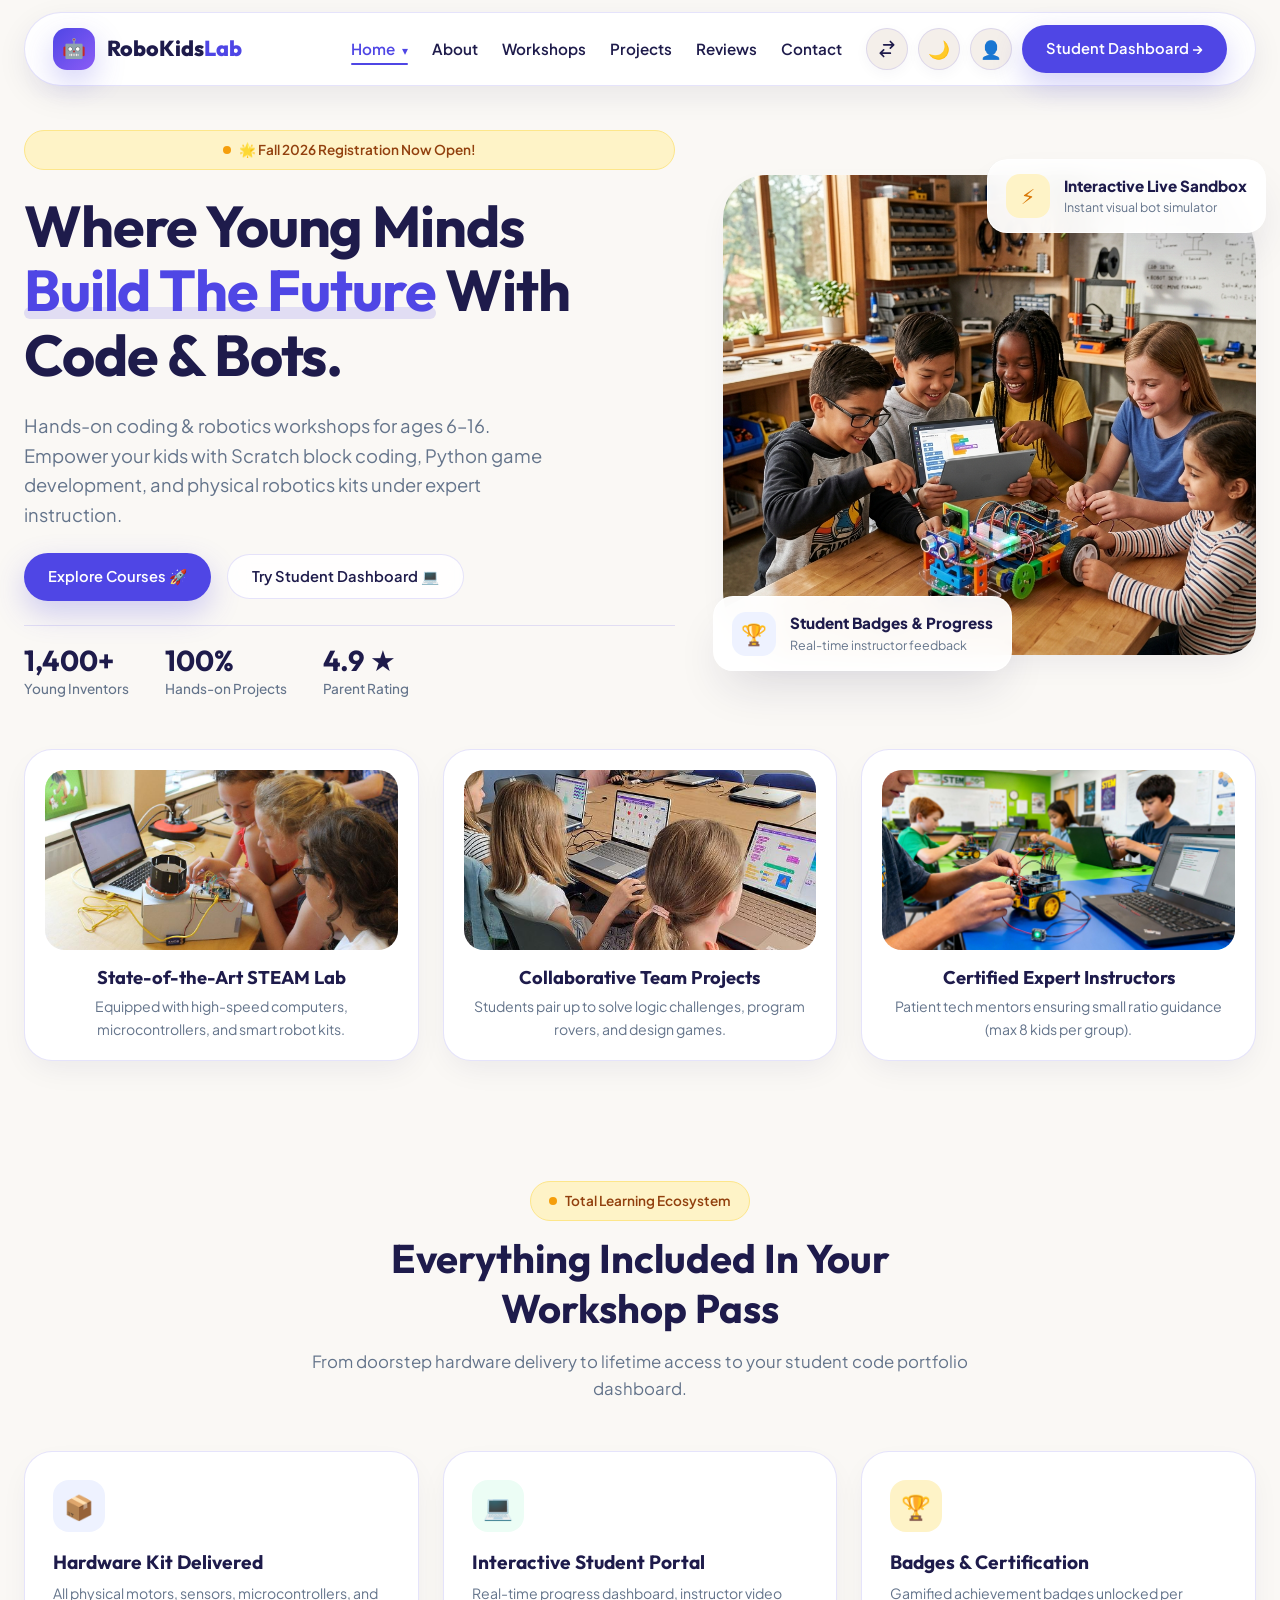
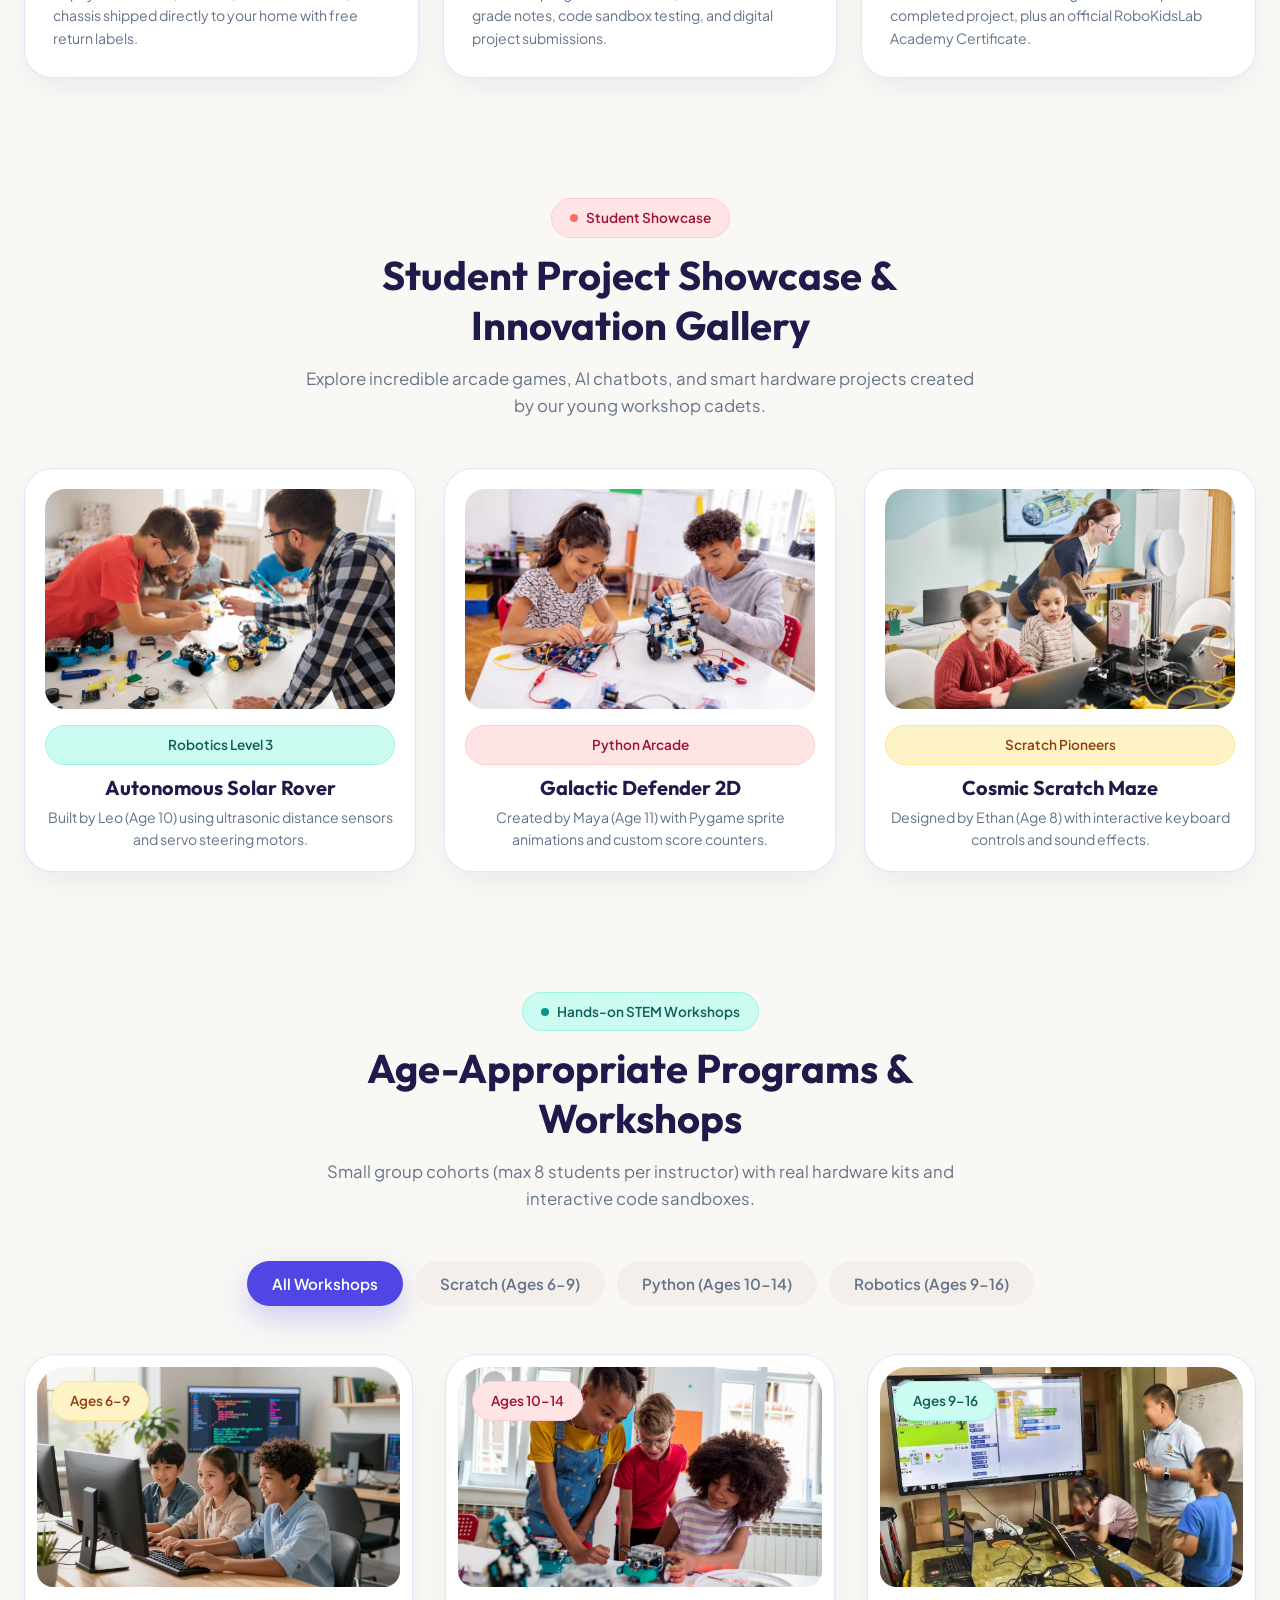
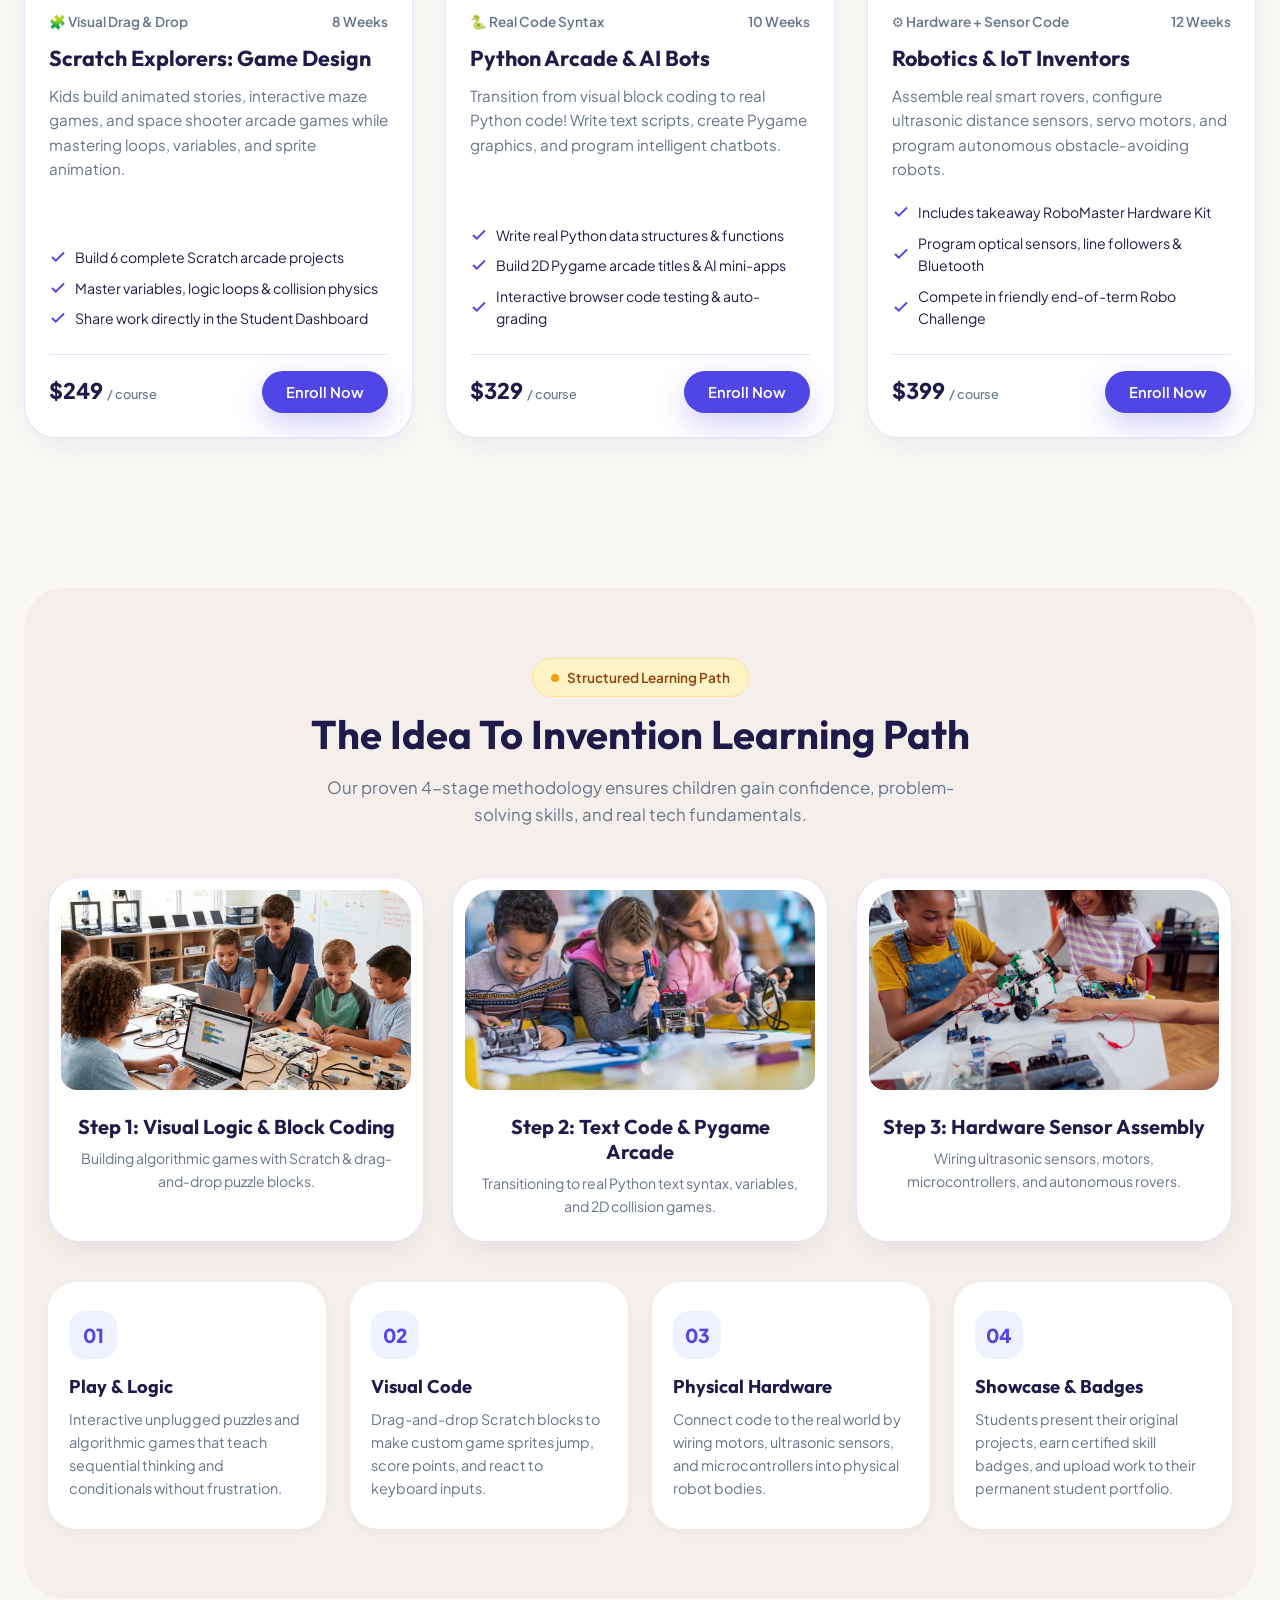
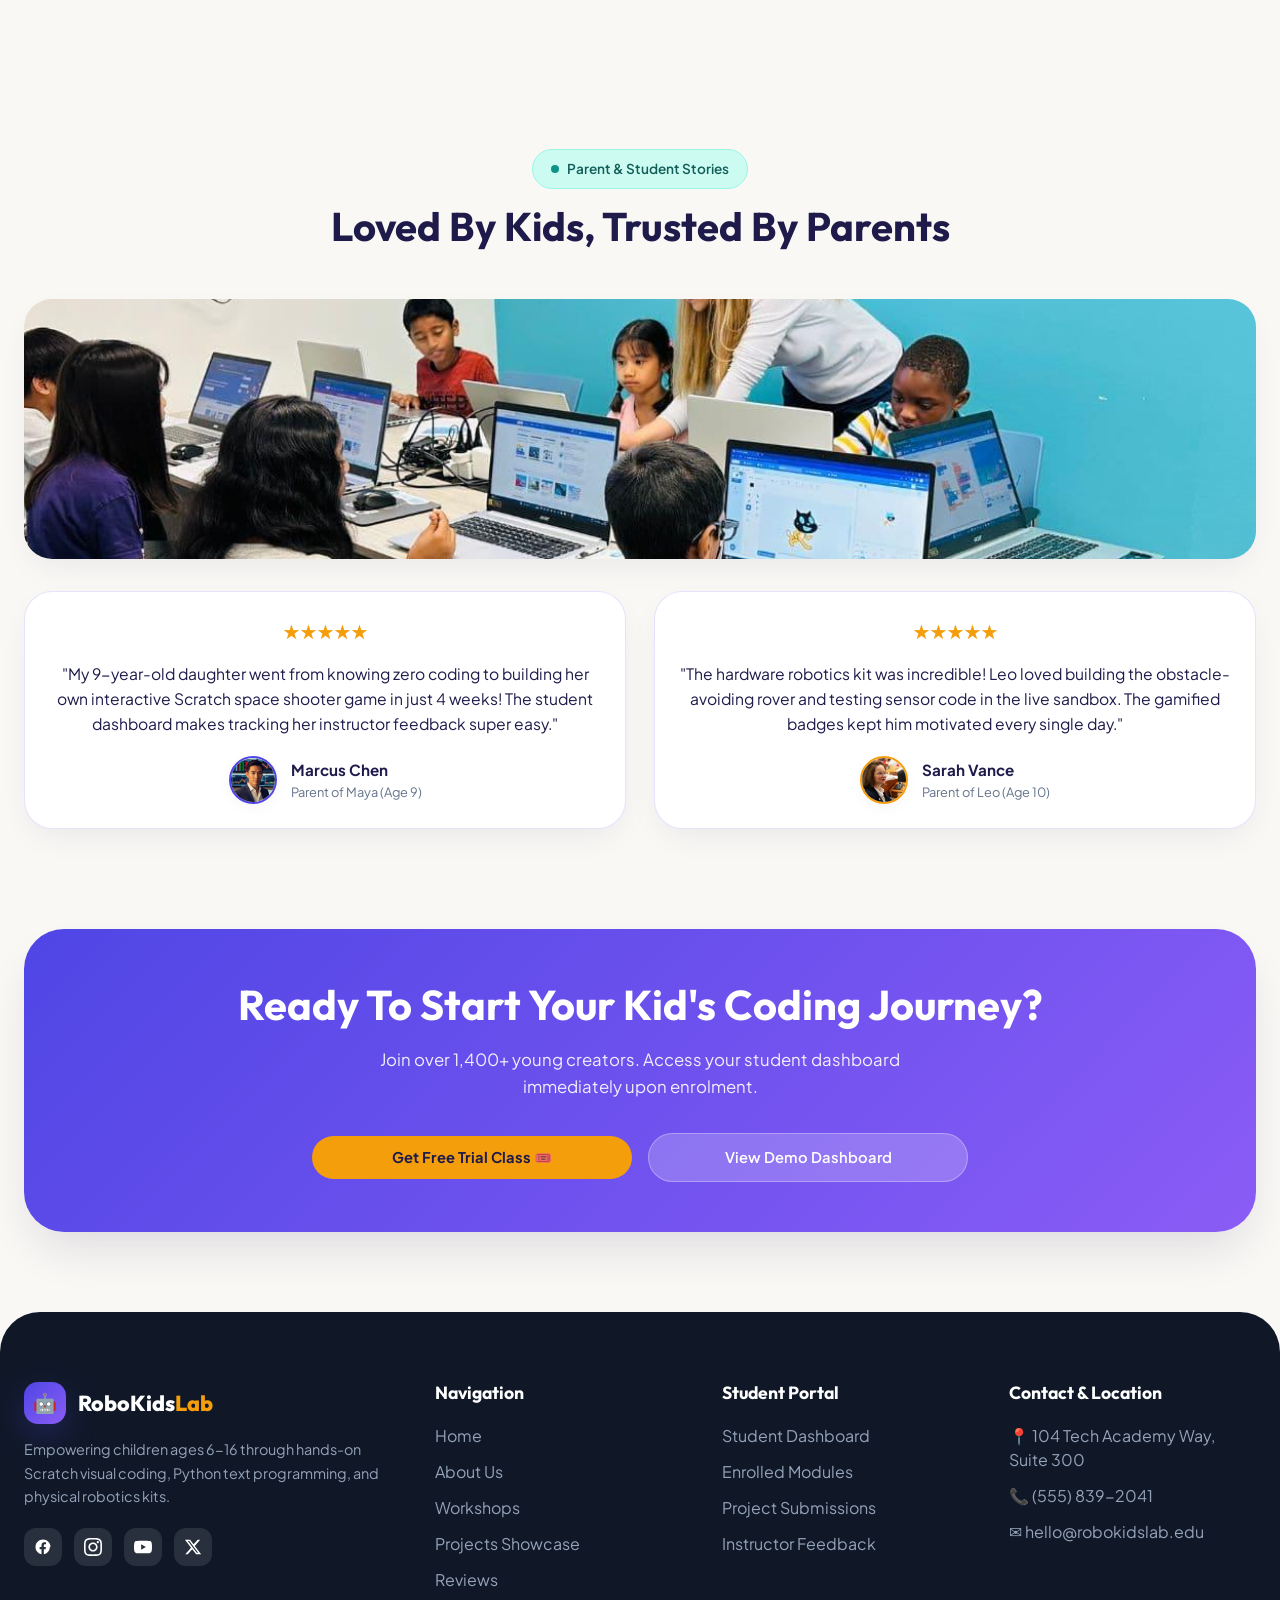
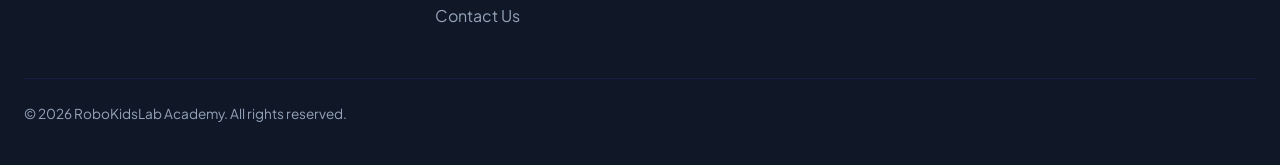
<file: index.html>
<!DOCTYPE html>
<html lang="en" data-theme="light" dir="ltr">

<head>
  <meta charset="UTF-8">
  <meta name="viewport" content="width=device-width, initial-scale=1.0">
  <title>Kids Coding & Robotics Workshop | Creative Tech Academy for Young Inventors</title>
  <meta name="description"
    content="Age-appropriate STEM programs in Scratch, Python, and Robotics kits for kids aged 6-16 with interactive student dashboard, project tracking, and certified instructors.">

  <!-- Favicon -->
  <link rel="icon" type="image/svg+xml" href="assets/images/favicon.svg">

  <!-- Google Fonts -->
  <link rel="preconnect" href="https://fonts.googleapis.com">
  <link rel="preconnect" href="https://fonts.gstatic.com" crossorigin>
  <link
    href="https://fonts.googleapis.com/css2?family=Outfit:wght@500;600;700;800&family=Plus+Jakarta+Sans:wght@400;500;600;700;800&display=swap"
    rel="stylesheet">

  <!-- Main Stylesheet -->
  <link rel="stylesheet" href="assets/css/style.css">
</head>

<body>

  <!-- FLOATING NAVIGATION BAR -->
  <header class="navbar container">
    <div class="nav-container">
      <a href="index.html" class="brand-logo">
        <div class="brand-icon">🤖</div>
        <span>RoboKids<span style="color: var(--primary);">Lab</span></span>
      </a>

      <!-- HAMBURGER TOGGLE BUTTON FOR <= 1024px VIEW -->
      <button id="hamburgerBtn" class="hamburger-btn" onclick="toggleMobileMenu()" aria-label="Toggle navigation menu">
        <span class="hamburger-bar"></span>
        <span class="hamburger-bar"></span>
        <span class="hamburger-bar"></span>
      </button>

      <!-- NAVIGATION MENU (MULTI-PAGE DEDICATED ARCHITECTURE) -->
      <div id="navMenu" class="nav-menu">
        <ul class="nav-links">
          <li class="nav-dropdown">
            <a href="#" class="active">Home <span class="dropdown-caret">▾</span></a>
            <ul class="nav-dropdown-menu">
              <li><a href="index.html" class="active">Home 1 - Tech Academy</a></li>
              <li><a href="home2.html">Home 2 - Robotics & Maker Track</a></li>
            </ul>
          </li>
          <li><a href="about.html" onclick="closeMobileMenu()">About</a></li>
          <li><a href="workshops.html" onclick="closeMobileMenu()">Workshops</a></li>
          <li><a href="projects.html" onclick="closeMobileMenu()">Projects</a></li>
          <li><a href="reviews.html" onclick="closeMobileMenu()">Reviews</a></li>
          <li><a href="contact.html" onclick="closeMobileMenu()">Contact</a></li>
        </ul>

        <div class="nav-actions">
          <button class="toggle-btn rtl-toggle-btn" onclick="toggleRTL()" title="Toggle Language Direction RTL/LTR"
            aria-label="Toggle RTL/LTR">
            <svg width="20" height="20" viewBox="0 0 24 24" fill="none" stroke="currentColor" stroke-width="2"
              stroke-linecap="round" stroke-linejoin="round">
              <path d="M8 7h12m0 0l-4-4m4 4l-4 4M16 17H4m0 0l4 4m-4-4l4-4" />
            </svg>
          </button>
          <button class="toggle-btn theme-toggle-btn" onclick="toggleTheme()" title="Toggle Dark/Light Theme"
            aria-label="Toggle Theme">🌙</button>
          <button class="toggle-btn" onclick="openLoginModal()" title="Student & Parent Login"
            aria-label="Log In">👤</button>

          <a href="dashboard.html" class="pill-btn pill-btn-primary" onclick="closeMobileMenu()">Student Dashboard →</a>
        </div>
      </div>
    </div>
  </header>

  <!-- 1. HOME HERO SECTION -->
  <section id="hero" class="hero container">
    <div class="hero-grid">
      <div class="hero-content">
        <div class="badge-pill badge-pill-amber">
          <span class="dot"></span> 🌟 Fall 2026 Registration Now Open!
        </div>

        <h1 class="hero-title">
          Where Young Minds <br>
          <span class="highlight">Build The Future</span> With Code & Bots.
        </h1>

        <p class="hero-desc">
          Hands-on coding & robotics workshops for ages 6–16. Empower your kids with Scratch block coding, Python game
          development, and physical robotics kits under expert instruction.
        </p>

        <div class="hero-cta">
          <a href="workshops.html" class="pill-btn pill-btn-primary">Explore Courses 🚀</a>
          <button class="pill-btn pill-btn-secondary" onclick="openLoginModal()">Try Student Dashboard 💻</button>
        </div>

        <div class="hero-stats">
          <div class="stat-item">
            <h4>1,400+</h4>
            <p>Young Inventors</p>
          </div>
          <div class="stat-item">
            <h4>100%</h4>
            <p>Hands-on Projects</p>
          </div>
          <div class="stat-item">
            <h4>4.9 ★</h4>
            <p>Parent Rating</p>
          </div>
        </div>
      </div>

      <!-- Main Home Image 1 -->
      <div class="hero-media">
        <div class="hero-frame-wrapper">
          <div class="organic-frame" style="height: 480px;">
            <img src="assets/images/hero.png" alt="Kids coding and building robots in workshop">
          </div>

          <!-- Floating Badge Pills -->
          <div class="floating-badge floating-badge-top">
            <div class="badge-icon-box" style="background: #FEF3C7; color: #D97706;">⚡</div>
            <div>
              <div style="font-weight:800; font-size:0.95rem;">Interactive Live Sandbox</div>
              <div style="font-size:0.78rem; color:var(--text-muted);">Instant visual bot simulator</div>
            </div>
          </div>

          <div class="floating-badge floating-badge-bottom">
            <div class="badge-icon-box" style="background: #EEF2FF; color: #4F46E5;">🏆</div>
            <div>
              <div style="font-weight:800; font-size:0.95rem;">Student Badges & Progress</div>
              <div style="font-size:0.78rem; color:var(--text-muted);">Real-time instructor feedback</div>
            </div>
          </div>
        </div>
      </div>
    </div>

    <!-- Home Section Featured Highlight Cards -->
    <div class="grid-center-last"
      style="margin-top: 50px; display: grid; grid-template-columns: repeat(auto-fit, minmax(280px, 1fr)); gap: 24px;">
      <div class="organic-card" style="text-align: center; padding: 20px;">
        <div style="height: 180px; border-radius: 20px; overflow: hidden; margin-bottom: 16px;">
          <img src="assets/images/img1.jpg" alt="Robotics Workshop Studio"
            style="width:100%; height:100%; object-fit:cover;">
        </div>
        <h4 style="font-size: 1.15rem; margin-bottom: 6px;">State-of-the-Art STEAM Lab</h4>
        <p style="font-size: 0.88rem; color: var(--text-muted);">Equipped with high-speed computers, microcontrollers,
          and smart robot kits.</p>
      </div>

      <div class="organic-card" style="text-align: center; padding: 20px;">
        <div style="height: 180px; border-radius: 20px; overflow: hidden; margin-bottom: 16px;">
          <img src="assets/images/img2.jpg" alt="Kids Collaborative Coding"
            style="width:100%; height:100%; object-fit:cover;">
        </div>
        <h4 style="font-size: 1.15rem; margin-bottom: 6px;">Collaborative Team Projects</h4>
        <p style="font-size: 0.88rem; color: var(--text-muted);">Students pair up to solve logic challenges, program
          rovers, and design games.</p>
      </div>

      <div class="organic-card" style="text-align: center; padding: 20px;">
        <div style="height: 180px; border-radius: 20px; overflow: hidden; margin-bottom: 16px;">
          <img src="assets/images/img3.jpg" alt="Certified STEM Mentors"
            style="width:100%; height:100%; object-fit:cover;">
        </div>
        <h4 style="font-size: 1.15rem; margin-bottom: 6px;">Certified Expert Instructors</h4>
        <p style="font-size: 0.88rem; color: var(--text-muted);">Patient tech mentors ensuring small ratio guidance (max
          8 kids per group).</p>
      </div>
    </div>
  </section>

  <!-- 2. TOTAL LEARNING ECOSYSTEM SECTION (PLACED ABOVE STUDENT SHOWCASE AS SPECIFIED IN ISSUE 2) -->
  <section id="lab-ecosystem" class="container" style="padding: 60px 0;">
    <div class="section-header">
      <div class="badge-pill badge-pill-amber section-subtitle">
        <span class="dot"></span> Total Learning Ecosystem
      </div>
      <h2 class="section-title">Everything Included In Your Workshop Pass</h2>
      <p class="section-desc">From doorstep hardware delivery to lifetime access to your student code portfolio
        dashboard.</p>
    </div>

    <div class="grid-center-last" style="display: grid; grid-template-columns: repeat(auto-fit, minmax(260px, 1fr)); gap: 24px;">
      <div class="organic-card" style="padding: 28px; text-align: left;">
        <div
          style="width: 52px; height: 52px; border-radius: 16px; background: #EEF2FF; color: var(--primary); display: flex; align-items: center; justify-content: center; font-size: 1.5rem; margin-bottom: 18px;">
          📦
        </div>
        <h4 style="font-size: 1.2rem; margin-bottom: 8px;">Hardware Kit Delivered</h4>
        <p style="font-size: 0.88rem; color: var(--text-muted);">All physical motors, sensors, microcontrollers, and
          chassis shipped directly to your home with free return labels.</p>
      </div>

      <div class="organic-card" style="padding: 28px; text-align: left;">
        <div
          style="width: 52px; height: 52px; border-radius: 16px; background: #ECFDF5; color: var(--accent-teal); display: flex; align-items: center; justify-content: center; font-size: 1.5rem; margin-bottom: 18px;">
          💻
        </div>
        <h4 style="font-size: 1.2rem; margin-bottom: 8px;">Interactive Student Portal</h4>
        <p style="font-size: 0.88rem; color: var(--text-muted);">Real-time progress dashboard, instructor video grade
          notes, code sandbox testing, and digital project submissions.</p>
      </div>

      <div class="organic-card" style="padding: 28px; text-align: left;">
        <div
          style="width: 52px; height: 52px; border-radius: 16px; background: #FEF3C7; color: #D97706; display: flex; align-items: center; justify-content: center; font-size: 1.5rem; margin-bottom: 18px;">
          🏆
        </div>
        <h4 style="font-size: 1.2rem; margin-bottom: 8px;">Badges & Certification</h4>
        <p style="font-size: 0.88rem; color: var(--text-muted);">Gamified achievement badges unlocked per completed
          project, plus an official RoboKidsLab Academy Certificate.</p>
      </div>
    </div>
  </section>

  <!-- 3. STUDENT PROJECT SHOWCASE & INNOVATION GALLERY -->
  <section id="projects" class="container" style="padding: 60px 0;">
    <div class="section-header">
      <div class="badge-pill badge-pill-coral section-subtitle">
        <span class="dot"></span> Student Showcase
      </div>
      <h2 class="section-title">Student Project Showcase & Innovation Gallery</h2>
      <p class="section-desc">Explore incredible arcade games, AI chatbots, and smart hardware projects created by our
        young workshop cadets.</p>
    </div>

    <div class="grid-center-last"
      style="display: grid; grid-template-columns: repeat(auto-fit, minmax(280px, 1fr)); gap: 28px;">
      <div class="organic-card" style="text-align: center; padding: 20px;">
        <div style="height: 220px; border-radius: 20px; overflow: hidden; margin-bottom: 16px;">
          <img src="assets/images/img11.jpg" alt="Student Autonomous Rover Project"
            style="width:100%; height:100%; object-fit:cover;">
        </div>
        <div class="badge-pill badge-pill-teal" style="margin-bottom: 10px;">Robotics Level 3</div>
        <h3 style="font-size: 1.25rem; margin-bottom: 6px;">Autonomous Solar Rover</h3>
        <p style="font-size: 0.88rem; color: var(--text-muted);">Built by Leo (Age 10) using ultrasonic distance sensors
          and servo steering motors.</p>
      </div>

      <div class="organic-card" style="text-align: center; padding: 20px;">
        <div style="height: 220px; border-radius: 20px; overflow: hidden; margin-bottom: 16px;">
          <img src="assets/images/img12.jpg" alt="Pygame Arcade Shooter"
            style="width:100%; height:100%; object-fit:cover;">
        </div>
        <div class="badge-pill badge-pill-coral" style="margin-bottom: 10px;">Python Arcade</div>
        <h3 style="font-size: 1.25rem; margin-bottom: 6px;">Galactic Defender 2D</h3>
        <p style="font-size: 0.88rem; color: var(--text-muted);">Created by Maya (Age 11) with Pygame sprite animations
          and custom score counters.</p>
      </div>

      <div class="organic-card" style="text-align: center; padding: 20px;">
        <div style="height: 220px; border-radius: 20px; overflow: hidden; margin-bottom: 16px;">
          <img src="assets/images/img13.jpg" alt="Scratch Animated Maze Game"
            style="width:100%; height:100%; object-fit:cover;">
        </div>
        <div class="badge-pill badge-pill-amber" style="margin-bottom: 10px;">Scratch Pioneers</div>
        <h3 style="font-size: 1.25rem; margin-bottom: 6px;">Cosmic Scratch Maze</h3>
        <p style="font-size: 0.88rem; color: var(--text-muted);">Designed by Ethan (Age 8) with interactive keyboard
          controls and sound effects.</p>
      </div>
    </div>
  </section>

  <!-- 4. WORKSHOPS & PROGRAMS OVERVIEW -->
  <section id="workshops" class="programs-section container">
    <div class="section-header">
      <div class="badge-pill badge-pill-teal section-subtitle">
        <span class="dot"></span> Hands-on STEM Workshops
      </div>
      <h2 class="section-title">Age-Appropriate Programs & Workshops</h2>
      <p class="section-desc">Small group cohorts (max 8 students per instructor) with real hardware kits and
        interactive code sandboxes.</p>
    </div>

    <!-- Filter Pills -->
    <div class="programs-filter">
      <button class="filter-tab active" onclick="filterPrograms('all', this)">All Workshops</button>
      <button class="filter-tab" onclick="filterPrograms('scratch', this)">Scratch (Ages 6-9)</button>
      <button class="filter-tab" onclick="filterPrograms('python', this)">Python (Ages 10-14)</button>
      <button class="filter-tab" onclick="filterPrograms('robotics', this)">Robotics (Ages 9-16)</button>
    </div>

    <div class="programs-grid">
      <!-- Workshop Card 1 -->
      <div class="program-card" data-category="scratch">
        <div class="program-img-wrap">
          <img src="assets/images/img7.jpg" alt="Scratch visual block coding for kids">
          <div class="program-tag-floating">
            <span class="badge-pill badge-pill-amber">Ages 6–9</span>
          </div>
        </div>
        <div class="program-body">
          <div class="program-meta">
            <span>🧩 Visual Drag & Drop</span>
            <span>8 Weeks</span>
          </div>
          <h3 class="program-title">Scratch Explorers: Game Design</h3>
          <p class="program-desc">Kids build animated stories, interactive maze games, and space shooter arcade games
            while mastering loops, variables, and sprite animation.</p>
          <ul class="program-highlights">
            <li>
              <svg width="18" height="18" viewBox="0 0 24 24" fill="none" stroke="currentColor" stroke-width="2.5">
                <polyline points="20 6 9 17 4 12"></polyline>
              </svg>
              Build 6 complete Scratch arcade projects
            </li>
            <li>
              <svg width="18" height="18" viewBox="0 0 24 24" fill="none" stroke="currentColor" stroke-width="2.5">
                <polyline points="20 6 9 17 4 12"></polyline>
              </svg>
              Master variables, logic loops & collision physics
            </li>
            <li>
              <svg width="18" height="18" viewBox="0 0 24 24" fill="none" stroke="currentColor" stroke-width="2.5">
                <polyline points="20 6 9 17 4 12"></polyline>
              </svg>
              Share work directly in the Student Dashboard
            </li>
          </ul>
          <div class="program-footer">
            <div class="program-price">$249 <span>/ course</span></div>
            <button class="pill-btn pill-btn-primary" onclick="openEnrollModal('Scratch Explorers')">Enroll Now</button>
          </div>
        </div>
      </div>

      <!-- Workshop Card 2 -->
      <div class="program-card" data-category="python">
        <div class="program-img-wrap">
          <img src="assets/images/img8.jpg" alt="Python programming course for kids">
          <div class="program-tag-floating">
            <span class="badge-pill badge-pill-coral">Ages 10–14</span>
          </div>
        </div>
        <div class="program-body">
          <div class="program-meta">
            <span>🐍 Real Code Syntax</span>
            <span>10 Weeks</span>
          </div>
          <h3 class="program-title">Python Arcade & AI Bots</h3>
          <p class="program-desc">Transition from visual block coding to real Python code! Write text scripts, create
            Pygame graphics, and program intelligent chatbots.</p>
          <ul class="program-highlights">
            <li>
              <svg width="18" height="18" viewBox="0 0 24 24" fill="none" stroke="currentColor" stroke-width="2.5">
                <polyline points="20 6 9 17 4 12"></polyline>
              </svg>
              Write real Python data structures & functions
            </li>
            <li>
              <svg width="18" height="18" viewBox="0 0 24 24" fill="none" stroke="currentColor" stroke-width="2.5">
                <polyline points="20 6 9 17 4 12"></polyline>
              </svg>
              Build 2D Pygame arcade titles & AI mini-apps
            </li>
            <li>
              <svg width="18" height="18" viewBox="0 0 24 24" fill="none" stroke="currentColor" stroke-width="2.5">
                <polyline points="20 6 9 17 4 12"></polyline>
              </svg>
              Interactive browser code testing & auto-grading
            </li>
          </ul>
          <div class="program-footer">
            <div class="program-price">$329 <span>/ course</span></div>
            <button class="pill-btn pill-btn-primary" onclick="openEnrollModal('Python Arcade & AI Bots')">Enroll
              Now</button>
          </div>
        </div>
      </div>

      <!-- Workshop Card 3 -->
      <div class="program-card" data-category="robotics">
        <div class="program-img-wrap">
          <img src="assets/images/img9.jpg" alt="Robotics kit and hardware building workshop">
          <div class="program-tag-floating">
            <span class="badge-pill badge-pill-teal">Ages 9–16</span>
          </div>
        </div>
        <div class="program-body">
          <div class="program-meta">
            <span>⚙️ Hardware + Sensor Code</span>
            <span>12 Weeks</span>
          </div>
          <h3 class="program-title">Robotics & IoT Inventors</h3>
          <p class="program-desc">Assemble real smart rovers, configure ultrasonic distance sensors, servo motors, and
            program autonomous obstacle-avoiding robots.</p>
          <ul class="program-highlights">
            <li>
              <svg width="18" height="18" viewBox="0 0 24 24" fill="none" stroke="currentColor" stroke-width="2.5">
                <polyline points="20 6 9 17 4 12"></polyline>
              </svg>
              Includes takeaway RoboMaster Hardware Kit
            </li>
            <li>
              <svg width="18" height="18" viewBox="0 0 24 24" fill="none" stroke="currentColor" stroke-width="2.5">
                <polyline points="20 6 9 17 4 12"></polyline>
              </svg>
              Program optical sensors, line followers & Bluetooth
            </li>
            <li>
              <svg width="18" height="18" viewBox="0 0 24 24" fill="none" stroke="currentColor" stroke-width="2.5">
                <polyline points="20 6 9 17 4 12"></polyline>
              </svg>
              Compete in friendly end-of-term Robo Challenge
            </li>
          </ul>
          <div class="program-footer">
            <div class="program-price">$399 <span>/ course</span></div>
            <button class="pill-btn pill-btn-primary" onclick="openEnrollModal('Robotics & IoT Inventors')">Enroll
              Now</button>
          </div>
        </div>
      </div>
    </div>
  </section>

  <!-- 5. IDEA TO INVENTION LEARNING PATH SECTION -->
  <section id="home2" class="container" style="padding: 60px 0;">
    <div class="roadmap-section">
      <div class="container">
        <div class="section-header">
          <div class="badge-pill badge-pill-amber section-subtitle">
            <span class="dot"></span> Structured Learning Path
          </div>
          <h2 class="section-title">The Idea To Invention Learning Path</h2>
          <p class="section-desc">Our proven 4-stage methodology ensures children gain confidence, problem-solving
            skills, and real tech fundamentals.</p>
        </div>

        <!-- 3 Feature Images -->
        <div class="grid-center-last"
          style="display: grid; grid-template-columns: repeat(auto-fit, minmax(280px, 1fr)); gap: 28px; margin-bottom: 40px;">
          <div class="program-card">
            <div class="program-img-wrap" style="height: 200px;">
              <img src="assets/images/img4.jpg" alt="Visual Logic Building">
            </div>
            <div class="program-body" style="text-align: center;">
              <h3 style="font-size: 1.25rem; margin-bottom: 8px;">Step 1: Visual Logic & Block Coding</h3>
              <p style="font-size: 0.88rem; color: var(--text-muted);">Building algorithmic games with Scratch &
                drag-and-drop puzzle blocks.</p>
            </div>
          </div>

          <div class="program-card">
            <div class="program-img-wrap" style="height: 200px;">
              <img src="assets/images/img5.jpg" alt="Python Arcade Programming">
            </div>
            <div class="program-body" style="text-align: center;">
              <h3 style="font-size: 1.25rem; margin-bottom: 8px;">Step 2: Text Code & Pygame Arcade</h3>
              <p style="font-size: 0.88rem; color: var(--text-muted);">Transitioning to real Python text syntax,
                variables, and 2D collision games.</p>
            </div>
          </div>

          <div class="program-card">
            <div class="program-img-wrap" style="height: 200px;">
              <img src="assets/images/img6.jpg" alt="Smart Robotics Assembly">
            </div>
            <div class="program-body" style="text-align: center;">
              <h3 style="font-size: 1.25rem; margin-bottom: 8px;">Step 3: Hardware Sensor Assembly</h3>
              <p style="font-size: 0.88rem; color: var(--text-muted);">Wiring ultrasonic sensors, motors,
                microcontrollers, and autonomous rovers.</p>
            </div>
          </div>
        </div>

        <div class="roadmap-grid">
          <div class="roadmap-step">
            <div class="step-num">01</div>
            <h3 class="step-title">Play & Logic</h3>
            <p class="step-desc">Interactive unplugged puzzles and algorithmic games that teach sequential thinking and
              conditionals without frustration.</p>
          </div>

          <div class="roadmap-step">
            <div class="step-num">02</div>
            <h3 class="step-title">Visual Code</h3>
            <p class="step-desc">Drag-and-drop Scratch blocks to make custom game sprites jump, score points, and react
              to keyboard inputs.</p>
          </div>

          <div class="roadmap-step">
            <div class="step-num">03</div>
            <h3 class="step-title">Physical Hardware</h3>
            <p class="step-desc">Connect code to the real world by wiring motors, ultrasonic sensors, and
              microcontrollers into physical robot bodies.</p>
          </div>

          <div class="roadmap-step">
            <div class="step-num">04</div>
            <h3 class="step-title">Showcase & Badges</h3>
            <p class="step-desc">Students present their original projects, earn certified skill badges, and upload work
              to their permanent student portfolio.</p>
          </div>
        </div>
      </div>
    </div>
  </section>

  <!-- 6. PARENT & STUDENT STORIES SECTION (MOVED TO SECOND-LAST POSITION AS SPECIFIED IN ISSUE 1) -->
  <section id="reviews" class="container" style="padding: 60px 0;">
    <div class="section-header">
      <div class="badge-pill badge-pill-teal section-subtitle">
        <span class="dot"></span> Parent & Student Stories
      </div>
      <h2 class="section-title">Loved By Kids, Trusted By Parents</h2>
    </div>

    <!-- Review Showcase Image -->
    <div
      style="margin-bottom: 32px; border-radius: 28px; overflow: hidden; height: 260px; box-shadow: var(--shadow-md);">
      <img src="assets/images/img10.jpg" alt="Parent & Student Workshop Review Showcase"
        style="width: 100%; height: 100%; object-fit: cover;">
    </div>

    <div class="grid-center-last"
      style="display: grid; grid-template-columns: repeat(auto-fit, minmax(280px, 1fr)); gap: 28px;">
      <div class="organic-card" style="text-align: center;">
        <div style="color: var(--accent-amber); font-size: 1.2rem; margin-bottom: 14px;">★★★★★</div>
        <p style="font-size: 0.98rem; color: var(--text-dark); margin-bottom: 20px;">
          "My 9-year-old daughter went from knowing zero coding to building her own interactive Scratch space shooter
          game in just 4 weeks! The student dashboard makes tracking her instructor feedback super easy."
        </p>
        <div style="display: flex; align-items: center; justify-content: center; gap: 14px;">
          <img src="assets/images/marcus-chen.png" alt="Marcus Chen"
            style="width: 48px; height: 48px; border-radius: 50%; object-fit: cover; border: 2px solid var(--primary); box-shadow: var(--shadow-sm);">
          <div style="text-align: left;">
            <div style="font-weight: 700; font-size: 0.95rem;">Marcus Chen</div>
            <div style="font-size: 0.8rem; color: var(--text-muted);">Parent of Maya (Age 9)</div>
          </div>
        </div>
      </div>

      <div class="organic-card" style="text-align: center;">
        <div style="color: var(--accent-amber); font-size: 1.2rem; margin-bottom: 14px;">★★★★★</div>
        <p style="font-size: 0.98rem; color: var(--text-dark); margin-bottom: 20px;">
          "The hardware robotics kit was incredible! Leo loved building the obstacle-avoiding rover and testing sensor
          code in the live sandbox. The gamified badges kept him motivated every single day."
        </p>
        <div style="display: flex; align-items: center; justify-content: center; gap: 14px;">
          <img src="assets/images/sarah-vance.png" alt="Sarah Vance"
            style="width: 48px; height: 48px; border-radius: 50%; object-fit: cover; border: 2px solid var(--accent-amber); box-shadow: var(--shadow-sm);">
          <div style="text-align: left;">
            <div style="font-weight: 700; font-size: 0.95rem;">Sarah Vance</div>
            <div style="font-size: 0.8rem; color: var(--text-muted);">Parent of Leo (Age 10)</div>
          </div>
        </div>
      </div>
    </div>
  </section>

  <!-- 7. CTA BANNER (LAST CONTENT SECTION BEFORE FOOTER) -->
  <section class="container" style="margin: 40px auto 80px;">
    <div
      style="background: linear-gradient(135deg, var(--primary), var(--accent-purple)); border-radius: 40px; padding: 50px 24px; text-align: center; color: #fff; box-shadow: var(--shadow-lg);">
      <h2 style="color: #fff; font-size: clamp(1.8rem, 4vw, 2.6rem); margin-bottom: 16px;">Ready To Start Your Kid's
        Coding Journey?</h2>
      <p style="font-size: 1.05rem; opacity: 0.9; max-width: 600px; margin: 0 auto 32px;">
        Join over 1,400+ young creators. Access your student dashboard immediately upon enrolment.
      </p>
      <div style="display: flex; align-items: center; justify-content: center; gap: 16px; flex-wrap: wrap;">
        <button class="pill-btn pill-btn-amber" style="width: 100%; max-width: 320px;"
          onclick="openEnrollModal('General Program')">Get Free Trial Class 🎟️</button>
        <a href="dashboard.html" class="pill-btn pill-btn-outline-light" style="width: 100%; max-width: 320px;">View
          Demo Dashboard</a>
      </div>
    </div>
  </section>

  <!-- FOOTER -->
  <footer class="footer">
    <div class="container">
      <div class="footer-grid">
        <div class="footer-brand">
          <div class="brand-logo" style="color: #fff; margin-bottom: 14px;">
            <div class="brand-icon">🤖</div>
            <span>RoboKids<span style="color: var(--accent-amber);">Lab</span></span>
          </div>
          <p style="font-size: 0.9rem;">
            Empowering children ages 6-16 through hands-on Scratch visual coding, Python text programming, and physical
            robotics kits.
          </p>

          <div class="footer-socials"
            style="display: flex; align-items: center; justify-content: flex-start; gap: 12px; margin-top: 20px;">
            <a href="#" class="social-icon" aria-label="Facebook">
              <svg width="18" height="18" fill="currentColor" viewBox="0 0 24 24">
                <path
                  d="M22 12c0-5.52-4.48-10-10-10S2 6.48 2 12c0 4.84 3.44 8.87 8 9.8V15H7.5v-3H10V9.5C10 7.01 11.49 5.65 13.75 5.65c1.08 0 2.25.19 2.25.19v2.47h-1.27c-1.23 0-1.61.77-1.61 1.56V12h2.78l-.44 3h-2.34v6.8c4.56-.93 8-4.96 8-9.8z" />
              </svg>
            </a>
            <a href="#" class="social-icon" aria-label="Instagram">
              <svg width="18" height="18" fill="currentColor" viewBox="0 0 24 24">
                <path
                  d="M12 2.163c3.204 0 3.584.012 4.85.07 3.252.148 4.771 1.691 4.919 4.919.058 1.265.069 1.645.069 4.849 0 3.205-.012 3.584-.069 4.849-.149 3.225-1.664 4.771-4.919 4.919-1.266.058-1.644.07-4.85.07-3.204 0-3.584-.012-4.849-.07-3.26-.149-4.771-1.699-4.919-4.92-.058-1.265-.07-1.644-.07-4.849 0-3.204.013-3.583.07-4.849.149-3.227 1.664-4.771 4.919-4.919 1.266-.057 1.645-.069 4.849-.069zm0-2.163c-3.259 0-3.667.014-4.947.072-4.358.2-6.78 2.618-6.98 6.98-.059 1.281-.073 1.689-.073 4.948 0 3.259.014 3.668.072 4.948.2 4.358 2.618 6.78 6.98 6.98 1.281.058 1.689.072 4.948.072 3.259 0 3.668-.014 4.948-.072 4.354-.2 6.782-2.618 6.979-6.98.059-1.28.073-1.689.073-4.948 0-3.259-.014-3.667-.072-4.947-.196-4.354-2.617-6.78-6.979-6.98-1.281-.059-1.69-.073-4.949-.073zm0 5.838c-3.403 0-6.162 2.759-6.162 6.162s2.759 6.163 6.162 6.163 6.162-2.759 6.162-6.163c0-3.403-2.759-6.162-6.162-6.162zm0 10.162c-2.209 0-4-1.79-4-4 0-2.209 1.791-4 4-4s4 1.791 4 4c0 2.21-1.791 4-4 4zm6.406-11.845c-.796 0-1.441.645-1.441 1.44s.645 1.44 1.441 1.44c.795 0 1.439-.645 1.439-1.44s-.644-1.44-1.439-1.44z" />
              </svg>
            </a>
            <a href="#" class="social-icon" aria-label="YouTube">
              <svg width="18" height="18" fill="currentColor" viewBox="0 0 24 24">
                <path
                  d="M23.498 6.186a3.016 3.016 0 0 0-2.122-2.136C19.505 3.545 12 3.545 12 3.545s-7.505 0-9.377.505A3.017 3.017 0 0 0 .502 6.186C0 8.07 0 12 0 12s0 3.93.502 5.814a3.016 3.016 0 0 0 2.122 2.136c1.871.505 9.376.505 9.376.505s7.505 0 9.377-.505a3.015 3.015 0 0 0 2.122-2.136C24 15.93 24 12 24 12s0-3.93-.502-5.814zM9.545 15.568V8.432L15.818 12l-6.273 3.568z" />
              </svg>
            </a>
            <a href="#" class="social-icon" aria-label="Twitter">
              <svg width="18" height="18" fill="currentColor" viewBox="0 0 24 24">
                <path
                  d="M18.244 2.25h3.308l-7.227 8.26 8.502 11.24H16.17l-5.214-6.817L4.99 21.75H1.68l7.73-8.835L1.254 2.25H8.08l4.713 6.231zm-1.161 17.52h1.833L7.084 4.126H5.117z" />
              </svg>
            </a>
          </div>
        </div>

        <div class="footer-col">
          <h4>Navigation</h4>
          <ul>
            <li><a href="index.html">Home</a></li>
            <li><a href="about.html">About Us</a></li>
            <li><a href="workshops.html">Workshops</a></li>
            <li><a href="projects.html">Projects Showcase</a></li>
            <li><a href="reviews.html">Reviews</a></li>
            <li><a href="contact.html">Contact Us</a></li>
          </ul>
        </div>

        <div class="footer-col">
          <h4>Student Portal</h4>
          <ul>
            <li><a href="dashboard.html">Student Dashboard</a></li>
            <li><a href="dashboard.html">Enrolled Modules</a></li>
            <li><a href="dashboard.html">Project Submissions</a></li>
            <li><a href="dashboard.html">Instructor Feedback</a></li>
          </ul>
        </div>

        <div class="footer-col">
          <h4>Contact & Location</h4>
          <ul>
            <li>📍 104 Tech Academy Way, Suite 300</li>
            <li>📞 (555) 839-2041</li>
            <li>✉️ hello@robokidslab.edu</li>
          </ul>
        </div>
      </div>

      <div class="footer-bottom"
        style="display: flex; align-items: center; justify-content: space-between; flex-wrap: wrap; gap: 16px; margin-top: 24px; padding-top: 24px; border-top: 1px solid var(--border-light);">
        <p>© 2026 RoboKidsLab Academy. All rights reserved.</p>
      </div>
    </div>
  </footer>

  <!-- LOGIN / PORTAL MODAL -->
  <div id="loginModal" class="modal-overlay">
    <div class="modal-content">
      <button class="modal-close" onclick="closeLoginModal()">✕</button>
      <div style="text-align: center; margin-bottom: 24px;">
        <div class="brand-icon" style="margin: 0 auto 12px; width: 50px; height: 50px; font-size: 1.4rem;">🤖</div>
        <h3 style="font-size: 1.5rem;">Student & Parent Login</h3>
        <p style="font-size: 0.88rem; color: var(--text-muted);">Access course modules, submit projects & view teacher
          grades</p>
      </div>

      <form onsubmit="handleLoginSubmit(event)">
        <div class="form-group">
          <label>Student Username or Parent Email</label>
          <input type="text" class="form-control" placeholder="e.g. leo_vance or parent@gmail.com" value="leo_vance"
            required>
        </div>
        <div class="form-group">
          <label>Password</label>
          <div class="password-wrapper">
            <input type="password" id="modalPasswordInput" class="form-control" placeholder="••••••••"
              value="password123" required>
            <button type="button" class="password-toggle-btn"
              onclick="togglePasswordVisibility('modalPasswordInput', this)" title="Show/Hide Password"
              aria-label="Toggle Password Visibility">👁️</button>
          </div>
        </div>
        <div
          style="display: flex; align-items: center; justify-content: space-between; margin-bottom: 24px; font-size: 0.85rem; flex-wrap: nowrap; gap: 8px; width: 100%;">
          <label
            style="display:flex; align-items:center; gap:8px; cursor:pointer; white-space: nowrap; font-size: clamp(0.7rem, 3.5vw, 0.85rem);">
            <input type="checkbox" checked> Remember me
          </label>
          <a href="#" class="forgot-link"
            style="margin-left: auto; white-space: nowrap; font-size: clamp(0.7rem, 3.5vw, 0.85rem);">Forgot
            Password?</a>
        </div>
        <button type="submit" class="pill-btn pill-btn-primary" style="width: 100%; justify-content: center;">Log In To
          Student Dashboard →</button>
      </form>
    </div>
  </div>

  <!-- ENROLLMENT MODAL -->
  <div id="enrollModal" class="modal-overlay">
    <div class="modal-content">
      <button class="modal-close" onclick="closeEnrollModal()">✕</button>
      <div style="margin-bottom: 24px; text-align: center;">
        <span class="badge-pill badge-pill-amber">Quick Enrolment</span>
        <h3 id="enrollCourseTitle" style="font-size: 1.6rem; margin-top: 8px;">Enroll in Course</h3>
        <p style="font-size: 0.88rem; color: var(--text-muted);">Reserve a spot for your child in our next cohort.</p>
      </div>

      <form onsubmit="handleEnrollSubmit(event)">
        <input type="hidden" id="enrollCourseInput" value="General Program">
        <div class="form-group">
          <label>Child's Full Name</label>
          <input type="text" class="form-control" placeholder="e.g. Leo Vance" required>
        </div>
        <div class="form-group">
          <label>Child's Age</label>
          <select class="form-control" required>
            <option value="6-8">6 - 8 Years Old (Scratch)</option>
            <option value="9-12">9 - 12 Years Old (Python / Robotics)</option>
            <option value="13-16">13 - 16 Years Old (Advanced Python & Hardware)</option>
          </select>
        </div>
        <div class="form-group">
          <label>Parent Contact Email</label>
          <input type="email" class="form-control" placeholder="parent@example.com" required>
        </div>
        <button type="submit" class="pill-btn pill-btn-primary" style="width: 100%; justify-content: center;">Complete
          Reservation 🚀</button>
      </form>
    </div>
  </div>

  <!-- FLOATING TOP-TO-BOTTOM SCROLL BUTTON -->
  <button id="backToTopBtn" class="floating-top-btn" onclick="scrollToTop()" title="Scroll to Top"
    aria-label="Scroll to Top">↑</button>

  <!-- TOAST NOTIFICATION CONTAINER -->
  <div id="toast" class="toast">
    <span id="toastIcon">✨</span>
    <span id="toastMsg">Notification message here</span>
  </div>

  <!-- Scripts -->
  <script src="assets/js/main.js"></script>
</body>

</html>
</file>
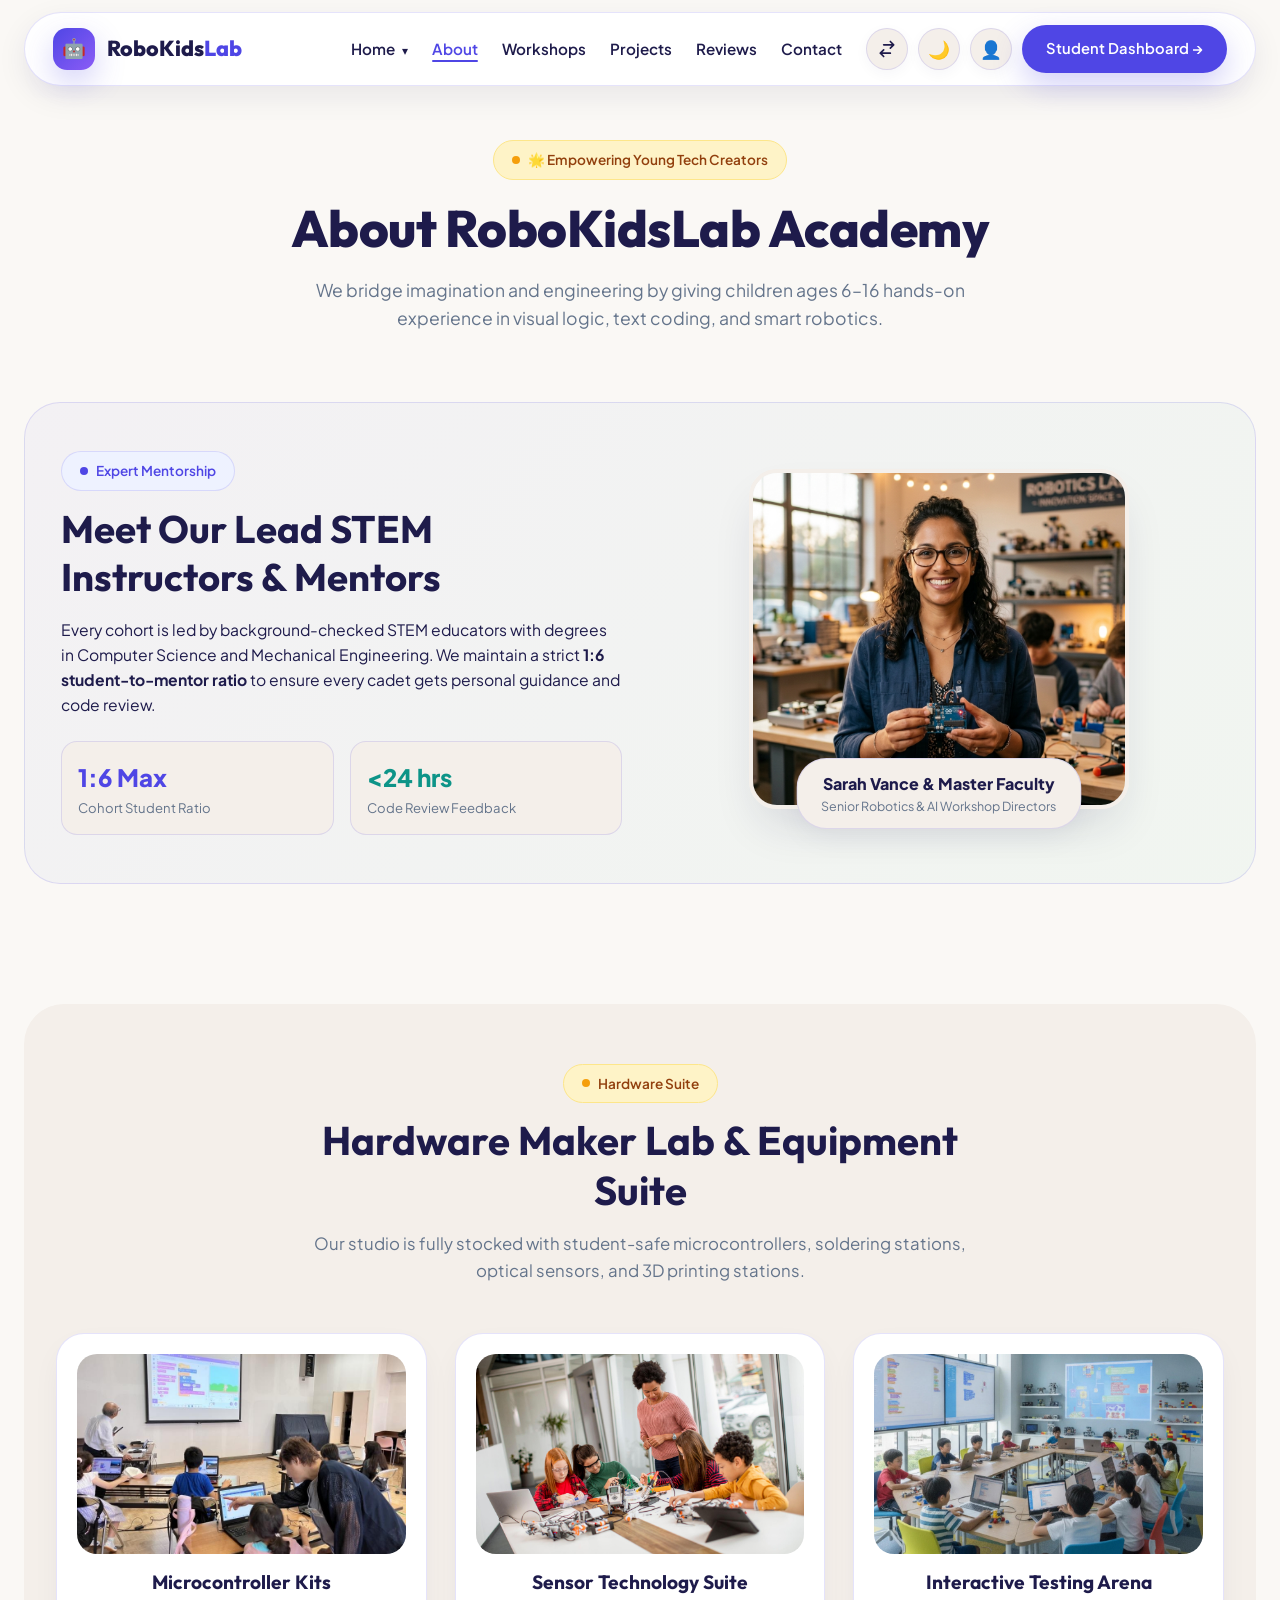
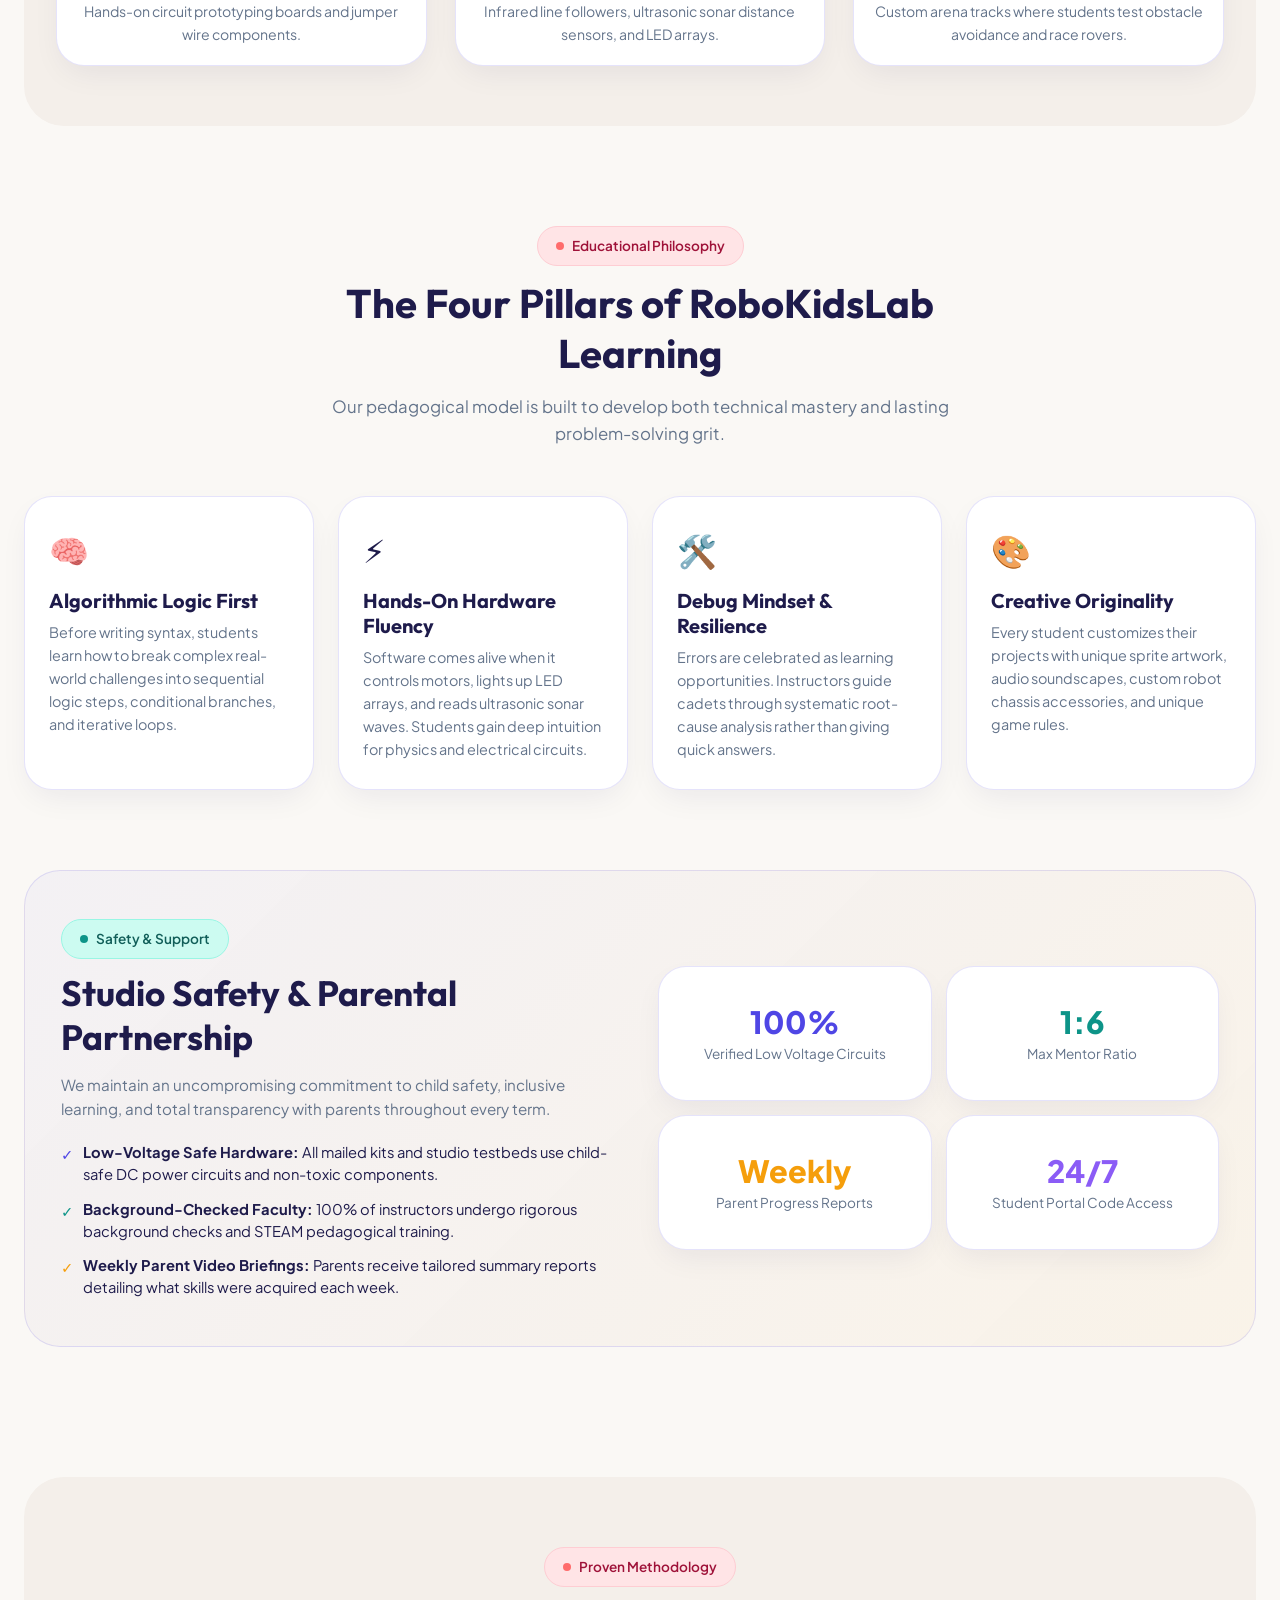
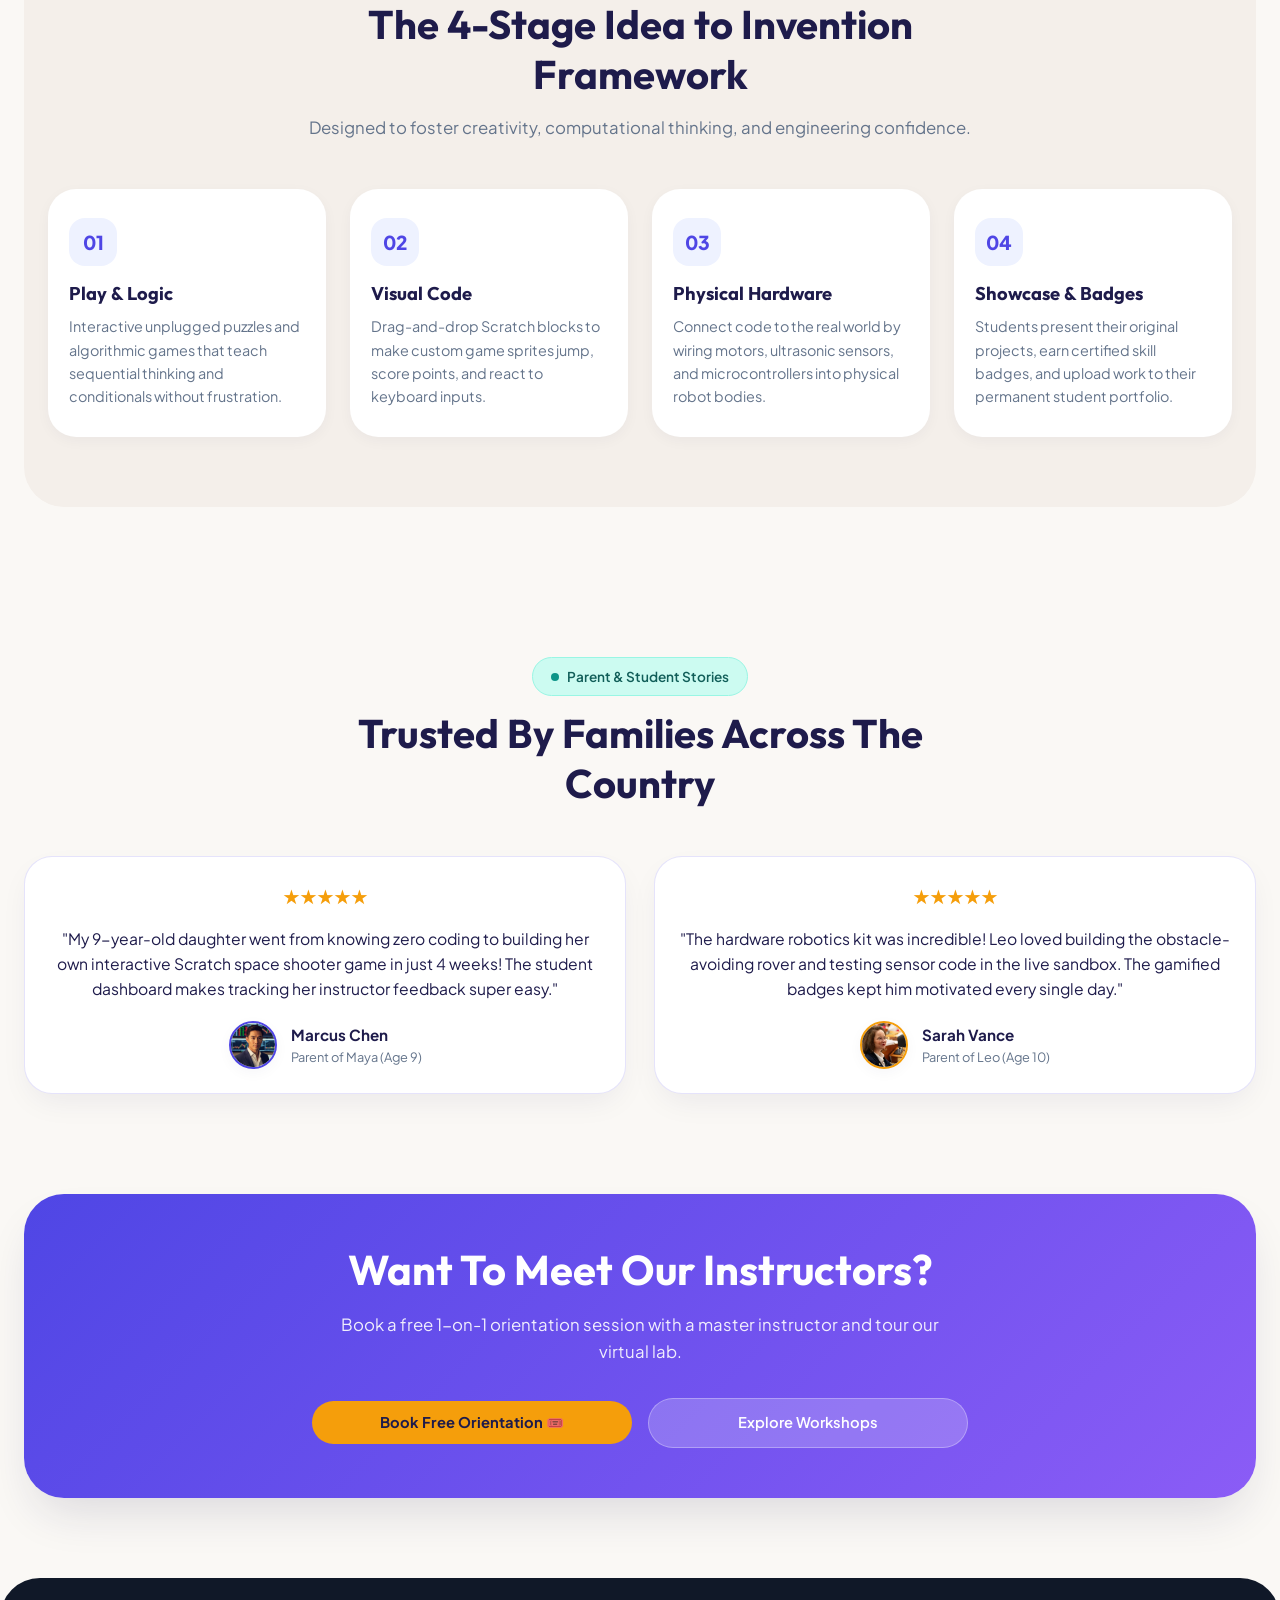
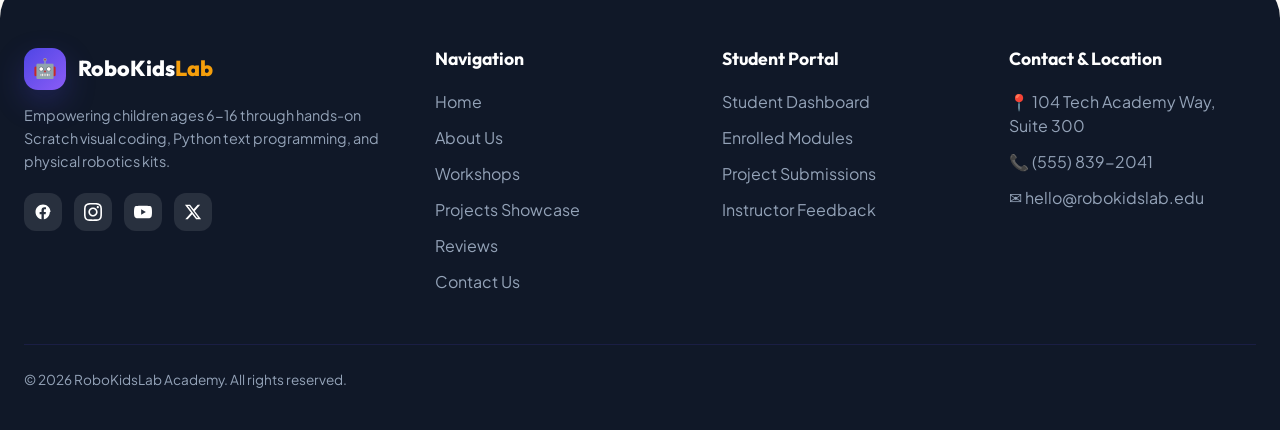
<file: about.html>
<!DOCTYPE html>
<html lang="en" data-theme="light" dir="ltr">

<head>
  <meta charset="UTF-8">
  <meta name="viewport" content="width=device-width, initial-scale=1.0">
  <title>About Us | RoboKidsLab Academy</title>
  <meta name="description"
    content="Learn about RoboKidsLab Academy's certified STEM mentors, hands-on hardware maker lab, and proven 4-stage coding curriculum for young inventors.">

  <!-- Favicon -->
  <link rel="icon" type="image/svg+xml" href="assets/images/favicon.svg">

  <!-- Google Fonts -->
  <link rel="preconnect" href="https://fonts.googleapis.com">
  <link rel="preconnect" href="https://fonts.gstatic.com" crossorigin>
  <link
    href="https://fonts.googleapis.com/css2?family=Outfit:wght@500;600;700;800&family=Plus+Jakarta+Sans:wght@400;500;600;700;800&display=swap"
    rel="stylesheet">

  <!-- Main Stylesheet -->
  <link rel="stylesheet" href="assets/css/style.css">
</head>

<body>

  <!-- FLOATING NAVIGATION BAR -->
  <header class="navbar container">
    <div class="nav-container">
      <a href="index.html" class="brand-logo">
        <div class="brand-icon">🤖</div>
        <span>RoboKids<span style="color: var(--primary);">Lab</span></span>
      </a>

      <!-- HAMBURGER TOGGLE BUTTON FOR <= 1024px VIEW -->
      <button id="hamburgerBtn" class="hamburger-btn" onclick="toggleMobileMenu()" aria-label="Toggle navigation menu">
        <span class="hamburger-bar"></span>
        <span class="hamburger-bar"></span>
        <span class="hamburger-bar"></span>
      </button>

      <!-- NAVIGATION MENU -->
      <div id="navMenu" class="nav-menu">
        <ul class="nav-links">
          <li class="nav-dropdown">
            <a href="#">Home <span class="dropdown-caret">▾</span></a>
            <ul class="nav-dropdown-menu">
              <li><a href="index.html">Home 1 - Tech Academy</a></li>
              <li><a href="home2.html">Home 2 - Robotics & Maker Track</a></li>
            </ul>
          </li>
          <li><a href="about.html" class="active" onclick="closeMobileMenu()">About</a></li>
          <li><a href="workshops.html" onclick="closeMobileMenu()">Workshops</a></li>
          <li><a href="projects.html" onclick="closeMobileMenu()">Projects</a></li>
          <li><a href="reviews.html" onclick="closeMobileMenu()">Reviews</a></li>
          <li><a href="contact.html" onclick="closeMobileMenu()">Contact</a></li>
        </ul>

        <div class="nav-actions">
          <button class="toggle-btn rtl-toggle-btn" onclick="toggleRTL()" title="Toggle Language Direction RTL/LTR"
            aria-label="Toggle RTL/LTR">
            <svg width="20" height="20" viewBox="0 0 24 24" fill="none" stroke="currentColor" stroke-width="2"
              stroke-linecap="round" stroke-linejoin="round">
              <path d="M8 7h12m0 0l-4-4m4 4l-4 4M16 17H4m0 0l4 4m-4-4l4-4" />
            </svg>
          </button>
          <button class="toggle-btn theme-toggle-btn" onclick="toggleTheme()" title="Toggle Dark/Light Theme"
            aria-label="Toggle Theme">🌙</button>
          <button class="toggle-btn" onclick="openLoginModal()" title="Student & Parent Login"
            aria-label="Log In">👤</button>

          <a href="dashboard.html" class="pill-btn pill-btn-primary" onclick="closeMobileMenu()">Student Dashboard →</a>
        </div>
      </div>
    </div>
  </header>

  <!-- PAGE HEADER BANNER -->
  <section class="container page-header">
    <div class="badge-pill badge-pill-amber">
      <span class="dot"></span> 🌟 Empowering Young Tech Creators
    </div>
    <h1>About RoboKidsLab Academy</h1>
    <p>
      We bridge imagination and engineering by giving children ages 6–16 hands-on experience in visual logic, text coding, and smart robotics.
    </p>
  </section>

  <!-- 1. CERTIFIED LEAD FACULTY & MENTORS -->
  <section id="faculty-mentors" class="container" style="padding: 20px 0 60px;">
    <div class="feature-banner-box"
      style="background: linear-gradient(135deg, rgba(79, 70, 229, 0.04), rgba(16, 185, 129, 0.04));">
      <div class="feature-banner-grid">
        <div>
          <div class="badge-pill badge-pill-purple" style="margin-bottom: 14px;">
            <span class="dot"></span> Expert Mentorship
          </div>
          <h2 style="font-size: clamp(1.8rem, 3.5vw, 2.4rem); margin-bottom: 16px;">Meet Our Lead STEM Instructors &
            Mentors</h2>
          <p style="font-size: 0.98rem; color: var(--text-dark); margin-bottom: 24px; line-height: 1.6;">
            Every cohort is led by background-checked STEM educators with degrees in Computer Science and Mechanical
            Engineering. We maintain a strict <strong>1:6 student-to-mentor ratio</strong> to ensure every cadet gets
            personal guidance and code review.
          </p>
          <div style="display: grid; grid-template-columns: repeat(2, 1fr); gap: 16px;">
            <div
              style="background: var(--bg-card); padding: 16px; border-radius: 16px; border: 1px solid var(--border-light);">
              <div style="font-size: 1.5rem; font-weight: 800; color: var(--primary);">1:6 Max</div>
              <div style="font-size: 0.82rem; color: var(--text-muted);">Cohort Student Ratio</div>
            </div>
            <div
              style="background: var(--bg-card); padding: 16px; border-radius: 16px; border: 1px solid var(--border-light);">
              <div style="font-size: 1.5rem; font-weight: 800; color: var(--accent-teal);">&lt;24 hrs</div>
              <div style="font-size: 0.82rem; color: var(--text-muted);">Code Review Feedback</div>
            </div>
          </div>
        </div>

        <div style="text-align: center;">
          <div style="position: relative; display: inline-block; max-width: 380px; width: 100%;">
            <div
              style="border-radius: 28px; overflow: hidden; height: 340px; box-shadow: var(--shadow-lg); border: 4px solid var(--bg-card);">
              <img src="assets/images/instructor.png" alt="Lead Robotics Instructor & Mentor"
                style="width: 100%; height: 100%; object-fit: cover;">
            </div>
            <div
              style="position: absolute; bottom: -20px; left: 50%; transform: translateX(-50%); background: var(--bg-card); padding: 12px 24px; border-radius: 30px; box-shadow: var(--shadow-md); border: 1px solid var(--border-light); white-space: nowrap;">
              <div style="font-weight: 800; font-size: 1rem; color: var(--text-dark);">Sarah Vance & Master Faculty
              </div>
              <div style="font-size: 0.78rem; color: var(--text-muted);">Senior Robotics & AI Workshop Directors</div>
            </div>
          </div>
        </div>
      </div>
    </div>
  </section>

  <!-- 2. HARDWARE MAKER LAB & EQUIPMENT SUITE -->
  <section id="maker-lab" class="container" style="padding: 60px 0;">
    <div style="background: var(--bg-card); border-radius: 40px; padding: 60px 32px;">
      <div class="section-header">
        <div class="badge-pill badge-pill-amber section-subtitle">
          <span class="dot"></span> Hardware Suite
        </div>
        <h2 class="section-title">Hardware Maker Lab & Equipment Suite</h2>
        <p class="section-desc">Our studio is fully stocked with student-safe microcontrollers, soldering stations,
          optical sensors, and 3D printing stations.</p>
      </div>

      <div class="grid-center-last"
        style="display: grid; grid-template-columns: repeat(auto-fit, minmax(280px, 1fr)); gap: 28px;">
        <div class="organic-card" style="text-align: center; padding: 20px;">
          <div style="height: 200px; border-radius: 20px; overflow: hidden; margin-bottom: 16px;">
            <img src="assets/images/img14.jpg" alt="Smart Microcontroller Board"
              style="width:100%; height:100%; object-fit:cover;">
          </div>
          <h4 style="font-size: 1.2rem; margin-bottom: 6px;">Microcontroller Kits</h4>
          <p style="font-size: 0.88rem; color: var(--text-muted);">Hands-on circuit prototyping boards and jumper wire
            components.</p>
        </div>

        <div class="organic-card" style="text-align: center; padding: 20px;">
          <div style="height: 200px; border-radius: 20px; overflow: hidden; margin-bottom: 16px;">
            <img src="assets/images/img15.jpg" alt="Optical & Obstacle Sensors"
              style="width:100%; height:100%; object-fit:cover;">
          </div>
          <h4 style="font-size: 1.2rem; margin-bottom: 6px;">Sensor Technology Suite</h4>
          <p style="font-size: 0.88rem; color: var(--text-muted);">Infrared line followers, ultrasonic sonar distance
            sensors, and LED arrays.</p>
        </div>

        <div class="organic-card" style="text-align: center; padding: 20px;">
          <div style="height: 200px; border-radius: 20px; overflow: hidden; margin-bottom: 16px;">
            <img src="assets/images/img16.jpg" alt="Robotics Arena & Testing Track"
              style="width:100%; height:100%; object-fit:cover;">
          </div>
          <h4 style="font-size: 1.2rem; margin-bottom: 6px;">Interactive Testing Arena</h4>
          <p style="font-size: 0.88rem; color: var(--text-muted);">Custom arena tracks where students test obstacle
            avoidance and race rovers.</p>
        </div>
      </div>
    </div>
  </section>

  <!-- 3. FOUR CORE EDUCATIONAL PILLARS (NEW CONTENT SECTION 1) -->
  <section class="container" style="padding: 40px 0 60px;">
    <div class="section-header">
      <div class="badge-pill badge-pill-coral section-subtitle">
        <span class="dot"></span> Educational Philosophy
      </div>
      <h2 class="section-title">The Four Pillars of RoboKidsLab Learning</h2>
      <p class="section-desc">Our pedagogical model is built to develop both technical mastery and lasting problem-solving grit.</p>
    </div>

    <div class="lifecycle-pillars-grid">
      <div class="organic-card">
        <div style="font-size: 2rem; margin-bottom: 12px;">🧠</div>
        <h3 style="font-size: 1.25rem; margin-bottom: 8px;">Algorithmic Logic First</h3>
        <p style="font-size: 0.9rem; color: var(--text-muted); line-height: 1.6;">Before writing syntax, students learn how to break complex real-world challenges into sequential logic steps, conditional branches, and iterative loops.</p>
      </div>

      <div class="organic-card">
        <div style="font-size: 2rem; margin-bottom: 12px;">⚡</div>
        <h3 style="font-size: 1.25rem; margin-bottom: 8px;">Hands-On Hardware Fluency</h3>
        <p style="font-size: 0.9rem; color: var(--text-muted); line-height: 1.6;">Software comes alive when it controls motors, lights up LED arrays, and reads ultrasonic sonar waves. Students gain deep intuition for physics and electrical circuits.</p>
      </div>

      <div class="organic-card">
        <div style="font-size: 2rem; margin-bottom: 12px;">🛠️</div>
        <h3 style="font-size: 1.25rem; margin-bottom: 8px;">Debug Mindset & Resilience</h3>
        <p style="font-size: 0.9rem; color: var(--text-muted); line-height: 1.6;">Errors are celebrated as learning opportunities. Instructors guide cadets through systematic root-cause analysis rather than giving quick answers.</p>
      </div>

      <div class="organic-card">
        <div style="font-size: 2rem; margin-bottom: 12px;">🎨</div>
        <h3 style="font-size: 1.25rem; margin-bottom: 8px;">Creative Originality</h3>
        <p style="font-size: 0.9rem; color: var(--text-muted); line-height: 1.6;">Every student customizes their projects with unique sprite artwork, audio soundscapes, custom robot chassis accessories, and unique game rules.</p>
      </div>
    </div>
  </section>

  <!-- 4. SAFETY STANDARDS & PARENTAL PARTNERSHIP (NEW CONTENT SECTION 2) -->
  <section class="container" style="padding: 20px 0 60px;">
    <div class="feature-banner-box" style="background: linear-gradient(135deg, rgba(79, 70, 229, 0.04), rgba(245, 158, 11, 0.05));">
      <div class="feature-banner-grid">
        <div class="feature-banner-left">
          <div class="badge-pill badge-pill-teal" style="margin-bottom: 12px;">
            <span class="dot"></span> Safety & Support
          </div>
          <h2 style="font-size: clamp(1.6rem, 3vw, 2.2rem); margin-bottom: 14px;">Studio Safety & Parental Partnership</h2>
          <p style="font-size: 0.95rem; color: var(--text-muted); margin-bottom: 20px; line-height: 1.6;">
            We maintain an uncompromising commitment to child safety, inclusive learning, and total transparency with parents throughout every term.
          </p>
          <ul>
            <li>
              <span class="check-icon" style="color: var(--primary);">✓</span>
              <span><strong>Low-Voltage Safe Hardware:</strong> All mailed kits and studio testbeds use child-safe DC power circuits and non-toxic components.</span>
            </li>
            <li>
              <span class="check-icon" style="color: var(--accent-teal);">✓</span>
              <span><strong>Background-Checked Faculty:</strong> 100% of instructors undergo rigorous background checks and STEAM pedagogical training.</span>
            </li>
            <li>
              <span class="check-icon" style="color: var(--accent-amber);">✓</span>
              <span><strong>Weekly Parent Video Briefings:</strong> Parents receive tailored summary reports detailing what skills were acquired each week.</span>
            </li>
          </ul>
        </div>

        <div class="stat-matrix-grid">
          <div class="organic-card stat-matrix-card">
            <div class="stat-value" style="color: var(--primary);">100%</div>
            <div class="stat-label">Verified Low Voltage Circuits</div>
          </div>
          <div class="organic-card stat-matrix-card">
            <div class="stat-value" style="color: var(--accent-teal);">1:6</div>
            <div class="stat-label">Max Mentor Ratio</div>
          </div>
          <div class="organic-card stat-matrix-card">
            <div class="stat-value" style="color: var(--accent-amber);">Weekly</div>
            <div class="stat-label">Parent Progress Reports</div>
          </div>
          <div class="organic-card stat-matrix-card">
            <div class="stat-value" style="color: var(--accent-purple);">24/7</div>
            <div class="stat-label">Student Portal Code Access</div>
          </div>
        </div>
      </div>
    </div>
  </section>

  <!-- 5. 4-STAGE LEARNING ROADMAP -->
  <section class="container" style="padding: 40px 0 60px;">
    <div class="roadmap-section">
      <div class="container">
        <div class="section-header">
          <div class="badge-pill badge-pill-coral section-subtitle">
            <span class="dot"></span> Proven Methodology
          </div>
          <h2 class="section-title">The 4-Stage Idea to Invention Framework</h2>
          <p class="section-desc">Designed to foster creativity, computational thinking, and engineering confidence.</p>
        </div>

        <div class="roadmap-grid">
          <div class="roadmap-step">
            <div class="step-num">01</div>
            <h3 class="step-title">Play & Logic</h3>
            <p class="step-desc">Interactive unplugged puzzles and algorithmic games that teach sequential thinking and
              conditionals without frustration.</p>
          </div>

          <div class="roadmap-step">
            <div class="step-num">02</div>
            <h3 class="step-title">Visual Code</h3>
            <p class="step-desc">Drag-and-drop Scratch blocks to make custom game sprites jump, score points, and react
              to keyboard inputs.</p>
          </div>

          <div class="roadmap-step">
            <div class="step-num">03</div>
            <h3 class="step-title">Physical Hardware</h3>
            <p class="step-desc">Connect code to the real world by wiring motors, ultrasonic sensors, and
              microcontrollers into physical robot bodies.</p>
          </div>

          <div class="roadmap-step">
            <div class="step-num">04</div>
            <h3 class="step-title">Showcase & Badges</h3>
            <p class="step-desc">Students present their original projects, earn certified skill badges, and upload work
              to their permanent student portfolio.</p>
          </div>
        </div>
      </div>
    </div>
  </section>

  <!-- 4. PARENT STORIES ON ABOUT PAGE -->
  <section id="reviews" class="container" style="padding: 60px 0;">
    <div class="section-header">
      <div class="badge-pill badge-pill-teal section-subtitle">
        <span class="dot"></span> Parent & Student Stories
      </div>
      <h2 class="section-title">Trusted By Families Across The Country</h2>
    </div>

    <div class="grid-center-last"
      style="display: grid; grid-template-columns: repeat(auto-fit, minmax(280px, 1fr)); gap: 28px;">
      <div class="organic-card" style="text-align: center;">
        <div style="color: var(--accent-amber); font-size: 1.2rem; margin-bottom: 14px;">★★★★★</div>
        <p style="font-size: 0.98rem; color: var(--text-dark); margin-bottom: 20px;">
          "My 9-year-old daughter went from knowing zero coding to building her own interactive Scratch space shooter
          game in just 4 weeks! The student dashboard makes tracking her instructor feedback super easy."
        </p>
        <div style="display: flex; align-items: center; justify-content: center; gap: 14px;">
          <img src="assets/images/marcus-chen.png" alt="Marcus Chen"
            style="width: 48px; height: 48px; border-radius: 50%; object-fit: cover; border: 2px solid var(--primary); box-shadow: var(--shadow-sm);">
          <div style="text-align: left;">
            <div style="font-weight: 700; font-size: 0.95rem;">Marcus Chen</div>
            <div style="font-size: 0.8rem; color: var(--text-muted);">Parent of Maya (Age 9)</div>
          </div>
        </div>
      </div>

      <div class="organic-card" style="text-align: center;">
        <div style="color: var(--accent-amber); font-size: 1.2rem; margin-bottom: 14px;">★★★★★</div>
        <p style="font-size: 0.98rem; color: var(--text-dark); margin-bottom: 20px;">
          "The hardware robotics kit was incredible! Leo loved building the obstacle-avoiding rover and testing sensor
          code in the live sandbox. The gamified badges kept him motivated every single day."
        </p>
        <div style="display: flex; align-items: center; justify-content: center; gap: 14px;">
          <img src="assets/images/sarah-vance.png" alt="Sarah Vance"
            style="width: 48px; height: 48px; border-radius: 50%; object-fit: cover; border: 2px solid var(--accent-amber); box-shadow: var(--shadow-sm);">
          <div style="text-align: left;">
            <div style="font-weight: 700; font-size: 0.95rem;">Sarah Vance</div>
            <div style="font-size: 0.8rem; color: var(--text-muted);">Parent of Leo (Age 10)</div>
          </div>
        </div>
      </div>
    </div>
  </section>

  <!-- CTA BANNER -->
  <section class="container" style="margin: 40px auto 80px;">
    <div
      style="background: linear-gradient(135deg, var(--primary), var(--accent-purple)); border-radius: 40px; padding: 50px 24px; text-align: center; color: #fff; box-shadow: var(--shadow-lg);">
      <h2 style="color: #fff; font-size: clamp(1.8rem, 4vw, 2.6rem); margin-bottom: 16px;">Want To Meet Our Instructors?</h2>
      <p style="font-size: 1.05rem; opacity: 0.9; max-width: 600px; margin: 0 auto 32px;">
        Book a free 1-on-1 orientation session with a master instructor and tour our virtual lab.
      </p>
      <div style="display: flex; align-items: center; justify-content: center; gap: 16px; flex-wrap: wrap;">
        <button class="pill-btn pill-btn-amber" style="width: 100%; max-width: 320px;"
          onclick="openEnrollModal('General Orientation')">Book Free Orientation 🎟️</button>
        <a href="workshops.html" class="pill-btn pill-btn-outline-light" style="width: 100%; max-width: 320px;">Explore Workshops</a>
      </div>
    </div>
  </section>

  <!-- FOOTER -->
  <footer class="footer">
    <div class="container">
      <div class="footer-grid">
        <div class="footer-brand">
          <div class="brand-logo" style="color: #fff; margin-bottom: 14px;">
            <div class="brand-icon">🤖</div>
            <span>RoboKids<span style="color: var(--accent-amber);">Lab</span></span>
          </div>
          <p style="font-size: 0.9rem;">
            Empowering children ages 6-16 through hands-on Scratch visual coding, Python text programming, and physical
            robotics kits.
          </p>

          <div class="footer-socials"
            style="display: flex; align-items: center; justify-content: flex-start; gap: 12px; margin-top: 20px;">
            <a href="#" class="social-icon" aria-label="Facebook"><svg width="18" height="18" fill="currentColor" viewBox="0 0 24 24"><path d="M22 12c0-5.52-4.48-10-10-10S2 6.48 2 12c0 4.84 3.44 8.87 8 9.8V15H7.5v-3H10V9.5C10 7.01 11.49 5.65 13.75 5.65c1.08 0 2.25.19 2.25.19v2.47h-1.27c-1.23 0-1.61.77-1.61 1.56V12h2.78l-.44 3h-2.34v6.8c4.56-.93 8-4.96 8-9.8z"/></svg></a>
            <a href="#" class="social-icon" aria-label="Instagram"><svg width="18" height="18" fill="currentColor" viewBox="0 0 24 24"><path d="M12 2.163c3.204 0 3.584.012 4.85.07 3.252.148 4.771 1.691 4.919 4.919.058 1.265.069 1.645.069 4.849 0 3.205-.012 3.584-.069 4.849-.149 3.225-1.664 4.771-4.919 4.919-1.266.058-1.644.07-4.85.07-3.204 0-3.584-.012-4.849-.07-3.26-.149-4.771-1.699-4.919-4.92-.058-1.265-.07-1.644-.07-4.849 0-3.204.013-3.583.07-4.849.149-3.227 1.664-4.771 4.919-4.919 1.266-.057 1.645-.069 4.849-.069zm0-2.163c-3.259 0-3.667.014-4.947.072-4.358.2-6.78 2.618-6.98 6.98-.059 1.281-.073 1.689-.073 4.948 0 3.259.014 3.668.072 4.948.2 4.358 2.618 6.78 6.98 6.98 1.281.058 1.689.072 4.948.072 3.259 0 3.668-.014 4.948-.072 4.354-.2 6.782-2.618 6.979-6.98.059-1.28.073-1.689.073-4.948 0-3.259-.014-3.667-.072-4.947-.196-4.354-2.617-6.78-6.979-6.98-1.281-.059-1.69-.073-4.949-.073zm0 5.838c-3.403 0-6.162 2.759-6.162 6.162s2.759 6.163 6.162 6.163 6.162-2.759 6.162-6.163c0-3.403-2.759-6.162-6.162-6.162zm0 10.162c-2.209 0-4-1.79-4-4 0-2.209 1.791-4 4-4s4 1.791 4 4c0 2.21-1.791 4-4 4zm6.406-11.845c-.796 0-1.441.645-1.441 1.44s.645 1.44 1.441 1.44c.795 0 1.439-.645 1.439-1.44s-.644-1.44-1.439-1.44z"/></svg></a>
            <a href="#" class="social-icon" aria-label="YouTube"><svg width="18" height="18" fill="currentColor" viewBox="0 0 24 24"><path d="M23.498 6.186a3.016 3.016 0 0 0-2.122-2.136C19.505 3.545 12 3.545 12 3.545s-7.505 0-9.377.505A3.017 3.017 0 0 0 .502 6.186C0 8.07 0 12 0 12s0 3.93.502 5.814a3.016 3.016 0 0 0 2.122 2.136c1.871.505 9.376.505 9.376.505s7.505 0 9.377-.505a3.015 3.015 0 0 0 2.122-2.136C24 15.93 24 12 24 12s0-3.93-.502-5.814zM9.545 15.568V8.432L15.818 12l-6.273 3.568z"/></svg></a>
            <a href="#" class="social-icon" aria-label="Twitter"><svg width="18" height="18" fill="currentColor" viewBox="0 0 24 24"><path d="M18.244 2.25h3.308l-7.227 8.26 8.502 11.24H16.17l-5.214-6.817L4.99 21.75H1.68l7.73-8.835L1.254 2.25H8.08l4.713 6.231zm-1.161 17.52h1.833L7.084 4.126H5.117z"/></svg></a>
          </div>
        </div>

        <div class="footer-col">
          <h4>Navigation</h4>
          <ul>
            <li><a href="index.html">Home</a></li>
            <li><a href="about.html">About Us</a></li>
            <li><a href="workshops.html">Workshops</a></li>
            <li><a href="projects.html">Projects Showcase</a></li>
            <li><a href="reviews.html">Reviews</a></li>
            <li><a href="contact.html">Contact Us</a></li>
          </ul>
        </div>

        <div class="footer-col">
          <h4>Student Portal</h4>
          <ul>
            <li><a href="dashboard.html">Student Dashboard</a></li>
            <li><a href="dashboard.html">Enrolled Modules</a></li>
            <li><a href="dashboard.html">Project Submissions</a></li>
            <li><a href="dashboard.html">Instructor Feedback</a></li>
          </ul>
        </div>

        <div class="footer-col">
          <h4>Contact & Location</h4>
          <ul>
            <li>📍 104 Tech Academy Way, Suite 300</li>
            <li>📞 (555) 839-2041</li>
            <li>✉️ hello@robokidslab.edu</li>
          </ul>
        </div>
      </div>

      <div class="footer-bottom"
        style="display: flex; align-items: center; justify-content: space-between; flex-wrap: wrap; gap: 16px; margin-top: 24px; padding-top: 24px; border-top: 1px solid var(--border-light);">
        <p>© 2026 RoboKidsLab Academy. All rights reserved.</p>
      </div>
    </div>
  </footer>

  <!-- LOGIN / PORTAL MODAL -->
  <div id="loginModal" class="modal-overlay">
    <div class="modal-content">
      <button class="modal-close" onclick="closeLoginModal()">✕</button>
      <div style="text-align: center; margin-bottom: 24px;">
        <div class="brand-icon" style="margin: 0 auto 12px; width: 50px; height: 50px; font-size: 1.4rem;">🤖</div>
        <h3 style="font-size: 1.5rem;">Student & Parent Login</h3>
        <p style="font-size: 0.88rem; color: var(--text-muted);">Access course modules, submit projects & view teacher grades</p>
      </div>

      <form onsubmit="handleLoginSubmit(event)">
        <div class="form-group">
          <label>Student Username or Parent Email</label>
          <input type="text" class="form-control" placeholder="e.g. leo_vance or parent@gmail.com" value="leo_vance" required>
        </div>
        <div class="form-group">
          <label>Password</label>
          <div class="password-wrapper">
            <input type="password" id="modalPasswordInput" class="form-control" placeholder="••••••••" value="password123" required>
            <button type="button" class="password-toggle-btn" onclick="togglePasswordVisibility('modalPasswordInput', this)" title="Show/Hide Password" aria-label="Toggle Password Visibility">👁️</button>
          </div>
        </div>
        <div style="display: flex; align-items: center; justify-content: space-between; margin-bottom: 24px; font-size: 0.85rem; flex-wrap: nowrap; gap: 8px; width: 100%;">
          <label style="display:flex; align-items:center; gap:8px; cursor:pointer; white-space: nowrap; font-size: clamp(0.7rem, 3.5vw, 0.85rem);">
            <input type="checkbox" checked> Remember me
          </label>
          <a href="#" class="forgot-link" style="margin-left: auto; white-space: nowrap; font-size: clamp(0.7rem, 3.5vw, 0.85rem);">Forgot Password?</a>
        </div>
        <button type="submit" class="pill-btn pill-btn-primary" style="width: 100%; justify-content: center;">Log In To Student Dashboard →</button>
      </form>
    </div>
  </div>

  <!-- ENROLLMENT MODAL -->
  <div id="enrollModal" class="modal-overlay">
    <div class="modal-content">
      <button class="modal-close" onclick="closeEnrollModal()">✕</button>
      <div style="margin-bottom: 24px; text-align: center;">
        <span class="badge-pill badge-pill-amber">Quick Enrolment</span>
        <h3 id="enrollCourseTitle" style="font-size: 1.6rem; margin-top: 8px;">Enroll in Course</h3>
        <p style="font-size: 0.88rem; color: var(--text-muted);">Reserve a spot for your child in our next cohort.</p>
      </div>

      <form onsubmit="handleEnrollSubmit(event)">
        <input type="hidden" id="enrollCourseInput" value="General Program">
        <div class="form-group">
          <label>Child's Full Name</label>
          <input type="text" class="form-control" placeholder="e.g. Leo Vance" required>
        </div>
        <div class="form-group">
          <label>Child's Age</label>
          <select class="form-control" required>
            <option value="6-8">6 - 8 Years Old (Scratch)</option>
            <option value="9-12">9 - 12 Years Old (Python / Robotics)</option>
            <option value="13-16">13 - 16 Years Old (Advanced Python & Hardware)</option>
          </select>
        </div>
        <div class="form-group">
          <label>Parent Contact Email</label>
          <input type="email" class="form-control" placeholder="parent@example.com" required>
        </div>
        <button type="submit" class="pill-btn pill-btn-primary" style="width: 100%; justify-content: center;">Complete Reservation 🚀</button>
      </form>
    </div>
  </div>

  <!-- FLOATING TOP-TO-BOTTOM SCROLL BUTTON -->
  <button id="backToTopBtn" class="floating-top-btn" onclick="scrollToTop()" title="Scroll to Top" aria-label="Scroll to Top">↑</button>

  <!-- TOAST NOTIFICATION CONTAINER -->
  <div id="toast" class="toast">
    <span id="toastIcon">✨</span>
    <span id="toastMsg">Notification message</span>
  </div>

  <!-- Scripts -->
  <script src="assets/js/main.js"></script>
</body>

</html>
</file>
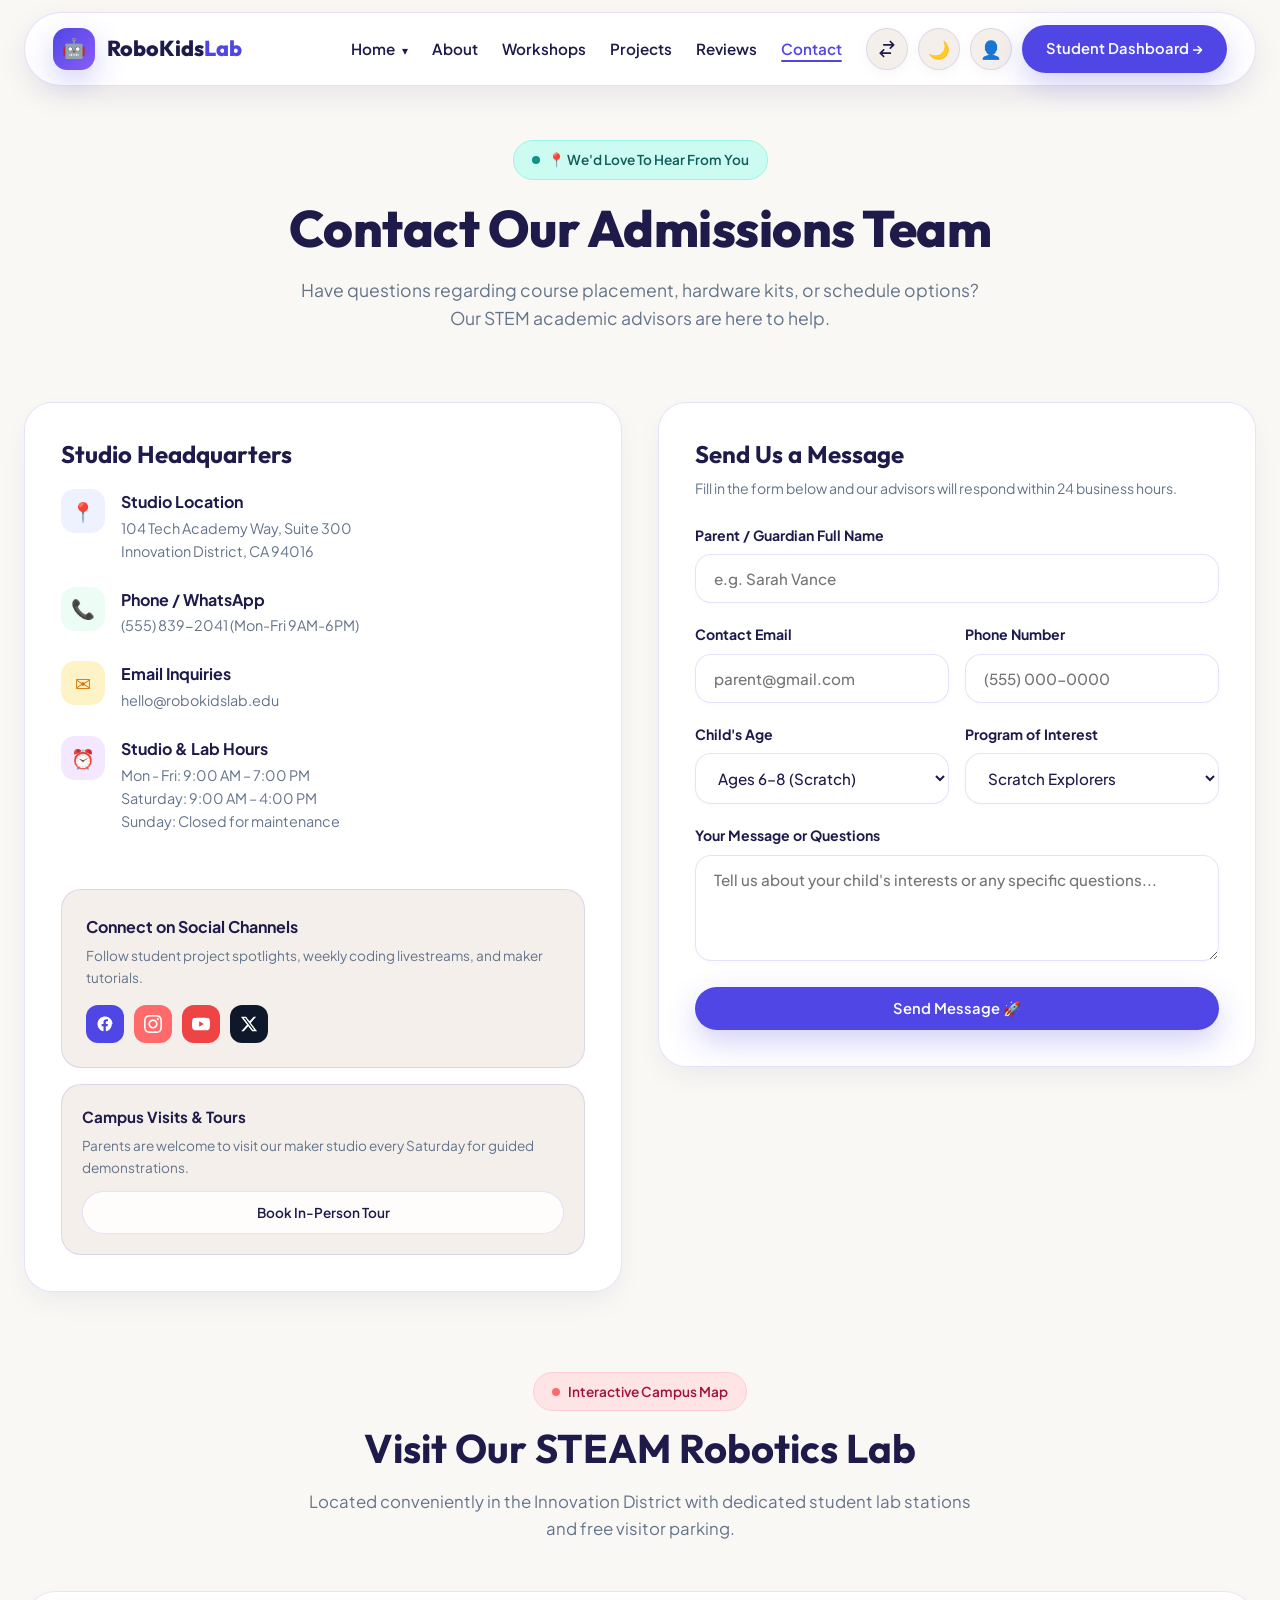
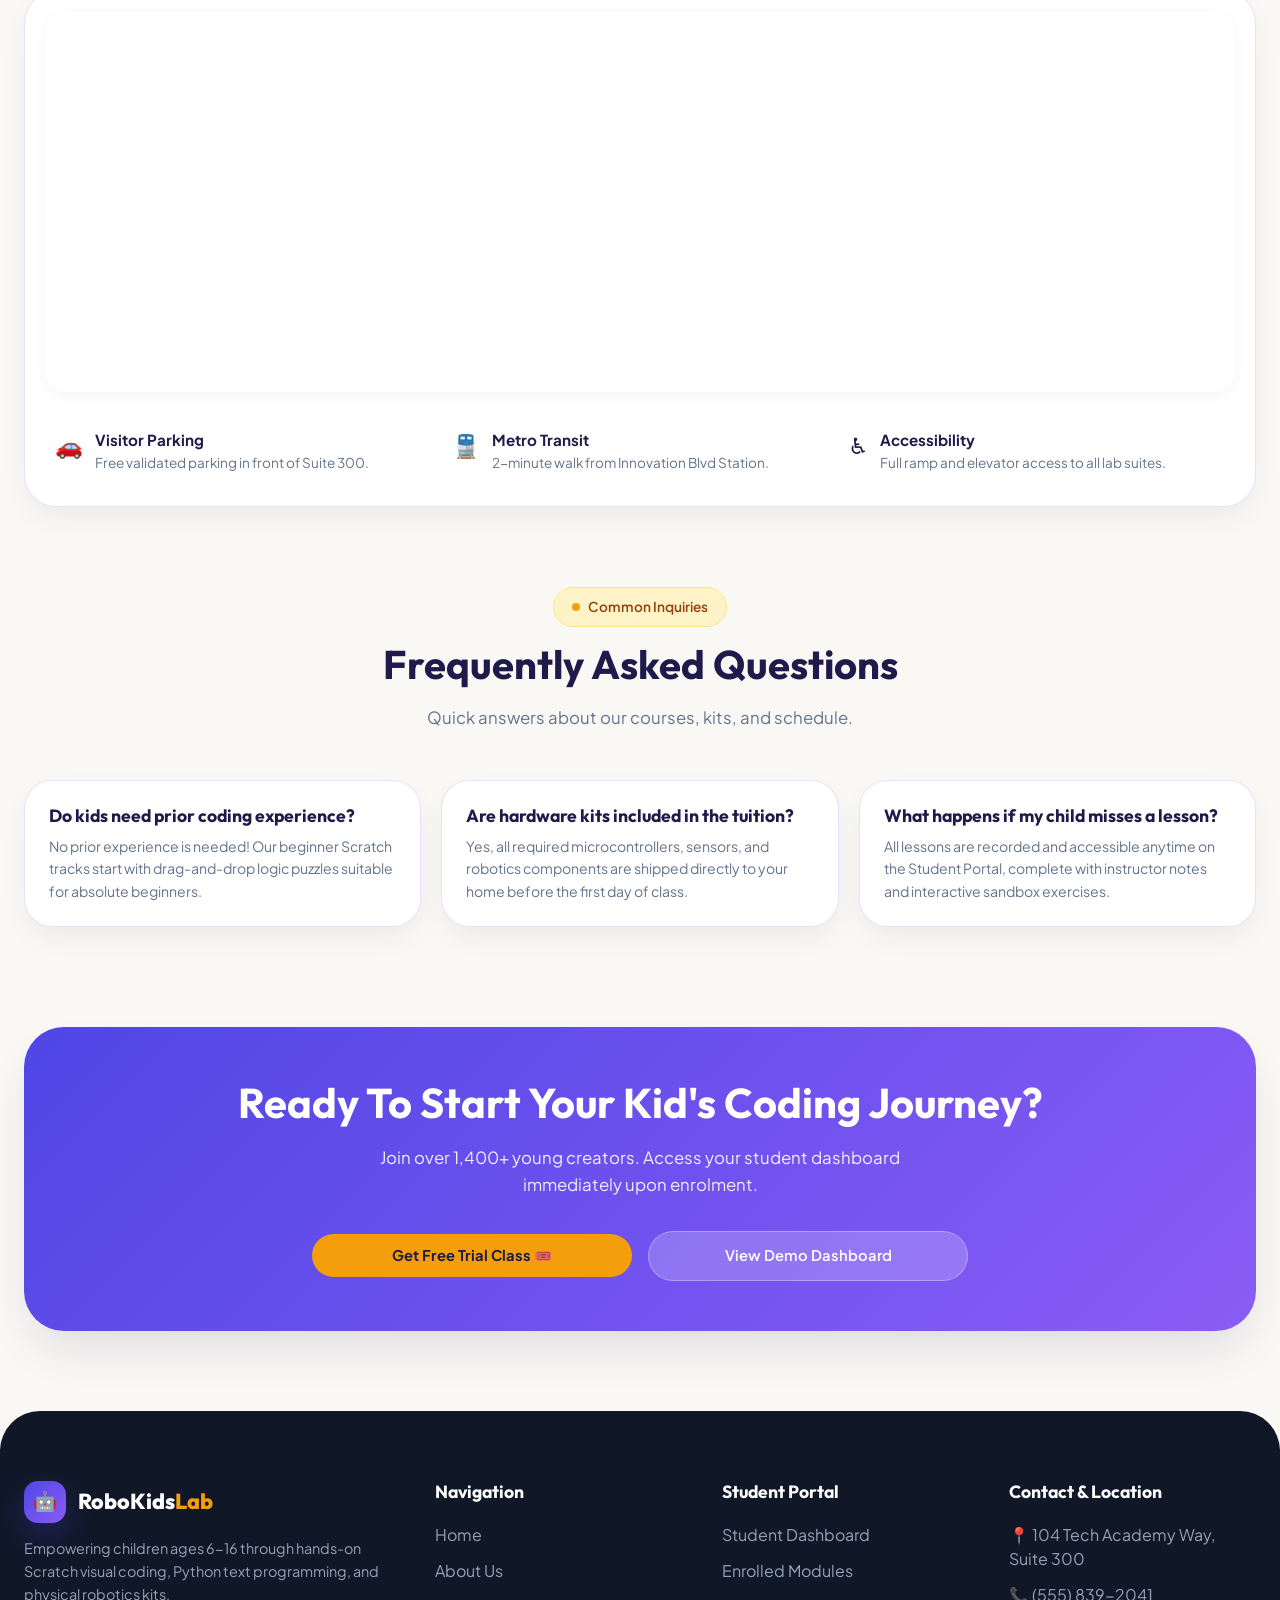
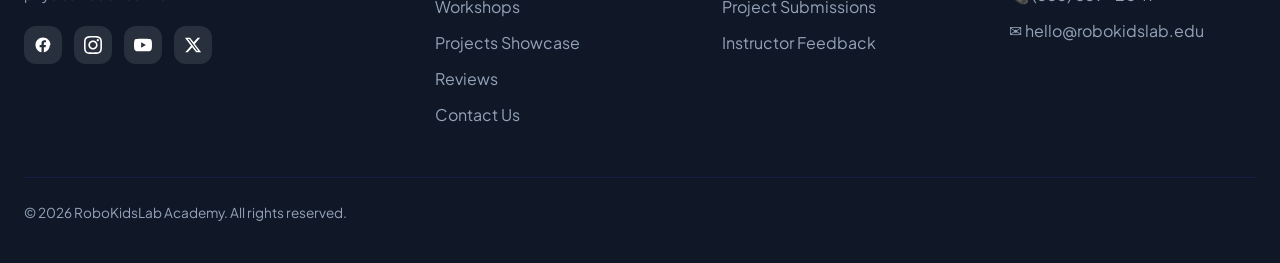
<file: contact.html>
<!DOCTYPE html>
<html lang="en" data-theme="light" dir="ltr">

<head>
  <meta charset="UTF-8">
  <meta name="viewport" content="width=device-width, initial-scale=1.0">
  <title>Contact & Studio Location | RoboKidsLab Academy</title>
  <meta name="description"
    content="Get in touch with RoboKidsLab Academy. Book a campus tour, request a free trial class, or contact our admissions team.">

  <!-- Favicon -->
  <link rel="icon" type="image/svg+xml" href="assets/images/favicon.svg">

  <!-- Google Fonts -->
  <link rel="preconnect" href="https://fonts.googleapis.com">
  <link
    href="https://fonts.googleapis.com/css2?family=Outfit:wght@500;600;700;800&family=Plus+Jakarta+Sans:wght@400;500;600;700;800&display=swap"
    rel="stylesheet">

  <!-- Main Stylesheet -->
  <link rel="stylesheet" href="assets/css/style.css">
</head>

<body>

  <!-- FLOATING NAVIGATION BAR -->
  <header class="navbar container">
    <div class="nav-container">
      <a href="index.html" class="brand-logo">
        <div class="brand-icon">🤖</div>
        <span>RoboKids<span style="color: var(--primary);">Lab</span></span>
      </a>

      <!-- HAMBURGER TOGGLE BUTTON FOR <= 1024px VIEW -->
      <button id="hamburgerBtn" class="hamburger-btn" onclick="toggleMobileMenu()" aria-label="Toggle navigation menu">
        <span class="hamburger-bar"></span>
        <span class="hamburger-bar"></span>
        <span class="hamburger-bar"></span>
      </button>

      <!-- NAVIGATION MENU -->
      <div id="navMenu" class="nav-menu">
        <ul class="nav-links">
          <li class="nav-dropdown">
            <a href="#">Home <span class="dropdown-caret">▾</span></a>
            <ul class="nav-dropdown-menu">
              <li><a href="index.html">Home 1 - Tech Academy</a></li>
              <li><a href="home2.html">Home 2 - Robotics & Maker Track</a></li>
            </ul>
          </li>
          <li><a href="about.html" onclick="closeMobileMenu()">About</a></li>
          <li><a href="workshops.html" onclick="closeMobileMenu()">Workshops</a></li>
          <li><a href="projects.html" onclick="closeMobileMenu()">Projects</a></li>
          <li><a href="reviews.html" onclick="closeMobileMenu()">Reviews</a></li>
          <li><a href="contact.html" class="active" onclick="closeMobileMenu()">Contact</a></li>
        </ul>

        <div class="nav-actions">
          <button class="toggle-btn rtl-toggle-btn" onclick="toggleRTL()" title="Toggle Language Direction RTL/LTR"
            aria-label="Toggle RTL/LTR">
            <svg width="20" height="20" viewBox="0 0 24 24" fill="none" stroke="currentColor" stroke-width="2"
              stroke-linecap="round" stroke-linejoin="round">
              <path d="M8 7h12m0 0l-4-4m4 4l-4 4M16 17H4m0 0l4 4m-4-4l4-4" />
            </svg>
          </button>
          <button class="toggle-btn theme-toggle-btn" onclick="toggleTheme()" title="Toggle Dark/Light Theme"
            aria-label="Toggle Theme">🌙</button>
          <button class="toggle-btn" onclick="openLoginModal()" title="Student & Parent Login"
            aria-label="Log In">👤</button>

          <a href="dashboard.html" class="pill-btn pill-btn-primary" onclick="closeMobileMenu()">Student Dashboard →</a>
        </div>
      </div>
    </div>
  </header>

  <!-- PAGE HEADER BANNER -->
  <section class="container page-header">
    <div class="badge-pill badge-pill-teal">
      <span class="dot"></span> 📍 We'd Love To Hear From You
    </div>
    <h1>Contact Our Admissions Team</h1>
    <p>
      Have questions regarding course placement, hardware kits, or schedule options? Our STEM academic advisors are here to help.
    </p>
  </section>

  <!-- CONTACT & LOCATION MAIN SECTION -->
  <section class="container" style="padding: 20px 0 60px;">
    <div style="display: grid; grid-template-columns: repeat(auto-fit, minmax(320px, 1fr)); gap: 36px; align-items: start;">
      
      <!-- Contact Information Card -->
      <div class="organic-card" style="padding: 36px;">
        <h3 style="font-size: 1.5rem; margin-bottom: 20px;">Studio Headquarters</h3>
        
        <div style="display: flex; flex-direction: column; gap: 24px; margin-bottom: 32px;">
          <div style="display: flex; align-items: flex-start; gap: 16px;">
            <div style="width: 44px; height: 44px; border-radius: 14px; background: #EEF2FF; color: var(--primary); display: flex; align-items: center; justify-content: center; font-size: 1.2rem; flex-shrink: 0;">📍</div>
            <div>
              <div style="font-weight: 700; font-size: 1rem; color: var(--text-dark);">Studio Location</div>
              <div style="font-size: 0.9rem; color: var(--text-muted); margin-top: 2px;">104 Tech Academy Way, Suite 300<br>Innovation District, CA 94016</div>
            </div>
          </div>

          <div style="display: flex; align-items: flex-start; gap: 16px;">
            <div style="width: 44px; height: 44px; border-radius: 14px; background: #ECFDF5; color: var(--accent-teal); display: flex; align-items: center; justify-content: center; font-size: 1.2rem; flex-shrink: 0;">📞</div>
            <div>
              <div style="font-weight: 700; font-size: 1rem; color: var(--text-dark);">Phone / WhatsApp</div>
              <div style="font-size: 0.9rem; color: var(--text-muted); margin-top: 2px;">(555) 839-2041 (Mon-Fri 9AM-6PM)</div>
            </div>
          </div>

          <div style="display: flex; align-items: flex-start; gap: 16px;">
            <div style="width: 44px; height: 44px; border-radius: 14px; background: #FEF3C7; color: #D97706; display: flex; align-items: center; justify-content: center; font-size: 1.2rem; flex-shrink: 0;">✉️</div>
            <div>
              <div style="font-weight: 700; font-size: 1rem; color: var(--text-dark);">Email Inquiries</div>
              <div style="font-size: 0.9rem; color: var(--text-muted); margin-top: 2px;">hello@robokidslab.edu</div>
            </div>
          </div>

          <div style="display: flex; align-items: flex-start; gap: 16px;">
            <div style="width: 44px; height: 44px; border-radius: 14px; background: #F3E8FF; color: var(--accent-purple); display: flex; align-items: center; justify-content: center; font-size: 1.2rem; flex-shrink: 0;">⏰</div>
            <div>
              <div style="font-weight: 700; font-size: 1rem; color: var(--text-dark);">Studio & Lab Hours</div>
              <div style="font-size: 0.9rem; color: var(--text-muted); margin-top: 2px;">Mon - Fri: 9:00 AM – 7:00 PM<br>Saturday: 9:00 AM – 4:00 PM<br>Sunday: Closed for maintenance</div>
            </div>
          </div>
        </div>

        <div style="background: var(--bg-card); padding: 24px; border-radius: 20px; border: 1px solid var(--border-light); margin-top: 24px;">
          <div style="font-weight: 700; font-size: 1rem; margin-bottom: 6px;">Connect on Social Channels</div>
          <p style="font-size: 0.85rem; color: var(--text-muted); margin-bottom: 16px;">Follow student project spotlights, weekly coding livestreams, and maker tutorials.</p>
          <div style="display: flex; align-items: center; gap: 10px; flex-wrap: wrap;">
            <a href="#" class="social-icon" aria-label="Facebook" style="background: var(--primary);"><svg width="18" height="18" fill="currentColor" viewBox="0 0 24 24"><path d="M22 12c0-5.52-4.48-10-10-10S2 6.48 2 12c0 4.84 3.44 8.87 8 9.8V15H7.5v-3H10V9.5C10 7.01 11.49 5.65 13.75 5.65c1.08 0 2.25.19 2.25.19v2.47h-1.27c-1.23 0-1.61.77-1.61 1.56V12h2.78l-.44 3h-2.34v6.8c4.56-.93 8-4.96 8-9.8z"/></svg></a>
            <a href="#" class="social-icon" aria-label="Instagram" style="background: var(--accent-coral);"><svg width="18" height="18" fill="currentColor" viewBox="0 0 24 24"><path d="M12 2.163c3.204 0 3.584.012 4.85.07 3.252.148 4.771 1.691 4.919 4.919.058 1.265.069 1.645.069 4.849 0 3.205-.012 3.584-.069 4.849-.149 3.225-1.664 4.771-4.919 4.919-1.266.058-1.644.07-4.85.07-3.204 0-3.584-.012-4.849-.07-3.26-.149-4.771-1.699-4.919-4.92-.058-1.265-.07-1.644-.07-4.849 0-3.204.013-3.583.07-4.849.149-3.227 1.664-4.771 4.919-4.919 1.266-.057 1.645-.069 4.849-.069zm0-2.163c-3.259 0-3.667.014-4.947.072-4.358.2-6.78 2.618-6.98 6.98-.059 1.281-.073 1.689-.073 4.948 0 3.259.014 3.668.072 4.948.2 4.358 2.618 6.78 6.98 6.98 1.281.058 1.689.072 4.948.072 3.259 0 3.668-.014 4.948-.072 4.354-.2 6.782-2.618 6.979-6.98.059-1.28.073-1.689.073-4.948 0-3.259-.014-3.667-.072-4.947-.196-4.354-2.617-6.78-6.979-6.98-1.281-.059-1.69-.073-4.949-.073zm0 5.838c-3.403 0-6.162 2.759-6.162 6.162s2.759 6.163 6.162 6.163 6.162-2.759 6.162-6.163c0-3.403-2.759-6.162-6.162-6.162zm0 10.162c-2.209 0-4-1.79-4-4 0-2.209 1.791-4 4-4s4 1.791 4 4c0 2.21-1.791 4-4 4zm6.406-11.845c-.796 0-1.441.645-1.441 1.44s.645 1.44 1.441 1.44c.795 0 1.439-.645 1.439-1.44s-.644-1.44-1.439-1.44z"/></svg></a>
            <a href="#" class="social-icon" aria-label="YouTube" style="background: #EF4444;"><svg width="18" height="18" fill="currentColor" viewBox="0 0 24 24"><path d="M23.498 6.186a3.016 3.016 0 0 0-2.122-2.136C19.505 3.545 12 3.545 12 3.545s-7.505 0-9.377.505A3.017 3.017 0 0 0 .502 6.186C0 8.07 0 12 0 12s0 3.93.502 5.814a3.016 3.016 0 0 0 2.122 2.136c1.871.505 9.376.505 9.376.505s7.505 0 9.377-.505a3.015 3.015 0 0 0 2.122-2.136C24 15.93 24 12 24 12s0-3.93-.502-5.814zM9.545 15.568V8.432L15.818 12l-6.273 3.568z"/></svg></a>
            <a href="#" class="social-icon" aria-label="Twitter" style="background: #0F172A;"><svg width="18" height="18" fill="currentColor" viewBox="0 0 24 24"><path d="M18.244 2.25h3.308l-7.227 8.26 8.502 11.24H16.17l-5.214-6.817L4.99 21.75H1.68l7.73-8.835L1.254 2.25H8.08l4.713 6.231zm-1.161 17.52h1.833L7.084 4.126H5.117z"/></svg></a>
          </div>
        </div>

        <div style="background: var(--bg-card); padding: 20px; border-radius: 20px; border: 1px solid var(--border-light); margin-top: 16px;">
          <div style="font-weight: 700; font-size: 0.95rem; margin-bottom: 6px;">Campus Visits & Tours</div>
          <p style="font-size: 0.85rem; color: var(--text-muted); margin-bottom: 12px;">Parents are welcome to visit our maker studio every Saturday for guided demonstrations.</p>
          <button class="pill-btn pill-btn-secondary" style="width: 100%; font-size: 0.85rem;" onclick="showToast('Campus Tour request opened!', '🏛️')">Book In-Person Tour</button>
        </div>
      </div>

      <!-- Send Message / Enrollment Inquiry Form -->
      <div class="organic-card" style="padding: 36px;">
        <h3 style="font-size: 1.5rem; margin-bottom: 8px;">Send Us a Message</h3>
        <p style="font-size: 0.88rem; color: var(--text-muted); margin-bottom: 24px;">Fill in the form below and our advisors will respond within 24 business hours.</p>

        <form onsubmit="handleContactSubmit(event)">
          <div class="form-group">
            <label>Parent / Guardian Full Name</label>
            <input type="text" class="form-control" placeholder="e.g. Sarah Vance" required>
          </div>

          <div style="display: grid; grid-template-columns: repeat(auto-fit, minmax(140px, 1fr)); gap: 16px;">
            <div class="form-group">
              <label>Contact Email</label>
              <input type="email" class="form-control" placeholder="parent@gmail.com" required>
            </div>
            <div class="form-group">
              <label>Phone Number</label>
              <input type="tel" class="form-control" placeholder="(555) 000-0000">
            </div>
          </div>

          <div style="display: grid; grid-template-columns: repeat(auto-fit, minmax(140px, 1fr)); gap: 16px;">
            <div class="form-group">
              <label>Child's Age</label>
              <select class="form-control" required>
                <option value="6-8">Ages 6–8 (Scratch)</option>
                <option value="9-12">Ages 9–12 (Python / Robotics)</option>
                <option value="13-16">Ages 13–16 (Advanced Engineering)</option>
              </select>
            </div>
            <div class="form-group">
              <label>Program of Interest</label>
              <select class="form-control" required>
                <option value="scratch">Scratch Explorers</option>
                <option value="python">Python Arcade & AI</option>
                <option value="robotics">Robotics & IoT Inventors</option>
                <option value="trial">Free Trial Class</option>
              </select>
            </div>
          </div>

          <div class="form-group">
            <label>Your Message or Questions</label>
            <textarea class="form-control" rows="4" placeholder="Tell us about your child's interests or any specific questions..."></textarea>
          </div>

          <button type="submit" class="pill-btn pill-btn-primary" style="width: 100%; justify-content: center;">Send Message 🚀</button>
        </form>
      </div>

    </div>
  </section>

  <!-- INTERACTIVE STUDIO LOCATION MAP SECTION -->
  <section class="container" style="padding: 20px 0 60px;">
    <div class="section-header">
      <div class="badge-pill badge-pill-coral section-subtitle">
        <span class="dot"></span> Interactive Campus Map
      </div>
      <h2 class="section-title">Visit Our STEAM Robotics Lab</h2>
      <p class="section-desc">Located conveniently in the Innovation District with dedicated student lab stations and free visitor parking.</p>
    </div>

    <div class="organic-card" style="padding: 20px; overflow: hidden; border-radius: 32px;">
      <div style="width: 100%; height: 380px; border-radius: 20px; overflow: hidden; box-shadow: var(--shadow-sm);">
        <iframe
          src="https://maps.google.com/maps?q=San+Jose+Innovation+District+CA&t=&z=14&ie=UTF8&iwloc=&output=embed"
          width="100%" height="100%" style="border:0;" allowfullscreen="" loading="lazy"
          referrerpolicy="no-referrer-when-downgrade" title="RoboKidsLab Studio Location Map">
        </iframe>
      </div>

      <div style="display: grid; grid-template-columns: repeat(auto-fit, minmax(220px, 1fr)); gap: 20px; margin-top: 24px; padding: 12px 10px;">
        <div style="display: flex; align-items: flex-start; gap: 12px;">
          <span style="font-size: 1.4rem;">🚗</span>
          <div>
            <div style="font-weight: 700; font-size: 0.95rem; color: var(--text-dark);">Visitor Parking</div>
            <div style="font-size: 0.85rem; color: var(--text-muted);">Free validated parking in front of Suite 300.</div>
          </div>
        </div>

        <div style="display: flex; align-items: flex-start; gap: 12px;">
          <span style="font-size: 1.4rem;">🚆</span>
          <div>
            <div style="font-weight: 700; font-size: 0.95rem; color: var(--text-dark);">Metro Transit</div>
            <div style="font-size: 0.85rem; color: var(--text-muted);">2-minute walk from Innovation Blvd Station.</div>
          </div>
        </div>

        <div style="display: flex; align-items: flex-start; gap: 12px;">
          <span style="font-size: 1.4rem;">♿</span>
          <div>
            <div style="font-weight: 700; font-size: 0.95rem; color: var(--text-dark);">Accessibility</div>
            <div style="font-size: 0.85rem; color: var(--text-muted);">Full ramp and elevator access to all lab suites.</div>
          </div>
        </div>
      </div>
    </div>
  </section>

  <!-- FAQ SECTION -->
  <section class="container" style="padding: 20px 0 60px;">
    <div class="section-header">
      <div class="badge-pill badge-pill-amber section-subtitle">
        <span class="dot"></span> Common Inquiries
      </div>
      <h2 class="section-title">Frequently Asked Questions</h2>
      <p class="section-desc">Quick answers about our courses, kits, and schedule.</p>
    </div>

    <div class="grid-center-last" style="display: grid; grid-template-columns: repeat(auto-fit, minmax(min(100%, 280px), 1fr)); gap: 20px;">
      <div class="organic-card" style="padding: 24px;">
        <h4 style="font-size: 1.1rem; margin-bottom: 8px;">Do kids need prior coding experience?</h4>
        <p style="font-size: 0.88rem; color: var(--text-muted);">No prior experience is needed! Our beginner Scratch tracks start with drag-and-drop logic puzzles suitable for absolute beginners.</p>
      </div>

      <div class="organic-card" style="padding: 24px;">
        <h4 style="font-size: 1.1rem; margin-bottom: 8px;">Are hardware kits included in the tuition?</h4>
        <p style="font-size: 0.88rem; color: var(--text-muted);">Yes, all required microcontrollers, sensors, and robotics components are shipped directly to your home before the first day of class.</p>
      </div>

      <div class="organic-card" style="padding: 24px;">
        <h4 style="font-size: 1.1rem; margin-bottom: 8px;">What happens if my child misses a lesson?</h4>
        <p style="font-size: 0.88rem; color: var(--text-muted);">All lessons are recorded and accessible anytime on the Student Portal, complete with instructor notes and interactive sandbox exercises.</p>
      </div>
    </div>
  </section>

  <!-- CTA BANNER -->
  <section class="container" style="margin: 40px auto 80px;">
    <div
      style="background: linear-gradient(135deg, var(--primary), var(--accent-purple)); border-radius: 40px; padding: 50px 24px; text-align: center; color: #fff; box-shadow: var(--shadow-lg);">
      <h2 style="color: #fff; font-size: clamp(1.8rem, 4vw, 2.6rem); margin-bottom: 16px;">Ready To Start Your Kid's Coding Journey?</h2>
      <p style="font-size: 1.05rem; opacity: 0.9; max-width: 600px; margin: 0 auto 32px;">
        Join over 1,400+ young creators. Access your student dashboard immediately upon enrolment.
      </p>
      <div style="display: flex; align-items: center; justify-content: center; gap: 16px; flex-wrap: wrap;">
        <button class="pill-btn pill-btn-amber" style="width: 100%; max-width: 320px;"
          onclick="openEnrollModal('General Program')">Get Free Trial Class 🎟️</button>
        <a href="dashboard.html" class="pill-btn pill-btn-outline-light" style="width: 100%; max-width: 320px;">View Demo Dashboard</a>
      </div>
    </div>
  </section>

  <!-- FOOTER -->
  <footer class="footer">
    <div class="container">
      <div class="footer-grid">
        <div class="footer-brand">
          <div class="brand-logo" style="color: #fff; margin-bottom: 14px;">
            <div class="brand-icon">🤖</div>
            <span>RoboKids<span style="color: var(--accent-amber);">Lab</span></span>
          </div>
          <p style="font-size: 0.9rem;">
            Empowering children ages 6-16 through hands-on Scratch visual coding, Python text programming, and physical
            robotics kits.
          </p>

          <div class="footer-socials"
            style="display: flex; align-items: center; justify-content: flex-start; gap: 12px; margin-top: 20px;">
            <a href="#" class="social-icon" aria-label="Facebook"><svg width="18" height="18" fill="currentColor" viewBox="0 0 24 24"><path d="M22 12c0-5.52-4.48-10-10-10S2 6.48 2 12c0 4.84 3.44 8.87 8 9.8V15H7.5v-3H10V9.5C10 7.01 11.49 5.65 13.75 5.65c1.08 0 2.25.19 2.25.19v2.47h-1.27c-1.23 0-1.61.77-1.61 1.56V12h2.78l-.44 3h-2.34v6.8c4.56-.93 8-4.96 8-9.8z"/></svg></a>
            <a href="#" class="social-icon" aria-label="Instagram"><svg width="18" height="18" fill="currentColor" viewBox="0 0 24 24"><path d="M12 2.163c3.204 0 3.584.012 4.85.07 3.252.148 4.771 1.691 4.919 4.919.058 1.265.069 1.645.069 4.849 0 3.205-.012 3.584-.069 4.849-.149 3.225-1.664 4.771-4.919 4.919-1.266.058-1.644.07-4.85.07-3.204 0-3.584-.012-4.849-.07-3.26-.149-4.771-1.699-4.919-4.92-.058-1.265-.07-1.644-.07-4.849 0-3.204.013-3.583.07-4.849.149-3.227 1.664-4.771 4.919-4.919 1.266-.057 1.645-.069 4.849-.069zm0-2.163c-3.259 0-3.667.014-4.947.072-4.358.2-6.78 2.618-6.98 6.98-.059 1.281-.073 1.689-.073 4.948 0 3.259.014 3.668.072 4.948.2 4.358 2.618 6.78 6.98 6.98 1.281.058 1.689.072 4.948.072 3.259 0 3.668-.014 4.948-.072 4.354-.2 6.782-2.618 6.979-6.98.059-1.28.073-1.689.073-4.948 0-3.259-.014-3.667-.072-4.947-.196-4.354-2.617-6.78-6.979-6.98-1.281-.059-1.69-.073-4.949-.073zm0 5.838c-3.403 0-6.162 2.759-6.162 6.162s2.759 6.163 6.162 6.163 6.162-2.759 6.162-6.163c0-3.403-2.759-6.162-6.162-6.162zm0 10.162c-2.209 0-4-1.79-4-4 0-2.209 1.791-4 4-4s4 1.791 4 4c0 2.21-1.791 4-4 4zm6.406-11.845c-.796 0-1.441.645-1.441 1.44s.645 1.44 1.441 1.44c.795 0 1.439-.645 1.439-1.44s-.644-1.44-1.439-1.44z"/></svg></a>
            <a href="#" class="social-icon" aria-label="YouTube"><svg width="18" height="18" fill="currentColor" viewBox="0 0 24 24"><path d="M23.498 6.186a3.016 3.016 0 0 0-2.122-2.136C19.505 3.545 12 3.545 12 3.545s-7.505 0-9.377.505A3.017 3.017 0 0 0 .502 6.186C0 8.07 0 12 0 12s0 3.93.502 5.814a3.016 3.016 0 0 0 2.122 2.136c1.871.505 9.376.505 9.376.505s7.505 0 9.377-.505a3.015 3.015 0 0 0 2.122-2.136C24 15.93 24 12 24 12s0-3.93-.502-5.814zM9.545 15.568V8.432L15.818 12l-6.273 3.568z"/></svg></a>
            <a href="#" class="social-icon" aria-label="Twitter"><svg width="18" height="18" fill="currentColor" viewBox="0 0 24 24"><path d="M18.244 2.25h3.308l-7.227 8.26 8.502 11.24H16.17l-5.214-6.817L4.99 21.75H1.68l7.73-8.835L1.254 2.25H8.08l4.713 6.231zm-1.161 17.52h1.833L7.084 4.126H5.117z"/></svg></a>
          </div>
        </div>

        <div class="footer-col">
          <h4>Navigation</h4>
          <ul>
            <li><a href="index.html">Home</a></li>
            <li><a href="about.html">About Us</a></li>
            <li><a href="workshops.html">Workshops</a></li>
            <li><a href="projects.html">Projects Showcase</a></li>
            <li><a href="reviews.html">Reviews</a></li>
            <li><a href="contact.html">Contact Us</a></li>
          </ul>
        </div>

        <div class="footer-col">
          <h4>Student Portal</h4>
          <ul>
            <li><a href="dashboard.html">Student Dashboard</a></li>
            <li><a href="dashboard.html">Enrolled Modules</a></li>
            <li><a href="dashboard.html">Project Submissions</a></li>
            <li><a href="dashboard.html">Instructor Feedback</a></li>
          </ul>
        </div>

        <div class="footer-col">
          <h4>Contact & Location</h4>
          <ul>
            <li>📍 104 Tech Academy Way, Suite 300</li>
            <li>📞 (555) 839-2041</li>
            <li>✉️ hello@robokidslab.edu</li>
          </ul>
        </div>
      </div>

      <div class="footer-bottom"
        style="display: flex; align-items: center; justify-content: space-between; flex-wrap: wrap; gap: 16px; margin-top: 24px; padding-top: 24px; border-top: 1px solid var(--border-light);">
        <p>© 2026 RoboKidsLab Academy. All rights reserved.</p>
      </div>
    </div>
  </footer>

  <!-- LOGIN / PORTAL MODAL -->
  <div id="loginModal" class="modal-overlay">
    <div class="modal-content">
      <button class="modal-close" onclick="closeLoginModal()">✕</button>
      <div style="text-align: center; margin-bottom: 24px;">
        <div class="brand-icon" style="margin: 0 auto 12px; width: 50px; height: 50px; font-size: 1.4rem;">🤖</div>
        <h3 style="font-size: 1.5rem;">Student & Parent Login</h3>
        <p style="font-size: 0.88rem; color: var(--text-muted);">Access course modules, submit projects & view teacher grades</p>
      </div>

      <form onsubmit="handleLoginSubmit(event)">
        <div class="form-group">
          <label>Student Username or Parent Email</label>
          <input type="text" class="form-control" placeholder="e.g. leo_vance or parent@gmail.com" value="leo_vance" required>
        </div>
        <div class="form-group">
          <label>Password</label>
          <div class="password-wrapper">
            <input type="password" id="modalPasswordInput" class="form-control" placeholder="••••••••" value="password123" required>
            <button type="button" class="password-toggle-btn" onclick="togglePasswordVisibility('modalPasswordInput', this)" title="Show/Hide Password" aria-label="Toggle Password Visibility">👁️</button>
          </div>
        </div>
        <div style="display: flex; align-items: center; justify-content: space-between; margin-bottom: 24px; font-size: 0.85rem; flex-wrap: nowrap; gap: 8px; width: 100%;">
          <label style="display:flex; align-items:center; gap:8px; cursor:pointer; white-space: nowrap; font-size: clamp(0.7rem, 3.5vw, 0.85rem);">
            <input type="checkbox" checked> Remember me
          </label>
          <a href="#" class="forgot-link" style="margin-left: auto; white-space: nowrap; font-size: clamp(0.7rem, 3.5vw, 0.85rem);">Forgot Password?</a>
        </div>
        <button type="submit" class="pill-btn pill-btn-primary" style="width: 100%; justify-content: center;">Log In To Student Dashboard →</button>
      </form>
    </div>
  </div>

  <!-- ENROLLMENT MODAL -->
  <div id="enrollModal" class="modal-overlay">
    <div class="modal-content">
      <button class="modal-close" onclick="closeEnrollModal()">✕</button>
      <div style="margin-bottom: 24px; text-align: center;">
        <span class="badge-pill badge-pill-amber">Quick Enrolment</span>
        <h3 id="enrollCourseTitle" style="font-size: 1.6rem; margin-top: 8px;">Enroll in Course</h3>
        <p style="font-size: 0.88rem; color: var(--text-muted);">Reserve a spot for your child in our next cohort.</p>
      </div>

      <form onsubmit="handleEnrollSubmit(event)">
        <input type="hidden" id="enrollCourseInput" value="General Program">
        <div class="form-group">
          <label>Child's Full Name</label>
          <input type="text" class="form-control" placeholder="e.g. Leo Vance" required>
        </div>
        <div class="form-group">
          <label>Child's Age</label>
          <select class="form-control" required>
            <option value="6-8">6 - 8 Years Old (Scratch)</option>
            <option value="9-12">9 - 12 Years Old (Python / Robotics)</option>
            <option value="13-16">13 - 16 Years Old (Advanced Python & Hardware)</option>
          </select>
        </div>
        <div class="form-group">
          <label>Parent Contact Email</label>
          <input type="email" class="form-control" placeholder="parent@example.com" required>
        </div>
        <button type="submit" class="pill-btn pill-btn-primary" style="width: 100%; justify-content: center;">Complete Reservation 🚀</button>
      </form>
    </div>
  </div>

  <!-- FLOATING TOP-TO-BOTTOM SCROLL BUTTON -->
  <button id="backToTopBtn" class="floating-top-btn" onclick="scrollToTop()" title="Scroll to Top" aria-label="Scroll to Top">↑</button>

  <!-- TOAST NOTIFICATION CONTAINER -->
  <div id="toast" class="toast">
    <span id="toastIcon">✨</span>
    <span id="toastMsg">Notification message</span>
  </div>

  <!-- Scripts -->
  <script src="assets/js/main.js"></script>
</body>

</html>
</file>
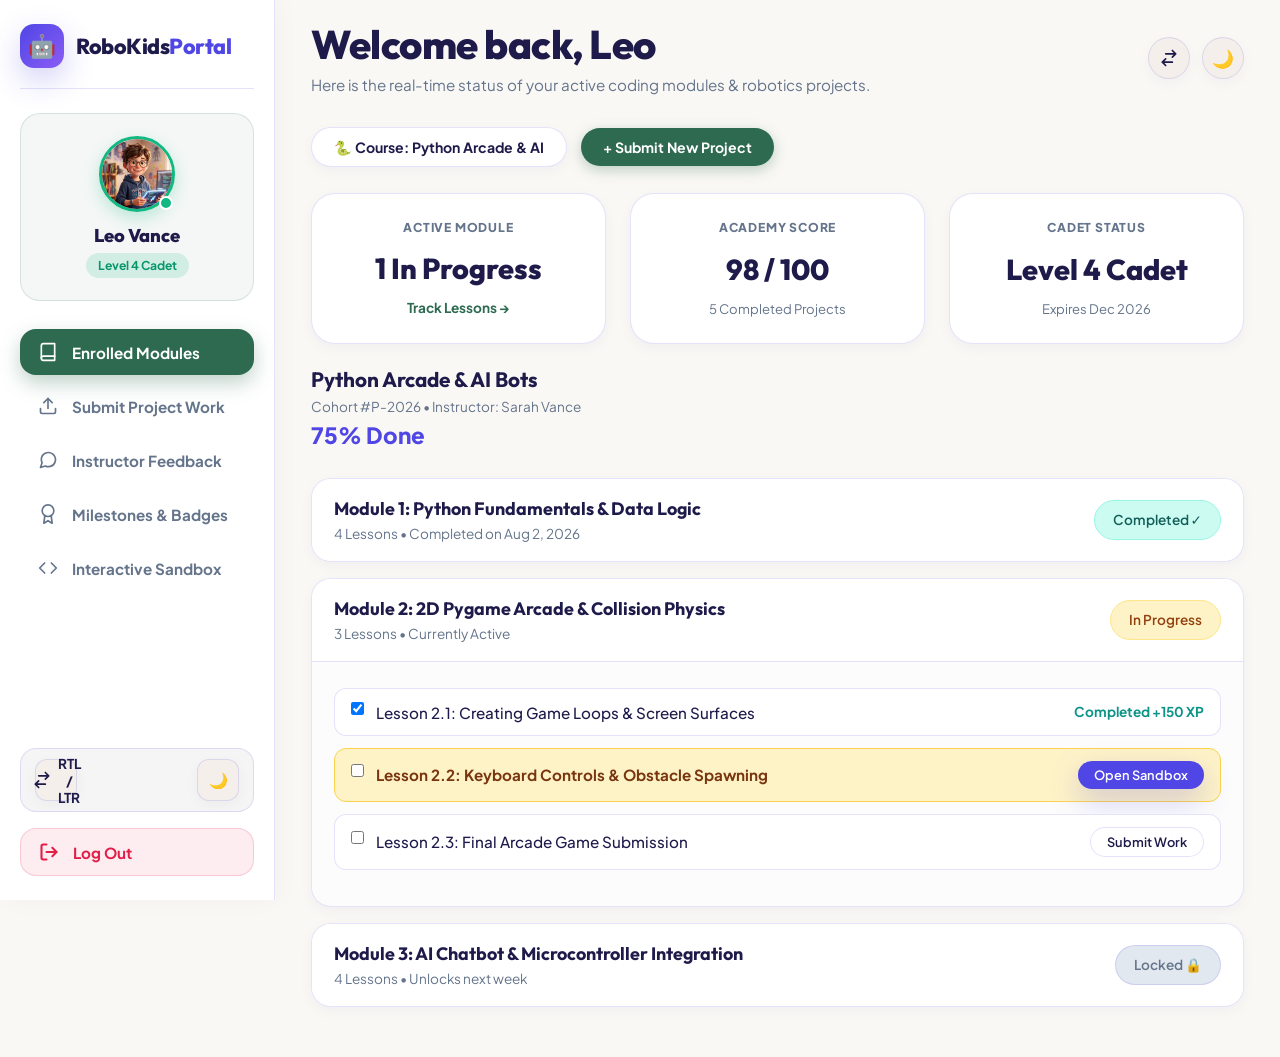
<file: dashboard.html>
<!DOCTYPE html>
<html lang="en" data-theme="light" dir="ltr">

<head>
  <meta charset="UTF-8">
  <meta name="viewport" content="width=device-width, initial-scale=1.0">
  <title>Student Dashboard | RoboKidsLab Academy</title>

  <!-- Favicon -->
  <link rel="icon" type="image/svg+xml" href="assets/images/favicon.svg">

  <!-- Google Fonts -->
  <link rel="preconnect" href="https://fonts.googleapis.com">
  <link rel="preconnect" href="https://fonts.gstatic.com" crossorigin>
  <link
    href="https://fonts.googleapis.com/css2?family=Outfit:wght@500;600;700;800&family=Plus+Jakarta+Sans:wght@400;500;600;700;800&display=swap"
    rel="stylesheet">

  <!-- Main Stylesheet -->
  <link rel="stylesheet" href="assets/css/style.css">
</head>

<body class="dashboard-body">

  <!-- TOP HEADER CONTAINER (FIXMASTER REFERENCE DESIGN) -->
  <div class="dashboard-app-wrapper">

    <!-- MOBILE SIDEBAR BACKDROP OVERLAY -->
    <div class="sidebar-backdrop" onclick="closeMobileSidebar()"></div>

    <!-- LEFT SIDEBAR (FIXMASTER REFERENCE DESIGN) -->
    <aside class="sidebar-fixmaster">
      <!-- MOBILE CLOSE BUTTON (VISIBLE ONLY ON MOBILE/TABLET) -->
      <button class="sidebar-close-btn" onclick="closeMobileSidebar()" aria-label="Close Sidebar Menu" title="Close Menu">✕</button>

      <div>
        <!-- 1. BRAND HEADER -->
        <a href="index.html" class="sidebar-brand-box" title="Back to Home Website">
          <div class="brand-icon">🤖</div>
          <span class="brand-text">RoboKids<span style="color: var(--primary);">Portal</span></span>
        </a>

        <!-- 2. CENTERED PROFILE CARD (MATCHING REFERENCE IMAGE) -->
        <div class="sidebar-profile-card">
          <div class="profile-avatar-wrapper">
            <img src="assets/images/student.png" alt="Student Profile Avatar" class="profile-avatar-img">
            <span class="profile-status-dot"></span>
          </div>
          <h4 class="profile-name">Leo Vance</h4>
          <span class="profile-badge-pill">Level 4 Cadet</span>
        </div>

        <!-- 3. NAVIGATION MENU -->
        <div class="sidebar-menu-wrapper">
          <ul class="sidebar-menu-list">
            <li>
              <button class="fixmaster-menu-btn active" onclick="switchDashTab('modules', this)">
                <svg viewBox="0 0 24 24" fill="none" stroke="currentColor" stroke-width="2" stroke-linecap="round" stroke-linejoin="round"><path d="M4 19.5A2.5 2.5 0 0 1 6.5 17H20"></path><path d="M6.5 2H20v20H6.5A2.5 2.5 0 0 1 4 19.5v-15A2.5 2.5 0 0 1 6.5 2z"></path></svg>
                <span>Enrolled Modules</span>
              </button>
            </li>
            <li>
              <button class="fixmaster-menu-btn" onclick="switchDashTab('submissions', this)">
                <svg viewBox="0 0 24 24" fill="none" stroke="currentColor" stroke-width="2" stroke-linecap="round" stroke-linejoin="round"><path d="M21 15v4a2 2 0 0 1-2 2H5a2 2 0 0 1-2-2v-4"></path><polyline points="17 8 12 3 7 8"></polyline><line x1="12" y1="3" x2="12" y2="15"></line></svg>
                <span>Submit Project Work</span>
              </button>
            </li>
            <li>
              <button class="fixmaster-menu-btn" onclick="switchDashTab('feedback', this)">
                <svg viewBox="0 0 24 24" fill="none" stroke="currentColor" stroke-width="2" stroke-linecap="round" stroke-linejoin="round"><path d="M21 11.5a8.38 8.38 0 0 1-.9 3.8 8.5 8.5 0 0 1-7.6 4.7 8.38 8.38 0 0 1-3.8-.9L3 21l1.9-5.7a8.38 8.38 0 0 1-.9-3.8 8.5 8.5 0 0 1 4.7-7.6 8.38 8.38 0 0 1 3.8-.9h.5a8.48 8.48 0 0 1 8 8v.5z"></path></svg>
                <span>Instructor Feedback</span>
              </button>
            </li>
            <li>
              <button class="fixmaster-menu-btn" onclick="switchDashTab('milestones', this)">
                <svg viewBox="0 0 24 24" fill="none" stroke="currentColor" stroke-width="2" stroke-linecap="round" stroke-linejoin="round"><circle cx="12" cy="8" r="7"></circle><polyline points="8.21 13.89 7 23 12 20 17 23 15.79 13.88"></polyline></svg>
                <span>Milestones & Badges</span>
              </button>
            </li>
            <li>
              <button class="fixmaster-menu-btn" onclick="switchDashTab('playground', this)">
                <svg viewBox="0 0 24 24" fill="none" stroke="currentColor" stroke-width="2" stroke-linecap="round" stroke-linejoin="round"><polyline points="16 18 22 12 16 6"></polyline><polyline points="8 6 2 12 8 18"></polyline></svg>
                <span>Interactive Sandbox</span>
              </button>
            </li>
          </ul>
        </div>
      </div>

      <!-- 4. BOTTOM QUICK TOOLS & LOG OUT ITEM -->
      <div class="sidebar-bottom-box">
        <!-- QUICK TOOLS: RTL & THEME TOGGLES INSIDE SIDEBAR MENU (WEB & MOBILE) -->
        <div class="sidebar-quick-tools">
          <button class="toggle-btn rtl-toggle-btn" onclick="toggleRTL()" title="Toggle Language Direction RTL/LTR" aria-label="Toggle RTL/LTR">
            <svg width="18" height="18" viewBox="0 0 24 24" fill="none" stroke="currentColor" stroke-width="2" stroke-linecap="round" stroke-linejoin="round"><path d="M8 7h12m0 0l-4-4m4 4l-4 4M16 17H4m0 0l4 4m-4-4l4-4"/></svg>
            <span>RTL / LTR</span>
          </button>
          <button class="toggle-btn theme-toggle-btn" onclick="toggleTheme()" title="Toggle Dark/Light Theme" aria-label="Toggle Theme">🌙</button>
        </div>

        <button class="fixmaster-menu-btn logout-btn" onclick="handleLogout()" title="Click to log out of dashboard" aria-label="Log Out">
          <svg viewBox="0 0 24 24" fill="none" stroke="currentColor" stroke-width="2.5" stroke-linecap="round" stroke-linejoin="round"><path d="M9 21H5a2 2 0 0 1-2-2V5a2 2 0 0 1 2-2h4"></path><polyline points="16 17 21 12 16 7"></polyline><line x1="21" y1="12" x2="9" y2="12"></line></svg>
          <span>Log Out</span>
        </button>
      </div>
    </aside>

    <!-- RIGHT MAIN CONTENT AREA (FIXMASTER REFERENCE DESIGN) -->
    <main class="main-content-fixmaster">
      <!-- MOBILE TOP BRAND HEADER BAR (VISIBLE ONLY ON <= 1024px) -->
      <div class="mobile-top-brand-bar">
        <a href="index.html" class="mobile-brand-logo" title="Back to Home Website">
          <div class="brand-icon">🤖</div>
          <span class="brand-text">RoboKids<span style="color: var(--primary);">Portal</span></span>
        </a>

        <div class="header-right-controls">
          <button class="mobile-sidebar-toggle-btn" onclick="toggleMobileSidebar()" aria-label="Toggle Navigation Menu" title="Toggle Sidebar Navigation">
            <svg width="22" height="22" viewBox="0 0 24 24" fill="none" stroke="currentColor" stroke-width="2.5" stroke-linecap="round" stroke-linejoin="round"><line x1="3" y1="12" x2="21" y2="12"></line><line x1="3" y1="6" x2="21" y2="6"></line><line x1="3" y1="18" x2="21" y2="18"></line></svg>
          </button>
        </div>
      </div>

      <!-- DESKTOP TOP HEADER BAR WITH TOP-RIGHT PROFILE, THEME & RTL CONTROLS -->
      <div class="main-top-header">
        <div class="header-left-title">
          <h1 class="welcome-heading">Welcome back, Leo</h1>
          <p class="welcome-subtext">Here is the real-time status of your active coding modules & robotics projects.</p>
        </div>

        <div class="header-right-controls desktop-controls-only">
          <button class="toggle-btn rtl-toggle-btn" onclick="toggleRTL()" title="Toggle Language Direction RTL/LTR" aria-label="Toggle RTL/LTR">
            <svg width="18" height="18" viewBox="0 0 24 24" fill="none" stroke="currentColor" stroke-width="2" stroke-linecap="round" stroke-linejoin="round"><path d="M8 7h12m0 0l-4-4m4 4l-4 4M16 17H4m0 0l4 4m-4-4l4-4"/></svg>
          </button>
          <button class="toggle-btn theme-toggle-btn" onclick="toggleTheme()" title="Toggle Dark/Light Theme" aria-label="Toggle Theme">🌙</button>
        </div>
      </div>

      <!-- ACTION BUTTONS ROW -->
      <div class="header-actions-row">
        <button class="action-pill-btn secondary" onclick="switchDashTab('modules')">🐍 Course: Python Arcade & AI</button>
        <button class="action-pill-btn primary" onclick="switchDashTab('submissions')">+ Submit New Project</button>
      </div>

      <!-- 3 SUMMARY KPI STAT CARDS (MATCHING REFERENCE IMAGE) -->
      <div class="kpi-cards-grid">
        <div class="kpi-card">
          <div class="kpi-label">ACTIVE MODULE</div>
          <div class="kpi-value">1 In Progress</div>
          <div class="kpi-footer-link" onclick="switchDashTab('modules')">Track Lessons <span class="rtl-arrow">→</span></div>
        </div>
        <div class="kpi-card">
          <div class="kpi-label">ACADEMY SCORE</div>
          <div class="kpi-value"><span dir="ltr">98 / 100</span></div>
          <div class="kpi-subtext">5 Completed Projects</div>
        </div>
        <div class="kpi-card">
          <div class="kpi-label">CADET STATUS</div>
          <div class="kpi-value">Level 4 Cadet</div>
          <div class="kpi-subtext">Expires Dec 2026</div>
        </div>
      </div>

      <!-- TAB 1: ENROLLED MODULES -->
      <section id="tab-modules" class="dash-section">
        <div class="progress-card" style="margin-bottom: 24px;">
          <div class="progress-header">
            <div>
              <h3 style="font-size: 1.3rem; margin-bottom: 4px;">Python Arcade & AI Bots</h3>
              <p style="font-size: 0.85rem; color: var(--text-muted);">Cohort #P-2026 • Instructor: Sarah Vance</p>
            </div>
            <div style="font-size: 1.4rem; font-weight: 800; color: var(--primary);">75% Done</div>
          </div>
          <div class="progress-bar-outer">
            <div class="progress-bar-inner" style="width: 75%;"></div>
          </div>
        </div>

        <div class="modules-container">
          <!-- Module 1 (No colored emoji icon above title) -->
          <div class="module-item">
            <div class="module-header" onclick="toggleModule(this)">
              <div class="module-info-main">
                <div class="module-title">
                  <h4>Module 1: Python Fundamentals & Data Logic</h4>
                  <p>4 Lessons • Completed on Aug 2, 2026</p>
                </div>
              </div>
              <span class="badge-pill badge-pill-teal">Completed ✓</span>
            </div>
            <div class="module-body">
              <ul class="lessons-list">
                <li class="lesson-row">
                  <div class="lesson-left">
                    <input type="checkbox" class="check-input" checked disabled>
                    <span>Lesson 1.1: Variables, Strings & User Inputs</span>
                  </div>
                  <span style="color: var(--accent-teal); font-size: 0.85rem; font-weight: 700;">Completed +100 XP</span>
                </li>
                <li class="lesson-row">
                  <div class="lesson-left">
                    <input type="checkbox" class="check-input" checked disabled>
                    <span>Lesson 1.2: If/Else Conditionals & Decision Trees</span>
                  </div>
                  <span style="color: var(--accent-teal); font-size: 0.85rem; font-weight: 700;">Completed +100 XP</span>
                </li>
              </ul>
            </div>
          </div>

          <!-- Module 2 (No colored emoji icon above title) -->
          <div class="module-item">
            <div class="module-header" onclick="toggleModule(this)">
              <div class="module-info-main">
                <div class="module-title">
                  <h4>Module 2: 2D Pygame Arcade & Collision Physics</h4>
                  <p>3 Lessons • Currently Active</p>
                </div>
              </div>
              <span class="badge-pill badge-pill-amber">In Progress</span>
            </div>
            <div class="module-body open">
              <ul class="lessons-list">
                <li class="lesson-row">
                  <div class="lesson-left">
                    <input type="checkbox" class="check-input" checked onchange="updateProgress(this)">
                    <span>Lesson 2.1: Creating Game Loops & Screen Surfaces</span>
                  </div>
                  <span style="color: var(--accent-teal); font-size: 0.85rem; font-weight: 700;">Completed +150 XP</span>
                </li>
                <li class="lesson-row active-lesson">
                  <div class="lesson-left">
                    <input type="checkbox" class="check-input" onchange="updateProgress(this)">
                    <span>Lesson 2.2: Keyboard Controls & Obstacle Spawning</span>
                  </div>
                  <button class="pill-btn pill-btn-primary" style="padding: 6px 16px; font-size: 0.8rem;"
                    onclick="switchDashTab('playground', null)">Open Sandbox</button>
                </li>
                <li class="lesson-row">
                  <div class="lesson-left">
                    <input type="checkbox" class="check-input" onchange="updateProgress(this)">
                    <span>Lesson 2.3: Final Arcade Game Submission</span>
                  </div>
                  <button class="pill-btn pill-btn-secondary" style="padding: 6px 16px; font-size: 0.8rem;"
                    onclick="switchDashTab('submissions', null)">Submit Work</button>
                </li>
              </ul>
            </div>
          </div>

          <!-- Module 3 (No colored emoji icon above title) -->
          <div class="module-item">
            <div class="module-header" onclick="toggleModule(this)">
              <div class="module-info-main">
                <div class="module-title">
                  <h4>Module 3: AI Chatbot & Microcontroller Integration</h4>
                  <p>4 Lessons • Unlocks next week</p>
                </div>
              </div>
              <span class="badge-pill" style="background:#E2E8F0; color:#64748B;">Locked 🔒</span>
            </div>
            <div class="module-body">
              <p style="font-size: 0.9rem; color: var(--text-muted); text-align: center; padding: 12px 0;">Complete Module 2 assignments to unlock this advanced module.</p>
            </div>
          </div>
        </div>
      </section>

      <!-- TAB 2: PROJECT SUBMISSION PORTAL -->
      <section id="tab-submissions" class="dash-section" style="display: none;">
        <div class="submission-card" style="text-align: center;">
          <h3 style="font-size: 1.5rem; margin-bottom: 8px;">Submit Project Assignment</h3>
          <p style="font-size: 0.9rem; color: var(--text-muted); margin-bottom: 24px;">Upload your Scratch link, Python
            .py file, or robotics video demonstration for instructor review.</p>

          <form onsubmit="handleProjectSubmit(event)">
            <div class="form-group">
              <label>Module / Assignment</label>
              <select class="form-control" required>
                <option value="m2_arcade">Module 2.3: Final Pygame Arcade Game</option>
                <option value="m1_quiz">Module 1.4: Python Variables Quiz & Script</option>
                <option value="r1_rover">Robotics Lab: Ultrasonic Rover Demo</option>
              </select>
            </div>

            <div class="form-group">
              <label>Project Title</label>
              <input type="text" class="form-control" placeholder="e.g. Leo's Galactic Defender Arcade"
                value="Leo's Space Rover v2" required>
            </div>

            <div class="form-group">
              <label>Project URL or Scratch Share Link (Optional)</label>
              <input type="url" class="form-control" placeholder="https://scratch.mit.edu/projects/12345678"
                value="https://scratch.mit.edu/projects/98472910">
            </div>

            <div class="form-group">
              <label>Upload Code File / Demo Video</label>
              <div class="file-dropzone" onclick="simulateFileUpload()">
                <div style="font-size: 2rem; margin-bottom: 8px;">📁</div>
                <div style="font-weight: 700; font-size: 0.95rem; color: var(--primary);" id="fileNameText">Click to
                  select file or drag & drop</div>
                <div style="font-size: 0.8rem; color: var(--text-muted);">Supports .py, .sb3 (Scratch), .mp4, .zip (Max
                  50MB)</div>
              </div>
            </div>

            <div class="form-group">
              <label>Student Notes for Instructor</label>
              <textarea class="form-control" rows="3"
                placeholder="Tell your teacher what you added or what was challenging...">I added double-laser shots when the score reaches 50 points!</textarea>
            </div>

            <button type="submit" class="pill-btn pill-btn-primary" style="width: 100%; justify-content: center;">Submit
              Project Work 🚀</button>
          </form>
        </div>

        <!-- Recent Submissions History -->
        <div class="organic-card" style="margin-top: 32px; text-align: center;">
          <h4 style="font-size: 1.2rem; margin-bottom: 16px;">Submission History</h4>
          <div style="display: flex; flex-direction: column; gap: 14px;">
            <div
              style="display: flex; flex-direction: column; align-items: center; gap: 8px; padding: 16px; background: var(--bg-card); border-radius: 18px; text-align: center;">
              <div>
                <div style="font-weight: 700; font-size: 0.95rem;">Leo's Space Rover v2</div>
                <div style="font-size: 0.8rem; color: var(--text-muted);">Submitted Today at 2:15 PM</div>
              </div>
              <span class="badge-pill badge-pill-amber">Under Review ⏳</span>
            </div>

            <div
              style="display: flex; flex-direction: column; align-items: center; gap: 8px; padding: 16px; background: var(--bg-card); border-radius: 18px; text-align: center;">
              <div>
                <div style="font-weight: 700; font-size: 0.95rem;">Python Calculator Script</div>
                <div style="font-size: 0.8rem; color: var(--text-muted);">Submitted Aug 5, 2026</div>
              </div>
              <span class="badge-pill badge-pill-teal">Graded (5/5 Stars) ⭐</span>
            </div>
          </div>
        </div>
      </section>

      <!-- TAB 3: INSTRUCTOR FEEDBACK & GRADES -->
      <section id="tab-feedback" class="dash-section" style="display: none;">
        <div class="feedback-card">
          <div style="display: flex; flex-direction: column; align-items: center; text-align: center; gap: 12px;">
            <div>
              <h3 style="font-size: 1.5rem;">Instructor Feedback & Ratings</h3>
              <p style="font-size: 0.88rem; color: var(--text-muted);">Personalized reviews from your robotics mentor
              </p>
            </div>
            <div class="badge-pill badge-pill-teal">Overall Grade: A+ (98%)</div>
          </div>

          <!-- Feedback item 1 -->
          <div class="instructor-feedback-row">
            <div class="instructor-avatar-box">
              <img src="assets/images/sarah-vance.png" alt="Instructor Sarah Vance">
            </div>
            <div class="feedback-details">
              <div style="display: flex; flex-direction: column; align-items: center; gap: 6px;">
                <div>
                  <div style="font-weight: 800; font-size: 1.05rem;">Sarah Vance (Robotics Mentor)</div>
                  <div style="font-size: 0.8rem; color: var(--text-muted);">Project: Python Calculator & Game Loops
                  </div>
                </div>
                <div class="stars-rating">⭐⭐⭐⭐⭐</div>
              </div>

              <p style="font-size: 0.92rem; color: var(--text-dark); margin-top: 8px; text-align: center;">
                "Fantastic job, Leo! Your code structure for the keyboard inputs was extremely clean. You used
                while-loops properly and handled edge-case inputs smoothly. Next challenge: try adding background music
                in Pygame!"
              </p>

              <div
                style="display: flex; flex-direction: column; align-items: center; gap: 12px; margin-top: 12px; width: 100%;">
                <button class="pill-btn pill-btn-secondary"
                  style="padding: 10px 20px; font-size: 0.85rem; width: 100%; justify-content: center;"
                  onclick="playVoiceNote()">
                  ▶️ Listen to Voice Feedback (0:45)
                </button>
                <span class="badge-pill badge-pill-amber">+150 XP Awarded</span>
              </div>
            </div>
          </div>
        </div>
      </section>

      <!-- TAB 4: MILESTONES & BADGES -->
      <section id="tab-milestones" class="dash-section" style="display: none;">
        <div class="progress-card" style="text-align: center;">
          <h3 style="font-size: 1.5rem; margin-bottom: 8px;">Learning Milestones & Achievement Badges</h3>
          <p style="font-size: 0.88rem; color: var(--text-muted); margin-bottom: 24px;">Track your journey from first
            line of code to hardware mastery.</p>

          <div class="milestones-track">
            <div class="milestone-node completed">
              <div class="milestone-icon">🧩</div>
              <div class="milestone-name">1. Visual Logic</div>
              <div style="font-size: 0.72rem; margin-top:4px;">Unlocked</div>
            </div>
            <div class="milestone-node completed">
              <div class="milestone-icon">🎮</div>
              <div class="milestone-name">2. Game Designer</div>
              <div style="font-size: 0.72rem; margin-top:4px;">Unlocked</div>
            </div>
            <div class="milestone-node active">
              <div class="milestone-icon">🐍</div>
              <div class="milestone-name">3. Python Ninja</div>
              <div style="font-size: 0.72rem; margin-top:4px;">Current Level</div>
            </div>
            <div class="milestone-node">
              <div class="milestone-icon">🤖</div>
              <div class="milestone-name">4. Hardware Bot</div>
              <div style="font-size: 0.72rem; margin-top:4px;">Upcoming</div>
            </div>
          </div>
        </div>

        <div style="margin-top: 32px; text-align: center;">
          <h4 style="font-size: 1.2rem; margin-bottom: 16px;">Unlocked Badge Gallery</h4>
          <div style="display: grid; grid-template-columns: repeat(auto-fit, minmax(160px, 1fr)); gap: 16px;">
            <div class="organic-card" style="text-align: center; padding: 20px;">
              <div style="font-size: 2.8rem; margin-bottom: 8px;">🚀</div>
              <div style="font-weight: 800; font-size: 0.95rem;">First Space Game</div>
              <div style="font-size: 0.78rem; color: var(--text-muted);">Earned in Scratch 101</div>
            </div>

            <div class="organic-card" style="text-align: center; padding: 20px;">
              <div style="font-size: 2.8rem; margin-bottom: 8px;">🔥</div>
              <div style="font-weight: 800; font-size: 0.95rem;">10-Day Streak</div>
              <div style="font-size: 0.78rem; color: var(--text-muted);">Consistent Coder</div>
            </div>

            <div class="organic-card" style="text-align: center; padding: 20px;">
              <div style="font-size: 2.8rem; margin-bottom: 8px;">🎯</div>
              <div style="font-weight: 800; font-size: 0.95rem;">Bug Slayer</div>
              <div style="font-size: 0.78rem; color: var(--text-muted);">Fixed 5 Syntax Errors</div>
            </div>

            <div class="organic-card" style="text-align: center; padding: 20px; opacity: 0.5;">
              <div style="font-size: 2.8rem; margin-bottom: 8px;">🤖</div>
              <div style="font-weight: 800; font-size: 0.95rem;">Robot Commander</div>
              <div style="font-size: 0.78rem; color: var(--text-muted);">Locked 🔒</div>
            </div>
          </div>
        </div>
      </section>

      <!-- TAB 5: INTERACTIVE CODE SANDBOX -->
      <section id="tab-playground" class="dash-section" style="display: none;">
        <div class="playground-box">
          <div class="playground-editor">
            <div class="playground-header" style="margin-bottom: 12px;">
              <h3 style="color: var(--text-dark); font-size:1.2rem;">Live Python & Robot Simulator</h3>
              <span class="badge-pill badge-pill-teal">Sandbox Mode</span>
            </div>

            <p style="font-size: 0.85rem; color: var(--text-muted);">Type commands to control the autonomous rover on canvas
              below:</p>

            <textarea id="codeEditor" class="code-textarea"># RoboKids Python Simulator
# Commands: move_forward(), turn_right(), turn_left(), change_color("gold")

robot.move_forward(50)
robot.turn_right(90)
robot.move_forward(50)
robot.change_color("#F59E0B")</textarea>

            <div style="display: flex; flex-direction: column; gap: 12px; width: 100%;">
              <button class="pill-btn pill-btn-primary" style="width: 100%; justify-content: center;"
                onclick="runRobotCode()">Run Robot Code 🤖 ▶</button>
              <button class="pill-btn pill-btn-secondary"
                style="width: 100%; justify-content: center;"
                onclick="resetRobot()">Reset Rover 🔄</button>
            </div>
          </div>

          <div class="canvas-preview">
            <h4 style="color: var(--text-dark); margin-bottom: 12px; font-size: 0.95rem;">Interactive Simulator Canvas</h4>
            <canvas id="robotCanvas" width="300" height="220"></canvas>
            <div style="font-size: 0.78rem; color: var(--text-muted); margin-top: 10px; text-align: center;" id="robotStatusText">
              Status: Ready to execute python commands</div>
          </div>
        </div>
      </section>

    </main>
  </div>

  <!-- FLOATING TOP-TO-BOTTOM SCROLL BUTTON -->
  <button id="backToTopBtn" class="floating-top-btn" onclick="scrollToTop()" title="Scroll to Top" aria-label="Scroll to Top">↑</button>

  <!-- TOAST NOTIFICATION CONTAINER -->
  <div id="toast" class="toast">
    <span id="toastIcon">✨</span>
    <span id="toastMsg">Notification message</span>
  </div>

  <!-- Scripts -->
  <script src="assets/js/dashboard.js"></script>
</body>

</html>
</file>
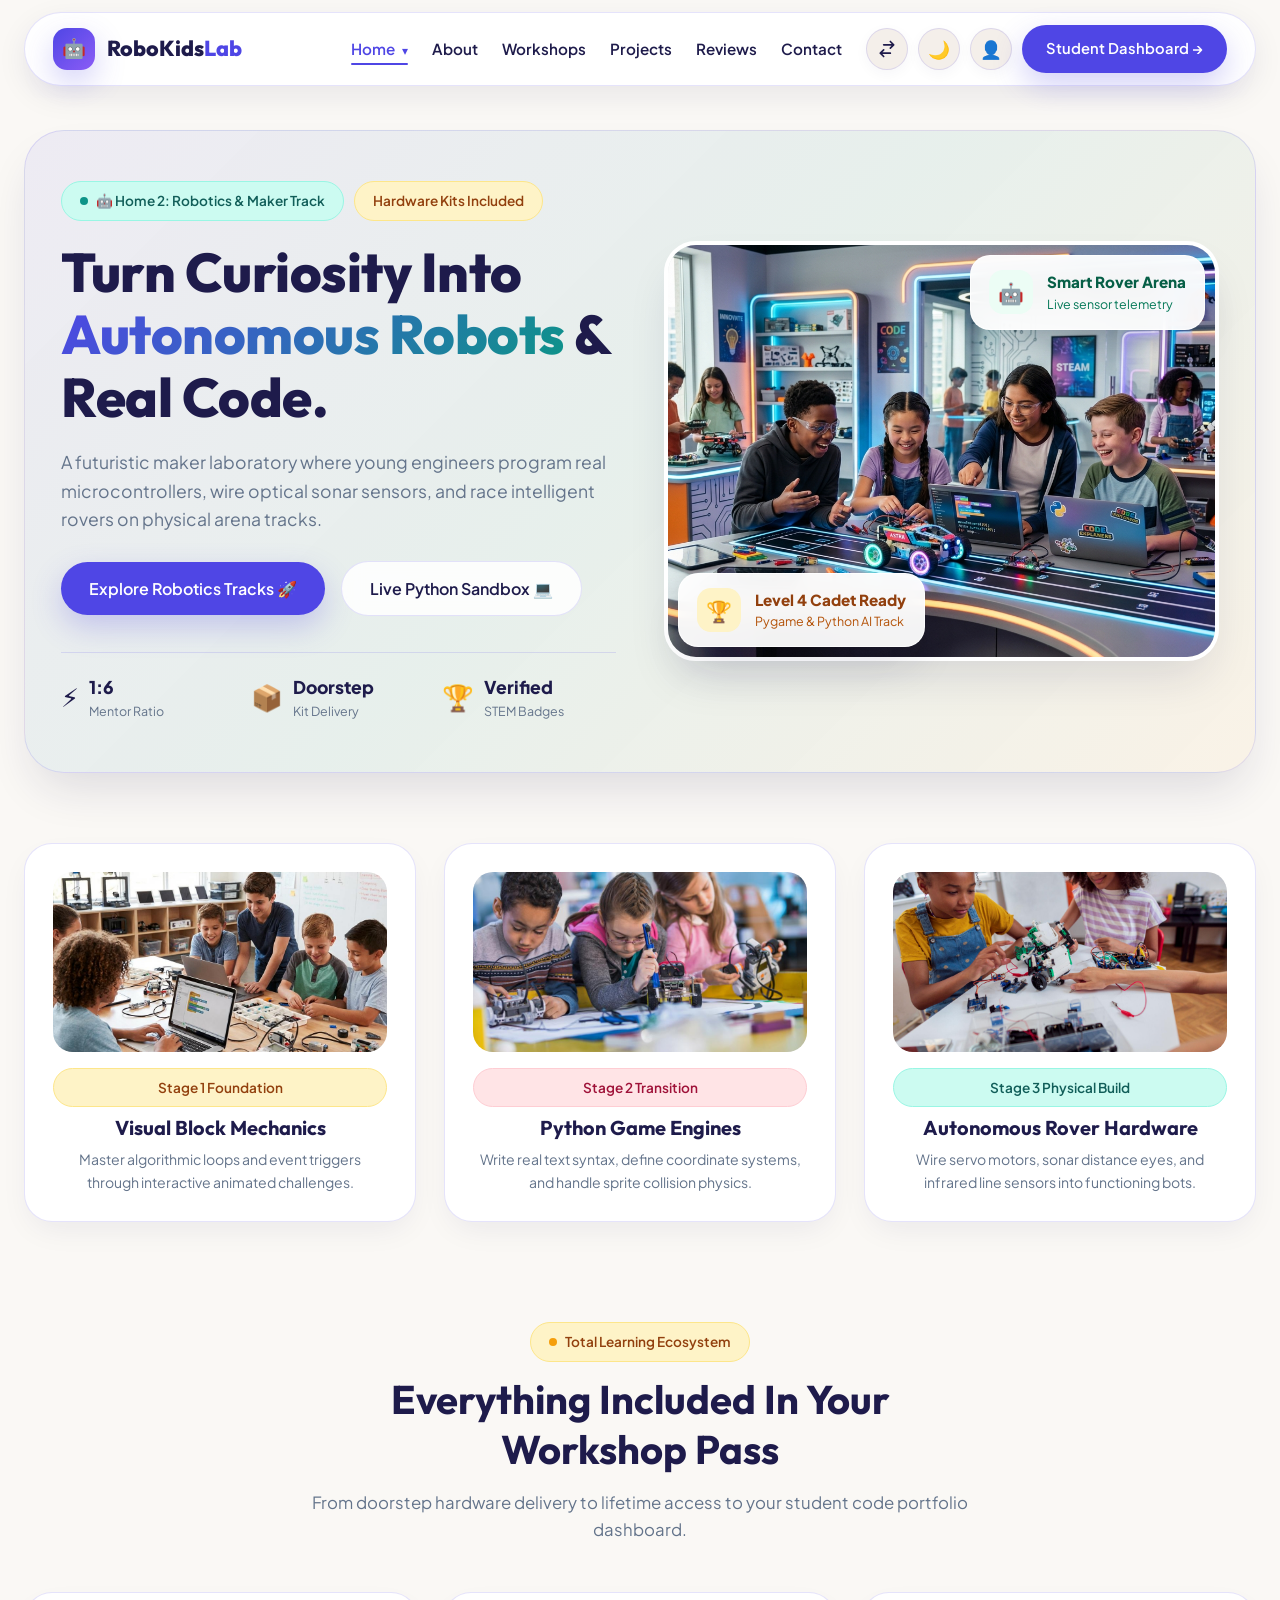
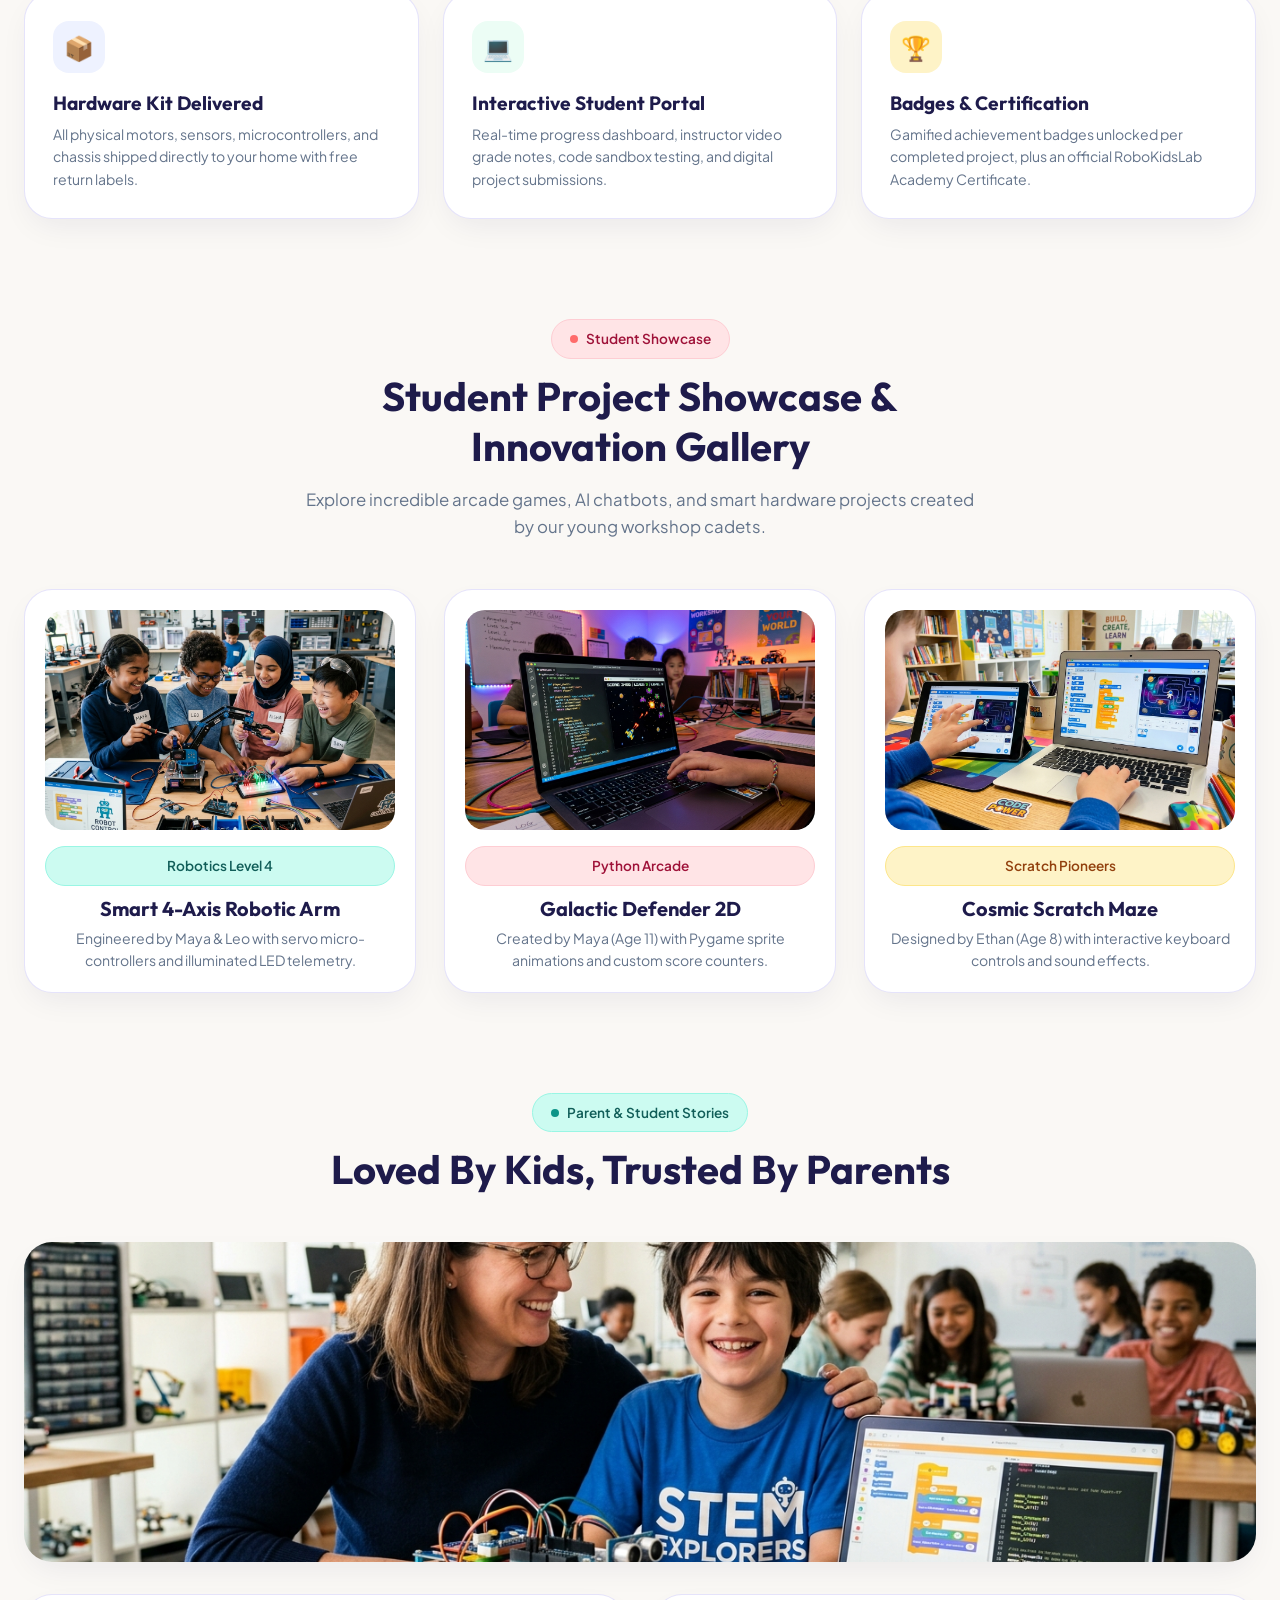
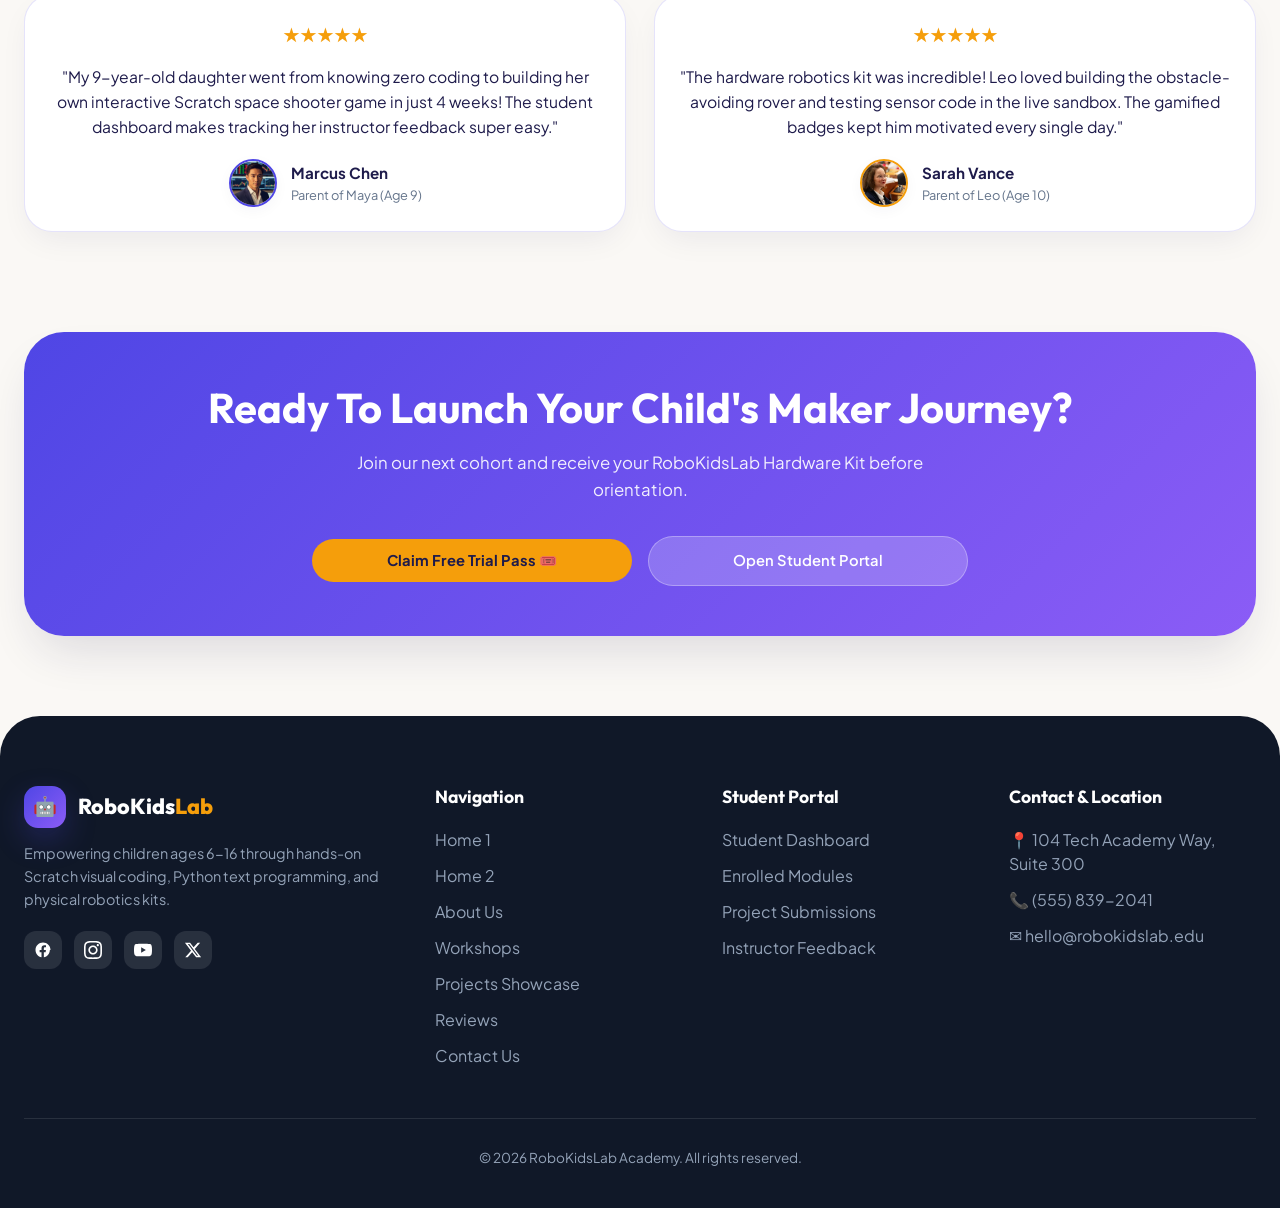
<file: home2.html>
<!DOCTYPE html>
<html lang="en" data-theme="light" dir="ltr">

<head>
  <meta charset="UTF-8">
  <meta name="viewport" content="width=device-width, initial-scale=1.0">
  <title>Home 2 - Robotics & AI Maker Academy | Creative Tech Track</title>
  <meta name="description"
    content="Next-generation Robotics and Coding Workshop for young inventors. Hands-on hardware assembly, AI bots, and live telemetry sandboxes.">

  <!-- Favicon -->
  <link rel="icon" type="image/svg+xml" href="assets/images/favicon.svg">

  <!-- Google Fonts -->
  <link rel="preconnect" href="https://fonts.googleapis.com">
  <link rel="preconnect" href="https://fonts.gstatic.com" crossorigin>
  <link
    href="https://fonts.googleapis.com/css2?family=Outfit:wght@500;600;700;800;900&family=Plus+Jakarta+Sans:wght@400;500;600;700;800&display=swap"
    rel="stylesheet">

  <!-- Main Stylesheet -->
  <link rel="stylesheet" href="assets/css/style.css">
</head>

<body>

  <!-- FLOATING NAVIGATION BAR WITH DROPDOWN -->
  <header class="navbar container">
    <div class="nav-container">
      <a href="index.html" class="brand-logo">
        <div class="brand-icon">🤖</div>
        <span>RoboKids<span style="color: var(--primary);">Lab</span></span>
      </a>

      <!-- HAMBURGER TOGGLE BUTTON FOR <= 1024px VIEW -->
      <button id="hamburgerBtn" class="hamburger-btn" onclick="toggleMobileMenu()" aria-label="Toggle navigation menu">
        <span class="hamburger-bar"></span>
        <span class="hamburger-bar"></span>
        <span class="hamburger-bar"></span>
      </button>

      <!-- NAVIGATION MENU -->
      <div id="navMenu" class="nav-menu">
        <ul class="nav-links">
          <li class="nav-dropdown">
            <a href="#" class="active">Home <span class="dropdown-caret">▾</span></a>
            <ul class="nav-dropdown-menu">
              <li><a href="index.html">Home 1 - Tech Academy</a></li>
              <li><a href="home2.html" class="active">Home 2 - Robotics & Maker Track</a></li>
            </ul>
          </li>
          <li><a href="about.html" onclick="closeMobileMenu()">About</a></li>
          <li><a href="workshops.html" onclick="closeMobileMenu()">Workshops</a></li>
          <li><a href="projects.html" onclick="closeMobileMenu()">Projects</a></li>
          <li><a href="reviews.html" onclick="closeMobileMenu()">Reviews</a></li>
          <li><a href="contact.html" onclick="closeMobileMenu()">Contact</a></li>
        </ul>

        <div class="nav-actions">
          <button class="toggle-btn rtl-toggle-btn" onclick="toggleRTL()" title="Toggle Language Direction RTL/LTR"
            aria-label="Toggle RTL/LTR">
            <svg width="20" height="20" viewBox="0 0 24 24" fill="none" stroke="currentColor" stroke-width="2"
              stroke-linecap="round" stroke-linejoin="round">
              <path d="M8 7h12m0 0l-4-4m4 4l-4 4M16 17H4m0 0l4 4m-4-4l4-4" />
            </svg>
          </button>
          <button class="toggle-btn theme-toggle-btn" onclick="toggleTheme()" title="Toggle Dark/Light Theme"
            aria-label="Toggle Theme">🌙</button>
          <button class="toggle-btn" onclick="openLoginModal()" title="Student & Parent Login"
            aria-label="Log In">👤</button>

          <a href="dashboard.html" class="pill-btn pill-btn-primary" onclick="closeMobileMenu()">Student Dashboard →</a>
        </div>
      </div>
    </div>
  </header>

  <!-- HOME 2 DISTINCT HERO SECTION (WITH NEW HIGH-TECH MAKER IMAGE & STYLING) -->
  <section class="container" style="padding: 30px 0 50px;">
    <div style="background: linear-gradient(135deg, rgba(79, 70, 229, 0.07), rgba(13, 148, 136, 0.08), rgba(245, 158, 11, 0.06)); border-radius: 40px; padding: 50px 36px; border: 1.5px solid var(--border-light); box-shadow: var(--shadow-lg);">
      <div style="display: grid; grid-template-columns: repeat(auto-fit, minmax(320px, 1fr)); gap: 48px; align-items: center;">
        
        <!-- Left Hero Content -->
        <div style="display: flex; flex-direction: column; gap: 20px;">
          <div style="display: flex; align-items: center; gap: 10px; flex-wrap: wrap;">
            <span class="badge-pill badge-pill-teal">
              <span class="dot"></span> 🤖 Home 2: Robotics & Maker Track
            </span>
            <span class="badge-pill badge-pill-amber">Hardware Kits Included</span>
          </div>

          <h1 style="font-size: clamp(2.3rem, 4.5vw, 3.4rem); font-weight: 800; line-height: 1.15; letter-spacing: -0.5px;">
            Turn Curiosity Into <br>
            <span style="background: linear-gradient(135deg, var(--primary), var(--accent-teal)); -webkit-background-clip: text; -webkit-text-fill-color: transparent;">Autonomous Robots</span> & Real Code.
          </h1>

          <p style="font-size: 1.1rem; color: var(--text-muted); line-height: 1.6;">
            A futuristic maker laboratory where young engineers program real microcontrollers, wire optical sonar sensors, and race intelligent rovers on physical arena tracks.
          </p>

          <div style="display: flex; align-items: center; gap: 16px; flex-wrap: wrap; margin-top: 8px;">
            <a href="workshops.html" class="pill-btn pill-btn-primary" style="padding: 14px 28px; font-size: 1rem;">Explore Robotics Tracks 🚀</a>
            <a href="dashboard.html" class="pill-btn pill-btn-secondary" style="padding: 14px 28px; font-size: 1rem;">Live Python Sandbox 💻</a>
          </div>

          <!-- Quick Highlight Pills -->
          <div style="display: grid; grid-template-columns: repeat(auto-fit, minmax(130px, 1fr)); gap: 16px; margin-top: 16px; padding-top: 20px; border-top: 1px solid var(--border-light);">
            <div style="display: flex; align-items: center; gap: 10px;">
              <div style="font-size: 1.6rem;">⚡</div>
              <div>
                <div style="font-weight: 800; font-size: 1.1rem; color: var(--text-dark);">1:6</div>
                <div style="font-size: 0.78rem; color: var(--text-muted);">Mentor Ratio</div>
              </div>
            </div>

            <div style="display: flex; align-items: center; gap: 10px;">
              <div style="font-size: 1.6rem;">📦</div>
              <div>
                <div style="font-weight: 800; font-size: 1.1rem; color: var(--text-dark);">Doorstep</div>
                <div style="font-size: 0.78rem; color: var(--text-muted);">Kit Delivery</div>
              </div>
            </div>

            <div style="display: flex; align-items: center; gap: 10px;">
              <div style="font-size: 1.6rem;">🏆</div>
              <div>
                <div style="font-weight: 800; font-size: 1.1rem; color: var(--text-dark);">Verified</div>
                <div style="font-size: 0.78rem; color: var(--text-muted);">STEM Badges</div>
              </div>
            </div>
          </div>
        </div>

        <!-- Right Hero Media (New Generated High-Tech Maker Studio Photo) -->
        <div style="position: relative;">
          <div style="border-radius: 32px; overflow: hidden; height: 420px; box-shadow: var(--shadow-lg); border: 4px solid var(--bg-surface);">
            <img src="assets/images/home2-hero.jpg" alt="Futuristic Kids Robotics Workshop Studio" style="width: 100%; height: 100%; object-fit: cover;">
          </div>

          <!-- Floating Badges on Hero Image -->
          <div class="floating-badge floating-badge-top" style="top: 14px; right: 14px;">
            <div class="badge-icon-box" style="background: #ECFDF5; color: var(--accent-teal);">🤖</div>
            <div>
              <div style="font-weight: 800; font-size: 0.95rem; color: #065F46;">Smart Rover Arena</div>
              <div style="font-size: 0.78rem; color: #047857;">Live sensor telemetry</div>
            </div>
          </div>

          <div class="floating-badge floating-badge-bottom" style="bottom: 14px; left: 14px;">
            <div class="badge-icon-box" style="background: #FEF3C7; color: #D97706;">🏆</div>
            <div>
              <div style="font-weight: 800; font-size: 0.95rem; color: #92400E;">Level 4 Cadet Ready</div>
              <div style="font-size: 0.78rem; color: #B45309;">Pygame & Python AI Track</div>
            </div>
          </div>
        </div>

      </div>
    </div>
  </section>

  <!-- HOME 2 INNOVATION HIGHLIGHT CARDS -->
  <section class="container" style="padding: 20px 0 60px;">
    <div class="grid-center-last" style="display: grid; grid-template-columns: repeat(auto-fit, minmax(280px, 1fr)); gap: 28px;">
      <div class="organic-card" style="padding: 28px; text-align: center;">
        <div style="height: 180px; border-radius: 20px; overflow: hidden; margin-bottom: 16px;">
          <img src="assets/images/img4.jpg" alt="Visual Logic and Code Blocks" style="width:100%; height:100%; object-fit:cover;">
        </div>
        <div class="badge-pill badge-pill-amber" style="margin-bottom: 8px;">Stage 1 Foundation</div>
        <h3 style="font-size: 1.25rem; margin-bottom: 8px;">Visual Block Mechanics</h3>
        <p style="font-size: 0.88rem; color: var(--text-muted);">Master algorithmic loops and event triggers through interactive animated challenges.</p>
      </div>

      <div class="organic-card" style="padding: 28px; text-align: center;">
        <div style="height: 180px; border-radius: 20px; overflow: hidden; margin-bottom: 16px;">
          <img src="assets/images/img5.jpg" alt="Python Arcade Programming" style="width:100%; height:100%; object-fit:cover;">
        </div>
        <div class="badge-pill badge-pill-coral" style="margin-bottom: 8px;">Stage 2 Transition</div>
        <h3 style="font-size: 1.25rem; margin-bottom: 8px;">Python Game Engines</h3>
        <p style="font-size: 0.88rem; color: var(--text-muted);">Write real text syntax, define coordinate systems, and handle sprite collision physics.</p>
      </div>

      <div class="organic-card" style="padding: 28px; text-align: center;">
        <div style="height: 180px; border-radius: 20px; overflow: hidden; margin-bottom: 16px;">
          <img src="assets/images/img6.jpg" alt="Hardware Robotics Engineering" style="width:100%; height:100%; object-fit:cover;">
        </div>
        <div class="badge-pill badge-pill-teal" style="margin-bottom: 8px;">Stage 3 Physical Build</div>
        <h3 style="font-size: 1.25rem; margin-bottom: 8px;">Autonomous Rover Hardware</h3>
        <p style="font-size: 0.88rem; color: var(--text-muted);">Wire servo motors, sonar distance eyes, and infrared line sensors into functioning bots.</p>
      </div>
    </div>
  </section>

  <!-- 1. TOTAL LEARNING ECOSYSTEM (ABOVE STUDENT SHOWCASE AS SPECIFIED IN ISSUE 2) -->
  <section id="lab-ecosystem" class="container" style="padding: 40px 0 60px;">
    <div class="section-header">
      <div class="badge-pill badge-pill-amber section-subtitle">
        <span class="dot"></span> Total Learning Ecosystem
      </div>
      <h2 class="section-title">Everything Included In Your Workshop Pass</h2>
      <p class="section-desc">From doorstep hardware delivery to lifetime access to your student code portfolio dashboard.</p>
    </div>

    <div class="grid-center-last" style="display: grid; grid-template-columns: repeat(auto-fit, minmax(260px, 1fr)); gap: 24px;">
      <div class="organic-card" style="padding: 28px; text-align: left;">
        <div style="width: 52px; height: 52px; border-radius: 16px; background: #EEF2FF; color: var(--primary); display: flex; align-items: center; justify-content: center; font-size: 1.5rem; margin-bottom: 18px;">📦</div>
        <h4 style="font-size: 1.2rem; margin-bottom: 8px;">Hardware Kit Delivered</h4>
        <p style="font-size: 0.88rem; color: var(--text-muted);">All physical motors, sensors, microcontrollers, and chassis shipped directly to your home with free return labels.</p>
      </div>

      <div class="organic-card" style="padding: 28px; text-align: left;">
        <div style="width: 52px; height: 52px; border-radius: 16px; background: #ECFDF5; color: var(--accent-teal); display: flex; align-items: center; justify-content: center; font-size: 1.5rem; margin-bottom: 18px;">💻</div>
        <h4 style="font-size: 1.2rem; margin-bottom: 8px;">Interactive Student Portal</h4>
        <p style="font-size: 0.88rem; color: var(--text-muted);">Real-time progress dashboard, instructor video grade notes, code sandbox testing, and digital project submissions.</p>
      </div>

      <div class="organic-card" style="padding: 28px; text-align: left;">
        <div style="width: 52px; height: 52px; border-radius: 16px; background: #FEF3C7; color: #D97706; display: flex; align-items: center; justify-content: center; font-size: 1.5rem; margin-bottom: 18px;">🏆</div>
        <h4 style="font-size: 1.2rem; margin-bottom: 8px;">Badges & Certification</h4>
        <p style="font-size: 0.88rem; color: var(--text-muted);">Gamified achievement badges unlocked per completed project, plus an official RoboKidsLab Academy Certificate.</p>
      </div>
    </div>
  </section>

  <!-- 2. STUDENT PROJECT SHOWCASE -->
  <section id="projects" class="container" style="padding: 40px 0 60px;">
    <div class="section-header">
      <div class="badge-pill badge-pill-coral section-subtitle">
        <span class="dot"></span> Student Showcase
      </div>
      <h2 class="section-title">Student Project Showcase & Innovation Gallery</h2>
      <p class="section-desc">Explore incredible arcade games, AI chatbots, and smart hardware projects created by our young workshop cadets.</p>
    </div>

    <div class="grid-center-last" style="display: grid; grid-template-columns: repeat(auto-fit, minmax(280px, 1fr)); gap: 28px;">
      <div class="organic-card" style="text-align: center; padding: 20px;">
        <div style="height: 220px; border-radius: 20px; overflow: hidden; margin-bottom: 16px;">
          <img src="assets/images/home2-robot-arm.jpg" alt="Student Programmable 4-Axis Robotic Arm" style="width:100%; height:100%; object-fit:cover;">
        </div>
        <div class="badge-pill badge-pill-teal" style="margin-bottom: 10px;">Robotics Level 4</div>
        <h3 style="font-size: 1.25rem; margin-bottom: 6px;">Smart 4-Axis Robotic Arm</h3>
        <p style="font-size: 0.88rem; color: var(--text-muted);">Engineered by Maya & Leo with servo micro-controllers and illuminated LED telemetry.</p>
      </div>

      <div class="organic-card" style="text-align: center; padding: 20px;">
        <div style="height: 220px; border-radius: 20px; overflow: hidden; margin-bottom: 16px;">
          <img src="assets/images/project-arcade.jpg" alt="Pygame Arcade Shooter" style="width:100%; height:100%; object-fit:cover;">
        </div>
        <div class="badge-pill badge-pill-coral" style="margin-bottom: 10px;">Python Arcade</div>
        <h3 style="font-size: 1.25rem; margin-bottom: 6px;">Galactic Defender 2D</h3>
        <p style="font-size: 0.88rem; color: var(--text-muted);">Created by Maya (Age 11) with Pygame sprite animations and custom score counters.</p>
      </div>

      <div class="organic-card" style="text-align: center; padding: 20px;">
        <div style="height: 220px; border-radius: 20px; overflow: hidden; margin-bottom: 16px;">
          <img src="assets/images/project-scratch.jpg" alt="Scratch Animated Maze Game" style="width:100%; height:100%; object-fit:cover;">
        </div>
        <div class="badge-pill badge-pill-amber" style="margin-bottom: 10px;">Scratch Pioneers</div>
        <h3 style="font-size: 1.25rem; margin-bottom: 6px;">Cosmic Scratch Maze</h3>
        <p style="font-size: 0.88rem; color: var(--text-muted);">Designed by Ethan (Age 8) with interactive keyboard controls and sound effects.</p>
      </div>
    </div>
  </section>

  <!-- 3. PARENT & STUDENT STORIES (SECOND-LAST POSITION AS SPECIFIED IN ISSUE 1) -->
  <section id="reviews" class="container" style="padding: 40px 0 60px;">
    <div class="section-header">
      <div class="badge-pill badge-pill-teal section-subtitle">
        <span class="dot"></span> Parent & Student Stories
      </div>
      <h2 class="section-title">Loved By Kids, Trusted By Parents</h2>
    </div>

    <!-- Review Showcase Image -->
    <div style="margin-bottom: 32px; border-radius: 28px; overflow: hidden; height: 320px; box-shadow: var(--shadow-md);">
      <img src="assets/images/reviews-hero.jpg" alt="Parent & Student Workshop Review Showcase" style="width: 100%; height: 100%; object-fit: cover;">
    </div>

    <div class="grid-center-last" style="display: grid; grid-template-columns: repeat(auto-fit, minmax(280px, 1fr)); gap: 28px;">
      <div class="organic-card" style="text-align: center;">
        <div style="color: var(--accent-amber); font-size: 1.2rem; margin-bottom: 14px;">★★★★★</div>
        <p style="font-size: 0.98rem; color: var(--text-dark); margin-bottom: 20px;">
          "My 9-year-old daughter went from knowing zero coding to building her own interactive Scratch space shooter game in just 4 weeks! The student dashboard makes tracking her instructor feedback super easy."
        </p>
        <div style="display: flex; align-items: center; justify-content: center; gap: 14px;">
          <img src="assets/images/marcus-chen.png" alt="Marcus Chen" style="width: 48px; height: 48px; border-radius: 50%; object-fit: cover; border: 2px solid var(--primary); box-shadow: var(--shadow-sm);">
          <div style="text-align: left;">
            <div style="font-weight: 700; font-size: 0.95rem;">Marcus Chen</div>
            <div style="font-size: 0.8rem; color: var(--text-muted);">Parent of Maya (Age 9)</div>
          </div>
        </div>
      </div>

      <div class="organic-card" style="text-align: center;">
        <div style="color: var(--accent-amber); font-size: 1.2rem; margin-bottom: 14px;">★★★★★</div>
        <p style="font-size: 0.98rem; color: var(--text-dark); margin-bottom: 20px;">
          "The hardware robotics kit was incredible! Leo loved building the obstacle-avoiding rover and testing sensor code in the live sandbox. The gamified badges kept him motivated every single day."
        </p>
        <div style="display: flex; align-items: center; justify-content: center; gap: 14px;">
          <img src="assets/images/sarah-vance.png" alt="Sarah Vance" style="width: 48px; height: 48px; border-radius: 50%; object-fit: cover; border: 2px solid var(--accent-amber); box-shadow: var(--shadow-sm);">
          <div style="text-align: left;">
            <div style="font-weight: 700; font-size: 0.95rem;">Sarah Vance</div>
            <div style="font-size: 0.8rem; color: var(--text-muted);">Parent of Leo (Age 10)</div>
          </div>
        </div>
      </div>
    </div>
  </section>

  <!-- 4. CTA BANNER (LAST CONTENT SECTION BEFORE FOOTER) -->
  <section class="container" style="margin: 40px auto 80px;">
    <div style="background: linear-gradient(135deg, var(--primary), var(--accent-purple)); border-radius: 40px; padding: 50px 24px; text-align: center; color: #fff; box-shadow: var(--shadow-lg);">
      <h2 style="color: #fff; font-size: clamp(1.8rem, 4vw, 2.6rem); margin-bottom: 16px;">Ready To Launch Your Child's Maker Journey?</h2>
      <p style="font-size: 1.05rem; opacity: 0.9; max-width: 600px; margin: 0 auto 32px;">
        Join our next cohort and receive your RoboKidsLab Hardware Kit before orientation.
      </p>
      <div style="display: flex; align-items: center; justify-content: center; gap: 16px; flex-wrap: wrap;">
        <button class="pill-btn pill-btn-amber" style="width: 100%; max-width: 320px;" onclick="openEnrollModal('Robotics Track')">Claim Free Trial Pass 🎟️</button>
        <a href="dashboard.html" class="pill-btn pill-btn-outline-light" style="width: 100%; max-width: 320px;">Open Student Portal</a>
      </div>
    </div>
  </section>

  <!-- FOOTER -->
  <footer class="footer">
    <div class="container">
      <div class="footer-grid">
        <div class="footer-brand">
          <div class="brand-logo" style="color: #fff; margin-bottom: 14px;">
            <div class="brand-icon">🤖</div>
            <span>RoboKids<span style="color: var(--accent-amber);">Lab</span></span>
          </div>
          <p style="font-size: 0.9rem;">
            Empowering children ages 6-16 through hands-on Scratch visual coding, Python text programming, and physical robotics kits.
          </p>

          <div class="footer-socials" style="display: flex; align-items: center; justify-content: flex-start; gap: 12px; margin-top: 20px;">
            <a href="#" class="social-icon" aria-label="Facebook"><svg width="18" height="18" fill="currentColor" viewBox="0 0 24 24"><path d="M22 12c0-5.52-4.48-10-10-10S2 6.48 2 12c0 4.84 3.44 8.87 8 9.8V15H7.5v-3H10V9.5C10 7.01 11.49 5.65 13.75 5.65c1.08 0 2.25.19 2.25.19v2.47h-1.27c-1.23 0-1.61.77-1.61 1.56V12h2.78l-.44 3h-2.34v6.8c4.56-.93 8-4.96 8-9.8z"/></svg></a>
            <a href="#" class="social-icon" aria-label="Instagram"><svg width="18" height="18" fill="currentColor" viewBox="0 0 24 24"><path d="M12 2.163c3.204 0 3.584.012 4.85.07 3.252.148 4.771 1.691 4.919 4.919.058 1.265.069 1.645.069 4.849 0 3.205-.012 3.584-.069 4.849-.149 3.225-1.664 4.771-4.919 4.919-1.266.058-1.644.07-4.85.07-3.204 0-3.584-.012-4.849-.07-3.26-.149-4.771-1.699-4.919-4.92-.058-1.265-.07-1.644-.07-4.849 0-3.204.013-3.583.07-4.849.149-3.227 1.664-4.771 4.919-4.919 1.266-.057 1.645-.069 4.849-.069zm0-2.163c-3.259 0-3.667.014-4.947.072-4.358.2-6.78 2.618-6.98 6.98-.059 1.281-.073 1.689-.073 4.948 0 3.259.014 3.668.072 4.948.2 4.358 2.618 6.78 6.98 6.98 1.281.058 1.689.072 4.948.072 3.259 0 3.668-.014 4.948-.072 4.354-.2 6.782-2.618 6.979-6.98.059-1.28.073-1.689.073-4.948 0-3.259-.014-3.667-.072-4.947-.196-4.354-2.617-6.78-6.979-6.98-1.281-.059-1.69-.073-4.949-.073zm0 5.838c-3.403 0-6.162 2.759-6.162 6.162s2.759 6.163 6.162 6.163 6.162-2.759 6.162-6.163c0-3.403-2.759-6.162-6.162-6.162zm0 10.162c-2.209 0-4-1.79-4-4 0-2.209 1.791-4 4-4s4 1.791 4 4c0 2.21-1.791 4-4 4zm6.406-11.845c-.796 0-1.441.645-1.441 1.44s.645 1.44 1.441 1.44c.795 0 1.439-.645 1.439-1.44s-.644-1.44-1.439-1.44z"/></svg></a>
            <a href="#" class="social-icon" aria-label="YouTube"><svg width="18" height="18" fill="currentColor" viewBox="0 0 24 24"><path d="M23.498 6.186a3.016 3.016 0 0 0-2.122-2.136C19.505 3.545 12 3.545 12 3.545s-7.505 0-9.377.505A3.017 3.017 0 0 0 .502 6.186C0 8.07 0 12 0 12s0 3.93.502 5.814a3.016 3.016 0 0 0 2.122 2.136c1.871.505 9.376.505 9.376.505s7.505 0 9.377-.505a3.015 3.015 0 0 0 2.122-2.136C24 15.93 24 12 24 12s0-3.93-.502-5.814zM9.545 15.568V8.432L15.818 12l-6.273 3.568z"/></svg></a>
            <a href="#" class="social-icon" aria-label="Twitter"><svg width="18" height="18" fill="currentColor" viewBox="0 0 24 24"><path d="M18.244 2.25h3.308l-7.227 8.26 8.502 11.24H16.17l-5.214-6.817L4.99 21.75H1.68l7.73-8.835L1.254 2.25H8.08l4.713 6.231zm-1.161 17.52h1.833L7.084 4.126H5.117z"/></svg></a>
          </div>
        </div>

        <div class="footer-col">
          <h4>Navigation</h4>
          <ul>
            <li><a href="index.html">Home 1</a></li>
            <li><a href="home2.html">Home 2</a></li>
            <li><a href="about.html">About Us</a></li>
            <li><a href="workshops.html">Workshops</a></li>
            <li><a href="projects.html">Projects Showcase</a></li>
            <li><a href="reviews.html">Reviews</a></li>
            <li><a href="contact.html">Contact Us</a></li>
          </ul>
        </div>

        <div class="footer-col">
          <h4>Student Portal</h4>
          <ul>
            <li><a href="dashboard.html">Student Dashboard</a></li>
            <li><a href="dashboard.html">Enrolled Modules</a></li>
            <li><a href="dashboard.html">Project Submissions</a></li>
            <li><a href="dashboard.html">Instructor Feedback</a></li>
          </ul>
        </div>

        <div class="footer-col">
          <h4>Contact & Location</h4>
          <ul>
            <li>📍 104 Tech Academy Way, Suite 300</li>
            <li>📞 (555) 839-2041</li>
            <li>✉️ hello@robokidslab.edu</li>
          </ul>
        </div>
      </div>

      <div class="footer-bottom">
        <p>© 2026 RoboKidsLab Academy. All rights reserved.</p>
      </div>
    </div>
  </footer>

  <!-- LOGIN / PORTAL MODAL -->
  <div id="loginModal" class="modal-overlay">
    <div class="modal-content">
      <button class="modal-close" onclick="closeLoginModal()">✕</button>
      <div style="text-align: center; margin-bottom: 24px;">
        <div class="brand-icon" style="margin: 0 auto 12px; width: 50px; height: 50px; font-size: 1.4rem;">🤖</div>
        <h3 style="font-size: 1.5rem;">Student & Parent Login</h3>
        <p style="font-size: 0.88rem; color: var(--text-muted);">Access course modules, submit projects & view teacher grades</p>
      </div>

      <form onsubmit="handleLoginSubmit(event)">
        <div class="form-group">
          <label>Student Username or Parent Email</label>
          <input type="text" class="form-control" placeholder="e.g. leo_vance or parent@gmail.com" value="leo_vance" required>
        </div>
        <div class="form-group">
          <label>Password</label>
          <div class="password-wrapper">
            <input type="password" id="modalPasswordInput" class="form-control" placeholder="••••••••" value="password123" required>
            <button type="button" class="password-toggle-btn" onclick="togglePasswordVisibility('modalPasswordInput', this)" title="Show/Hide Password" aria-label="Toggle Password Visibility">👁️</button>
          </div>
        </div>
        <div style="display: flex; align-items: center; justify-content: space-between; margin-bottom: 24px; font-size: 0.85rem; flex-wrap: nowrap; gap: 8px; width: 100%;">
          <label style="display:flex; align-items:center; gap:8px; cursor:pointer; white-space: nowrap; font-size: clamp(0.7rem, 3.5vw, 0.85rem);">
            <input type="checkbox" checked> Remember me
          </label>
          <a href="#" class="forgot-link" style="margin-left: auto; white-space: nowrap; font-size: clamp(0.7rem, 3.5vw, 0.85rem);">Forgot Password?</a>
        </div>
        <button type="submit" class="pill-btn pill-btn-primary" style="width: 100%; justify-content: center;">Log In To Student Dashboard →</button>
      </form>
    </div>
  </div>

  <!-- ENROLLMENT MODAL -->
  <div id="enrollModal" class="modal-overlay">
    <div class="modal-content">
      <button class="modal-close" onclick="closeEnrollModal()">✕</button>
      <div style="margin-bottom: 24px; text-align: center;">
        <span class="badge-pill badge-pill-amber">Quick Enrolment</span>
        <h3 id="enrollCourseTitle" style="font-size: 1.6rem; margin-top: 8px;">Enroll in Course</h3>
        <p style="font-size: 0.88rem; color: var(--text-muted);">Reserve a spot for your child in our next cohort.</p>
      </div>

      <form onsubmit="handleEnrollSubmit(event)">
        <input type="hidden" id="enrollCourseInput" value="Robotics Track">
        <div class="form-group">
          <label>Child's Full Name</label>
          <input type="text" class="form-control" placeholder="e.g. Leo Vance" required>
        </div>
        <div class="form-group">
          <label>Child's Age</label>
          <select class="form-control" required>
            <option value="6-8">6 - 8 Years Old (Scratch)</option>
            <option value="9-12">9 - 12 Years Old (Python / Robotics)</option>
            <option value="13-16">13 - 16 Years Old (Advanced Python & Hardware)</option>
          </select>
        </div>
        <div class="form-group">
          <label>Parent Contact Email</label>
          <input type="email" class="form-control" placeholder="parent@example.com" required>
        </div>
        <button type="submit" class="pill-btn pill-btn-primary" style="width: 100%; justify-content: center;">Complete Reservation 🚀</button>
      </form>
    </div>
  </div>

  <!-- FLOATING TOP-TO-BOTTOM SCROLL BUTTON -->
  <button id="backToTopBtn" class="floating-top-btn" onclick="scrollToTop()" title="Scroll to Top" aria-label="Scroll to Top">↑</button>

  <!-- TOAST NOTIFICATION CONTAINER -->
  <div id="toast" class="toast">
    <span id="toastIcon">✨</span>
    <span id="toastMsg">Notification message</span>
  </div>

  <!-- Scripts -->
  <script src="assets/js/main.js"></script>
</body>

</html>
</file>
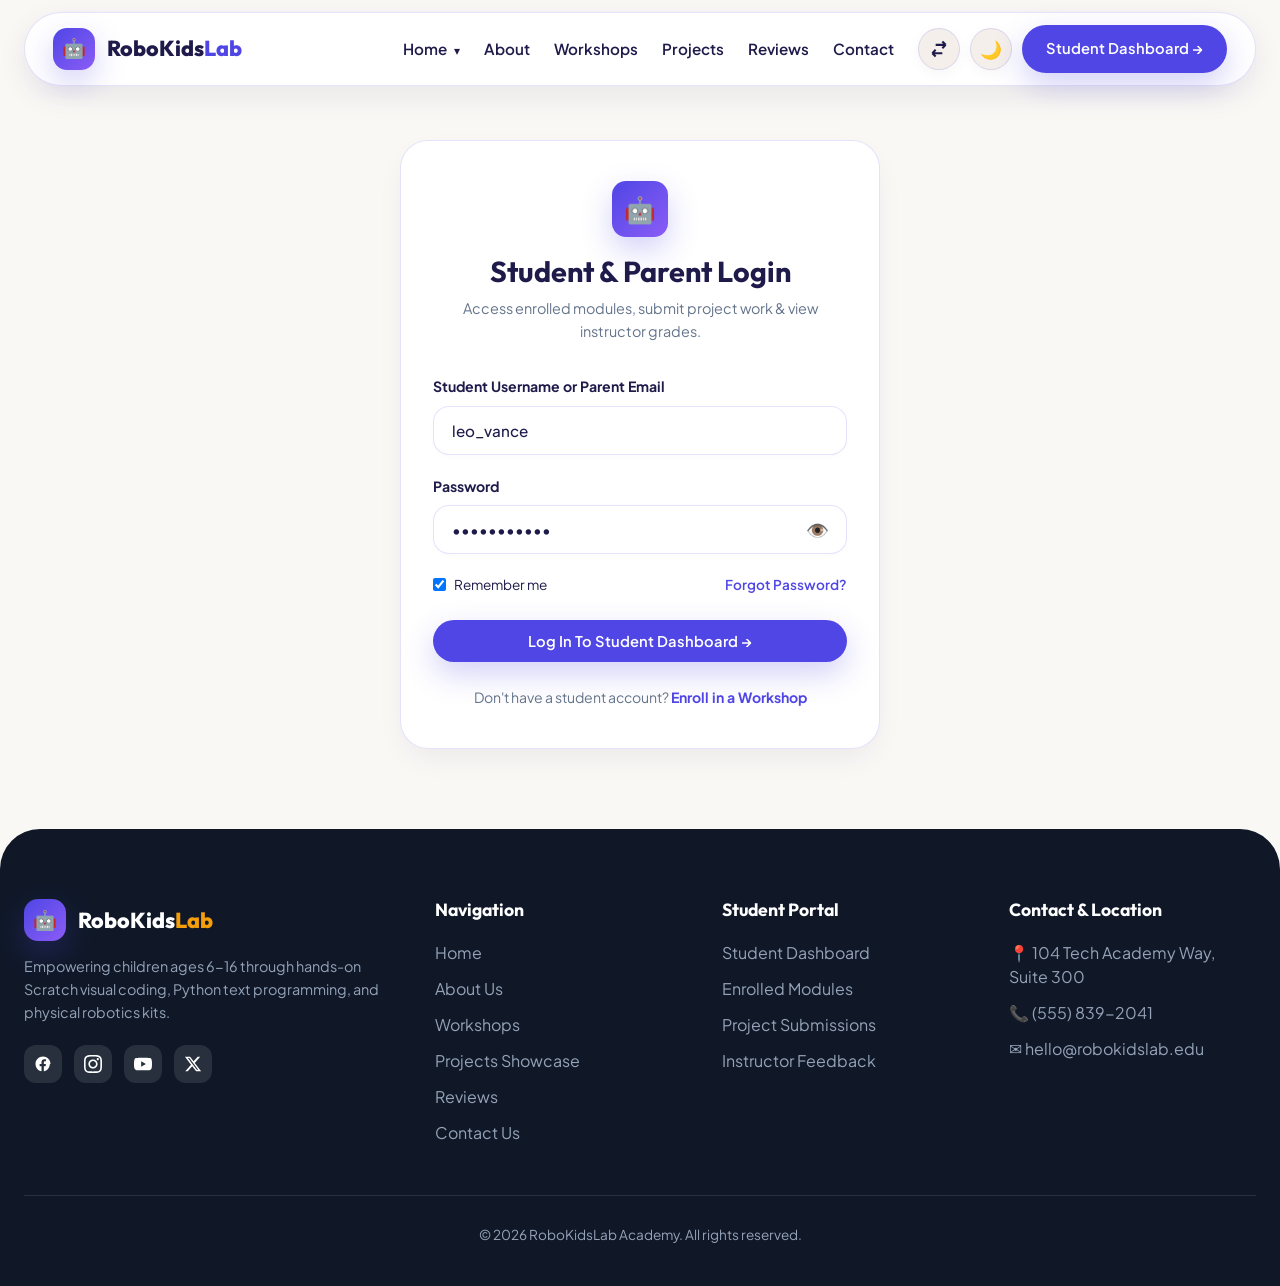
<file: login.html>
<!DOCTYPE html>
<html lang="en" data-theme="light" dir="ltr">

<head>
  <meta charset="UTF-8">
  <meta name="viewport" content="width=device-width, initial-scale=1.0">
  <title>Student & Parent Login | RoboKidsLab Academy</title>

  <!-- Favicon -->
  <link rel="icon" type="image/svg+xml" href="assets/images/favicon.svg">

  <!-- Google Fonts -->
  <link rel="preconnect" href="https://fonts.googleapis.com">
  <link rel="preconnect" href="https://fonts.gstatic.com" crossorigin>
  <link
    href="https://fonts.googleapis.com/css2?family=Outfit:wght@500;600;700;800&family=Plus+Jakarta+Sans:wght@400;500;600;700;800&display=swap"
    rel="stylesheet">

  <!-- Main Stylesheet -->
  <link rel="stylesheet" href="assets/css/style.css">
</head>

<body style="min-height: 100vh; display: flex; flex-direction: column; justify-content: space-between;">

  <!-- FLOATING NAVIGATION BAR -->
  <header class="navbar container">
    <div class="nav-container">
      <a href="index.html" class="brand-logo">
        <div class="brand-icon">🤖</div>
        <span>RoboKids<span style="color: var(--primary);">Lab</span></span>
      </a>

      <!-- HAMBURGER TOGGLE BUTTON FOR <= 1024px VIEW -->
      <button id="hamburgerBtn" class="hamburger-btn" onclick="toggleMobileMenu()" aria-label="Toggle navigation menu">
        <span class="hamburger-bar"></span>
        <span class="hamburger-bar"></span>
        <span class="hamburger-bar"></span>
      </button>

      <div id="navMenu" class="nav-menu">
        <ul class="nav-links">
          <li class="nav-dropdown">
            <a href="#">Home <span class="dropdown-caret">▾</span></a>
            <ul class="nav-dropdown-menu">
              <li><a href="index.html">Home 1 - Tech Academy</a></li>
              <li><a href="home2.html">Home 2 - Robotics & Maker Track</a></li>
            </ul>
          </li>
          <li><a href="about.html" onclick="closeMobileMenu()">About</a></li>
          <li><a href="workshops.html" onclick="closeMobileMenu()">Workshops</a></li>
          <li><a href="projects.html" onclick="closeMobileMenu()">Projects</a></li>
          <li><a href="reviews.html" onclick="closeMobileMenu()">Reviews</a></li>
          <li><a href="contact.html" onclick="closeMobileMenu()">Contact</a></li>
        </ul>

        <div class="nav-actions">
          <button class="toggle-btn rtl-toggle-btn" onclick="toggleRTL()" title="Toggle Language Direction RTL/LTR"
            aria-label="Toggle RTL/LTR">
            <svg width="18" height="18" viewBox="0 0 24 24" fill="none" stroke="currentColor" stroke-width="2.5">
              <path d="M8 7h12m0 0l-4-4m4 4l-4 4M16 17H4m0 0l4 4m-4-4l4-4" />
            </svg>
          </button>
          <button class="toggle-btn theme-toggle-btn" onclick="toggleTheme()" title="Toggle Dark/Light Theme"
            aria-label="Toggle Theme">🌙</button>
          <a href="dashboard.html" class="pill-btn pill-btn-primary" onclick="closeMobileMenu()">Student Dashboard →</a>
        </div>
      </div>
    </div>
  </header>

  <!-- LOGIN CENTERED CONTAINER -->
  <main class="container"
    style="display: flex; align-items: center; justify-content: center; padding: 40px 16px; flex: 1;">
    <div class="login-card organic-card" style="max-width: 480px; width: 100%; padding: 40px 32px; text-align: center;">
      <div class="brand-icon" style="margin: 0 auto 16px; width: 56px; height: 56px; font-size: 1.6rem;">🤖</div>

      <h2 style="font-size: 1.8rem; margin-bottom: 8px;">Student & Parent Login</h2>
      <p style="font-size: 0.9rem; color: var(--text-muted); margin-bottom: 32px;">Access enrolled modules, submit
        project work & view instructor grades.</p>

      <form onsubmit="handleLoginSubmit(event)">
        <div class="form-group">
          <label>Student Username or Parent Email</label>
          <input type="text" class="form-control" placeholder="e.g. leo_vance or parent@gmail.com" value="leo_vance"
            required>
        </div>

        <div class="form-group">
          <label>Password</label>
          <div class="password-wrapper">
            <input type="password" id="loginPagePassword" class="form-control" placeholder="••••••••" value="password123" required>
            <button type="button" class="password-toggle-btn" onclick="togglePasswordVisibility('loginPagePassword', this)" title="Show/Hide Password" aria-label="Toggle Password Visibility">👁️</button>
          </div>
        </div>

        <div
          style="display: flex; align-items: center; justify-content: space-between; margin-bottom: 24px; flex-wrap: nowrap; gap: 8px; width: 100%;">
          <label style="display:flex; align-items:center; gap:8px; cursor:pointer; white-space: nowrap; font-size: clamp(0.7rem, 3.5vw, 0.85rem);">
            <input type="checkbox" checked> Remember me
          </label>
          <a href="#" class="forgot-link" style="margin-left: auto; white-space: nowrap; font-size: clamp(0.7rem, 3.5vw, 0.85rem);">Forgot Password?</a>
        </div>

        <button type="submit" class="pill-btn pill-btn-primary" style="width: 100%; justify-content: center;">Log In To
          Student Dashboard →</button>
      </form>

      <div style="margin-top: 24px; font-size: 0.88rem; color: var(--text-muted);">
        Don't have a student account? <a href="workshops.html"
          style="color: var(--primary); font-weight: 700;">Enroll in a Workshop</a>
      </div>
    </div>
  </main>

  <!-- FOOTER -->
  <footer class="footer" style="margin-top: 40px;">
    <div class="container">
      <div class="footer-grid">
        <div class="footer-brand">
          <div class="brand-logo" style="color: #fff; margin-bottom: 14px;">
            <div class="brand-icon">🤖</div>
            <span>RoboKids<span style="color: var(--accent-amber);">Lab</span></span>
          </div>
          <p style="font-size: 0.9rem;">
            Empowering children ages 6-16 through hands-on Scratch visual coding, Python text programming, and physical
            robotics kits.
          </p>

          <div class="footer-socials"
            style="display: flex; align-items: center; justify-content: flex-start; gap: 12px; margin-top: 20px;">
            <a href="#" class="social-icon" aria-label="Facebook"><svg width="18" height="18" fill="currentColor" viewBox="0 0 24 24"><path d="M22 12c0-5.52-4.48-10-10-10S2 6.48 2 12c0 4.84 3.44 8.87 8 9.8V15H7.5v-3H10V9.5C10 7.01 11.49 5.65 13.75 5.65c1.08 0 2.25.19 2.25.19v2.47h-1.27c-1.23 0-1.61.77-1.61 1.56V12h2.78l-.44 3h-2.34v6.8c4.56-.93 8-4.96 8-9.8z"/></svg></a>
            <a href="#" class="social-icon" aria-label="Instagram"><svg width="18" height="18" fill="currentColor" viewBox="0 0 24 24"><path d="M12 2.163c3.204 0 3.584.012 4.85.07 3.252.148 4.771 1.691 4.919 4.919.058 1.265.069 1.645.069 4.849 0 3.205-.012 3.584-.069 4.849-.149 3.225-1.664 4.771-4.919 4.919-1.266.058-1.644.07-4.85.07-3.204 0-3.584-.012-4.849-.07-3.26-.149-4.771-1.699-4.919-4.92-.058-1.265-.07-1.644-.07-4.849 0-3.204.013-3.583.07-4.849.149-3.227 1.664-4.771 4.919-4.919 1.266-.057 1.645-.069 4.849-.069zm0-2.163c-3.259 0-3.667.014-4.947.072-4.358.2-6.78 2.618-6.98 6.98-.059 1.281-.073 1.689-.073 4.948 0 3.259.014 3.668.072 4.948.2 4.358 2.618 6.78 6.98 6.98 1.281.058 1.689.072 4.948.072 3.259 0 3.668-.014 4.948-.072 4.354-.2 6.782-2.618 6.979-6.98.059-1.28.073-1.689.073-4.948 0-3.259-.014-3.667-.072-4.947-.196-4.354-2.617-6.78-6.979-6.98-1.281-.059-1.69-.073-4.949-.073zm0 5.838c-3.403 0-6.162 2.759-6.162 6.162s2.759 6.163 6.162 6.163 6.162-2.759 6.162-6.163c0-3.403-2.759-6.162-6.162-6.162zm0 10.162c-2.209 0-4-1.79-4-4 0-2.209 1.791-4 4-4s4 1.791 4 4c0 2.21-1.791 4-4 4zm6.406-11.845c-.796 0-1.441.645-1.441 1.44s.645 1.44 1.441 1.44c.795 0 1.439-.645 1.439-1.44s-.644-1.44-1.439-1.44z"/></svg></a>
            <a href="#" class="social-icon" aria-label="YouTube"><svg width="18" height="18" fill="currentColor" viewBox="0 0 24 24"><path d="M23.498 6.186a3.016 3.016 0 0 0-2.122-2.136C19.505 3.545 12 3.545 12 3.545s-7.505 0-9.377.505A3.017 3.017 0 0 0 .502 6.186C0 8.07 0 12 0 12s0 3.93.502 5.814a3.016 3.016 0 0 0 2.122 2.136c1.871.505 9.376.505 9.376.505s7.505 0 9.377-.505a3.015 3.015 0 0 0 2.122-2.136C24 15.93 24 12 24 12s0-3.93-.502-5.814zM9.545 15.568V8.432L15.818 12l-6.273 3.568z"/></svg></a>
            <a href="#" class="social-icon" aria-label="Twitter"><svg width="18" height="18" fill="currentColor" viewBox="0 0 24 24"><path d="M18.244 2.25h3.308l-7.227 8.26 8.502 11.24H16.17l-5.214-6.817L4.99 21.75H1.68l7.73-8.835L1.254 2.25H8.08l4.713 6.231zm-1.161 17.52h1.833L7.084 4.126H5.117z"/></svg></a>
          </div>
        </div>

        <div class="footer-col">
          <h4>Navigation</h4>
          <ul>
            <li><a href="index.html">Home</a></li>
            <li><a href="about.html">About Us</a></li>
            <li><a href="workshops.html">Workshops</a></li>
            <li><a href="projects.html">Projects Showcase</a></li>
            <li><a href="reviews.html">Reviews</a></li>
            <li><a href="contact.html">Contact Us</a></li>
          </ul>
        </div>

        <div class="footer-col">
          <h4>Student Portal</h4>
          <ul>
            <li><a href="dashboard.html">Student Dashboard</a></li>
            <li><a href="dashboard.html">Enrolled Modules</a></li>
            <li><a href="dashboard.html">Project Submissions</a></li>
            <li><a href="dashboard.html">Instructor Feedback</a></li>
          </ul>
        </div>

        <div class="footer-col">
          <h4>Contact & Location</h4>
          <ul>
            <li>📍 104 Tech Academy Way, Suite 300</li>
            <li>📞 (555) 839-2041</li>
            <li>✉️ hello@robokidslab.edu</li>
          </ul>
        </div>
      </div>

      <div class="footer-bottom">
        <p>© 2026 RoboKidsLab Academy. All rights reserved.</p>
      </div>
    </div>
  </footer>

  <!-- FLOATING TOP-TO-BOTTOM SCROLL BUTTON -->
  <button id="backToTopBtn" class="floating-top-btn" onclick="scrollToTop()" title="Scroll to Top" aria-label="Scroll to Top">↑</button>

  <!-- TOAST NOTIFICATION CONTAINER -->
  <div id="toast" class="toast">
    <span id="toastIcon">✨</span>
    <span id="toastMsg">Notification message</span>
  </div>

  <script src="assets/js/main.js"></script>
</body>

</html>
</file>
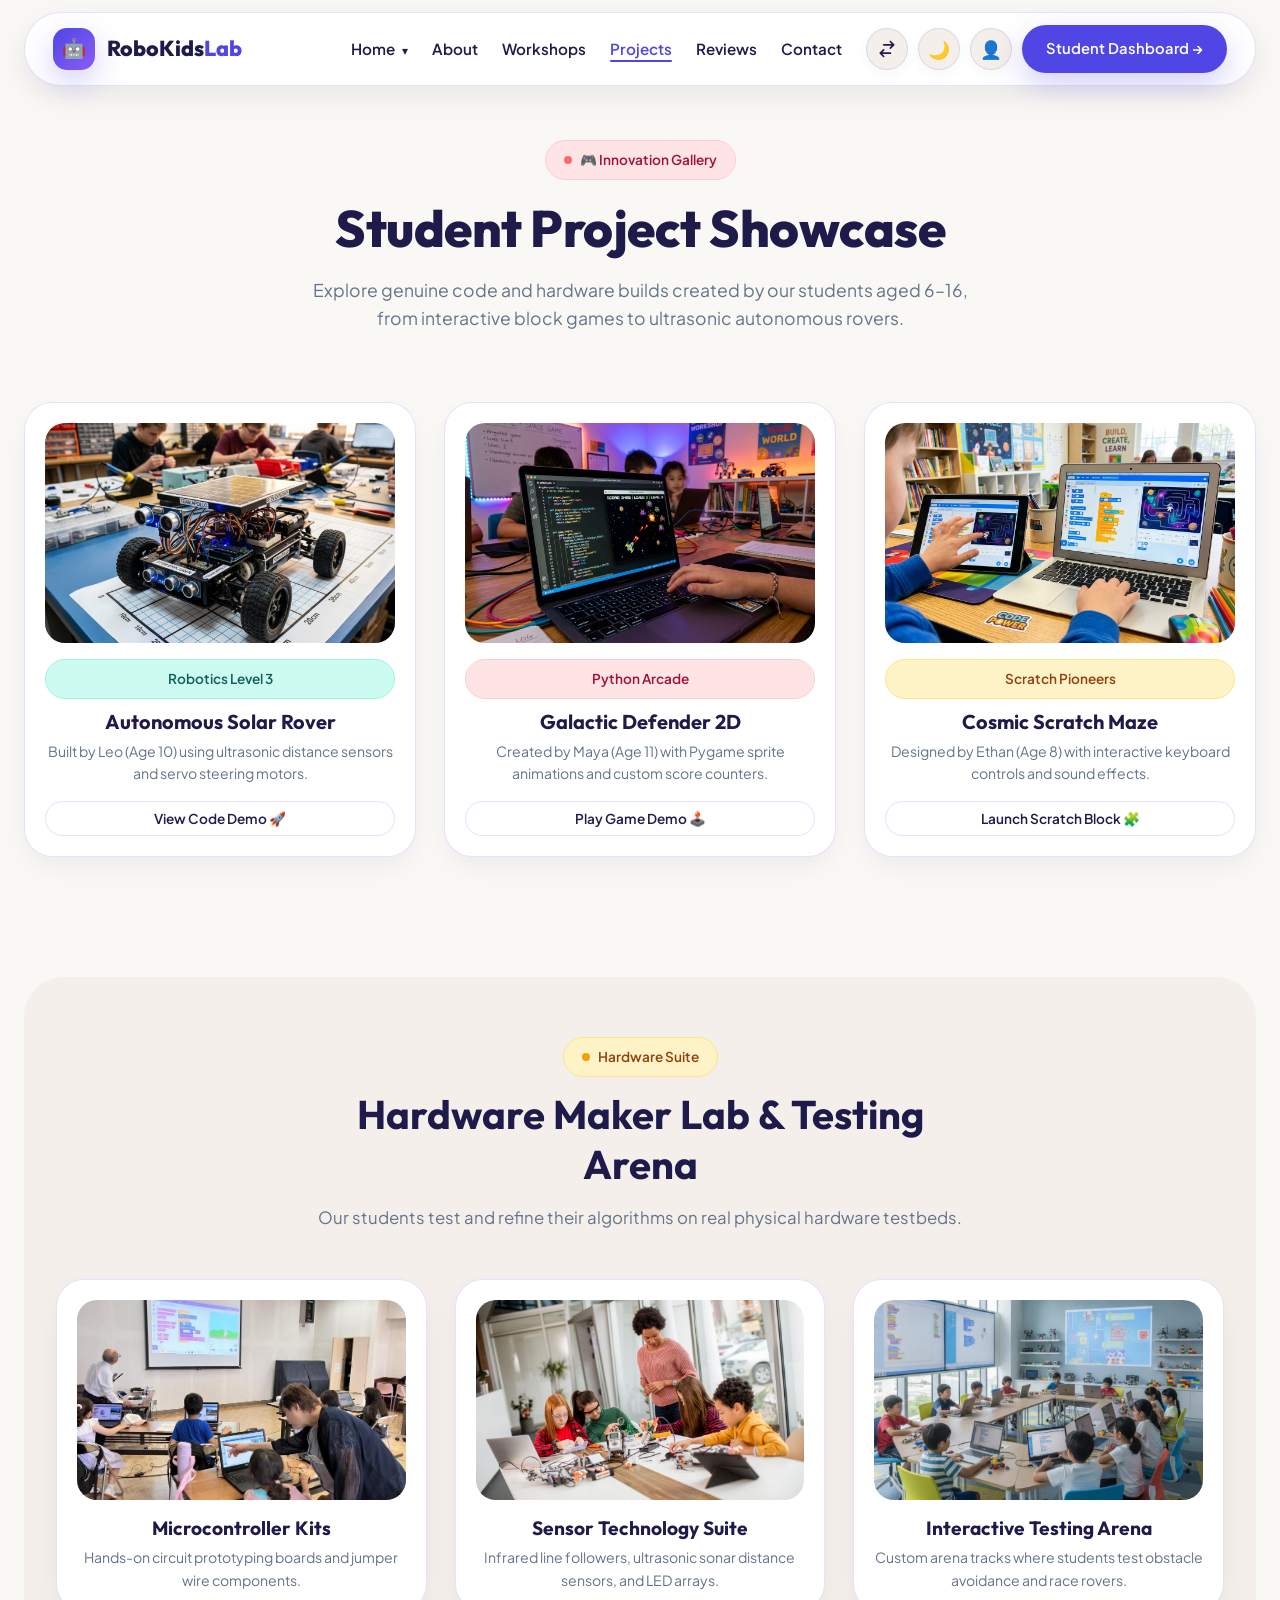
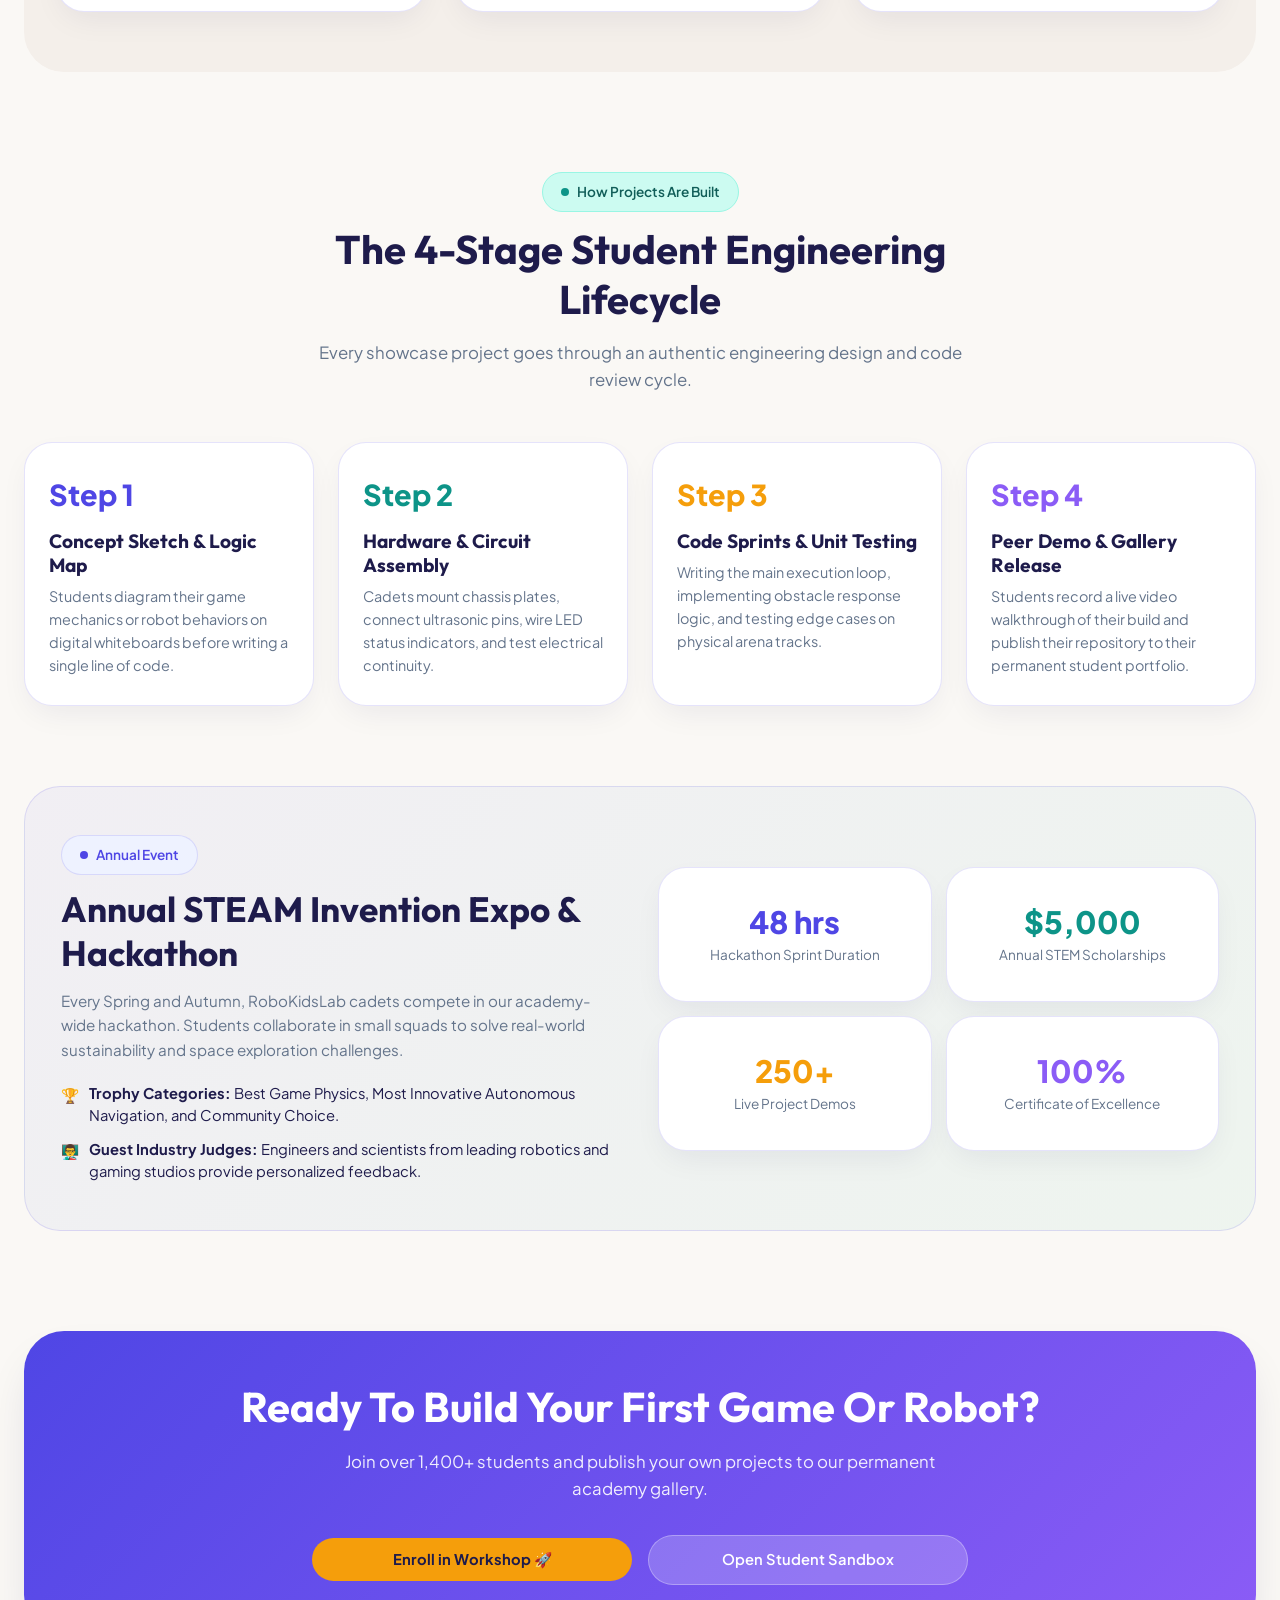
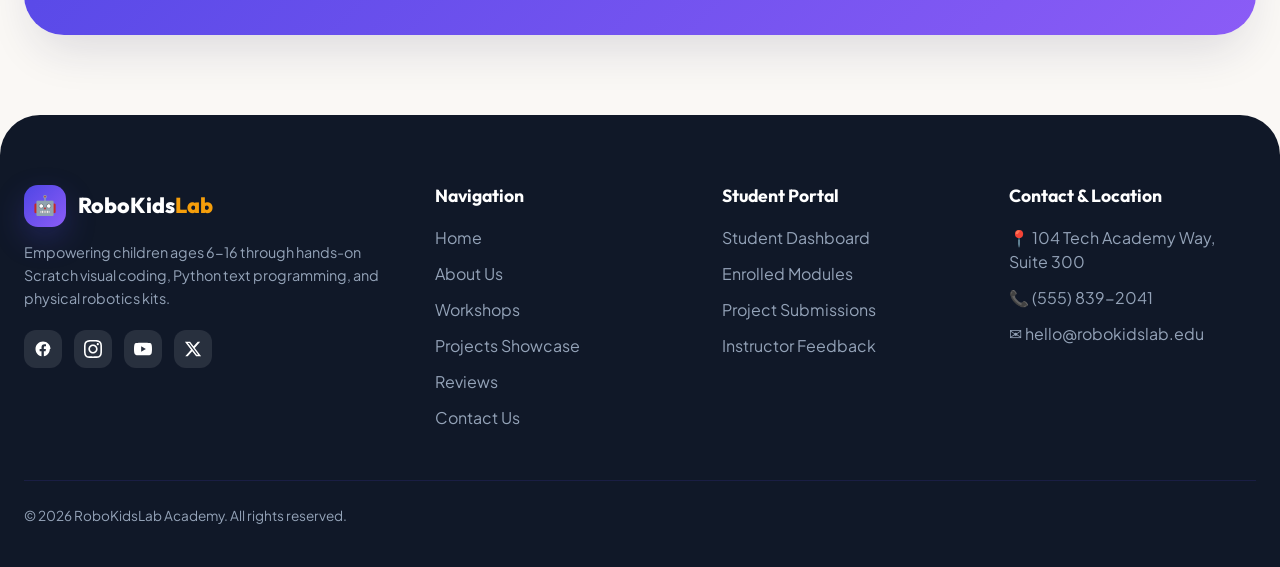
<file: projects.html>
<!DOCTYPE html>
<html lang="en" data-theme="light" dir="ltr">

<head>
  <meta charset="UTF-8">
  <meta name="viewport" content="width=device-width, initial-scale=1.0">
  <title>Student Projects & Showcase | RoboKidsLab Academy</title>
  <meta name="description"
    content="Browse creative Scratch arcade games, Pygame 2D shooters, and autonomous solar rovers engineered by RoboKidsLab students.">

  <!-- Favicon -->
  <link rel="icon" type="image/svg+xml" href="assets/images/favicon.svg">

  <!-- Google Fonts -->
  <link rel="preconnect" href="https://fonts.googleapis.com">
  <link rel="preconnect" href="https://fonts.gstatic.com" crossorigin>
  <link
    href="https://fonts.googleapis.com/css2?family=Outfit:wght@500;600;700;800&family=Plus+Jakarta+Sans:wght@400;500;600;700;800&display=swap"
    rel="stylesheet">

  <!-- Main Stylesheet -->
  <link rel="stylesheet" href="assets/css/style.css">
</head>

<body>

  <!-- FLOATING NAVIGATION BAR -->
  <header class="navbar container">
    <div class="nav-container">
      <a href="index.html" class="brand-logo">
        <div class="brand-icon">🤖</div>
        <span>RoboKids<span style="color: var(--primary);">Lab</span></span>
      </a>

      <!-- HAMBURGER TOGGLE BUTTON FOR <= 1024px VIEW -->
      <button id="hamburgerBtn" class="hamburger-btn" onclick="toggleMobileMenu()" aria-label="Toggle navigation menu">
        <span class="hamburger-bar"></span>
        <span class="hamburger-bar"></span>
        <span class="hamburger-bar"></span>
      </button>

      <!-- NAVIGATION MENU -->
      <div id="navMenu" class="nav-menu">
        <ul class="nav-links">
          <li class="nav-dropdown">
            <a href="#">Home <span class="dropdown-caret">▾</span></a>
            <ul class="nav-dropdown-menu">
              <li><a href="index.html">Home 1 - Tech Academy</a></li>
              <li><a href="home2.html">Home 2 - Robotics & Maker Track</a></li>
            </ul>
          </li>
          <li><a href="about.html" onclick="closeMobileMenu()">About</a></li>
          <li><a href="workshops.html" onclick="closeMobileMenu()">Workshops</a></li>
          <li><a href="projects.html" class="active" onclick="closeMobileMenu()">Projects</a></li>
          <li><a href="reviews.html" onclick="closeMobileMenu()">Reviews</a></li>
          <li><a href="contact.html" onclick="closeMobileMenu()">Contact</a></li>
        </ul>

        <div class="nav-actions">
          <button class="toggle-btn rtl-toggle-btn" onclick="toggleRTL()" title="Toggle Language Direction RTL/LTR"
            aria-label="Toggle RTL/LTR">
            <svg width="20" height="20" viewBox="0 0 24 24" fill="none" stroke="currentColor" stroke-width="2"
              stroke-linecap="round" stroke-linejoin="round">
              <path d="M8 7h12m0 0l-4-4m4 4l-4 4M16 17H4m0 0l4 4m-4-4l4-4" />
            </svg>
          </button>
          <button class="toggle-btn theme-toggle-btn" onclick="toggleTheme()" title="Toggle Dark/Light Theme"
            aria-label="Toggle Theme">🌙</button>
          <button class="toggle-btn" onclick="openLoginModal()" title="Student & Parent Login"
            aria-label="Log In">👤</button>

          <a href="dashboard.html" class="pill-btn pill-btn-primary" onclick="closeMobileMenu()">Student Dashboard →</a>
        </div>
      </div>
    </div>
  </header>

  <!-- PAGE HEADER BANNER -->
  <section class="container page-header">
    <div class="badge-pill badge-pill-coral">
      <span class="dot"></span> 🎮 Innovation Gallery
    </div>
    <h1>Student Project Showcase</h1>
    <p>
      Explore genuine code and hardware builds created by our students aged 6–16, from interactive block games to ultrasonic autonomous rovers.
    </p>
  </section>

  <!-- 1. FEATURED STUDENT PROJECTS -->
  <section id="projects" class="container" style="padding: 20px 0 60px;">
    <div class="grid-center-last"
      style="display: grid; grid-template-columns: repeat(auto-fit, minmax(280px, 1fr)); gap: 28px;">
      <div class="organic-card" style="text-align: center; padding: 20px;">
        <div style="height: 220px; border-radius: 20px; overflow: hidden; margin-bottom: 16px;">
          <img src="assets/images/project-rover.jpg" alt="Student Autonomous Rover Project"
            style="width:100%; height:100%; object-fit:cover;">
        </div>
        <div class="badge-pill badge-pill-teal" style="margin-bottom: 10px;">Robotics Level 3</div>
        <h3 style="font-size: 1.25rem; margin-bottom: 6px;">Autonomous Solar Rover</h3>
        <p style="font-size: 0.88rem; color: var(--text-muted); margin-bottom: 16px;">Built by Leo (Age 10) using ultrasonic distance sensors
          and servo steering motors.</p>
        <button class="pill-btn pill-btn-secondary" style="font-size: 0.85rem; padding: 8px 16px;" onclick="showToast('Loading Leo\'s project demo...', '🤖')">View Code Demo 🚀</button>
      </div>

      <div class="organic-card" style="text-align: center; padding: 20px;">
        <div style="height: 220px; border-radius: 20px; overflow: hidden; margin-bottom: 16px;">
          <img src="assets/images/project-arcade.jpg" alt="Pygame Arcade Shooter"
            style="width:100%; height:100%; object-fit:cover;">
        </div>
        <div class="badge-pill badge-pill-coral" style="margin-bottom: 10px;">Python Arcade</div>
        <h3 style="font-size: 1.25rem; margin-bottom: 6px;">Galactic Defender 2D</h3>
        <p style="font-size: 0.88rem; color: var(--text-muted); margin-bottom: 16px;">Created by Maya (Age 11) with Pygame sprite animations
          and custom score counters.</p>
        <button class="pill-btn pill-btn-secondary" style="font-size: 0.85rem; padding: 8px 16px;" onclick="showToast('Loading Maya\'s game simulation...', '🎮')">Play Game Demo 🕹️</button>
      </div>

      <div class="organic-card" style="text-align: center; padding: 20px;">
        <div style="height: 220px; border-radius: 20px; overflow: hidden; margin-bottom: 16px;">
          <img src="assets/images/project-scratch.jpg" alt="Scratch Animated Maze Game"
            style="width:100%; height:100%; object-fit:cover;">
        </div>
        <div class="badge-pill badge-pill-amber" style="margin-bottom: 10px;">Scratch Pioneers</div>
        <h3 style="font-size: 1.25rem; margin-bottom: 6px;">Cosmic Scratch Maze</h3>
        <p style="font-size: 0.88rem; color: var(--text-muted); margin-bottom: 16px;">Designed by Ethan (Age 8) with interactive keyboard
          controls and sound effects.</p>
        <button class="pill-btn pill-btn-secondary" style="font-size: 0.85rem; padding: 8px 16px;" onclick="showToast('Loading Scratch project...', '🧩')">Launch Scratch Block 🧩</button>
      </div>
    </div>
  </section>

  <!-- 2. HARDWARE LAB & TESTING SUITE -->
  <section id="maker-lab" class="container" style="padding: 60px 0;">
    <div style="background: var(--bg-card); border-radius: 40px; padding: 60px 32px;">
      <div class="section-header">
        <div class="badge-pill badge-pill-amber section-subtitle">
          <span class="dot"></span> Hardware Suite
        </div>
        <h2 class="section-title">Hardware Maker Lab & Testing Arena</h2>
        <p class="section-desc">Our students test and refine their algorithms on real physical hardware testbeds.</p>
      </div>

      <div class="grid-center-last"
        style="display: grid; grid-template-columns: repeat(auto-fit, minmax(280px, 1fr)); gap: 28px;">
        <div class="organic-card" style="text-align: center; padding: 20px;">
          <div style="height: 200px; border-radius: 20px; overflow: hidden; margin-bottom: 16px;">
            <img src="assets/images/img14.jpg" alt="Smart Microcontroller Board"
              style="width:100%; height:100%; object-fit:cover;">
          </div>
          <h4 style="font-size: 1.2rem; margin-bottom: 6px;">Microcontroller Kits</h4>
          <p style="font-size: 0.88rem; color: var(--text-muted);">Hands-on circuit prototyping boards and jumper wire components.</p>
        </div>

        <div class="organic-card" style="text-align: center; padding: 20px;">
          <div style="height: 200px; border-radius: 20px; overflow: hidden; margin-bottom: 16px;">
            <img src="assets/images/img15.jpg" alt="Optical & Obstacle Sensors"
              style="width:100%; height:100%; object-fit:cover;">
          </div>
          <h4 style="font-size: 1.2rem; margin-bottom: 6px;">Sensor Technology Suite</h4>
          <p style="font-size: 0.88rem; color: var(--text-muted);">Infrared line followers, ultrasonic sonar distance sensors, and LED arrays.</p>
        </div>

        <div class="organic-card" style="text-align: center; padding: 20px;">
          <div style="height: 200px; border-radius: 20px; overflow: hidden; margin-bottom: 16px;">
            <img src="assets/images/img16.jpg" alt="Robotics Arena & Testing Track"
              style="width:100%; height:100%; object-fit:cover;">
          </div>
          <h4 style="font-size: 1.2rem; margin-bottom: 6px;">Interactive Testing Arena</h4>
          <p style="font-size: 0.88rem; color: var(--text-muted);">Custom arena tracks where students test obstacle avoidance and race rovers.</p>
        </div>
      </div>
    </div>
  </section>

  <!-- 3. STUDENT ENGINEERING LIFECYCLE (NEW CONTENT SECTION 1) -->
  <section class="container" style="padding: 40px 0 60px;">
    <div class="section-header">
      <div class="badge-pill badge-pill-teal section-subtitle">
        <span class="dot"></span> How Projects Are Built
      </div>
      <h2 class="section-title">The 4-Stage Student Engineering Lifecycle</h2>
      <p class="section-desc">Every showcase project goes through an authentic engineering design and code review cycle.</p>
    </div>

    <div class="lifecycle-pillars-grid">
      <div class="organic-card">
        <div style="font-size: 1.8rem; font-weight: 800; color: var(--primary); margin-bottom: 12px;">Step 1</div>
        <h3 style="font-size: 1.2rem; margin-bottom: 8px;">Concept Sketch & Logic Map</h3>
        <p style="font-size: 0.9rem; color: var(--text-muted); line-height: 1.6;">Students diagram their game mechanics or robot behaviors on digital whiteboards before writing a single line of code.</p>
      </div>

      <div class="organic-card">
        <div style="font-size: 1.8rem; font-weight: 800; color: var(--accent-teal); margin-bottom: 12px;">Step 2</div>
        <h3 style="font-size: 1.2rem; margin-bottom: 8px;">Hardware & Circuit Assembly</h3>
        <p style="font-size: 0.9rem; color: var(--text-muted); line-height: 1.6;">Cadets mount chassis plates, connect ultrasonic pins, wire LED status indicators, and test electrical continuity.</p>
      </div>

      <div class="organic-card">
        <div style="font-size: 1.8rem; font-weight: 800; color: var(--accent-amber); margin-bottom: 12px;">Step 3</div>
        <h3 style="font-size: 1.2rem; margin-bottom: 8px;">Code Sprints & Unit Testing</h3>
        <p style="font-size: 0.9rem; color: var(--text-muted); line-height: 1.6;">Writing the main execution loop, implementing obstacle response logic, and testing edge cases on physical arena tracks.</p>
      </div>

      <div class="organic-card">
        <div style="font-size: 1.8rem; font-weight: 800; color: var(--accent-purple); margin-bottom: 12px;">Step 4</div>
        <h3 style="font-size: 1.2rem; margin-bottom: 8px;">Peer Demo & Gallery Release</h3>
        <p style="font-size: 0.9rem; color: var(--text-muted); line-height: 1.6;">Students record a live video walkthrough of their build and publish their repository to their permanent student portfolio.</p>
      </div>
    </div>
  </section>

  <!-- 4. ANNUAL STEAM INVENTION EXPO & HACKATHON (NEW CONTENT SECTION 2) -->
  <section class="container" style="padding: 20px 0 60px;">
    <div class="feature-banner-box" style="background: linear-gradient(135deg, rgba(79, 70, 229, 0.05), rgba(16, 185, 129, 0.05));">
      <div class="feature-banner-grid">
        <div class="feature-banner-left">
          <div class="badge-pill badge-pill-purple" style="margin-bottom: 12px;">
            <span class="dot"></span> Annual Event
          </div>
          <h2 style="font-size: clamp(1.6rem, 3vw, 2.2rem); margin-bottom: 14px;">Annual STEAM Invention Expo & Hackathon</h2>
          <p style="font-size: 0.95rem; color: var(--text-muted); margin-bottom: 20px; line-height: 1.6;">
            Every Spring and Autumn, RoboKidsLab cadets compete in our academy-wide hackathon. Students collaborate in small squads to solve real-world sustainability and space exploration challenges.
          </p>
          <ul>
            <li>
              <span class="check-icon" style="color: var(--primary);">🏆</span>
              <span><strong>Trophy Categories:</strong> Best Game Physics, Most Innovative Autonomous Navigation, and Community Choice.</span>
            </li>
            <li>
              <span class="check-icon" style="color: var(--accent-teal);">👨‍🏫</span>
              <span><strong>Guest Industry Judges:</strong> Engineers and scientists from leading robotics and gaming studios provide personalized feedback.</span>
            </li>
          </ul>
        </div>

        <div class="stat-matrix-grid">
          <div class="organic-card stat-matrix-card">
            <div class="stat-value" style="color: var(--primary);">48 hrs</div>
            <div class="stat-label">Hackathon Sprint Duration</div>
          </div>
          <div class="organic-card stat-matrix-card">
            <div class="stat-value" style="color: var(--accent-teal);">$5,000</div>
            <div class="stat-label">Annual STEM Scholarships</div>
          </div>
          <div class="organic-card stat-matrix-card">
            <div class="stat-value" style="color: var(--accent-amber);">250+</div>
            <div class="stat-label">Live Project Demos</div>
          </div>
          <div class="organic-card stat-matrix-card">
            <div class="stat-value" style="color: var(--accent-purple);">100%</div>
            <div class="stat-label">Certificate of Excellence</div>
          </div>
        </div>
      </div>
    </div>
  </section>

  <!-- CTA BANNER -->
  <section class="container" style="margin: 40px auto 80px;">
    <div
      style="background: linear-gradient(135deg, var(--primary), var(--accent-purple)); border-radius: 40px; padding: 50px 24px; text-align: center; color: #fff; box-shadow: var(--shadow-lg);">
      <h2 style="color: #fff; font-size: clamp(1.8rem, 4vw, 2.6rem); margin-bottom: 16px;">Ready To Build Your First Game Or Robot?</h2>
      <p style="font-size: 1.05rem; opacity: 0.9; max-width: 600px; margin: 0 auto 32px;">
        Join over 1,400+ students and publish your own projects to our permanent academy gallery.
      </p>
      <div style="display: flex; align-items: center; justify-content: center; gap: 16px; flex-wrap: wrap;">
        <button class="pill-btn pill-btn-amber" style="width: 100%; max-width: 320px;"
          onclick="openEnrollModal('Project Program')">Enroll in Workshop 🚀</button>
        <a href="dashboard.html" class="pill-btn pill-btn-outline-light" style="width: 100%; max-width: 320px;">Open Student Sandbox</a>
      </div>
    </div>
  </section>

  <!-- FOOTER -->
  <footer class="footer">
    <div class="container">
      <div class="footer-grid">
        <div class="footer-brand">
          <div class="brand-logo" style="color: #fff; margin-bottom: 14px;">
            <div class="brand-icon">🤖</div>
            <span>RoboKids<span style="color: var(--accent-amber);">Lab</span></span>
          </div>
          <p style="font-size: 0.9rem;">
            Empowering children ages 6-16 through hands-on Scratch visual coding, Python text programming, and physical
            robotics kits.
          </p>

          <div class="footer-socials"
            style="display: flex; align-items: center; justify-content: flex-start; gap: 12px; margin-top: 20px;">
            <a href="#" class="social-icon" aria-label="Facebook"><svg width="18" height="18" fill="currentColor" viewBox="0 0 24 24"><path d="M22 12c0-5.52-4.48-10-10-10S2 6.48 2 12c0 4.84 3.44 8.87 8 9.8V15H7.5v-3H10V9.5C10 7.01 11.49 5.65 13.75 5.65c1.08 0 2.25.19 2.25.19v2.47h-1.27c-1.23 0-1.61.77-1.61 1.56V12h2.78l-.44 3h-2.34v6.8c4.56-.93 8-4.96 8-9.8z"/></svg></a>
            <a href="#" class="social-icon" aria-label="Instagram"><svg width="18" height="18" fill="currentColor" viewBox="0 0 24 24"><path d="M12 2.163c3.204 0 3.584.012 4.85.07 3.252.148 4.771 1.691 4.919 4.919.058 1.265.069 1.645.069 4.849 0 3.205-.012 3.584-.069 4.849-.149 3.225-1.664 4.771-4.919 4.919-1.266.058-1.644.07-4.85.07-3.204 0-3.584-.012-4.849-.07-3.26-.149-4.771-1.699-4.919-4.92-.058-1.265-.07-1.644-.07-4.849 0-3.204.013-3.583.07-4.849.149-3.227 1.664-4.771 4.919-4.919 1.266-.057 1.645-.069 4.849-.069zm0-2.163c-3.259 0-3.667.014-4.947.072-4.358.2-6.78 2.618-6.98 6.98-.059 1.281-.073 1.689-.073 4.948 0 3.259.014 3.668.072 4.948.2 4.358 2.618 6.78 6.98 6.98 1.281.058 1.689.072 4.948.072 3.259 0 3.668-.014 4.948-.072 4.354-.2 6.782-2.618 6.979-6.98.059-1.28.073-1.689.073-4.948 0-3.259-.014-3.667-.072-4.947-.196-4.354-2.617-6.78-6.979-6.98-1.281-.059-1.69-.073-4.949-.073zm0 5.838c-3.403 0-6.162 2.759-6.162 6.162s2.759 6.163 6.162 6.163 6.162-2.759 6.162-6.163c0-3.403-2.759-6.162-6.162-6.162zm0 10.162c-2.209 0-4-1.79-4-4 0-2.209 1.791-4 4-4s4 1.791 4 4c0 2.21-1.791 4-4 4zm6.406-11.845c-.796 0-1.441.645-1.441 1.44s.645 1.44 1.441 1.44c.795 0 1.439-.645 1.439-1.44s-.644-1.44-1.439-1.44z"/></svg></a>
            <a href="#" class="social-icon" aria-label="YouTube"><svg width="18" height="18" fill="currentColor" viewBox="0 0 24 24"><path d="M23.498 6.186a3.016 3.016 0 0 0-2.122-2.136C19.505 3.545 12 3.545 12 3.545s-7.505 0-9.377.505A3.017 3.017 0 0 0 .502 6.186C0 8.07 0 12 0 12s0 3.93.502 5.814a3.016 3.016 0 0 0 2.122 2.136c1.871.505 9.376.505 9.376.505s7.505 0 9.377-.505a3.015 3.015 0 0 0 2.122-2.136C24 15.93 24 12 24 12s0-3.93-.502-5.814zM9.545 15.568V8.432L15.818 12l-6.273 3.568z"/></svg></a>
            <a href="#" class="social-icon" aria-label="Twitter"><svg width="18" height="18" fill="currentColor" viewBox="0 0 24 24"><path d="M18.244 2.25h3.308l-7.227 8.26 8.502 11.24H16.17l-5.214-6.817L4.99 21.75H1.68l7.73-8.835L1.254 2.25H8.08l4.713 6.231zm-1.161 17.52h1.833L7.084 4.126H5.117z"/></svg></a>
          </div>
        </div>

        <div class="footer-col">
          <h4>Navigation</h4>
          <ul>
            <li><a href="index.html">Home</a></li>
            <li><a href="about.html">About Us</a></li>
            <li><a href="workshops.html">Workshops</a></li>
            <li><a href="projects.html">Projects Showcase</a></li>
            <li><a href="reviews.html">Reviews</a></li>
            <li><a href="contact.html">Contact Us</a></li>
          </ul>
        </div>

        <div class="footer-col">
          <h4>Student Portal</h4>
          <ul>
            <li><a href="dashboard.html">Student Dashboard</a></li>
            <li><a href="dashboard.html">Enrolled Modules</a></li>
            <li><a href="dashboard.html">Project Submissions</a></li>
            <li><a href="dashboard.html">Instructor Feedback</a></li>
          </ul>
        </div>

        <div class="footer-col">
          <h4>Contact & Location</h4>
          <ul>
            <li>📍 104 Tech Academy Way, Suite 300</li>
            <li>📞 (555) 839-2041</li>
            <li>✉️ hello@robokidslab.edu</li>
          </ul>
        </div>
      </div>

      <div class="footer-bottom"
        style="display: flex; align-items: center; justify-content: space-between; flex-wrap: wrap; gap: 16px; margin-top: 24px; padding-top: 24px; border-top: 1px solid var(--border-light);">
        <p>© 2026 RoboKidsLab Academy. All rights reserved.</p>
      </div>
    </div>
  </footer>

  <!-- LOGIN / PORTAL MODAL -->
  <div id="loginModal" class="modal-overlay">
    <div class="modal-content">
      <button class="modal-close" onclick="closeLoginModal()">✕</button>
      <div style="text-align: center; margin-bottom: 24px;">
        <div class="brand-icon" style="margin: 0 auto 12px; width: 50px; height: 50px; font-size: 1.4rem;">🤖</div>
        <h3 style="font-size: 1.5rem;">Student & Parent Login</h3>
        <p style="font-size: 0.88rem; color: var(--text-muted);">Access course modules, submit projects & view teacher grades</p>
      </div>

      <form onsubmit="handleLoginSubmit(event)">
        <div class="form-group">
          <label>Student Username or Parent Email</label>
          <input type="text" class="form-control" placeholder="e.g. leo_vance or parent@gmail.com" value="leo_vance" required>
        </div>
        <div class="form-group">
          <label>Password</label>
          <div class="password-wrapper">
            <input type="password" id="modalPasswordInput" class="form-control" placeholder="••••••••" value="password123" required>
            <button type="button" class="password-toggle-btn" onclick="togglePasswordVisibility('modalPasswordInput', this)" title="Show/Hide Password" aria-label="Toggle Password Visibility">👁️</button>
          </div>
        </div>
        <div style="display: flex; align-items: center; justify-content: space-between; margin-bottom: 24px; font-size: 0.85rem; flex-wrap: nowrap; gap: 8px; width: 100%;">
          <label style="display:flex; align-items:center; gap:8px; cursor:pointer; white-space: nowrap; font-size: clamp(0.7rem, 3.5vw, 0.85rem);">
            <input type="checkbox" checked> Remember me
          </label>
          <a href="#" class="forgot-link" style="margin-left: auto; white-space: nowrap; font-size: clamp(0.7rem, 3.5vw, 0.85rem);">Forgot Password?</a>
        </div>
        <button type="submit" class="pill-btn pill-btn-primary" style="width: 100%; justify-content: center;">Log In To Student Dashboard →</button>
      </form>
    </div>
  </div>

  <!-- ENROLLMENT MODAL -->
  <div id="enrollModal" class="modal-overlay">
    <div class="modal-content">
      <button class="modal-close" onclick="closeEnrollModal()">✕</button>
      <div style="margin-bottom: 24px; text-align: center;">
        <span class="badge-pill badge-pill-amber">Quick Enrolment</span>
        <h3 id="enrollCourseTitle" style="font-size: 1.6rem; margin-top: 8px;">Enroll in Course</h3>
        <p style="font-size: 0.88rem; color: var(--text-muted);">Reserve a spot for your child in our next cohort.</p>
      </div>

      <form onsubmit="handleEnrollSubmit(event)">
        <input type="hidden" id="enrollCourseInput" value="General Program">
        <div class="form-group">
          <label>Child's Full Name</label>
          <input type="text" class="form-control" placeholder="e.g. Leo Vance" required>
        </div>
        <div class="form-group">
          <label>Child's Age</label>
          <select class="form-control" required>
            <option value="6-8">6 - 8 Years Old (Scratch)</option>
            <option value="9-12">9 - 12 Years Old (Python / Robotics)</option>
            <option value="13-16">13 - 16 Years Old (Advanced Python & Hardware)</option>
          </select>
        </div>
        <div class="form-group">
          <label>Parent Contact Email</label>
          <input type="email" class="form-control" placeholder="parent@example.com" required>
        </div>
        <button type="submit" class="pill-btn pill-btn-primary" style="width: 100%; justify-content: center;">Complete Reservation 🚀</button>
      </form>
    </div>
  </div>

  <!-- FLOATING TOP-TO-BOTTOM SCROLL BUTTON -->
  <button id="backToTopBtn" class="floating-top-btn" onclick="scrollToTop()" title="Scroll to Top" aria-label="Scroll to Top">↑</button>

  <!-- TOAST NOTIFICATION CONTAINER -->
  <div id="toast" class="toast">
    <span id="toastIcon">✨</span>
    <span id="toastMsg">Notification message</span>
  </div>

  <!-- Scripts -->
  <script src="assets/js/main.js"></script>
</body>

</html>
</file>
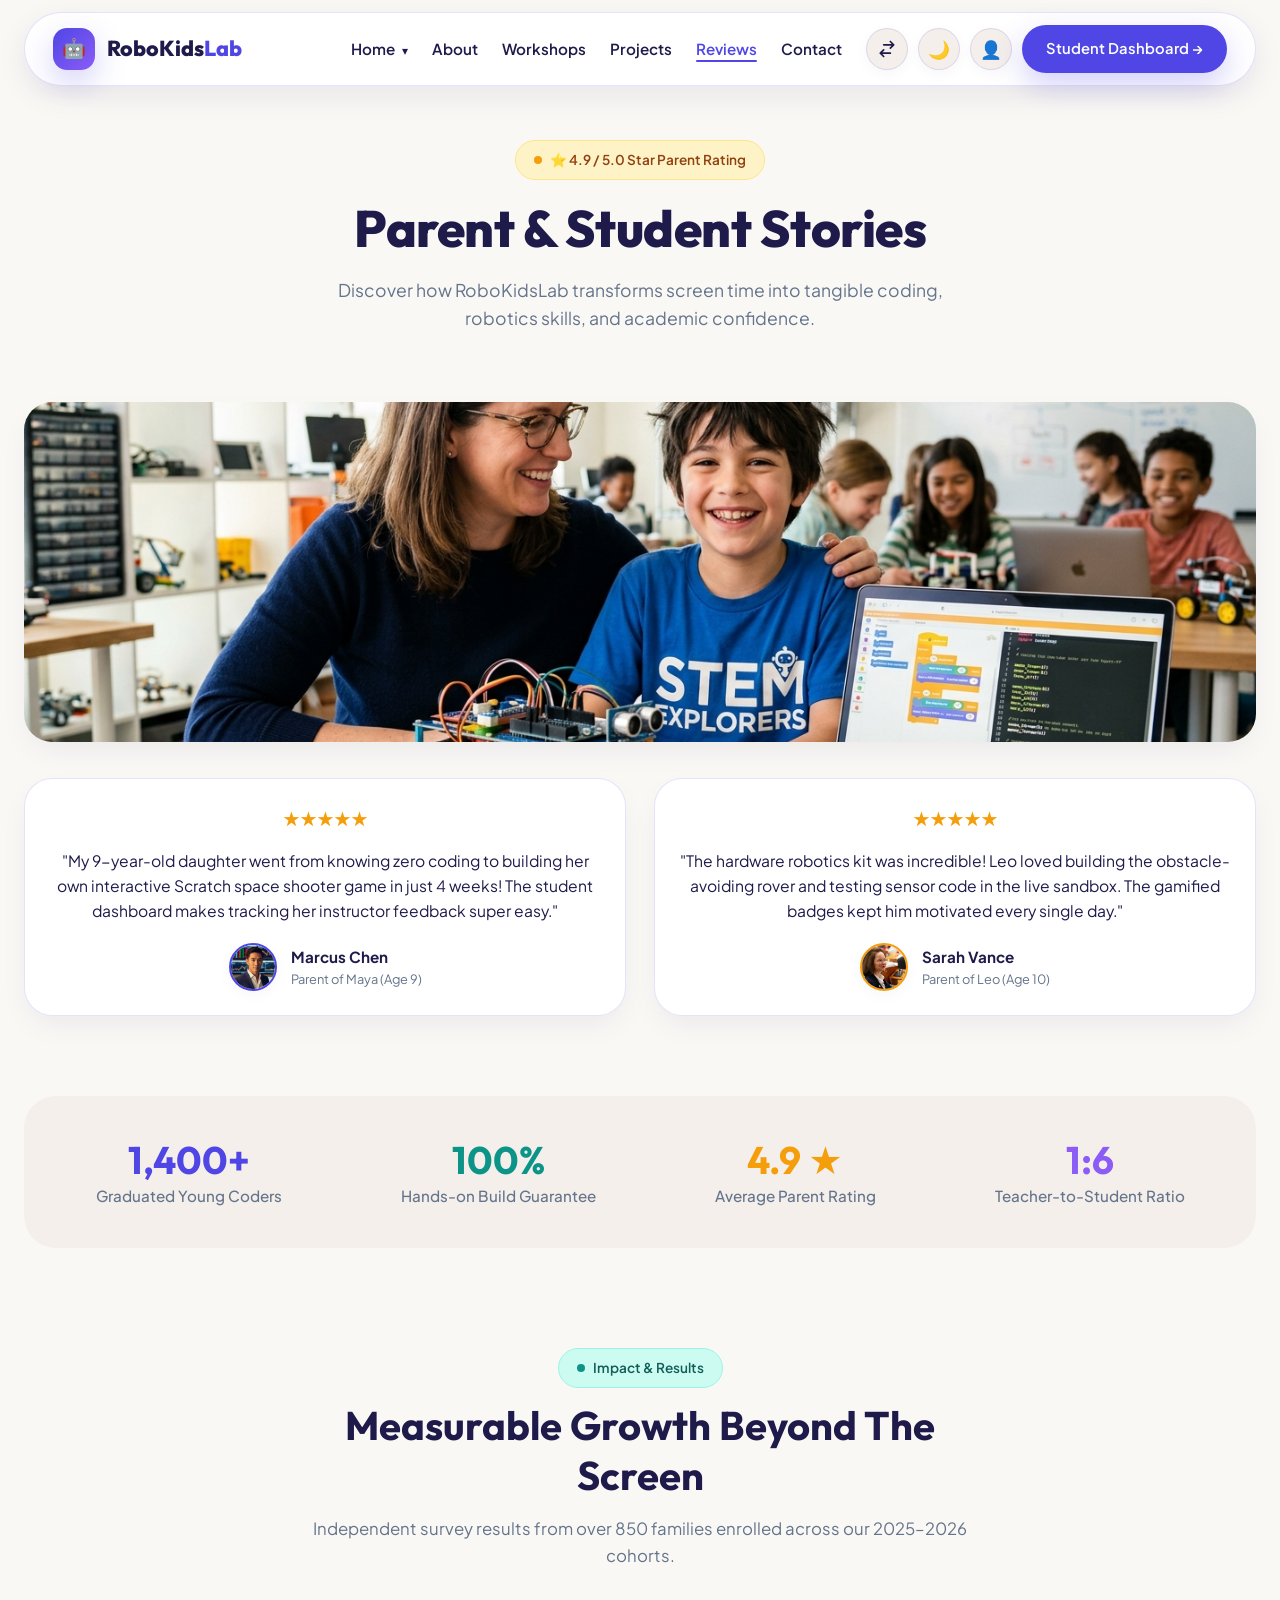
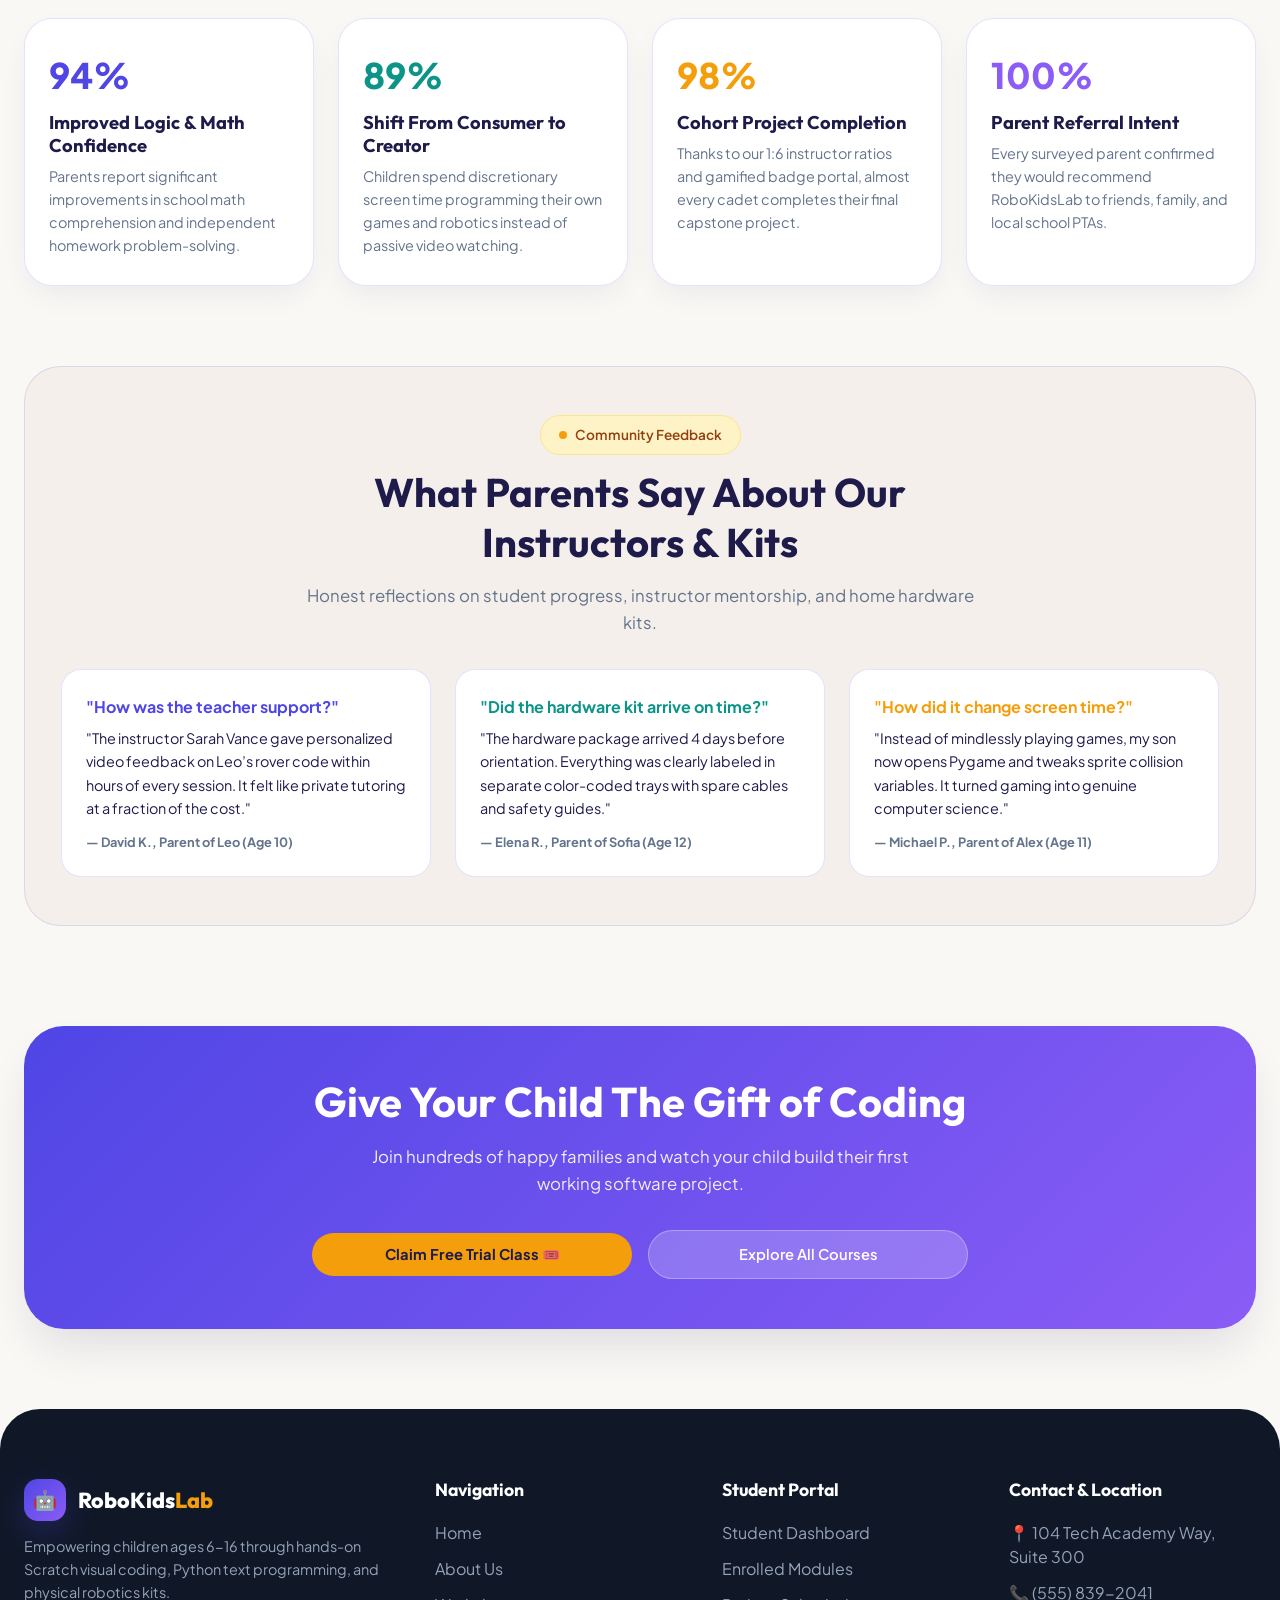
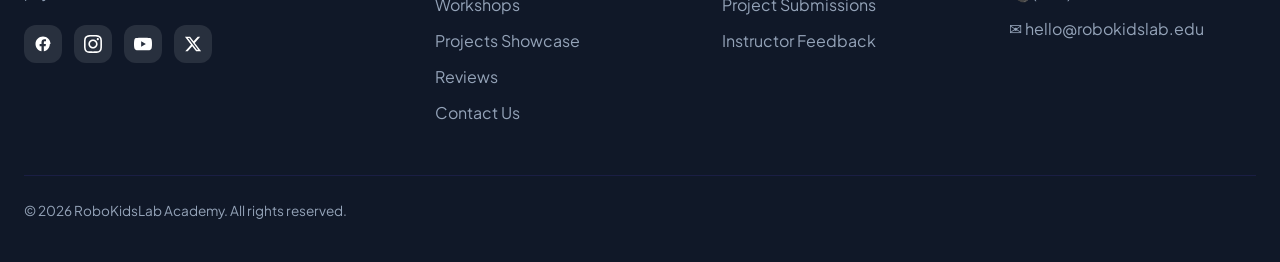
<file: reviews.html>
<!DOCTYPE html>
<html lang="en" data-theme="light" dir="ltr">

<head>
  <meta charset="UTF-8">
  <meta name="viewport" content="width=device-width, initial-scale=1.0">
  <title>Parent & Student Reviews | RoboKidsLab Academy</title>
  <meta name="description"
    content="Read honest feedback and reviews from parents and students enrolled in RoboKidsLab coding and robotics programs.">

  <!-- Favicon -->
  <link rel="icon" type="image/svg+xml" href="assets/images/favicon.svg">

  <!-- Google Fonts -->
  <link rel="preconnect" href="https://fonts.googleapis.com">
  <link
    href="https://fonts.googleapis.com/css2?family=Outfit:wght@500;600;700;800&family=Plus+Jakarta+Sans:wght@400;500;600;700;800&display=swap"
    rel="stylesheet">

  <!-- Main Stylesheet -->
  <link rel="stylesheet" href="assets/css/style.css">
</head>

<body>

  <!-- FLOATING NAVIGATION BAR -->
  <header class="navbar container">
    <div class="nav-container">
      <a href="index.html" class="brand-logo">
        <div class="brand-icon">🤖</div>
        <span>RoboKids<span style="color: var(--primary);">Lab</span></span>
      </a>

      <!-- HAMBURGER TOGGLE BUTTON FOR <= 1024px VIEW -->
      <button id="hamburgerBtn" class="hamburger-btn" onclick="toggleMobileMenu()" aria-label="Toggle navigation menu">
        <span class="hamburger-bar"></span>
        <span class="hamburger-bar"></span>
        <span class="hamburger-bar"></span>
      </button>

      <!-- NAVIGATION MENU -->
      <div id="navMenu" class="nav-menu">
        <ul class="nav-links">
          <li class="nav-dropdown">
            <a href="#">Home <span class="dropdown-caret">▾</span></a>
            <ul class="nav-dropdown-menu">
              <li><a href="index.html">Home 1 - Tech Academy</a></li>
              <li><a href="home2.html">Home 2 - Robotics & Maker Track</a></li>
            </ul>
          </li>
          <li><a href="about.html" onclick="closeMobileMenu()">About</a></li>
          <li><a href="workshops.html" onclick="closeMobileMenu()">Workshops</a></li>
          <li><a href="projects.html" onclick="closeMobileMenu()">Projects</a></li>
          <li><a href="reviews.html" class="active" onclick="closeMobileMenu()">Reviews</a></li>
          <li><a href="contact.html" onclick="closeMobileMenu()">Contact</a></li>
        </ul>

        <div class="nav-actions">
          <button class="toggle-btn rtl-toggle-btn" onclick="toggleRTL()" title="Toggle Language Direction RTL/LTR"
            aria-label="Toggle RTL/LTR">
            <svg width="20" height="20" viewBox="0 0 24 24" fill="none" stroke="currentColor" stroke-width="2"
              stroke-linecap="round" stroke-linejoin="round">
              <path d="M8 7h12m0 0l-4-4m4 4l-4 4M16 17H4m0 0l4 4m-4-4l4-4" />
            </svg>
          </button>
          <button class="toggle-btn theme-toggle-btn" onclick="toggleTheme()" title="Toggle Dark/Light Theme"
            aria-label="Toggle Theme">🌙</button>
          <button class="toggle-btn" onclick="openLoginModal()" title="Student & Parent Login"
            aria-label="Log In">👤</button>

          <a href="dashboard.html" class="pill-btn pill-btn-primary" onclick="closeMobileMenu()">Student Dashboard →</a>
        </div>
      </div>
    </div>
  </header>

  <!-- PAGE HEADER BANNER -->
  <section class="container page-header">
    <div class="badge-pill badge-pill-amber">
      <span class="dot"></span> ⭐ 4.9 / 5.0 Star Parent Rating
    </div>
    <h1>Parent & Student Stories</h1>
    <p>
      Discover how RoboKidsLab transforms screen time into tangible coding, robotics skills, and academic confidence.
    </p>
  </section>

  <!-- 1. MAIN REVIEWS SHOWCASE -->
  <section id="reviews" class="container" style="padding: 20px 0 60px;">
    <!-- Review Showcase Image -->
    <div
      style="margin-bottom: 36px; border-radius: 28px; overflow: hidden; height: 340px; box-shadow: var(--shadow-md);">
      <img src="assets/images/reviews-hero.jpg" alt="Parent & Student Workshop Review Showcase"
        style="width: 100%; height: 100%; object-fit: cover;">
    </div>

    <div class="grid-center-last"
      style="display: grid; grid-template-columns: repeat(auto-fit, minmax(280px, 1fr)); gap: 28px;">
      <div class="organic-card" style="text-align: center;">
        <div style="color: var(--accent-amber); font-size: 1.2rem; margin-bottom: 14px;">★★★★★</div>
        <p style="font-size: 0.98rem; color: var(--text-dark); margin-bottom: 20px;">
          "My 9-year-old daughter went from knowing zero coding to building her own interactive Scratch space shooter
          game in just 4 weeks! The student dashboard makes tracking her instructor feedback super easy."
        </p>
        <div style="display: flex; align-items: center; justify-content: center; gap: 14px;">
          <img src="assets/images/marcus-chen.png" alt="Marcus Chen"
            style="width: 48px; height: 48px; border-radius: 50%; object-fit: cover; border: 2px solid var(--primary); box-shadow: var(--shadow-sm);">
          <div style="text-align: left;">
            <div style="font-weight: 700; font-size: 0.95rem;">Marcus Chen</div>
            <div style="font-size: 0.8rem; color: var(--text-muted);">Parent of Maya (Age 9)</div>
          </div>
        </div>
      </div>

      <div class="organic-card" style="text-align: center;">
        <div style="color: var(--accent-amber); font-size: 1.2rem; margin-bottom: 14px;">★★★★★</div>
        <p style="font-size: 0.98rem; color: var(--text-dark); margin-bottom: 20px;">
          "The hardware robotics kit was incredible! Leo loved building the obstacle-avoiding rover and testing sensor
          code in the live sandbox. The gamified badges kept him motivated every single day."
        </p>
        <div style="display: flex; align-items: center; justify-content: center; gap: 14px;">
          <img src="assets/images/sarah-vance.png" alt="Sarah Vance"
            style="width: 48px; height: 48px; border-radius: 50%; object-fit: cover; border: 2px solid var(--accent-amber); box-shadow: var(--shadow-sm);">
          <div style="text-align: left;">
            <div style="font-weight: 700; font-size: 0.95rem;">Sarah Vance</div>
            <div style="font-size: 0.8rem; color: var(--text-muted);">Parent of Leo (Age 10)</div>
          </div>
        </div>
      </div>
    </div>
  </section>

  <!-- 2. ACADEMY STATS HIGHLIGHT -->
  <section class="container" style="padding: 20px 0 60px;">
    <div style="background: var(--bg-card); border-radius: 32px; padding: 40px 24px;">
      <div class="hero-stats" style="border: none; padding: 0; justify-content: space-around; flex-wrap: wrap; gap: 24px;">
        <div class="stat-item" style="text-align: center;">
          <h4 style="font-size: 2.4rem; color: var(--primary);">1,400+</h4>
          <p style="font-size: 0.95rem;">Graduated Young Coders</p>
        </div>
        <div class="stat-item" style="text-align: center;">
          <h4 style="font-size: 2.4rem; color: var(--accent-teal);">100%</h4>
          <p style="font-size: 0.95rem;">Hands-on Build Guarantee</p>
        </div>
        <div class="stat-item" style="text-align: center;">
          <h4 style="font-size: 2.4rem; color: var(--accent-amber);">4.9 ★</h4>
          <p style="font-size: 0.95rem;">Average Parent Rating</p>
        </div>
        <div class="stat-item" style="text-align: center;">
          <h4 style="font-size: 2.4rem; color: var(--accent-purple);">1:6</h4>
          <p style="font-size: 0.95rem;">Teacher-to-Student Ratio</p>
        </div>
      </div>
    </div>
  </section>

  <!-- 3. MEASURED LEARNING & ACADEMIC OUTCOMES (NEW CONTENT SECTION 1) -->
  <section class="container" style="padding: 40px 0 60px;">
    <div class="section-header">
      <div class="badge-pill badge-pill-teal section-subtitle">
        <span class="dot"></span> Impact & Results
      </div>
      <h2 class="section-title">Measurable Growth Beyond The Screen</h2>
      <p class="section-desc">Independent survey results from over 850 families enrolled across our 2025–2026 cohorts.</p>
    </div>

    <div class="lifecycle-pillars-grid">
      <div class="organic-card">
        <div style="font-size: 2.2rem; font-weight: 800; color: var(--primary); margin-bottom: 8px;">94%</div>
        <h3 style="font-size: 1.15rem; margin-bottom: 8px;">Improved Logic & Math Confidence</h3>
        <p style="font-size: 0.9rem; color: var(--text-muted); line-height: 1.6;">Parents report significant improvements in school math comprehension and independent homework problem-solving.</p>
      </div>

      <div class="organic-card">
        <div style="font-size: 2.2rem; font-weight: 800; color: var(--accent-teal); margin-bottom: 8px;">89%</div>
        <h3 style="font-size: 1.15rem; margin-bottom: 8px;">Shift From Consumer to Creator</h3>
        <p style="font-size: 0.9rem; color: var(--text-muted); line-height: 1.6;">Children spend discretionary screen time programming their own games and robotics instead of passive video watching.</p>
      </div>

      <div class="organic-card">
        <div style="font-size: 2.2rem; font-weight: 800; color: var(--accent-amber); margin-bottom: 8px;">98%</div>
        <h3 style="font-size: 1.15rem; margin-bottom: 8px;">Cohort Project Completion</h3>
        <p style="font-size: 0.9rem; color: var(--text-muted); line-height: 1.6;">Thanks to our 1:6 instructor ratios and gamified badge portal, almost every cadet completes their final capstone project.</p>
      </div>

      <div class="organic-card">
        <div style="font-size: 2.2rem; font-weight: 800; color: var(--accent-purple); margin-bottom: 8px;">100%</div>
        <h3 style="font-size: 1.15rem; margin-bottom: 8px;">Parent Referral Intent</h3>
        <p style="font-size: 0.9rem; color: var(--text-muted); line-height: 1.6;">Every surveyed parent confirmed they would recommend RoboKidsLab to friends, family, and local school PTAs.</p>
      </div>
    </div>
  </section>

  <!-- 4. PARENT REVIEW INSIGHTS & COMMUNITY STORIES (NEW CONTENT SECTION 2) -->
  <section class="container" style="padding: 20px 0 60px;">
    <div style="background: var(--bg-card); border-radius: 36px; padding: 48px 36px; border: 1px solid var(--border-light);">
      <div class="section-header" style="margin-bottom: 32px;">
        <div class="badge-pill badge-pill-amber section-subtitle">
          <span class="dot"></span> Community Feedback
        </div>
        <h2 class="section-title">What Parents Say About Our Instructors & Kits</h2>
        <p class="section-desc">Honest reflections on student progress, instructor mentorship, and home hardware kits.</p>
      </div>

      <div class="grid-center-last" style="display: grid; grid-template-columns: repeat(auto-fit, minmax(280px, 1fr)); gap: 24px;">
        <div style="background: var(--bg-surface); padding: 24px; border-radius: 20px; border: 1px solid var(--border-light);">
          <div style="font-weight: 700; font-size: 1rem; color: var(--primary); margin-bottom: 8px;">"How was the teacher support?"</div>
          <p style="font-size: 0.9rem; color: var(--text-dark); line-height: 1.6; margin-bottom: 12px;">
            "The instructor Sarah Vance gave personalized video feedback on Leo’s rover code within hours of every session. It felt like private tutoring at a fraction of the cost."
          </p>
          <div style="font-size: 0.8rem; color: var(--text-muted); font-weight: 700;">— David K., Parent of Leo (Age 10)</div>
        </div>

        <div style="background: var(--bg-surface); padding: 24px; border-radius: 20px; border: 1px solid var(--border-light);">
          <div style="font-weight: 700; font-size: 1rem; color: var(--accent-teal); margin-bottom: 8px;">"Did the hardware kit arrive on time?"</div>
          <p style="font-size: 0.9rem; color: var(--text-dark); line-height: 1.6; margin-bottom: 12px;">
            "The hardware package arrived 4 days before orientation. Everything was clearly labeled in separate color-coded trays with spare cables and safety guides."
          </p>
          <div style="font-size: 0.8rem; color: var(--text-muted); font-weight: 700;">— Elena R., Parent of Sofia (Age 12)</div>
        </div>

        <div style="background: var(--bg-surface); padding: 24px; border-radius: 20px; border: 1px solid var(--border-light);">
          <div style="font-weight: 700; font-size: 1rem; color: var(--accent-amber); margin-bottom: 8px;">"How did it change screen time?"</div>
          <p style="font-size: 0.9rem; color: var(--text-dark); line-height: 1.6; margin-bottom: 12px;">
            "Instead of mindlessly playing games, my son now opens Pygame and tweaks sprite collision variables. It turned gaming into genuine computer science."
          </p>
          <div style="font-size: 0.8rem; color: var(--text-muted); font-weight: 700;">— Michael P., Parent of Alex (Age 11)</div>
        </div>
      </div>
    </div>
  </section>

  <!-- CTA BANNER -->
  <section class="container" style="margin: 40px auto 80px;">
    <div
      style="background: linear-gradient(135deg, var(--primary), var(--accent-purple)); border-radius: 40px; padding: 50px 24px; text-align: center; color: #fff; box-shadow: var(--shadow-lg);">
      <h2 style="color: #fff; font-size: clamp(1.8rem, 4vw, 2.6rem); margin-bottom: 16px;">Give Your Child The Gift of Coding</h2>
      <p style="font-size: 1.05rem; opacity: 0.9; max-width: 600px; margin: 0 auto 32px;">
        Join hundreds of happy families and watch your child build their first working software project.
      </p>
      <div style="display: flex; align-items: center; justify-content: center; gap: 16px; flex-wrap: wrap;">
        <button class="pill-btn pill-btn-amber" style="width: 100%; max-width: 320px;"
          onclick="openEnrollModal('Free Trial Request')">Claim Free Trial Class 🎟️</button>
        <a href="workshops.html" class="pill-btn pill-btn-outline-light" style="width: 100%; max-width: 320px;">Explore All Courses</a>
      </div>
    </div>
  </section>

  <!-- FOOTER -->
  <footer class="footer">
    <div class="container">
      <div class="footer-grid">
        <div class="footer-brand">
          <div class="brand-logo" style="color: #fff; margin-bottom: 14px;">
            <div class="brand-icon">🤖</div>
            <span>RoboKids<span style="color: var(--accent-amber);">Lab</span></span>
          </div>
          <p style="font-size: 0.9rem;">
            Empowering children ages 6-16 through hands-on Scratch visual coding, Python text programming, and physical
            robotics kits.
          </p>

          <div class="footer-socials"
            style="display: flex; align-items: center; justify-content: flex-start; gap: 12px; margin-top: 20px;">
            <a href="#" class="social-icon" aria-label="Facebook"><svg width="18" height="18" fill="currentColor" viewBox="0 0 24 24"><path d="M22 12c0-5.52-4.48-10-10-10S2 6.48 2 12c0 4.84 3.44 8.87 8 9.8V15H7.5v-3H10V9.5C10 7.01 11.49 5.65 13.75 5.65c1.08 0 2.25.19 2.25.19v2.47h-1.27c-1.23 0-1.61.77-1.61 1.56V12h2.78l-.44 3h-2.34v6.8c4.56-.93 8-4.96 8-9.8z"/></svg></a>
            <a href="#" class="social-icon" aria-label="Instagram"><svg width="18" height="18" fill="currentColor" viewBox="0 0 24 24"><path d="M12 2.163c3.204 0 3.584.012 4.85.07 3.252.148 4.771 1.691 4.919 4.919.058 1.265.069 1.645.069 4.849 0 3.205-.012 3.584-.069 4.849-.149 3.225-1.664 4.771-4.919 4.919-1.266.058-1.644.07-4.85.07-3.204 0-3.584-.012-4.849-.07-3.26-.149-4.771-1.699-4.919-4.92-.058-1.265-.07-1.644-.07-4.849 0-3.204.013-3.583.07-4.849.149-3.227 1.664-4.771 4.919-4.919 1.266-.057 1.645-.069 4.849-.069zm0-2.163c-3.259 0-3.667.014-4.947.072-4.358.2-6.78 2.618-6.98 6.98-.059 1.281-.073 1.689-.073 4.948 0 3.259.014 3.668.072 4.948.2 4.358 2.618 6.78 6.98 6.98 1.281.058 1.689.072 4.948.072 3.259 0 3.668-.014 4.948-.072 4.354-.2 6.782-2.618 6.979-6.98.059-1.28.073-1.689.073-4.948 0-3.259-.014-3.667-.072-4.947-.196-4.354-2.617-6.78-6.979-6.98-1.281-.059-1.69-.073-4.949-.073zm0 5.838c-3.403 0-6.162 2.759-6.162 6.162s2.759 6.163 6.162 6.163 6.162-2.759 6.162-6.163c0-3.403-2.759-6.162-6.162-6.162zm0 10.162c-2.209 0-4-1.79-4-4 0-2.209 1.791-4 4-4s4 1.791 4 4c0 2.21-1.791 4-4 4zm6.406-11.845c-.796 0-1.441.645-1.441 1.44s.645 1.44 1.441 1.44c.795 0 1.439-.645 1.439-1.44s-.644-1.44-1.439-1.44z"/></svg></a>
            <a href="#" class="social-icon" aria-label="YouTube"><svg width="18" height="18" fill="currentColor" viewBox="0 0 24 24"><path d="M23.498 6.186a3.016 3.016 0 0 0-2.122-2.136C19.505 3.545 12 3.545 12 3.545s-7.505 0-9.377.505A3.017 3.017 0 0 0 .502 6.186C0 8.07 0 12 0 12s0 3.93.502 5.814a3.016 3.016 0 0 0 2.122 2.136c1.871.505 9.376.505 9.376.505s7.505 0 9.377-.505a3.015 3.015 0 0 0 2.122-2.136C24 15.93 24 12 24 12s0-3.93-.502-5.814zM9.545 15.568V8.432L15.818 12l-6.273 3.568z"/></svg></a>
            <a href="#" class="social-icon" aria-label="Twitter"><svg width="18" height="18" fill="currentColor" viewBox="0 0 24 24"><path d="M18.244 2.25h3.308l-7.227 8.26 8.502 11.24H16.17l-5.214-6.817L4.99 21.75H1.68l7.73-8.835L1.254 2.25H8.08l4.713 6.231zm-1.161 17.52h1.833L7.084 4.126H5.117z"/></svg></a>
          </div>
        </div>

        <div class="footer-col">
          <h4>Navigation</h4>
          <ul>
            <li><a href="index.html">Home</a></li>
            <li><a href="about.html">About Us</a></li>
            <li><a href="workshops.html">Workshops</a></li>
            <li><a href="projects.html">Projects Showcase</a></li>
            <li><a href="reviews.html">Reviews</a></li>
            <li><a href="contact.html">Contact Us</a></li>
          </ul>
        </div>

        <div class="footer-col">
          <h4>Student Portal</h4>
          <ul>
            <li><a href="dashboard.html">Student Dashboard</a></li>
            <li><a href="dashboard.html">Enrolled Modules</a></li>
            <li><a href="dashboard.html">Project Submissions</a></li>
            <li><a href="dashboard.html">Instructor Feedback</a></li>
          </ul>
        </div>

        <div class="footer-col">
          <h4>Contact & Location</h4>
          <ul>
            <li>📍 104 Tech Academy Way, Suite 300</li>
            <li>📞 (555) 839-2041</li>
            <li>✉️ hello@robokidslab.edu</li>
          </ul>
        </div>
      </div>

      <div class="footer-bottom"
        style="display: flex; align-items: center; justify-content: space-between; flex-wrap: wrap; gap: 16px; margin-top: 24px; padding-top: 24px; border-top: 1px solid var(--border-light);">
        <p>© 2026 RoboKidsLab Academy. All rights reserved.</p>
      </div>
    </div>
  </footer>

  <!-- LOGIN / PORTAL MODAL -->
  <div id="loginModal" class="modal-overlay">
    <div class="modal-content">
      <button class="modal-close" onclick="closeLoginModal()">✕</button>
      <div style="text-align: center; margin-bottom: 24px;">
        <div class="brand-icon" style="margin: 0 auto 12px; width: 50px; height: 50px; font-size: 1.4rem;">🤖</div>
        <h3 style="font-size: 1.5rem;">Student & Parent Login</h3>
        <p style="font-size: 0.88rem; color: var(--text-muted);">Access course modules, submit projects & view teacher grades</p>
      </div>

      <form onsubmit="handleLoginSubmit(event)">
        <div class="form-group">
          <label>Student Username or Parent Email</label>
          <input type="text" class="form-control" placeholder="e.g. leo_vance or parent@gmail.com" value="leo_vance" required>
        </div>
        <div class="form-group">
          <label>Password</label>
          <div class="password-wrapper">
            <input type="password" id="modalPasswordInput" class="form-control" placeholder="••••••••" value="password123" required>
            <button type="button" class="password-toggle-btn" onclick="togglePasswordVisibility('modalPasswordInput', this)" title="Show/Hide Password" aria-label="Toggle Password Visibility">👁️</button>
          </div>
        </div>
        <div style="display: flex; align-items: center; justify-content: space-between; margin-bottom: 24px; font-size: 0.85rem; flex-wrap: nowrap; gap: 8px; width: 100%;">
          <label style="display:flex; align-items:center; gap:8px; cursor:pointer; white-space: nowrap; font-size: clamp(0.7rem, 3.5vw, 0.85rem);">
            <input type="checkbox" checked> Remember me
          </label>
          <a href="#" class="forgot-link" style="margin-left: auto; white-space: nowrap; font-size: clamp(0.7rem, 3.5vw, 0.85rem);">Forgot Password?</a>
        </div>
        <button type="submit" class="pill-btn pill-btn-primary" style="width: 100%; justify-content: center;">Log In To Student Dashboard →</button>
      </form>
    </div>
  </div>

  <!-- ENROLLMENT MODAL -->
  <div id="enrollModal" class="modal-overlay">
    <div class="modal-content">
      <button class="modal-close" onclick="closeEnrollModal()">✕</button>
      <div style="margin-bottom: 24px; text-align: center;">
        <span class="badge-pill badge-pill-amber">Quick Enrolment</span>
        <h3 id="enrollCourseTitle" style="font-size: 1.6rem; margin-top: 8px;">Enroll in Course</h3>
        <p style="font-size: 0.88rem; color: var(--text-muted);">Reserve a spot for your child in our next cohort.</p>
      </div>

      <form onsubmit="handleEnrollSubmit(event)">
        <input type="hidden" id="enrollCourseInput" value="General Program">
        <div class="form-group">
          <label>Child's Full Name</label>
          <input type="text" class="form-control" placeholder="e.g. Leo Vance" required>
        </div>
        <div class="form-group">
          <label>Child's Age</label>
          <select class="form-control" required>
            <option value="6-8">6 - 8 Years Old (Scratch)</option>
            <option value="9-12">9 - 12 Years Old (Python / Robotics)</option>
            <option value="13-16">13 - 16 Years Old (Advanced Python & Hardware)</option>
          </select>
        </div>
        <div class="form-group">
          <label>Parent Contact Email</label>
          <input type="email" class="form-control" placeholder="parent@example.com" required>
        </div>
        <button type="submit" class="pill-btn pill-btn-primary" style="width: 100%; justify-content: center;">Complete Reservation 🚀</button>
      </form>
    </div>
  </div>

  <!-- FLOATING TOP-TO-BOTTOM SCROLL BUTTON -->
  <button id="backToTopBtn" class="floating-top-btn" onclick="scrollToTop()" title="Scroll to Top" aria-label="Scroll to Top">↑</button>

  <!-- TOAST NOTIFICATION CONTAINER -->
  <div id="toast" class="toast">
    <span id="toastIcon">✨</span>
    <span id="toastMsg">Notification message</span>
  </div>

  <!-- Scripts -->
  <script src="assets/js/main.js"></script>
</body>

</html>
</file>
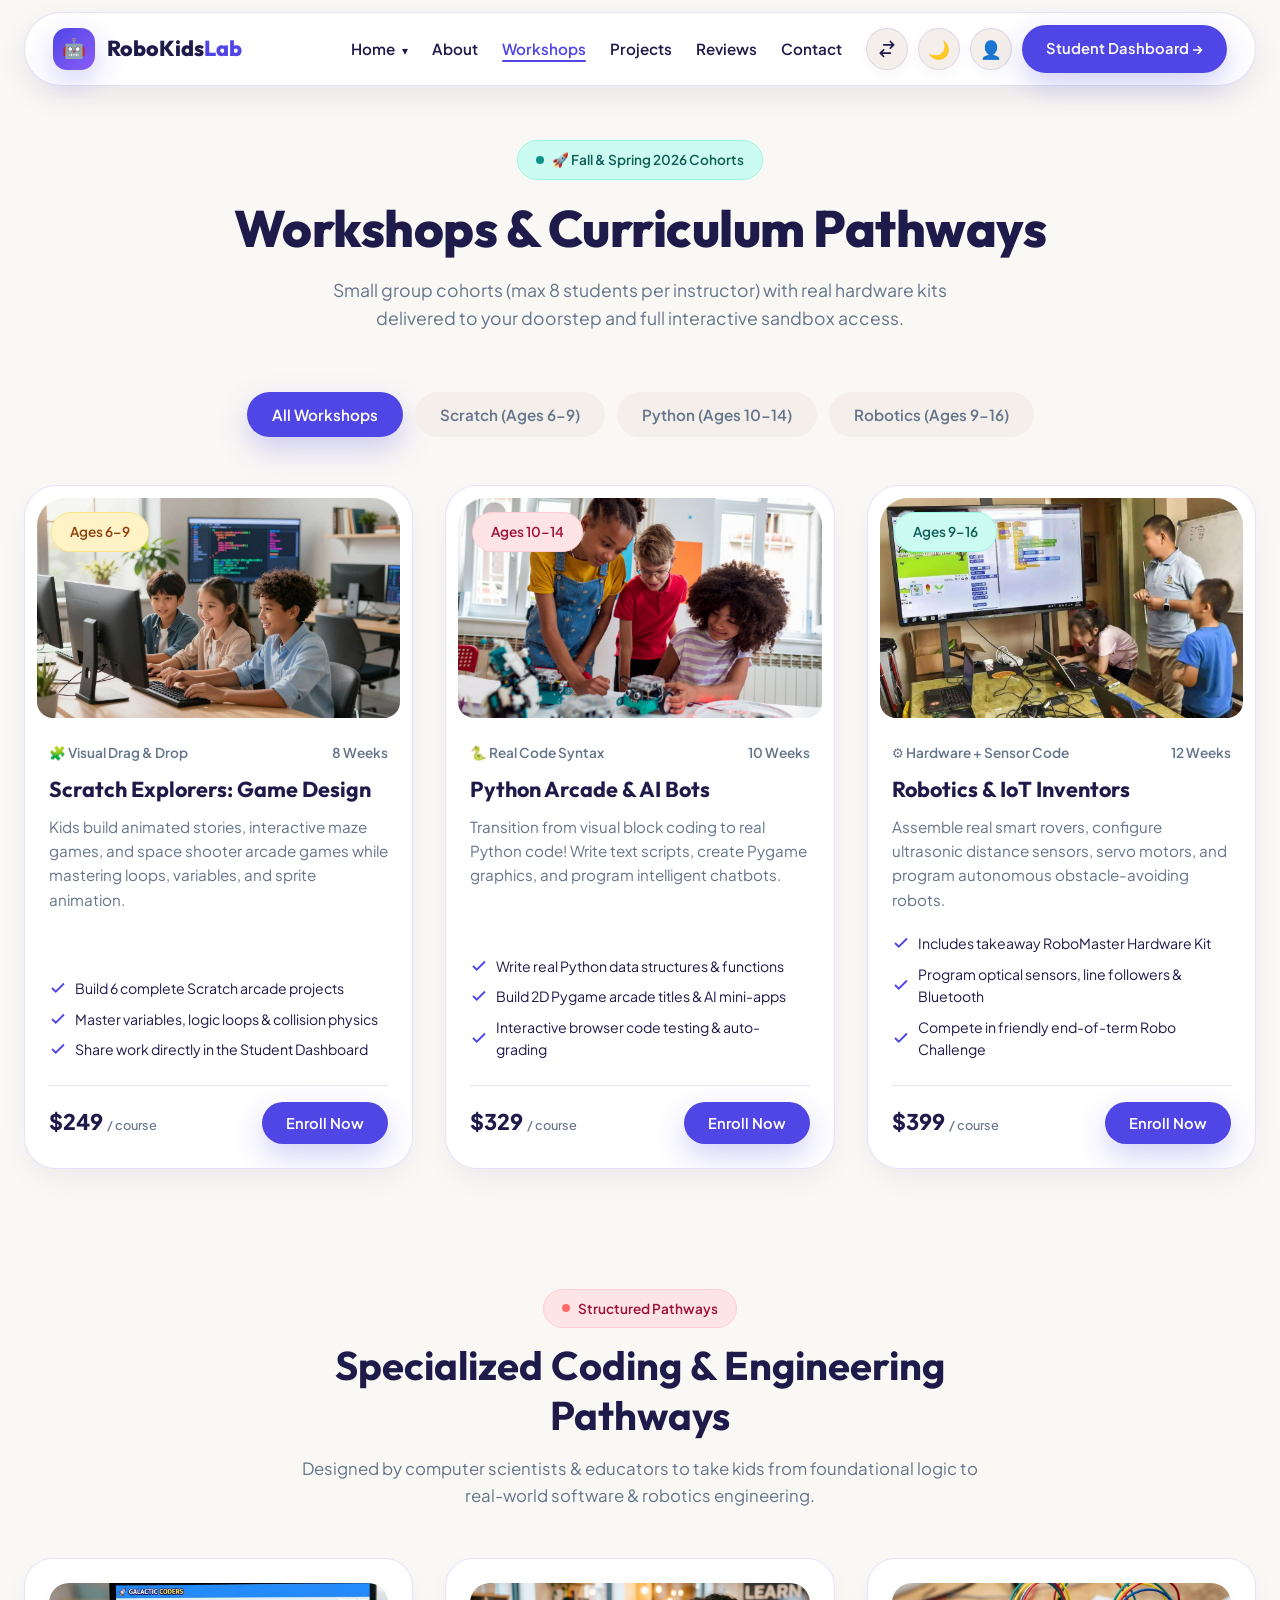
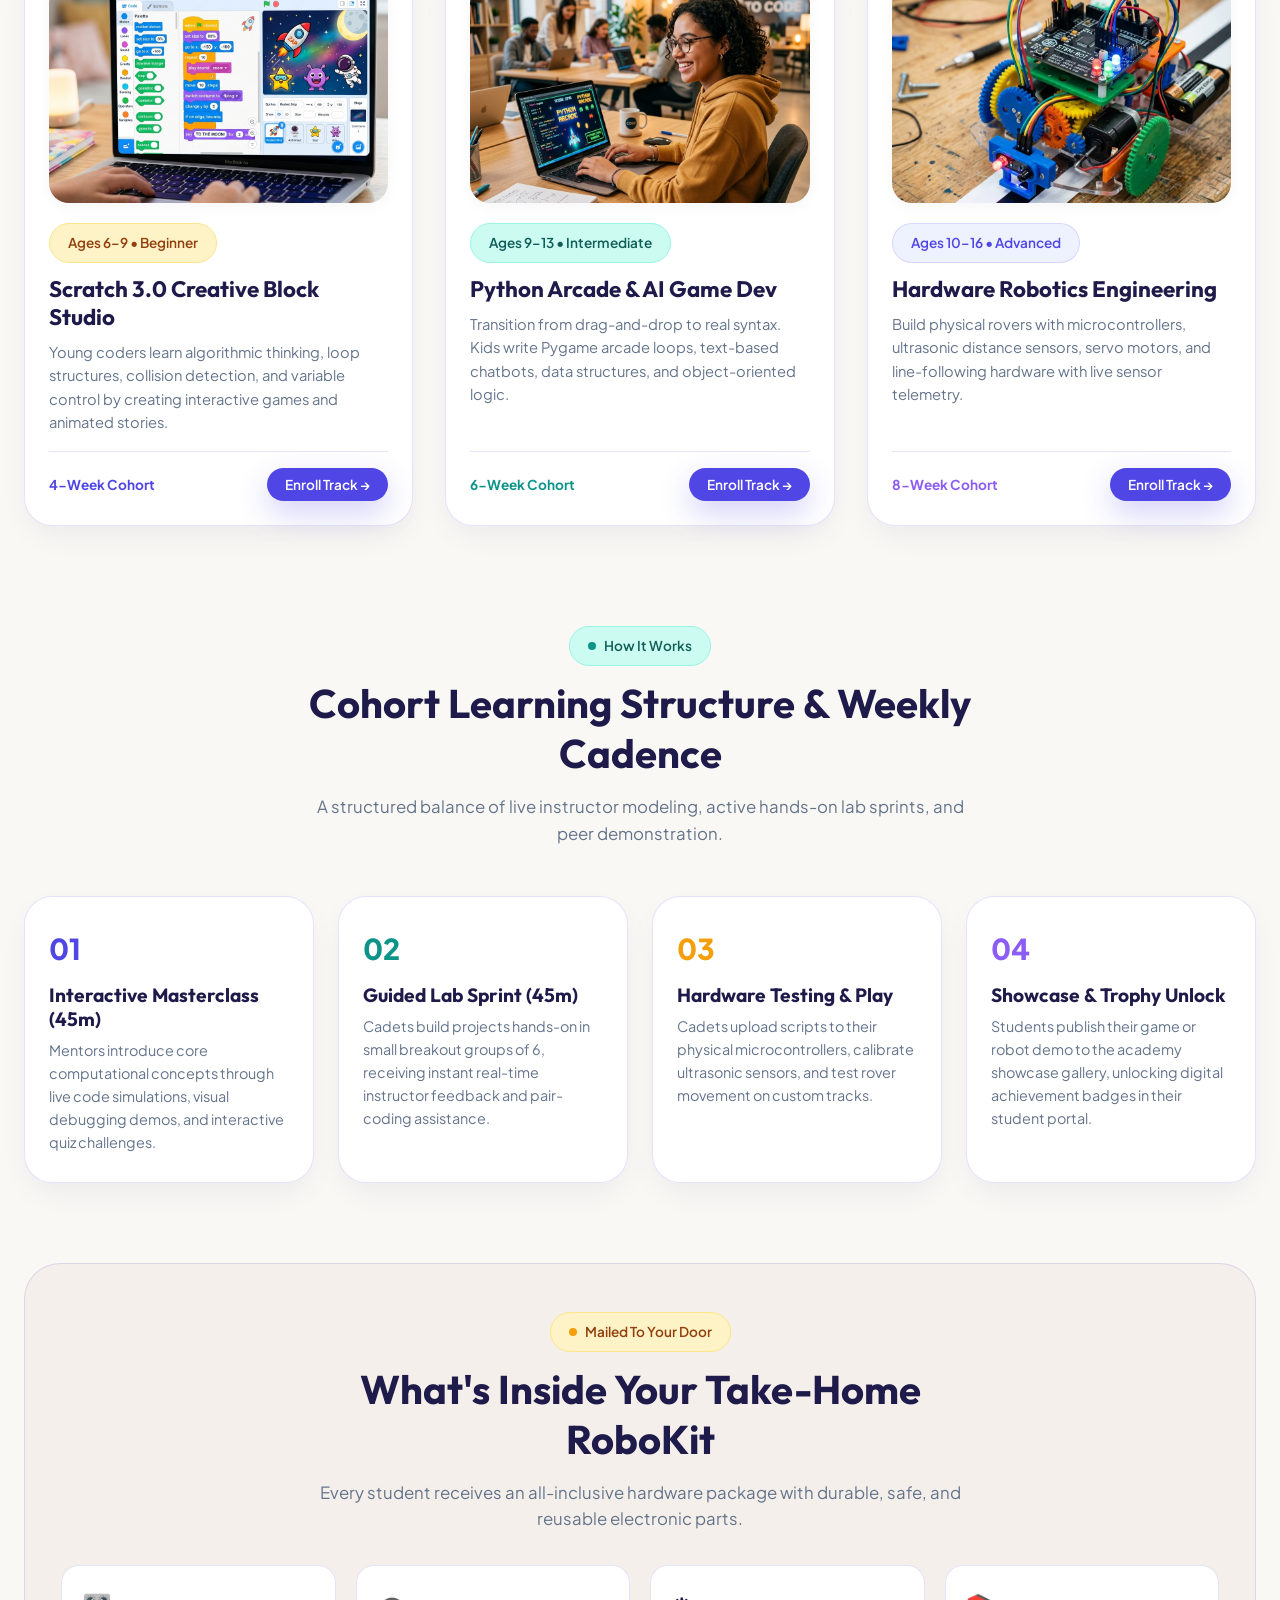
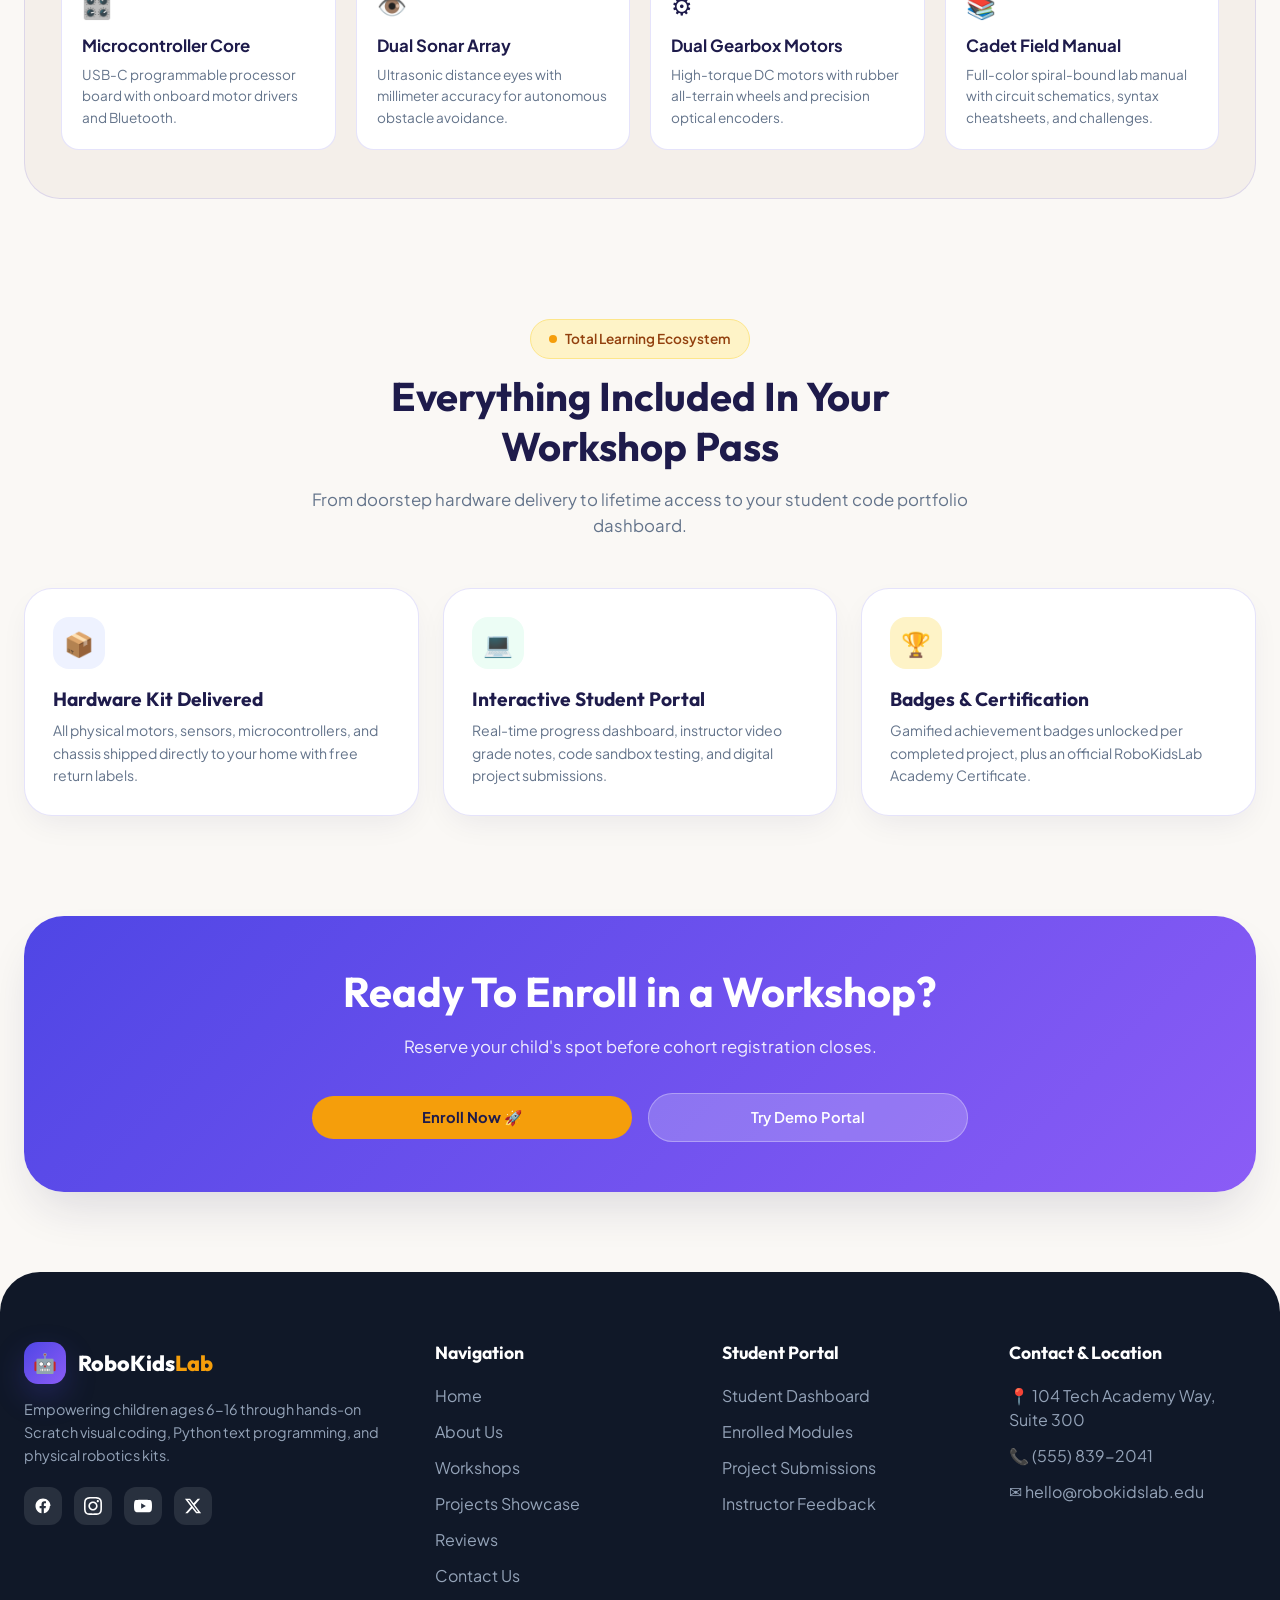
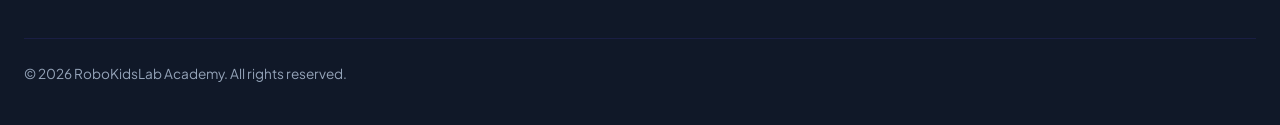
<file: workshops.html>
<!DOCTYPE html>
<html lang="en" data-theme="light" dir="ltr">

<head>
  <meta charset="UTF-8">
  <meta name="viewport" content="width=device-width, initial-scale=1.0">
  <title>Workshops & Curriculum | RoboKidsLab Academy</title>
  <meta name="description"
    content="Explore our STEM workshops in Scratch, Python, and Robotics kits. Structured cohort pathways with live sandboxes and certified mentors.">

  <!-- Favicon -->
  <link rel="icon" type="image/svg+xml" href="assets/images/favicon.svg">

  <!-- Google Fonts -->
  <link rel="preconnect" href="https://fonts.googleapis.com">
  <link rel="preconnect" href="https://fonts.gstatic.com" crossorigin>
  <link
    href="https://fonts.googleapis.com/css2?family=Outfit:wght@500;600;700;800&family=Plus+Jakarta+Sans:wght@400;500;600;700;800&display=swap"
    rel="stylesheet">

  <!-- Main Stylesheet -->
  <link rel="stylesheet" href="assets/css/style.css">
</head>

<body>

  <!-- FLOATING NAVIGATION BAR -->
  <header class="navbar container">
    <div class="nav-container">
      <a href="index.html" class="brand-logo">
        <div class="brand-icon">🤖</div>
        <span>RoboKids<span style="color: var(--primary);">Lab</span></span>
      </a>

      <!-- HAMBURGER TOGGLE BUTTON FOR <= 1024px VIEW -->
      <button id="hamburgerBtn" class="hamburger-btn" onclick="toggleMobileMenu()" aria-label="Toggle navigation menu">
        <span class="hamburger-bar"></span>
        <span class="hamburger-bar"></span>
        <span class="hamburger-bar"></span>
      </button>

      <!-- NAVIGATION MENU -->
      <div id="navMenu" class="nav-menu">
        <ul class="nav-links">
          <li class="nav-dropdown">
            <a href="#">Home <span class="dropdown-caret">▾</span></a>
            <ul class="nav-dropdown-menu">
              <li><a href="index.html">Home 1 - Tech Academy</a></li>
              <li><a href="home2.html">Home 2 - Robotics & Maker Track</a></li>
            </ul>
          </li>
          <li><a href="about.html" onclick="closeMobileMenu()">About</a></li>
          <li><a href="workshops.html" class="active" onclick="closeMobileMenu()">Workshops</a></li>
          <li><a href="projects.html" onclick="closeMobileMenu()">Projects</a></li>
          <li><a href="reviews.html" onclick="closeMobileMenu()">Reviews</a></li>
          <li><a href="contact.html" onclick="closeMobileMenu()">Contact</a></li>
        </ul>

        <div class="nav-actions">
          <button class="toggle-btn rtl-toggle-btn" onclick="toggleRTL()" title="Toggle Language Direction RTL/LTR"
            aria-label="Toggle RTL/LTR">
            <svg width="20" height="20" viewBox="0 0 24 24" fill="none" stroke="currentColor" stroke-width="2"
              stroke-linecap="round" stroke-linejoin="round">
              <path d="M8 7h12m0 0l-4-4m4 4l-4 4M16 17H4m0 0l4 4m-4-4l4-4" />
            </svg>
          </button>
          <button class="toggle-btn theme-toggle-btn" onclick="toggleTheme()" title="Toggle Dark/Light Theme"
            aria-label="Toggle Theme">🌙</button>
          <button class="toggle-btn" onclick="openLoginModal()" title="Student & Parent Login"
            aria-label="Log In">👤</button>

          <a href="dashboard.html" class="pill-btn pill-btn-primary" onclick="closeMobileMenu()">Student Dashboard →</a>
        </div>
      </div>
    </div>
  </header>

  <!-- PAGE HEADER BANNER -->
  <section class="container page-header">
    <div class="badge-pill badge-pill-teal">
      <span class="dot"></span> 🚀 Fall & Spring 2026 Cohorts
    </div>
    <h1>Workshops & Curriculum Pathways</h1>
    <p>
      Small group cohorts (max 8 students per instructor) with real hardware kits delivered to your doorstep and full interactive sandbox access.
    </p>
  </section>

  <!-- 1. AGE-APPROPRIATE PROGRAMS -->
  <section id="workshops" class="programs-section container" style="padding-top: 10px;">
    <!-- Filter Pills -->
    <div class="programs-filter">
      <button class="filter-tab active" onclick="filterPrograms('all', this)">All Workshops</button>
      <button class="filter-tab" onclick="filterPrograms('scratch', this)">Scratch (Ages 6-9)</button>
      <button class="filter-tab" onclick="filterPrograms('python', this)">Python (Ages 10-14)</button>
      <button class="filter-tab" onclick="filterPrograms('robotics', this)">Robotics (Ages 9-16)</button>
    </div>

    <div class="programs-grid">
      <!-- Workshop Card 1 -->
      <div class="program-card" data-category="scratch">
        <div class="program-img-wrap">
          <img src="assets/images/img7.jpg" alt="Scratch visual block coding for kids">
          <div class="program-tag-floating">
            <span class="badge-pill badge-pill-amber">Ages 6–9</span>
          </div>
        </div>
        <div class="program-body">
          <div class="program-meta">
            <span>🧩 Visual Drag & Drop</span>
            <span>8 Weeks</span>
          </div>
          <h3 class="program-title">Scratch Explorers: Game Design</h3>
          <p class="program-desc">Kids build animated stories, interactive maze games, and space shooter arcade games
            while mastering loops, variables, and sprite animation.</p>
          <ul class="program-highlights">
            <li>
              <svg width="18" height="18" viewBox="0 0 24 24" fill="none" stroke="currentColor" stroke-width="2.5">
                <polyline points="20 6 9 17 4 12"></polyline>
              </svg>
              Build 6 complete Scratch arcade projects
            </li>
            <li>
              <svg width="18" height="18" viewBox="0 0 24 24" fill="none" stroke="currentColor" stroke-width="2.5">
                <polyline points="20 6 9 17 4 12"></polyline>
              </svg>
              Master variables, logic loops & collision physics
            </li>
            <li>
              <svg width="18" height="18" viewBox="0 0 24 24" fill="none" stroke="currentColor" stroke-width="2.5">
                <polyline points="20 6 9 17 4 12"></polyline>
              </svg>
              Share work directly in the Student Dashboard
            </li>
          </ul>
          <div class="program-footer">
            <div class="program-price">$249 <span>/ course</span></div>
            <button class="pill-btn pill-btn-primary" onclick="openEnrollModal('Scratch Explorers')">Enroll Now</button>
          </div>
        </div>
      </div>

      <!-- Workshop Card 2 -->
      <div class="program-card" data-category="python">
        <div class="program-img-wrap">
          <img src="assets/images/img8.jpg" alt="Python programming course for kids">
          <div class="program-tag-floating">
            <span class="badge-pill badge-pill-coral">Ages 10–14</span>
          </div>
        </div>
        <div class="program-body">
          <div class="program-meta">
            <span>🐍 Real Code Syntax</span>
            <span>10 Weeks</span>
          </div>
          <h3 class="program-title">Python Arcade & AI Bots</h3>
          <p class="program-desc">Transition from visual block coding to real Python code! Write text scripts, create
            Pygame graphics, and program intelligent chatbots.</p>
          <ul class="program-highlights">
            <li>
              <svg width="18" height="18" viewBox="0 0 24 24" fill="none" stroke="currentColor" stroke-width="2.5">
                <polyline points="20 6 9 17 4 12"></polyline>
              </svg>
              Write real Python data structures & functions
            </li>
            <li>
              <svg width="18" height="18" viewBox="0 0 24 24" fill="none" stroke="currentColor" stroke-width="2.5">
                <polyline points="20 6 9 17 4 12"></polyline>
              </svg>
              Build 2D Pygame arcade titles & AI mini-apps
            </li>
            <li>
              <svg width="18" height="18" viewBox="0 0 24 24" fill="none" stroke="currentColor" stroke-width="2.5">
                <polyline points="20 6 9 17 4 12"></polyline>
              </svg>
              Interactive browser code testing & auto-grading
            </li>
          </ul>
          <div class="program-footer">
            <div class="program-price">$329 <span>/ course</span></div>
            <button class="pill-btn pill-btn-primary" onclick="openEnrollModal('Python Arcade & AI Bots')">Enroll
              Now</button>
          </div>
        </div>
      </div>

      <!-- Workshop Card 3 -->
      <div class="program-card" data-category="robotics">
        <div class="program-img-wrap">
          <img src="assets/images/img9.jpg" alt="Robotics kit and hardware building workshop">
          <div class="program-tag-floating">
            <span class="badge-pill badge-pill-teal">Ages 9–16</span>
          </div>
        </div>
        <div class="program-body">
          <div class="program-meta">
            <span>⚙️ Hardware + Sensor Code</span>
            <span>12 Weeks</span>
          </div>
          <h3 class="program-title">Robotics & IoT Inventors</h3>
          <p class="program-desc">Assemble real smart rovers, configure ultrasonic distance sensors, servo motors, and
            program autonomous obstacle-avoiding robots.</p>
          <ul class="program-highlights">
            <li>
              <svg width="18" height="18" viewBox="0 0 24 24" fill="none" stroke="currentColor" stroke-width="2.5">
                <polyline points="20 6 9 17 4 12"></polyline>
              </svg>
              Includes takeaway RoboMaster Hardware Kit
            </li>
            <li>
              <svg width="18" height="18" viewBox="0 0 24 24" fill="none" stroke="currentColor" stroke-width="2.5">
                <polyline points="20 6 9 17 4 12"></polyline>
              </svg>
              Program optical sensors, line followers & Bluetooth
            </li>
            <li>
              <svg width="18" height="18" viewBox="0 0 24 24" fill="none" stroke="currentColor" stroke-width="2.5">
                <polyline points="20 6 9 17 4 12"></polyline>
              </svg>
              Compete in friendly end-of-term Robo Challenge
            </li>
          </ul>
          <div class="program-footer">
            <div class="program-price">$399 <span>/ course</span></div>
            <button class="pill-btn pill-btn-primary" onclick="openEnrollModal('Robotics & IoT Inventors')">Enroll
              Now</button>
          </div>
        </div>
      </div>
    </div>
  </section>

  <!-- 2. SPECIALIZED CURRICULUM PATHWAYS -->
  <section id="curriculum-tracks" class="container" style="padding: 60px 0;">
    <div class="section-header">
      <div class="badge-pill badge-pill-coral section-subtitle">
        <span class="dot"></span> Structured Pathways
      </div>
      <h2 class="section-title">Specialized Coding & Engineering Pathways</h2>
      <p class="section-desc">Designed by computer scientists & educators to take kids from foundational logic to
        real-world software & robotics engineering.</p>
    </div>

    <div class="grid-center-last" style="display: grid; grid-template-columns: repeat(auto-fit, minmax(280px, 1fr)); gap: 32px;">
      <!-- Track 1: Scratch -->
      <div class="organic-card" style="display: flex; flex-direction: column; justify-content: space-between;">
        <div>
          <div
            style="height: 220px; border-radius: 20px; overflow: hidden; margin-bottom: 20px; box-shadow: var(--shadow-sm);">
            <img src="assets/images/scratch.png" alt="Scratch Creative Block Studio"
              style="width: 100%; height: 100%; object-fit: cover;">
          </div>
          <div class="badge-pill badge-pill-amber" style="margin-bottom: 12px;">Ages 6–9 • Beginner</div>
          <h3 style="font-size: 1.4rem; margin-bottom: 10px;">Scratch 3.0 Creative Block Studio</h3>
          <p style="font-size: 0.92rem; color: var(--text-muted); margin-bottom: 16px;">
            Young coders learn algorithmic thinking, loop structures, collision detection, and variable control by
            creating interactive games and animated stories.
          </p>
        </div>
        <div
          style="border-top: 1px solid var(--border-light); padding-top: 16px; display: flex; align-items: center; justify-content: space-between;">
          <span style="font-size: 0.85rem; font-weight: 700; color: var(--primary);">4-Week Cohort</span>
          <button class="pill-btn pill-btn-primary" style="padding: 8px 18px; font-size: 0.85rem;"
            onclick="openEnrollModal('Scratch Studio')">Enroll Track →</button>
        </div>
      </div>

      <!-- Track 2: Python -->
      <div class="organic-card" style="display: flex; flex-direction: column; justify-content: space-between;">
        <div>
          <div
            style="height: 220px; border-radius: 20px; overflow: hidden; margin-bottom: 20px; box-shadow: var(--shadow-sm);">
            <img src="assets/images/python.png" alt="Python Arcade & AI Track"
              style="width: 100%; height: 100%; object-fit: cover;">
          </div>
          <div class="badge-pill badge-pill-teal" style="margin-bottom: 12px;">Ages 9–13 • Intermediate</div>
          <h3 style="font-size: 1.4rem; margin-bottom: 10px;">Python Arcade & AI Game Dev</h3>
          <p style="font-size: 0.92rem; color: var(--text-muted); margin-bottom: 16px;">
            Transition from drag-and-drop to real syntax. Kids write Pygame arcade loops, text-based chatbots, data
            structures, and object-oriented logic.
          </p>
        </div>
        <div
          style="border-top: 1px solid var(--border-light); padding-top: 16px; display: flex; align-items: center; justify-content: space-between;">
          <span style="font-size: 0.85rem; font-weight: 700; color: var(--accent-teal);">6-Week Cohort</span>
          <button class="pill-btn pill-btn-primary" style="padding: 8px 18px; font-size: 0.85rem;"
            onclick="openEnrollModal('Python Arcade')">Enroll Track →</button>
        </div>
      </div>

      <!-- Track 3: Robotics -->
      <div class="organic-card" style="display: flex; flex-direction: column; justify-content: space-between;">
        <div>
          <div
            style="height: 220px; border-radius: 20px; overflow: hidden; margin-bottom: 20px; box-shadow: var(--shadow-sm);">
            <img src="assets/images/robotics.png" alt="Hardware Engineering & Autonomous Robotics"
              style="width: 100%; height: 100%; object-fit: cover;">
          </div>
          <div class="badge-pill badge-pill-purple" style="margin-bottom: 12px;">Ages 10–16 • Advanced</div>
          <h3 style="font-size: 1.4rem; margin-bottom: 10px;">Hardware Robotics Engineering</h3>
          <p style="font-size: 0.92rem; color: var(--text-muted); margin-bottom: 16px;">
            Build physical rovers with microcontrollers, ultrasonic distance sensors, servo motors, and line-following
            hardware with live sensor telemetry.
          </p>
        </div>
        <div
          style="border-top: 1px solid var(--border-light); padding-top: 16px; display: flex; align-items: center; justify-content: space-between;">
          <span style="font-size: 0.85rem; font-weight: 700; color: var(--accent-purple);">8-Week Cohort</span>
          <button class="pill-btn pill-btn-primary" style="padding: 8px 18px; font-size: 0.85rem;"
            onclick="openEnrollModal('Hardware Robotics')">Enroll Track →</button>
        </div>
      </div>
    </div>
  </section>

  <!-- 3. COHORT LEARNING STRUCTURE & WEEKLY ROUTINE (NEW CONTENT SECTION 1) -->
  <section class="container" style="padding: 40px 0 60px;">
    <div class="section-header">
      <div class="badge-pill badge-pill-teal section-subtitle">
        <span class="dot"></span> How It Works
      </div>
      <h2 class="section-title">Cohort Learning Structure & Weekly Cadence</h2>
      <p class="section-desc">A structured balance of live instructor modeling, active hands-on lab sprints, and peer demonstration.</p>
    </div>

    <div class="lifecycle-pillars-grid">
      <div class="organic-card">
        <div style="font-size: 1.8rem; font-weight: 800; color: var(--primary); margin-bottom: 12px;">01</div>
        <h3 style="font-size: 1.2rem; margin-bottom: 8px;">Interactive Masterclass (45m)</h3>
        <p style="font-size: 0.9rem; color: var(--text-muted); line-height: 1.6;">Mentors introduce core computational concepts through live code simulations, visual debugging demos, and interactive quiz challenges.</p>
      </div>

      <div class="organic-card">
        <div style="font-size: 1.8rem; font-weight: 800; color: var(--accent-teal); margin-bottom: 12px;">02</div>
        <h3 style="font-size: 1.2rem; margin-bottom: 8px;">Guided Lab Sprint (45m)</h3>
        <p style="font-size: 0.9rem; color: var(--text-muted); line-height: 1.6;">Cadets build projects hands-on in small breakout groups of 6, receiving instant real-time instructor feedback and pair-coding assistance.</p>
      </div>

      <div class="organic-card">
        <div style="font-size: 1.8rem; font-weight: 800; color: var(--accent-amber); margin-bottom: 12px;">03</div>
        <h3 style="font-size: 1.2rem; margin-bottom: 8px;">Hardware Testing & Play</h3>
        <p style="font-size: 0.9rem; color: var(--text-muted); line-height: 1.6;">Cadets upload scripts to their physical microcontrollers, calibrate ultrasonic sensors, and test rover movement on custom tracks.</p>
      </div>

      <div class="organic-card">
        <div style="font-size: 1.8rem; font-weight: 800; color: var(--accent-purple); margin-bottom: 12px;">04</div>
        <h3 style="font-size: 1.2rem; margin-bottom: 8px;">Showcase & Trophy Unlock</h3>
        <p style="font-size: 0.9rem; color: var(--text-muted); line-height: 1.6;">Students publish their game or robot demo to the academy showcase gallery, unlocking digital achievement badges in their student portal.</p>
      </div>
    </div>
  </section>

  <!-- 4. HARDWARE KIT INCLUSIONS & DELIVERABLES (NEW CONTENT SECTION 2) -->
  <section class="container" style="padding: 20px 0 60px;">
    <div style="background: var(--bg-card); border-radius: 36px; padding: 48px 36px; border: 1px solid var(--border-light);">
      <div class="section-header" style="margin-bottom: 32px;">
        <div class="badge-pill badge-pill-amber section-subtitle">
          <span class="dot"></span> Mailed To Your Door
        </div>
        <h2 class="section-title">What's Inside Your Take-Home RoboKit</h2>
        <p class="section-desc">Every student receives an all-inclusive hardware package with durable, safe, and reusable electronic parts.</p>
      </div>

      <div style="display: grid; grid-template-columns: repeat(auto-fit, minmax(240px, 1fr)); gap: 20px;">
        <div style="background: var(--bg-surface); padding: 20px; border-radius: 18px; border: 1px solid var(--border-light);">
          <div style="font-size: 1.5rem; margin-bottom: 8px;">🎛️</div>
          <div style="font-weight: 700; font-size: 1.05rem; margin-bottom: 4px;">Microcontroller Core</div>
          <p style="font-size: 0.85rem; color: var(--text-muted);">USB-C programmable processor board with onboard motor drivers and Bluetooth.</p>
        </div>

        <div style="background: var(--bg-surface); padding: 20px; border-radius: 18px; border: 1px solid var(--border-light);">
          <div style="font-size: 1.5rem; margin-bottom: 8px;">👁️</div>
          <div style="font-weight: 700; font-size: 1.05rem; margin-bottom: 4px;">Dual Sonar Array</div>
          <p style="font-size: 0.85rem; color: var(--text-muted);">Ultrasonic distance eyes with millimeter accuracy for autonomous obstacle avoidance.</p>
        </div>

        <div style="background: var(--bg-surface); padding: 20px; border-radius: 18px; border: 1px solid var(--border-light);">
          <div style="font-size: 1.5rem; margin-bottom: 8px;">⚙️</div>
          <div style="font-weight: 700; font-size: 1.05rem; margin-bottom: 4px;">Dual Gearbox Motors</div>
          <p style="font-size: 0.85rem; color: var(--text-muted);">High-torque DC motors with rubber all-terrain wheels and precision optical encoders.</p>
        </div>

        <div style="background: var(--bg-surface); padding: 20px; border-radius: 18px; border: 1px solid var(--border-light);">
          <div style="font-size: 1.5rem; margin-bottom: 8px;">📚</div>
          <div style="font-weight: 700; font-size: 1.05rem; margin-bottom: 4px;">Cadet Field Manual</div>
          <p style="font-size: 0.85rem; color: var(--text-muted);">Full-color spiral-bound lab manual with circuit schematics, syntax cheatsheets, and challenges.</p>
        </div>
      </div>
    </div>
  </section>

  <!-- 5. TOTAL LEARNING ECOSYSTEM -->
  <section id="lab-ecosystem" class="container" style="padding: 60px 0;">
    <div class="section-header">
      <div class="badge-pill badge-pill-amber section-subtitle">
        <span class="dot"></span> Total Learning Ecosystem
      </div>
      <h2 class="section-title">Everything Included In Your Workshop Pass</h2>
      <p class="section-desc">From doorstep hardware delivery to lifetime access to your student code portfolio dashboard.</p>
    </div>

    <div class="grid-center-last" style="display: grid; grid-template-columns: repeat(auto-fit, minmax(260px, 1fr)); gap: 24px;">
      <div class="organic-card" style="padding: 28px; text-align: left;">
        <div
          style="width: 52px; height: 52px; border-radius: 16px; background: #EEF2FF; color: var(--primary); display: flex; align-items: center; justify-content: center; font-size: 1.5rem; margin-bottom: 18px;">
          📦
        </div>
        <h4 style="font-size: 1.2rem; margin-bottom: 8px;">Hardware Kit Delivered</h4>
        <p style="font-size: 0.88rem; color: var(--text-muted);">All physical motors, sensors, microcontrollers, and
          chassis shipped directly to your home with free return labels.</p>
      </div>

      <div class="organic-card" style="padding: 28px; text-align: left;">
        <div
          style="width: 52px; height: 52px; border-radius: 16px; background: #ECFDF5; color: var(--accent-teal); display: flex; align-items: center; justify-content: center; font-size: 1.5rem; margin-bottom: 18px;">
          💻
        </div>
        <h4 style="font-size: 1.2rem; margin-bottom: 8px;">Interactive Student Portal</h4>
        <p style="font-size: 0.88rem; color: var(--text-muted);">Real-time progress dashboard, instructor video grade
          notes, code sandbox testing, and digital project submissions.</p>
      </div>

      <div class="organic-card" style="padding: 28px; text-align: left;">
        <div
          style="width: 52px; height: 52px; border-radius: 16px; background: #FEF3C7; color: #D97706; display: flex; align-items: center; justify-content: center; font-size: 1.5rem; margin-bottom: 18px;">
          🏆
        </div>
        <h4 style="font-size: 1.2rem; margin-bottom: 8px;">Badges & Certification</h4>
        <p style="font-size: 0.88rem; color: var(--text-muted);">Gamified achievement badges unlocked per completed
          project, plus an official RoboKidsLab Academy Certificate.</p>
      </div>
    </div>
  </section>

  <!-- CTA BANNER -->
  <section class="container" style="margin: 40px auto 80px;">
    <div
      style="background: linear-gradient(135deg, var(--primary), var(--accent-purple)); border-radius: 40px; padding: 50px 24px; text-align: center; color: #fff; box-shadow: var(--shadow-lg);">
      <h2 style="color: #fff; font-size: clamp(1.8rem, 4vw, 2.6rem); margin-bottom: 16px;">Ready To Enroll in a Workshop?</h2>
      <p style="font-size: 1.05rem; opacity: 0.9; max-width: 600px; margin: 0 auto 32px;">
        Reserve your child's spot before cohort registration closes.
      </p>
      <div style="display: flex; align-items: center; justify-content: center; gap: 16px; flex-wrap: wrap;">
        <button class="pill-btn pill-btn-amber" style="width: 100%; max-width: 320px;"
          onclick="openEnrollModal('Workshop Registration')">Enroll Now 🚀</button>
        <a href="dashboard.html" class="pill-btn pill-btn-outline-light" style="width: 100%; max-width: 320px;">Try Demo Portal</a>
      </div>
    </div>
  </section>

  <!-- FOOTER -->
  <footer class="footer">
    <div class="container">
      <div class="footer-grid">
        <div class="footer-brand">
          <div class="brand-logo" style="color: #fff; margin-bottom: 14px;">
            <div class="brand-icon">🤖</div>
            <span>RoboKids<span style="color: var(--accent-amber);">Lab</span></span>
          </div>
          <p style="font-size: 0.9rem;">
            Empowering children ages 6-16 through hands-on Scratch visual coding, Python text programming, and physical
            robotics kits.
          </p>

          <div class="footer-socials"
            style="display: flex; align-items: center; justify-content: flex-start; gap: 12px; margin-top: 20px;">
            <a href="#" class="social-icon" aria-label="Facebook"><svg width="18" height="18" fill="currentColor" viewBox="0 0 24 24"><path d="M22 12c0-5.52-4.48-10-10-10S2 6.48 2 12c0 4.84 3.44 8.87 8 9.8V15H7.5v-3H10V9.5C10 7.01 11.49 5.65 13.75 5.65c1.08 0 2.25.19 2.25.19v2.47h-1.27c-1.23 0-1.61.77-1.61 1.56V12h2.78l-.44 3h-2.34v6.8c4.56-.93 8-4.96 8-9.8z"/></svg></a>
            <a href="#" class="social-icon" aria-label="Instagram"><svg width="18" height="18" fill="currentColor" viewBox="0 0 24 24"><path d="M12 2.163c3.204 0 3.584.012 4.85.07 3.252.148 4.771 1.691 4.919 4.919.058 1.265.069 1.645.069 4.849 0 3.205-.012 3.584-.069 4.849-.149 3.225-1.664 4.771-4.919 4.919-1.266.058-1.644.07-4.85.07-3.204 0-3.584-.012-4.849-.07-3.26-.149-4.771-1.699-4.919-4.92-.058-1.265-.07-1.644-.07-4.849 0-3.204.013-3.583.07-4.849.149-3.227 1.664-4.771 4.919-4.919 1.266-.057 1.645-.069 4.849-.069zm0-2.163c-3.259 0-3.667.014-4.947.072-4.358.2-6.78 2.618-6.98 6.98-.059 1.281-.073 1.689-.073 4.948 0 3.259.014 3.668.072 4.948.2 4.358 2.618 6.78 6.98 6.98 1.281.058 1.689.072 4.948.072 3.259 0 3.668-.014 4.948-.072 4.354-.2 6.782-2.618 6.979-6.98.059-1.28.073-1.689.073-4.948 0-3.259-.014-3.667-.072-4.947-.196-4.354-2.617-6.78-6.979-6.98-1.281-.059-1.69-.073-4.949-.073zm0 5.838c-3.403 0-6.162 2.759-6.162 6.162s2.759 6.163 6.162 6.163 6.162-2.759 6.162-6.163c0-3.403-2.759-6.162-6.162-6.162zm0 10.162c-2.209 0-4-1.79-4-4 0-2.209 1.791-4 4-4s4 1.791 4 4c0 2.21-1.791 4-4 4zm6.406-11.845c-.796 0-1.441.645-1.441 1.44s.645 1.44 1.441 1.44c.795 0 1.439-.645 1.439-1.44s-.644-1.44-1.439-1.44z"/></svg></a>
            <a href="#" class="social-icon" aria-label="YouTube"><svg width="18" height="18" fill="currentColor" viewBox="0 0 24 24"><path d="M23.498 6.186a3.016 3.016 0 0 0-2.122-2.136C19.505 3.545 12 3.545 12 3.545s-7.505 0-9.377.505A3.017 3.017 0 0 0 .502 6.186C0 8.07 0 12 0 12s0 3.93.502 5.814a3.016 3.016 0 0 0 2.122 2.136c1.871.505 9.376.505 9.376.505s7.505 0 9.377-.505a3.015 3.015 0 0 0 2.122-2.136C24 15.93 24 12 24 12s0-3.93-.502-5.814zM9.545 15.568V8.432L15.818 12l-6.273 3.568z"/></svg></a>
            <a href="#" class="social-icon" aria-label="Twitter"><svg width="18" height="18" fill="currentColor" viewBox="0 0 24 24"><path d="M18.244 2.25h3.308l-7.227 8.26 8.502 11.24H16.17l-5.214-6.817L4.99 21.75H1.68l7.73-8.835L1.254 2.25H8.08l4.713 6.231zm-1.161 17.52h1.833L7.084 4.126H5.117z"/></svg></a>
          </div>
        </div>

        <div class="footer-col">
          <h4>Navigation</h4>
          <ul>
            <li><a href="index.html">Home</a></li>
            <li><a href="about.html">About Us</a></li>
            <li><a href="workshops.html">Workshops</a></li>
            <li><a href="projects.html">Projects Showcase</a></li>
            <li><a href="reviews.html">Reviews</a></li>
            <li><a href="contact.html">Contact Us</a></li>
          </ul>
        </div>

        <div class="footer-col">
          <h4>Student Portal</h4>
          <ul>
            <li><a href="dashboard.html">Student Dashboard</a></li>
            <li><a href="dashboard.html">Enrolled Modules</a></li>
            <li><a href="dashboard.html">Project Submissions</a></li>
            <li><a href="dashboard.html">Instructor Feedback</a></li>
          </ul>
        </div>

        <div class="footer-col">
          <h4>Contact & Location</h4>
          <ul>
            <li>📍 104 Tech Academy Way, Suite 300</li>
            <li>📞 (555) 839-2041</li>
            <li>✉️ hello@robokidslab.edu</li>
          </ul>
        </div>
      </div>

      <div class="footer-bottom"
        style="display: flex; align-items: center; justify-content: space-between; flex-wrap: wrap; gap: 16px; margin-top: 24px; padding-top: 24px; border-top: 1px solid var(--border-light);">
        <p>© 2026 RoboKidsLab Academy. All rights reserved.</p>
      </div>
    </div>
  </footer>

  <!-- LOGIN / PORTAL MODAL -->
  <div id="loginModal" class="modal-overlay">
    <div class="modal-content">
      <button class="modal-close" onclick="closeLoginModal()">✕</button>
      <div style="text-align: center; margin-bottom: 24px;">
        <div class="brand-icon" style="margin: 0 auto 12px; width: 50px; height: 50px; font-size: 1.4rem;">🤖</div>
        <h3 style="font-size: 1.5rem;">Student & Parent Login</h3>
        <p style="font-size: 0.88rem; color: var(--text-muted);">Access course modules, submit projects & view teacher grades</p>
      </div>

      <form onsubmit="handleLoginSubmit(event)">
        <div class="form-group">
          <label>Student Username or Parent Email</label>
          <input type="text" class="form-control" placeholder="e.g. leo_vance or parent@gmail.com" value="leo_vance" required>
        </div>
        <div class="form-group">
          <label>Password</label>
          <div class="password-wrapper">
            <input type="password" id="modalPasswordInput" class="form-control" placeholder="••••••••" value="password123" required>
            <button type="button" class="password-toggle-btn" onclick="togglePasswordVisibility('modalPasswordInput', this)" title="Show/Hide Password" aria-label="Toggle Password Visibility">👁️</button>
          </div>
        </div>
        <div style="display: flex; align-items: center; justify-content: space-between; margin-bottom: 24px; font-size: 0.85rem; flex-wrap: nowrap; gap: 8px; width: 100%;">
          <label style="display:flex; align-items:center; gap:8px; cursor:pointer; white-space: nowrap; font-size: clamp(0.7rem, 3.5vw, 0.85rem);">
            <input type="checkbox" checked> Remember me
          </label>
          <a href="#" class="forgot-link" style="margin-left: auto; white-space: nowrap; font-size: clamp(0.7rem, 3.5vw, 0.85rem);">Forgot Password?</a>
        </div>
        <button type="submit" class="pill-btn pill-btn-primary" style="width: 100%; justify-content: center;">Log In To Student Dashboard →</button>
      </form>
    </div>
  </div>

  <!-- ENROLLMENT MODAL -->
  <div id="enrollModal" class="modal-overlay">
    <div class="modal-content">
      <button class="modal-close" onclick="closeEnrollModal()">✕</button>
      <div style="margin-bottom: 24px; text-align: center;">
        <span class="badge-pill badge-pill-amber">Quick Enrolment</span>
        <h3 id="enrollCourseTitle" style="font-size: 1.6rem; margin-top: 8px;">Enroll in Course</h3>
        <p style="font-size: 0.88rem; color: var(--text-muted);">Reserve a spot for your child in our next cohort.</p>
      </div>

      <form onsubmit="handleEnrollSubmit(event)">
        <input type="hidden" id="enrollCourseInput" value="General Program">
        <div class="form-group">
          <label>Child's Full Name</label>
          <input type="text" class="form-control" placeholder="e.g. Leo Vance" required>
        </div>
        <div class="form-group">
          <label>Child's Age</label>
          <select class="form-control" required>
            <option value="6-8">6 - 8 Years Old (Scratch)</option>
            <option value="9-12">9 - 12 Years Old (Python / Robotics)</option>
            <option value="13-16">13 - 16 Years Old (Advanced Python & Hardware)</option>
          </select>
        </div>
        <div class="form-group">
          <label>Parent Contact Email</label>
          <input type="email" class="form-control" placeholder="parent@example.com" required>
        </div>
        <button type="submit" class="pill-btn pill-btn-primary" style="width: 100%; justify-content: center;">Complete Reservation 🚀</button>
      </form>
    </div>
  </div>

  <!-- FLOATING TOP-TO-BOTTOM SCROLL BUTTON -->
  <button id="backToTopBtn" class="floating-top-btn" onclick="scrollToTop()" title="Scroll to Top" aria-label="Scroll to Top">↑</button>

  <!-- TOAST NOTIFICATION CONTAINER -->
  <div id="toast" class="toast">
    <span id="toastIcon">✨</span>
    <span id="toastMsg">Notification message</span>
  </div>

  <!-- Scripts -->
  <script src="assets/js/main.js"></script>
</body>

</html>
</file>
<file: assets/css/style.css>
/* 
  KIDS CODING & ROBOTICS WORKSHOP - ORGANIC MODERN DESIGN SYSTEM
  Inspired by tactile organic curves, elevated card components, soft warm background tones, and playful yet modern tech aesthetics.
  Includes Light/Dark Theme Switcher & RTL Language Support
*/

:root {
  /* Color Palette Light Mode */
  --bg-main: #FAF8F5;
  --bg-surface: #FFFFFF;
  --bg-card: #F4EFEA;
  --bg-dark: #101828;
  --bg-dark-surface: #1E293B;
  
  --primary: #4F46E5;        /* Electric Indigo */
  --primary-hover: #4338CA;
  --primary-light: #EEF2FF;
  
  --accent-amber: #F59E0B;   /* Sunny Amber */
  --accent-coral: #FF6B6B;   /* Coral Pink */
  --accent-teal: #0D9488;    /* Mint Teal */
  --accent-purple: #8B5CF6;  /* Vivid Violet */
  
  --text-dark: #1E1B4B;      /* Deep Slate Tint */
  --text-muted: #64748B;
  --text-light: #F8FAFC;
  
  --border-light: rgba(79, 70, 229, 0.15);
  --border-dark: rgba(255, 255, 255, 0.12);

  /* Organic Shapes & Radii */
  --radius-organic-1: 44px 84px 32px 64px;
  --radius-organic-2: 64px 32px 72px 40px;
  --radius-organic-3: 36px 64px 28px 48px;
  --radius-card: 28px;
  --radius-pill: 9999px;
  
  /* Elevated Shadows */
  --shadow-sm: 0 4px 14px rgba(30, 27, 75, 0.04);
  --shadow-md: 0 12px 32px -8px rgba(30, 27, 75, 0.08);
  --shadow-lg: 0 24px 48px -12px rgba(30, 27, 75, 0.14);
  --shadow-glow: 0 12px 30px rgba(79, 70, 229, 0.25);
  
  /* Fonts */
  --font-main: 'Plus Jakarta Sans', system-ui, -apple-system, sans-serif;
  --font-heading: 'Outfit', system-ui, -apple-system, sans-serif;
}

/* DARK THEME OVERRIDES */
[data-theme="dark"] {
  --bg-main: #0B0F19;
  --bg-surface: #1E293B;
  --bg-card: #172033;
  --text-dark: #F8FAFC;
  --text-muted: #94A3B8;
  --border-light: rgba(255, 255, 255, 0.12);
  --primary-light: rgba(79, 70, 229, 0.25);
  --shadow-md: 0 12px 32px -8px rgba(0, 0, 0, 0.35);
}

[data-theme="dark"] .organic-card,
[data-theme="dark"] .nav-container,
[data-theme="dark"] .program-card,
[data-theme="dark"] .schedule-row,
[data-theme="dark"] .dash-topbar,
[data-theme="dark"] .progress-card,
[data-theme="dark"] .dashboard-sidebar,
[data-theme="dark"] .modal-content,
[data-theme="dark"] .feedback-card,
[data-theme="dark"] .submission-card,
[data-theme="dark"] .login-card {
  background: var(--bg-surface);
  color: var(--text-dark);
  border-color: var(--border-light);
}

[data-theme="dark"] .filter-tab,
[data-theme="dark"] .roadmap-section,
[data-theme="dark"] .roadmap-step,
[data-theme="dark"] .dash-stat-box,
[data-theme="dark"] .lesson-row,
[data-theme="dark"] .form-control,
[data-theme="dark"] .instructor-feedback-row,
[data-theme="dark"] .milestone-node {
  background: var(--bg-card);
  color: var(--text-dark);
  border-color: rgba(255, 255, 255, 0.1);
}

[data-theme="dark"] .nav-links a {
  color: var(--text-dark);
}

[data-theme="dark"] .pill-btn-secondary, [data-theme="dark"] .toggle-btn {
  background: var(--bg-card);
  color: var(--text-dark);
  border-color: rgba(255, 255, 255, 0.15);
}

/* RTL OVERRIDES */
[dir="rtl"] {
  direction: rtl;
  text-align: right;
}

[dir="rtl"] .hero-title,
[dir="rtl"] .hero-desc,
[dir="rtl"] .program-body,
[dir="rtl"] .roadmap-step,
[dir="rtl"] .schedule-info,
[dir="rtl"] .dash-welcome,
[dir="rtl"] .student-info,
[dir="rtl"] .modal-content,
[dir="rtl"] .login-card,
[dir="rtl"] .form-group {
  text-align: right;
}

[dir="rtl"] .program-highlights li svg {
  margin-left: 8px;
  margin-right: 0;
}

[dir="rtl"] .program-tag-floating {
  left: auto;
  right: 14px;
}


/* Reset & Global */
* {
  margin: 0;
  padding: 0;
  box-sizing: border-box;
}

html {
  scroll-behavior: smooth;
  font-size: 16px;
  width: 100%;
  overflow-x: hidden;
}

body {
  font-family: var(--font-main);
  background-color: var(--bg-main);
  color: var(--text-dark);
  line-height: 1.6;
  width: 100%;
  overflow-x: hidden;
  transition: background-color 0.3s ease, color 0.3s ease;
  padding-top: 100px;
}

body.dashboard-body {
  padding-top: 0 !important;
}

/* INNER PAGE HERO / BANNER */
.page-header {
  padding: 40px 0 50px;
  text-align: center;
}

.page-header .badge-pill {
  margin-bottom: 16px;
}

.page-header h1 {
  font-size: clamp(2.2rem, 4.5vw, 3.2rem);
  font-weight: 800;
  letter-spacing: -0.5px;
  margin-bottom: 16px;
}

.page-header p {
  font-size: 1.1rem;
  color: var(--text-muted);
  max-width: 680px;
  margin: 0 auto;
  line-height: 1.6;
}

img, video, canvas, iframe {
  max-width: 100%;
  height: auto;
}

/* Typography */
h1, h2, h3, h4, h5, h6 {
  font-family: var(--font-heading);
  font-weight: 700;
  line-height: 1.25;
  color: var(--text-dark);
}

a {
  text-decoration: none;
  color: inherit;
  transition: all 0.25s ease;
}

button, input, select, textarea {
  font-family: inherit;
}

/* Container */
.container {
  max-width: 1280px;
  width: 100%;
  margin-left: auto;
  margin-right: auto;
  padding-left: 24px !important;
  padding-right: 24px !important;
  box-sizing: border-box;
}

/* FORM CONTROLS & INPUT STYLING */
.form-group {
  margin-bottom: 20px;
  text-align: left;
}

.form-group label {
  display: block;
  font-size: 0.88rem;
  font-weight: 700;
  color: var(--text-dark);
  margin-bottom: 8px;
}

.form-control {
  width: 100%;
  padding: 14px 18px;
  border-radius: 16px;
  border: 1.5px solid var(--border-light);
  background: var(--bg-surface);
  color: var(--text-dark);
  font-size: 0.95rem;
  font-weight: 500;
  outline: none;
  transition: all 0.25s ease;
  box-shadow: 0 2px 6px rgba(0, 0, 0, 0.02);
}

.form-control:focus {
  border-color: var(--primary);
  box-shadow: 0 0 0 4px var(--primary-light);
}

.forgot-link {
  color: var(--primary);
  font-weight: 600;
  text-decoration: none;
  transition: all 0.25s ease;
}

.forgot-link:hover {
  color: var(--primary-hover);
  text-decoration: underline;
}

/* Organic Layout Components */
.organic-card {
  background: var(--bg-surface);
  border-radius: var(--radius-card);
  padding: 32px;
  box-shadow: var(--shadow-md);
  border: 1px solid var(--border-light);
  transition: transform 0.3s cubic-bezier(0.16, 1, 0.3, 1), box-shadow 0.3s ease;
}

.organic-card:hover {
  transform: translateY(-4px);
  box-shadow: var(--shadow-lg);
}

.organic-frame {
  position: relative;
  overflow: hidden;
  border-radius: var(--radius-organic-1);
  box-shadow: var(--shadow-md);
  max-width: 100%;
}

.organic-frame-2 {
  position: relative;
  overflow: hidden;
  border-radius: var(--radius-organic-2);
  box-shadow: var(--shadow-md);
  max-width: 100%;
}

.organic-frame img, .organic-frame-2 img {
  width: 100%;
  height: 100%;
  object-fit: cover;
  display: block;
}

/* Buttons & Pills */
.pill-btn {
  display: inline-flex;
  align-items: center;
  justify-content: center;
  gap: 10px;
  padding: 12px 24px;
  border-radius: var(--radius-pill);
  font-weight: 600;
  font-size: 0.92rem;
  cursor: pointer;
  border: none;
  transition: all 0.3s cubic-bezier(0.16, 1, 0.3, 1);
  text-decoration: none;
}

.pill-btn-primary {
  background: var(--primary);
  color: #ffffff;
  box-shadow: var(--shadow-glow);
}

.pill-btn-primary:hover {
  background: var(--primary-hover);
  transform: translateY(-2px);
  box-shadow: 0 16px 36px rgba(79, 70, 229, 0.35);
}

.pill-btn-secondary {
  background: rgba(255, 255, 255, 0.85);
  color: var(--text-dark);
  border: 1.5px solid var(--border-light);
  backdrop-filter: blur(10px);
}

.pill-btn-secondary:hover {
  background: #ffffff;
  border-color: var(--primary);
  color: var(--primary);
  transform: translateY(-2px);
}

.pill-btn-amber {
  background: var(--accent-amber);
  color: #1E1B4B;
  font-weight: 700;
}

.pill-btn-amber:hover {
  background: #d97706;
  color: #ffffff;
  transform: translateY(-2px);
}

.pill-btn-outline-light {
  background: rgba(255, 255, 255, 0.2);
  color: #ffffff;
  border: 1px solid rgba(255, 255, 255, 0.3);
}

.pill-btn-outline-light:hover {
  background: rgba(255, 255, 255, 0.3);
  color: #ffffff;
  border-color: rgba(255, 255, 255, 0.5);
  transform: translateY(-2px);
}

.badge-pill {
  display: inline-flex;
  align-items: center;
  justify-content: center;
  gap: 8px;
  padding: 8px 18px;
  border-radius: var(--radius-pill);
  font-size: 0.85rem;
  font-weight: 600;
  background: var(--primary-light);
  color: var(--primary);
  border: 1px solid rgba(79, 70, 229, 0.15);
}

.badge-pill .dot {
  width: 8px;
  height: 8px;
  border-radius: 50%;
  background: var(--primary);
}

.badge-pill-amber {
  background: #FEF3C7;
  color: #92400E;
  border-color: #FDE68A;
}

.badge-pill-amber .dot {
  background: var(--accent-amber);
}

.badge-pill-coral {
  background: #FFE4E6;
  color: #9F1239;
  border-color: #FECDD3;
}

.badge-pill-coral .dot {
  background: var(--accent-coral);
}

.badge-pill-teal {
  background: #CCFBF1;
  color: #115E59;
  border-color: #99F6E4;
}

.badge-pill-teal .dot {
  background: var(--accent-teal);
}

[data-theme="dark"] .badge-pill-amber {
  background: rgba(245, 158, 11, 0.2);
  color: #FDE68A;
  border-color: rgba(245, 158, 11, 0.4);
}

[data-theme="dark"] .badge-pill-teal {
  background: rgba(16, 185, 129, 0.2);
  color: #6EE7B7;
  border-color: rgba(16, 185, 129, 0.4);
}

[data-theme="dark"] .badge-pill-coral {
  background: rgba(244, 63, 94, 0.2);
  color: #FDA4AF;
  border-color: rgba(244, 63, 94, 0.4);
}

/* STRICTLY FIXED FULL-WIDTH HEADER COVER (PREVENTS CONTENT LEAKING ABOVE NAVBAR) */
.navbar {
  position: fixed;
  top: 0;
  left: 0;
  right: 0;
  width: 100%;
  z-index: 1000;
  background: var(--bg-main);
  padding: 12px 0;
  transition: background-color 0.3s ease;
}

.nav-container {
  background: var(--bg-surface);
  border: 1px solid var(--border-light);
  border-radius: var(--radius-pill);
  padding: 12px 28px;
  display: flex;
  align-items: center;
  justify-content: space-between;
  box-shadow: 0 10px 30px rgba(30, 27, 75, 0.08);
  position: relative;
}

.brand-logo {
  display: flex;
  align-items: center;
  justify-content: center;
  gap: 12px;
  font-family: var(--font-heading);
  font-size: 1.35rem;
  font-weight: 800;
  color: var(--text-dark);
}

.brand-icon {
  width: 42px;
  height: 42px;
  background: linear-gradient(135deg, var(--primary), var(--accent-purple));
  color: #fff;
  border-radius: 14px;
  display: flex;
  align-items: center;
  justify-content: center;
  font-weight: 800;
  font-size: 1.2rem;
  box-shadow: var(--shadow-glow);
}

.nav-menu {
  display: flex;
  align-items: center;
  gap: 24px;
}

.nav-links {
  display: flex;
  align-items: center;
  justify-content: center;
  gap: 24px;
  list-style: none;
}

.nav-links a {
  font-weight: 600;
  font-size: 0.95rem;
  color: var(--text-dark);
  position: relative;
}

.nav-links a:hover,
.nav-links a.active {
  color: var(--primary);
}

.nav-links a::after {
  content: '';
  position: absolute;
  bottom: -4px;
  left: 0;
  width: 0%;
  height: 2px;
  background: var(--primary);
  border-radius: 2px;
  transition: width 0.25s ease;
}

.nav-links a:hover::after,
.nav-links a.active::after {
  width: 100%;
}

/* NAVBAR DROPDOWN FOR HOME 1 & HOME 2 */
.nav-dropdown {
  position: relative;
  display: flex;
  align-items: center;
}

.dropdown-caret {
  display: inline-block;
  font-size: 0.75rem;
  margin-left: 4px;
  transition: transform 0.25s ease;
}

.nav-dropdown:hover .dropdown-caret {
  transform: rotate(180deg);
}

.nav-dropdown-menu {
  position: absolute;
  top: calc(100% + 14px);
  left: 50%;
  transform: translateX(-50%) translateY(8px);
  background: var(--bg-surface);
  border: 1px solid var(--border-light);
  border-radius: 20px;
  padding: 8px;
  min-width: 220px;
  box-shadow: 0 16px 36px rgba(30, 27, 75, 0.15);
  list-style: none;
  opacity: 0;
  visibility: hidden;
  pointer-events: none;
  transition: all 0.25s cubic-bezier(0.16, 1, 0.3, 1);
  z-index: 1000;
  display: flex;
  flex-direction: column;
  gap: 4px;
}

.nav-dropdown:hover .nav-dropdown-menu,
.nav-dropdown:focus-within .nav-dropdown-menu {
  opacity: 1;
  visibility: visible;
  pointer-events: auto;
  transform: translateX(-50%) translateY(0);
}

.nav-dropdown-menu li a {
  display: block;
  padding: 10px 16px;
  border-radius: 12px;
  font-size: 0.9rem;
  font-weight: 600;
  color: var(--text-dark);
  white-space: nowrap;
  transition: all 0.2s ease;
}

.nav-dropdown-menu li a:hover,
.nav-dropdown-menu li a.active {
  background: var(--primary-light);
  color: var(--primary);
}

.nav-dropdown-menu li a::after {
  display: none !important;
}

[data-theme="dark"] .nav-dropdown-menu {
  background: var(--bg-surface);
  border-color: rgba(255, 255, 255, 0.15);
  box-shadow: 0 16px 40px rgba(0, 0, 0, 0.5);
}

[dir="rtl"] .dropdown-caret {
  margin-left: 0;
  margin-right: 4px;
}

[dir="rtl"] .nav-dropdown-menu {
  text-align: right;
}

@media (max-width: 1024px) {
  .nav-dropdown {
    flex-direction: column;
    width: 100%;
  }

  .nav-dropdown-menu {
    position: static;
    transform: none !important;
    opacity: 1;
    visibility: visible;
    pointer-events: auto;
    box-shadow: none;
    border: none;
    background: transparent;
    padding: 6px 0;
    min-width: 100%;
    text-align: center;
    gap: 4px;
  }

  .nav-dropdown-menu li a {
    padding: 8px 12px;
    font-size: 0.95rem;
  }
}

.nav-actions {
  display: flex;
  align-items: center;
  justify-content: center;
  gap: 10px;
}

/* Sleek Icon-Only Toggle Utility Buttons (Theme, RTL, Login) */
.toggle-btn {
  width: 42px;
  height: 42px;
  padding: 0;
  border-radius: 50%;
  font-size: 1.1rem;
  background: var(--bg-card);
  color: var(--text-dark);
  border: 1.5px solid var(--border-light);
  cursor: pointer;
  display: inline-flex;
  align-items: center;
  justify-content: center;
  transition: all 0.25s cubic-bezier(0.16, 1, 0.3, 1);
  box-shadow: var(--shadow-sm);
  text-decoration: none;
}

.toggle-btn svg {
  width: 20px;
  height: 20px;
  display: block;
  stroke: currentColor;
  flex-shrink: 0;
}

.toggle-btn:hover {
  background: var(--primary);
  color: #ffffff;
  border-color: var(--primary);
  transform: translateY(-2px);
  box-shadow: var(--shadow-glow);
}

/* Hamburger Button */
.hamburger-btn {
  display: none;
  flex-direction: column;
  justify-content: space-between;
  width: 32px;
  height: 22px;
  background: transparent;
  border: none;
  cursor: pointer;
  z-index: 1001;
  padding: 0;
}

.hamburger-bar {
  width: 100%;
  height: 3px;
  background-color: var(--text-dark);
  border-radius: 3px;
  transition: all 0.3s ease;
}

.hamburger-btn.active .hamburger-bar:nth-child(1) {
  transform: translateY(9.5px) rotate(45deg);
}

.hamburger-btn.active .hamburger-bar:nth-child(2) {
  opacity: 0;
}

.hamburger-btn.active .hamburger-bar:nth-child(3) {
  transform: translateY(-9.5px) rotate(-45deg);
}

/* HERO SECTION */
.hero {
  padding: 30px 0 60px;
  position: relative;
}

.hero-grid {
  display: grid;
  grid-template-columns: 1.1fr 0.9fr;
  gap: 48px;
  align-items: center;
}

.hero-content {
  display: flex;
  flex-direction: column;
  gap: 24px;
}

.hero-title {
  font-size: clamp(2.4rem, 5vw, 3.6rem);
  line-height: 1.12;
  letter-spacing: -0.02em;
}

.hero-title span.highlight {
  color: var(--primary);
  position: relative;
  display: inline-block;
}

.hero-title span.highlight::after {
  content: '';
  position: absolute;
  bottom: 4px;
  left: 0;
  width: 100%;
  height: 12px;
  background: rgba(79, 70, 229, 0.15);
  border-radius: 6px;
  z-index: -1;
}

.hero-desc {
  font-size: 1.15rem;
  color: var(--text-muted);
  max-width: 540px;
}

.hero-cta {
  display: flex;
  align-items: center;
  gap: 16px;
  flex-wrap: wrap;
}

.hero-stats {
  display: flex;
  align-items: center;
  gap: 36px;
  padding-top: 16px;
  border-top: 1px solid var(--border-light);
}

.stat-item h4 {
  font-size: 1.8rem;
  color: var(--text-dark);
}

.stat-item p {
  font-size: 0.85rem;
  color: var(--text-muted);
  font-weight: 500;
}

.hero-media {
  position: relative;
  width: 100%;
}

.hero-frame-wrapper {
  position: relative;
  width: 100%;
}

.floating-badge {
  position: absolute;
  background: rgba(255, 255, 255, 0.95);
  backdrop-filter: blur(12px);
  border: 1px solid rgba(255, 255, 255, 0.8);
  padding: 14px 18px;
  border-radius: 20px;
  box-shadow: var(--shadow-lg);
  display: flex;
  align-items: center;
  gap: 14px;
  z-index: 10;
  animation: float 4s ease-in-out infinite;
  max-width: 90%;
  color: #1E1B4B; /* Forces dark text in all themes */
}

/* Force the muted text inside badges to stay dark-mode-safe grey */
.floating-badge [style*="var(--text-muted)"] {
  color: #64748B !important;
}

.floating-badge-top {
  top: -16px;
  right: -10px;
}

.floating-badge-bottom {
  bottom: -16px;
  left: -10px;
  animation-delay: 2s;
}

@keyframes float {
  0%, 100% { transform: translateY(0px); }
  50% { transform: translateY(-8px); }
}

.badge-icon-box {
  width: 44px;
  height: 44px;
  border-radius: 14px;
  display: flex;
  align-items: center;
  justify-content: center;
  font-size: 1.3rem;
  flex-shrink: 0;
}

/* SECTION TITLES */
.section-header {
  text-align: center;
  max-width: 680px;
  margin: 0 auto 48px;
}

.section-subtitle {
  margin-bottom: 12px;
}

.section-title {
  font-size: clamp(1.8rem, 4vw, 2.5rem);
  margin-bottom: 16px;
}

.section-desc {
  font-size: 1.05rem;
  color: var(--text-muted);
}

/* PROGRAM / COURSES CARDS */
.programs-section {
  padding: 60px 0;
  position: relative;
}

.programs-filter {
  display: flex;
  align-items: center;
  justify-content: center;
  gap: 12px;
  margin-bottom: 48px;
  flex-wrap: wrap;
}

.filter-tab {
  padding: 12px 24px;
  border-radius: var(--radius-pill);
  font-weight: 600;
  font-size: 0.95rem;
  background: var(--bg-card);
  color: var(--text-muted);
  border: 1.5px solid transparent;
  cursor: pointer;
  transition: all 0.25s ease;
}

.filter-tab.active, .filter-tab:hover {
  background: var(--primary);
  color: #ffffff;
  box-shadow: var(--shadow-glow);
}

.programs-grid {
  display: grid;
  grid-template-columns: repeat(auto-fit, minmax(300px, 1fr));
  gap: 32px;
}

.program-card {
  background: var(--bg-surface);
  border-radius: 32px;
  overflow: hidden;
  border: 1px solid var(--border-light);
  box-shadow: var(--shadow-md);
  display: flex;
  flex-direction: column;
  transition: all 0.35s cubic-bezier(0.16, 1, 0.3, 1);
}

.program-card:hover {
  transform: translateY(-8px);
  box-shadow: var(--shadow-lg);
}

.program-img-wrap {
  height: 220px;
  position: relative;
  overflow: hidden;
  border-radius: 28px 28px 16px 16px;
  margin: 12px 12px 0;
}

.program-img-wrap img {
  width: 100%;
  height: 100%;
  object-fit: cover;
  transition: transform 0.5s ease;
}

.program-card:hover .program-img-wrap img {
  transform: scale(1.06);
}

.program-tag-floating {
  position: absolute;
  top: 14px;
  left: 14px;
}

.program-body {
  padding: 24px;
  display: flex;
  flex-direction: column;
  flex: 1;
}

.program-meta {
  display: flex;
  align-items: center;
  justify-content: space-between;
  margin-bottom: 12px;
  font-size: 0.85rem;
  color: var(--text-muted);
  font-weight: 600;
}

.program-title {
  font-size: 1.35rem;
  margin-bottom: 12px;
}

.program-desc {
  font-size: 0.95rem;
  color: var(--text-muted);
  margin-bottom: 20px;
  flex: 1;
}

.program-highlights {
  list-style: none;
  margin-bottom: 24px;
  display: flex;
  flex-direction: column;
  gap: 8px;
}

.program-highlights li {
  font-size: 0.88rem;
  display: flex;
  align-items: center;
  gap: 8px;
  color: var(--text-dark);
}

.program-highlights li svg {
  color: var(--primary);
  flex-shrink: 0;
}

.program-footer {
  display: flex;
  align-items: center;
  justify-content: space-between;
  padding-top: 16px;
  border-top: 1px solid var(--border-light);
}

.program-price {
  font-size: 1.35rem;
  font-weight: 800;
  color: var(--text-dark);
}

.program-price span {
  font-size: 0.8rem;
  font-weight: 500;
  color: var(--text-muted);
}

/* ROADMAP / LEARNING JOURNEY */
.roadmap-section {
  background: var(--bg-card);
  padding: 70px 0;
  position: relative;
  border-radius: 40px;
  margin: 30px 0;
}

.roadmap-grid {
  display: grid;
  grid-template-columns: repeat(auto-fit, minmax(220px, 1fr));
  gap: 24px;
  position: relative;
}

.roadmap-step {
  background: var(--bg-surface);
  padding: 28px 20px;
  border-radius: 28px;
  box-shadow: var(--shadow-sm);
  border: 1px solid rgba(255, 255, 255, 0.8);
  position: relative;
  display: flex;
  flex-direction: column;
  align-items: flex-start;
}

.step-num {
  width: 48px;
  height: 48px;
  border-radius: 16px;
  background: var(--primary-light);
  color: var(--primary);
  font-weight: 800;
  font-size: 1.2rem;
  display: flex;
  align-items: center;
  justify-content: center;
  margin-bottom: 16px;
}

.step-title {
  font-size: 1.15rem;
  margin-bottom: 10px;
}

.step-desc {
  font-size: 0.9rem;
  color: var(--text-muted);
}

/* DASHBOARD SPECIFIC STYLES - ZERO OVERLAPPING LAYOUT */
.dashboard-layout {
  display: flex;
  gap: 32px;
  padding: 0 28px 60px;
  min-height: calc(100vh - 120px);
  position: relative;
  max-width: 1280px;
  width: 100%;
  margin: 0 auto;
  box-sizing: border-box;
}

/* Sidebar Navigation */
.dashboard-sidebar {
  background: var(--bg-surface);
  border-radius: 24px;
  padding: 16px 14px;
  box-shadow: 0 12px 32px -8px rgba(0, 0, 0, 0.08);
  border: 1px solid var(--border-light);
  display: flex;
  flex-direction: column;
  justify-content: space-between;
  width: 275px;
  min-width: 275px;
  flex-shrink: 0;
  position: sticky;
  top: 100px;
  z-index: 50;
  height: max-content;
  max-height: calc(100vh - 115px);
  overflow-y: auto;
  scrollbar-width: none; /* Hide native scrollbar Firefox */
  -ms-overflow-style: none; /* Hide native scrollbar IE/Edge */
  transition: all 0.3s ease;
}

.dashboard-sidebar::-webkit-scrollbar {
  display: none; /* Hide native scrollbar Chrome/Safari/Brave */
}

[data-theme="dark"] .dashboard-sidebar {
  background: var(--bg-surface);
  border-color: rgba(255, 255, 255, 0.12);
  box-shadow: 0 16px 40px -10px rgba(0, 0, 0, 0.5);
}

.dashboard-main {
  flex: 1;
  min-width: 0;
  display: flex;
  flex-direction: column;
  gap: 32px;
  width: 100%;
}

.student-mini-profile {
  display: flex;
  align-items: center;
  gap: 14px;
}

.student-avatar {
  width: 52px;
  height: 52px;
  border-radius: 16px;
  overflow: hidden;
  background: var(--primary-light);
  border: 2px solid var(--primary);
  flex-shrink: 0;
}

.student-avatar img {
  width: 100%;
  height: 100%;
  object-fit: cover;
}

.student-info h4 {
  font-size: 1.05rem;
  line-height: 1.2;
}

.student-info p {
  font-size: 0.78rem;
  color: var(--text-muted);
  font-weight: 500;
}

.sidebar-menu {
  list-style: none;
  display: flex;
  flex-direction: column;
  gap: 6px;
}

.sidebar-menu-btn {
  display: flex;
  align-items: center;
  gap: 12px;
  padding: 12px 16px;
  border-radius: 16px;
  font-weight: 600;
  font-size: 0.92rem;
  color: var(--text-muted);
  background: transparent;
  border: 1px solid transparent;
  border-inline-start: 4px solid transparent;
  width: 100%;
  cursor: pointer;
  transition: all 0.25s cubic-bezier(0.4, 0, 0.2, 1);
  text-align: left;
  user-select: none;
}

.sidebar-menu-btn svg {
  width: 18px;
  height: 18px;
  stroke: currentColor;
  flex-shrink: 0;
}

.sidebar-menu-btn:hover {
  background: rgba(79, 70, 229, 0.08);
  color: var(--primary);
  transform: translateX(4px);
}

.sidebar-menu-btn.active {
  background: linear-gradient(90deg, rgba(79, 70, 229, 0.15), rgba(79, 70, 229, 0.04));
  color: var(--primary);
  font-weight: 700;
  border-inline-start: 4px solid var(--primary);
  box-shadow: 0 4px 12px rgba(79, 70, 229, 0.12);
}

[data-theme="dark"] .sidebar-menu-btn:hover {
  background: rgba(129, 140, 248, 0.12);
  color: #818CF8;
}

[data-theme="dark"] .sidebar-menu-btn.active {
  background: linear-gradient(90deg, rgba(129, 140, 248, 0.2), rgba(129, 140, 248, 0.05));
  color: #818CF8;
  border-inline-start: 4px solid #818CF8;
  box-shadow: 0 4px 14px rgba(0, 0, 0, 0.3);
}

/* HIGHLY CLICKABLE LOG OUT BUTTON */
.sidebar-menu-btn.logout-btn {
  color: #E11D48;
  background: rgba(225, 29, 72, 0.08);
  border: 1px solid rgba(225, 29, 72, 0.18);
  border-inline-start: 4px solid #E11D48;
  font-weight: 700;
}

.sidebar-menu-btn.logout-btn:hover {
  background: #E11D48;
  color: #FFFFFF;
  border-color: #E11D48;
  transform: translateY(-2px);
  box-shadow: 0 8px 20px rgba(225, 29, 72, 0.35);
}

[data-theme="dark"] .sidebar-menu-btn.logout-btn {
  color: #FF6B81;
  background: rgba(244, 63, 94, 0.14);
  border: 1px solid rgba(244, 63, 94, 0.3);
  border-inline-start: 4px solid #FF6B81;
}

[data-theme="dark"] .sidebar-menu-btn.logout-btn:hover {
  background: #FF4757;
  color: #FFFFFF;
  border-color: #FF4757;
  box-shadow: 0 8px 22px rgba(255, 71, 87, 0.45);
}

.student-streak-card {
  margin-top: 18px;
  background: linear-gradient(135deg, #FFF7ED, #FFEDD5);
  border: 1px solid #FDBA74;
  border-radius: 18px;
  padding: 14px;
  display: flex;
  align-items: center;
  gap: 10px;
}

.streak-fire {
  font-size: 1.6rem;
}

.streak-text h5 {
  font-size: 0.85rem;
  color: #9A3412;
}

.streak-text p {
  font-size: 0.72rem;
  color: #C2410C;
}

/* Dashboard Content Area */
.dash-topbar {
  display: flex;
  align-items: center;
  justify-content: space-between;
  background: var(--bg-surface);
  padding: 20px 32px;
  border-radius: 28px;
  border: 1px solid var(--border-light);
  box-shadow: var(--shadow-sm);
}

.dash-welcome h2 {
  font-size: 1.6rem;
  margin-bottom: 2px;
}

.dash-welcome p {
  font-size: 0.88rem;
  color: var(--text-muted);
}

.dash-stats-pills {
  display: flex;
  align-items: center;
  gap: 16px;
}

.dash-stat-box {
  background: var(--bg-card);
  padding: 10px 18px;
  border-radius: 16px;
  display: flex;
  align-items: center;
  gap: 10px;
  font-weight: 700;
  font-size: 0.9rem;
}

/* DASHBOARD MODULE & LESSON LISTS */
.lessons-list {
  list-style: none;
  display: flex;
  flex-direction: column;
  gap: 12px;
  padding: 16px 0;
}

.lesson-row {
  display: flex;
  align-items: center;
  justify-content: space-between;
  padding: 12px 16px;
  border-radius: 12px;
  background: var(--bg-surface);
  border: 1px solid var(--border-light);
  gap: 16px;
  flex-wrap: wrap;
  transition: all 0.2s ease;
}

.lesson-left {
  display: flex;
  align-items: flex-start;
  gap: 12px;
  flex: 1;
  min-width: 200px;
}

.lesson-left span {
  line-height: 1.4;
  font-size: 0.95rem;
  color: var(--text-dark);
  font-weight: 500;
}

/* HIGH-CONTRAST ACTIVE / IN-PROGRESS LESSON ROW */
.lesson-row.active-lesson {
  background: rgba(245, 158, 11, 0.12);
  border: 1px solid rgba(245, 158, 11, 0.35);
}

.lesson-row.active-lesson .lesson-left span {
  font-weight: 700;
  color: var(--text-dark);
}

[data-theme="dark"] .lesson-row.active-lesson {
  background: rgba(245, 158, 11, 0.18) !important;
  border: 1px solid rgba(251, 191, 36, 0.4) !important;
}

[data-theme="dark"] .lesson-row.active-lesson .lesson-left span {
  color: #FDE68A !important; /* Bright high-contrast golden yellow text on dark background */
  font-weight: 700;
}

[data-theme="light"] .lesson-row.active-lesson {
  background: #FEF3C7 !important;
  border: 1px solid #FCD34D !important;
}

[data-theme="light"] .lesson-row.active-lesson .lesson-left span {
  color: #78350F !important; /* Deep dark amber text on light amber background */
  font-weight: 700;
}

/* PLAYGROUND / SANDBOX SECTION */
.playground-box {
  display: flex;
  gap: 24px;
  align-items: flex-start;
  flex-wrap: wrap; /* Fixes overlap on mobile/tablet */
}

.playground-editor, .canvas-preview {
  flex: 1;
  min-width: 300px;
  width: 100%;
}

.canvas-preview canvas {
  max-width: 100%;
  height: auto;
}

.code-textarea {
  width: 100%;
  min-height: 180px;
  padding: 16px;
  border-radius: 12px;
  border: 1.5px solid var(--border-light);
  background: var(--bg-surface);
  color: var(--text-dark);
  font-family: monospace;
  font-size: 0.95rem;
  resize: vertical;
  margin-top: 12px;
  margin-bottom: 24px;
}

/* FOOTER & SOCIAL ICONS */
.footer {
  background: var(--bg-dark);
  color: #94A3B8;
  padding: 70px 0 40px;
  margin-top: 70px;
  border-radius: 40px 40px 0 0;
}

.footer-grid {
  display: grid;
  grid-template-columns: 1.5fr repeat(3, 1fr);
  gap: 40px;
  margin-bottom: 50px;
  align-items: start;
}

.footer-brand {
  display: flex;
  flex-direction: column;
  align-items: flex-start;
  text-align: left;
}

.footer-brand .brand-logo {
  display: flex;
  align-items: center;
  gap: 12px;
  justify-content: flex-start;
}

.footer-brand h3 {
  color: #ffffff;
  font-size: 1.5rem;
  margin-bottom: 16px;
}

.footer-socials {
  display: flex;
  align-items: center;
  justify-content: flex-start;
  gap: 12px;
  margin-top: 20px;
}

.footer-col {
  text-align: left;
}

.footer-col h4 {
  color: #ffffff;
  font-size: 1.1rem;
  margin-bottom: 20px;
  text-align: left;
}

.footer-col ul {
  list-style: none;
  display: flex;
  flex-direction: column;
  gap: 12px;
  padding: 0;
  margin: 0;
}

.footer-col li {
  line-height: 1.5;
  text-align: left;
}

[dir="rtl"] .footer-brand,
[dir="rtl"] .footer-col,
[dir="rtl"] .footer-col h4,
[dir="rtl"] .footer-col li {
  text-align: right;
  align-items: flex-start;
}

[dir="rtl"] .footer-socials,
[dir="rtl"] .footer-brand .brand-logo {
  justify-content: flex-start;
}

.social-icon {
  width: 38px;
  height: 38px;
  border-radius: 12px;
  background: rgba(255, 255, 255, 0.1);
  color: #ffffff;
  display: inline-flex;
  align-items: center;
  justify-content: center;
  transition: all 0.25s ease;
}

.social-icon:hover {
  background: var(--primary);
  transform: translateY(-3px);
}

.footer-bottom {
  border-top: 1px solid rgba(255, 255, 255, 0.1);
  padding-top: 28px;
  display: flex;
  align-items: center;
  justify-content: center;
  font-size: 0.85rem;
}

/* MODAL OVERLAY STYLES - STRICTLY DISPLAY: NONE BY DEFAULT */
.modal-overlay {
  position: fixed;
  top: 0;
  left: 0;
  width: 100vw;
  height: 100vh;
  background: rgba(16, 24, 40, 0.7);
  backdrop-filter: blur(10px);
  -webkit-backdrop-filter: blur(10px);
  z-index: 2000;
  display: none; /* STRICTLY HIDDEN UNLESS ACTIVE */
  align-items: center;
  justify-content: center;
  opacity: 0;
  pointer-events: none;
  transition: opacity 0.3s ease;
  padding: 16px;
}

.modal-overlay.active {
  display: flex !important;
  opacity: 1 !important;
  pointer-events: auto !important;
}

.modal-content {
  background: var(--bg-surface);
  border-radius: 32px;
  max-width: 540px;
  width: 100%;
  padding: 36px 28px;
  position: relative;
  box-shadow: var(--shadow-lg);
  transform: translateY(20px);
  transition: transform 0.3s cubic-bezier(0.16, 1, 0.3, 1);
  max-height: 90vh;
  overflow-y: auto;
}

.modal-overlay.active .modal-content {
  transform: translateY(0);
}

.modal-close {
  position: absolute;
  top: 20px;
  right: 20px;
  width: 36px;
  height: 36px;
  border-radius: 50%;
  background: var(--bg-card);
  border: none;
  font-size: 1.2rem;
  cursor: pointer;
  display: flex;
  align-items: center;
  justify-content: center;
}

.toast {
  position: fixed;
  bottom: 24px;
  right: 24px;
  background: var(--bg-dark);
  color: #fff;
  padding: 14px 22px;
  border-radius: 20px;
  box-shadow: var(--shadow-lg);
  display: flex;
  align-items: center;
  gap: 14px;
  z-index: 3000;
  transform: translateY(100px);
  opacity: 0;
  transition: all 0.3s cubic-bezier(0.16, 1, 0.3, 1);
  max-width: 90%;
}

.toast.show {
  transform: translateY(0);
  opacity: 1;
}

/* ==========================================================================
   TABLET & MOBILE RESPONSIVE CENTERED FIT-TO-SCREEN MEDIA QUERIES
   ========================================================================== */

@media (max-width: 1024px) {
  .container {
    padding-left: 20px;
    padding-right: 20px;
  }
  
  .nav-container {
    padding: 12px 20px;
  }

  .hamburger-btn {
    display: flex;
  }

  .nav-menu {
    position: absolute;
    top: calc(100% + 12px);
    left: 0;
    right: 0;
    width: 100%;
    background: rgba(255, 255, 255, 0.98);
    backdrop-filter: blur(20px);
    -webkit-backdrop-filter: blur(20px);
    border-radius: 28px;
    border: 1.5px solid var(--border-light);
    padding: 28px 20px;
    box-shadow: 0 20px 40px rgba(30, 27, 75, 0.15);
    display: none;
    flex-direction: column;
    align-items: center;
    justify-content: center;
    gap: 24px;
    z-index: 999;
  }

  [data-theme="dark"] .nav-menu {
    background: rgba(30, 41, 59, 0.98);
  }

  .nav-menu.open {
    display: flex;
    animation: slideDown 0.3s cubic-bezier(0.16, 1, 0.3, 1) forwards;
  }

  @keyframes slideDown {
    from {
      opacity: 0;
      transform: translateY(-10px);
    }
    to {
      opacity: 1;
      transform: translateY(0);
    }
  }

  .nav-links {
    flex-direction: column;
    gap: 16px;
    width: 100%;
    text-align: center;
  }

  .nav-links a {
    font-size: 1.1rem;
    padding: 8px 0;
    display: block;
  }

  .nav-actions {
    flex-direction: row;
    justify-content: center;
    width: 100%;
    gap: 12px;
    flex-wrap: wrap;
  }

  .hero-grid {
    grid-template-columns: 1fr;
    gap: 40px;
    text-align: center;
  }

  .hero-content {
    align-items: center;
    text-align: center;
  }

  .hero-desc {
    margin: 0 auto;
  }

  .hero-cta {
    justify-content: center;
    width: 100%;
  }

  .hero-stats {
    justify-content: center;
    width: 100%;
  }

  .hero-media {
    max-width: 540px;
    margin: 0 auto;
  }

  .organic-frame {
    height: 380px !important;
  }

  .floating-badge-top {
    top: 10px;
    right: 10px;
  }

  .floating-badge-bottom {
    bottom: 10px;
    left: 10px;
  }

  .programs-grid {
    grid-template-columns: repeat(auto-fit, minmax(280px, 1fr));
    gap: 24px;
  }

  .program-body {
    text-align: center;
    align-items: center;
  }

  .program-highlights {
    align-items: center;
  }

  .program-footer {
    width: 100%;
    flex-direction: column;
    gap: 12px;
    justify-content: center;
  }

  .roadmap-grid {
    grid-template-columns: repeat(2, 1fr);
    gap: 20px;
  }

  .roadmap-step {
    align-items: center;
    text-align: center;
  }

  .dashboard-layout {
    flex-direction: column;
    gap: 24px;
    padding-top: 20px;
  }

  .dashboard-sidebar {
    display: none !important;
  }

  .mobile-navlinks {
    display: flex !important;
  }

  .dashboard-main {
    margin-inline-start: 0;
    width: 100%;
  }

  .student-mini-profile {
    flex-direction: column;
    text-align: center;
    justify-content: center;
  }

  .sidebar-menu {
    width: 100%;
    align-items: center;
  }

  .sidebar-menu-btn {
    justify-content: center;
    text-align: center;
  }

  .footer-grid {
    grid-template-columns: repeat(2, 1fr);
    text-align: center;
  }

  .footer-brand {
    grid-column: span 2;
    text-align: center;
  }

  .footer-brand .brand-logo {
    justify-content: center;
  }

  .footer-bottom {
    flex-direction: column;
    gap: 12px;
    text-align: center;
  }

  .dash-topbar {
    flex-direction: column;
    align-items: center;
    text-align: center;
    gap: 16px;
  }

  .badge-pill {
    white-space: normal;
    text-align: center;
  }

  .playground-box {
    justify-content: center;
    text-align: center;
  }
  
  .playground-header {
    display: flex;
    flex-wrap: wrap;
    justify-content: center;
    gap: 12px;
  }

  .canvas-preview {
    display: flex;
    flex-direction: column;
    align-items: center;
  }
}

@media (max-width: 768px) {
  .container {
    padding-left: 20px !important;
    padding-right: 20px !important;
  }
  
  .nav-container {
    padding: 12px 14px;
  }

  .brand-logo {
    gap: 8px;
    font-size: 1.2rem;
  }

  .brand-icon {
    width: 36px;
    height: 36px;
    font-size: 1rem;
  }

  .hero-title {
    font-size: 2.2rem;
  }

  .hero-desc {
    font-size: 1rem;
  }

  .hero-stats {
    flex-direction: column;
    gap: 16px;
    text-align: center;
  }

  .hero-cta {
    flex-direction: column;
    width: 100%;
  }

  .pill-btn {
    width: 100%;
    justify-content: center;
  }

  .organic-frame {
    height: 300px !important;
  }

  .floating-badge {
    position: static;
    margin: 12px auto 0;
    width: 100%;
    justify-content: center;
  }

  .programs-grid {
    grid-template-columns: 1fr;
  }

  .roadmap-grid {
    grid-template-columns: 1fr;
  }

  .footer-grid {
    grid-template-columns: 1fr;
    gap: 32px;
  }

  .footer-brand {
    grid-column: span 1;
  }
}

@media (max-width: 480px) {
  .container {
    padding-left: 16px !important;
    padding-right: 16px !important;
  }
}

/* Center 3rd card in 2-column grid at tablet view & prevent card overlap */
.organic-card {
  background: var(--bg-surface);
  border-radius: 28px;
  padding: 24px;
  border: 1px solid var(--border-light);
  box-shadow: var(--shadow-md);
  display: flex;
  flex-direction: column;
  justify-content: space-between;
  box-sizing: border-box;
  width: 100%;
  max-width: 100%;
  transition: all 0.35s cubic-bezier(0.16, 1, 0.3, 1);
}

.grid-center-last {
  display: grid;
  grid-template-columns: repeat(auto-fit, minmax(280px, 1fr));
  gap: 24px;
  width: 100%;
  box-sizing: border-box;
}

@media (min-width: 640px) and (max-width: 1024px) {
  .grid-center-last {
    display: grid !important;
    grid-template-columns: repeat(2, 1fr) !important;
    gap: 24px !important;
  }

  .grid-center-last > :nth-child(3):last-child {
    grid-column: 1 / -1 !important;
    justify-self: center !important;
    width: 100% !important;
    max-width: 520px !important;
  }
}

@media (max-width: 639px) {
  .grid-center-last {
    display: grid !important;
    grid-template-columns: 1fr !important;
    gap: 20px !important;
  }

  .grid-center-last > :nth-child(3):last-child {
    grid-column: auto !important;
    justify-self: stretch !important;
    width: 100% !important;
    max-width: 100% !important;
  }

  .organic-card {
    padding: 20px 16px !important;
  }
}

/* FEATURE BANNER & SPLIT SECTION LAYOUTS */
.feature-banner-box {
  border-radius: 36px;
  padding: 48px 36px;
  border: 1px solid var(--border-light);
  box-sizing: border-box;
  width: 100%;
  max-width: 100%;
  overflow: hidden;
}

.feature-banner-grid {
  display: grid;
  grid-template-columns: 1fr 1fr;
  gap: 36px;
  align-items: center;
  width: 100%;
  box-sizing: border-box;
}

.feature-banner-left {
  min-width: 0;
  width: 100%;
  box-sizing: border-box;
}

.feature-banner-left ul {
  list-style: none;
  display: flex;
  flex-direction: column;
  gap: 12px;
  padding: 0;
  margin: 0;
  width: 100%;
  box-sizing: border-box;
}

.feature-banner-left li {
  display: flex;
  align-items: flex-start;
  gap: 10px;
  font-size: 0.92rem;
  line-height: 1.5;
  word-break: break-word;
  overflow-wrap: break-word;
}

.feature-banner-left li .check-icon {
  flex-shrink: 0;
  font-weight: 800;
  margin-top: 2px;
}

@media (max-width: 992px) {
  .feature-banner-grid {
    grid-template-columns: 1fr !important;
    gap: 32px !important;
  }
}

@media (max-width: 768px) {
  .feature-banner-box {
    padding: 28px 18px !important;
    border-radius: 28px !important;
  }

  .feature-banner-grid {
    grid-template-columns: 1fr !important;
    gap: 24px !important;
  }

  .feature-banner-left li {
    font-size: 0.88rem !important;
  }
}

@media (max-width: 480px) {
  .feature-banner-box {
    padding: 20px 14px !important;
    border-radius: 20px !important;
  }

  .feature-banner-grid {
    grid-template-columns: 1fr !important;
    gap: 20px !important;
  }

  .feature-banner-left li {
    font-size: 0.84rem !important;
    gap: 8px !important;
  }
}

/* STAT MATRIX 2x2 GRID (Safety & Support, Annual Event cards equal sizing) */
.stat-matrix-grid {
  display: grid !important;
  grid-template-columns: repeat(2, minmax(0, 1fr)) !important;
  grid-auto-rows: 1fr !important;
  gap: 14px !important;
  align-items: stretch !important;
  width: 100% !important;
  max-width: 100% !important;
  box-sizing: border-box !important;
  min-width: 0 !important;
}

.stat-matrix-card {
  text-align: center !important;
  padding: 22px 14px !important;
  display: flex !important;
  flex-direction: column !important;
  justify-content: center !important;
  align-items: center !important;
  height: 100% !important;
  min-height: 135px !important;
  box-sizing: border-box !important;
  margin: 0 !important;
  min-width: 0 !important;
  width: 100% !important;
  max-width: 100% !important;
  overflow: hidden !important;
}

.stat-matrix-card .stat-value {
  font-size: clamp(1.6rem, 2.4vw, 2.2rem) !important;
  font-weight: 800 !important;
  line-height: 1.15 !important;
  margin-bottom: 6px !important;
  word-break: break-word !important;
}

.stat-matrix-card .stat-label {
  font-size: 0.85rem !important;
  color: var(--text-muted) !important;
  line-height: 1.35 !important;
  text-align: center !important;
  word-break: break-word !important;
}

@media (max-width: 768px) {
  .stat-matrix-grid {
    grid-template-columns: repeat(2, minmax(0, 1fr)) !important;
    grid-auto-rows: 1fr !important;
    gap: 12px !important;
  }

  .stat-matrix-card {
    padding: 16px 10px !important;
    min-height: 120px !important;
    border-radius: 22px !important;
  }

  .stat-matrix-card .stat-value {
    font-size: 1.6rem !important;
    margin-bottom: 4px !important;
  }

  .stat-matrix-card .stat-label {
    font-size: 0.78rem !important;
  }
}

@media (max-width: 480px) {
  .stat-matrix-grid {
    grid-template-columns: repeat(2, minmax(0, 1fr)) !important;
    grid-auto-rows: 1fr !important;
    gap: 10px !important;
  }

  .stat-matrix-card {
    padding: 14px 6px !important;
    min-height: 110px !important;
    border-radius: 16px !important;
  }

  .stat-matrix-card .stat-value {
    font-size: 1.35rem !important;
    margin-bottom: 4px !important;
  }

  .stat-matrix-card .stat-label {
    font-size: 0.72rem !important;
    line-height: 1.25 !important;
  }
}

/* 4-COLUMN RESPONSIVE GRID (How Projects Are Built, Educational Philosophy, Learning Cadence, Impact Results) */
.lifecycle-pillars-grid {
  display: grid !important;
  grid-template-columns: repeat(4, minmax(0, 1fr)) !important;
  gap: 24px !important;
  align-items: stretch !important;
  width: 100% !important;
  box-sizing: border-box !important;
}

.lifecycle-pillars-grid .organic-card {
  height: 100% !important;
  min-height: auto !important;
  display: flex !important;
  flex-direction: column !important;
  justify-content: flex-start !important;
  padding: 28px 24px !important;
  box-sizing: border-box !important;
  margin: 0 !important;
  min-width: 0 !important;
  width: 100% !important;
  max-width: 100% !important;
}

@media (max-width: 1024px) {
  .lifecycle-pillars-grid {
    grid-template-columns: repeat(2, minmax(0, 1fr)) !important;
    gap: 24px !important;
  }
  
  .lifecycle-pillars-grid .organic-card {
    padding: 26px 20px !important;
  }
}

@media (max-width: 640px) {
  .lifecycle-pillars-grid {
    grid-template-columns: 1fr !important;
    gap: 18px !important;
  }

  .lifecycle-pillars-grid .organic-card {
    padding: 22px 18px !important;
  }
}

/* FLOATING TOP-TO-BOTTOM SCROLL BUTTON */
.floating-top-btn {
  position: fixed;
  bottom: 28px;
  right: 28px;
  width: 50px;
  height: 50px;
  border-radius: 50%;
  background: var(--primary);
  color: #ffffff;
  border: 2px solid rgba(255, 255, 255, 0.25);
  box-shadow: 0 8px 24px rgba(79, 70, 229, 0.4);
  cursor: pointer;
  display: flex;
  align-items: center;
  justify-content: center;
  font-size: 1.3rem;
  font-weight: 800;
  z-index: 999;
  opacity: 0;
  visibility: hidden;
  transition: all 0.3s cubic-bezier(0.4, 0, 0.2, 1);
}

.floating-top-btn.visible {
  opacity: 1;
  visibility: visible;
}

.floating-top-btn:hover {
  transform: translateY(-4px) scale(1.08);
  background: var(--primary-hover, #4338CA);
  box-shadow: 0 12px 28px rgba(79, 70, 229, 0.55);
}

[data-theme="dark"] .floating-top-btn {
  background: var(--primary);
  color: #ffffff;
  border-color: rgba(255, 255, 255, 0.3);
  box-shadow: 0 8px 24px rgba(0, 0, 0, 0.6);
}

[dir="rtl"] .floating-top-btn {
  right: auto;
  left: 28px;
}

@media (max-width: 768px) {
  .floating-top-btn {
    bottom: 18px !important;
    right: 16px !important;
    width: 44px !important;
    height: 44px !important;
    font-size: 1.1rem !important;
  }

  [dir="rtl"] .floating-top-btn {
    right: auto !important;
    left: 16px !important;
  }
}

/* PASSWORD EYE ICON TOGGLE */
.password-wrapper {
  position: relative;
  width: 100%;
}

.password-wrapper input {
  padding-right: 46px !important;
}

.password-toggle-btn {
  position: absolute;
  right: 12px;
  top: 50%;
  transform: translateY(-50%);
  background: transparent;
  border: none;
  cursor: pointer;
  font-size: 1.15rem;
  color: var(--text-muted);
  padding: 6px;
  border-radius: 50%;
  display: flex;
  align-items: center;
  justify-content: center;
  line-height: 1;
  transition: color 0.2s ease, background 0.2s ease;
  user-select: none;
}

.password-toggle-btn:hover {
  color: var(--text-dark);
  background: rgba(0, 0, 0, 0.05);
}

[data-theme="dark"] .password-toggle-btn:hover {
  background: rgba(255, 255, 255, 0.1);
  color: #ffffff;
}

[dir="rtl"] .password-wrapper input {
  padding-right: 16px !important;
  padding-left: 46px !important;
}

[dir="rtl"] .password-toggle-btn {
  right: auto !important;
  left: 12px !important;
}

/* INSTRUCTOR FEEDBACK LAYOUT OVERLAP FIX */
.feedback-card {
  background: var(--bg-card);
  border: 1px solid var(--border-light);
  border-radius: 24px;
  padding: 32px 24px;
  box-shadow: var(--shadow-sm);
}

.instructor-feedback-row {
  display: flex;
  flex-direction: column;
  align-items: center;
  gap: 20px;
  padding: 24px;
  background: var(--bg-surface);
  border: 1px solid var(--border-light);
  border-radius: 20px;
  margin-top: 24px;
  position: relative;
  z-index: 1;
}

@media (min-width: 640px) {
  .instructor-feedback-row {
    flex-direction: row;
    align-items: flex-start;
    text-align: left;
  }
}

.instructor-avatar-box {
  width: 76px;
  height: 76px;
  min-width: 76px;
  border-radius: 50%;
  overflow: hidden;
  border: 3px solid var(--primary);
  box-shadow: var(--shadow-md);
  flex-shrink: 0;
}

.instructor-avatar-box img {
  width: 100%;
  height: 100%;
  object-fit: cover;
  display: block;
}

/* MODAL EXIT BUTTON CONTRAST FOR DARK MODE & RTL ALIGNMENT */
.modal-close {
  position: absolute;
  top: 20px;
  right: 20px;
  width: 36px;
  height: 36px;
  border-radius: 50%;
  background: var(--bg-main);
  border: 1px solid var(--border-light);
  color: var(--text-dark);
  font-size: 1.1rem;
  font-weight: 800;
  display: flex;
  align-items: center;
  justify-content: center;
  cursor: pointer;
  transition: all 0.2s ease;
  z-index: 10;
}

[data-theme="dark"] .modal-close {
  background: #2D3748;
  color: #FFFFFF;
  border-color: rgba(255, 255, 255, 0.3);
  box-shadow: 0 4px 12px rgba(0, 0, 0, 0.5);
}

[data-theme="dark"] .modal-close:hover {
  background: var(--accent-coral);
  color: #FFFFFF;
  border-color: var(--accent-coral);
  transform: scale(1.1);
}

/* RTL OVERRIDES FOR PORTAL & MODALS */
[dir="rtl"] .modal-close {
  right: auto !important;
  left: 20px !important;
}

[dir="rtl"] .forgot-link {
  margin-left: 0 !important;
  margin-right: auto !important;
}

[dir="rtl"] .login-card,
[dir="rtl"] .modal-content {
  text-align: right;
  direction: rtl;
}

[dir="rtl"] .login-card form label,
[dir="rtl"] .modal-content form label {
  text-align: right;
  display: block;
}

/* ===================================================
   FIXMASTER REFERENCE LAYOUT DESIGN SYSTEM
====================================================== */
.dashboard-app-wrapper {
  display: flex;
  min-height: 100vh;
  background: var(--bg-main);
  width: 100%;
}

.sidebar-fixmaster {
  width: 275px;
  min-width: 275px;
  background: var(--bg-surface);
  border-inline-end: 1px solid var(--border-light);
  display: flex;
  flex-direction: column;
  justify-content: space-between;
  padding: 24px 20px;
  position: fixed;
  top: 0;
  left: 0;
  bottom: 0;
  height: 100vh;
  overflow-y: auto;
  scrollbar-width: none;
  z-index: 100;
  box-shadow: 4px 0 24px rgba(0, 0, 0, 0.03);
}

.sidebar-fixmaster::-webkit-scrollbar {
  display: none;
}

.sidebar-brand-box {
  display: flex;
  align-items: center;
  gap: 12px;
  padding-bottom: 20px;
  border-bottom: 1px solid var(--border-light);
  margin-bottom: 24px;
  text-decoration: none;
}

.sidebar-brand-box .brand-icon {
  width: 44px;
  height: 44px;
  border-radius: 14px;
  background: linear-gradient(135deg, var(--primary), var(--accent-purple));
  color: #ffffff;
  display: flex;
  align-items: center;
  justify-content: center;
  font-size: 1.4rem;
  box-shadow: var(--shadow-glow);
}

.sidebar-brand-box .brand-text {
  font-family: var(--font-heading);
  font-size: 1.35rem;
  font-weight: 800;
  color: var(--text-dark);
  letter-spacing: -0.5px;
}

/* CENTERED PROFILE CARD (FIXMASTER STYLE) */
.sidebar-profile-card {
  background: rgba(45, 106, 79, 0.05);
  border: 1px solid rgba(45, 106, 79, 0.15);
  border-radius: 20px;
  padding: 22px 16px;
  text-align: center;
  margin-bottom: 28px;
}

.profile-avatar-wrapper {
  position: relative;
  width: 76px;
  height: 76px;
  margin: 0 auto 12px;
}

.profile-avatar-img {
  width: 76px;
  height: 76px;
  border-radius: 50%;
  object-fit: cover;
  border: 3.5px solid #10B981;
  box-shadow: 0 6px 16px rgba(16, 185, 129, 0.25);
  display: block;
}

.profile-status-dot {
  position: absolute;
  bottom: 2px;
  right: 2px;
  width: 14px;
  height: 14px;
  border-radius: 50%;
  background: #10B981;
  border: 2.5px solid var(--bg-surface);
}

.profile-name {
  font-family: var(--font-heading);
  font-size: 1.15rem;
  font-weight: 800;
  color: var(--text-dark);
  margin-bottom: 4px;
}

.profile-badge-pill {
  display: inline-block;
  background: rgba(16, 185, 129, 0.15);
  color: #059669;
  font-size: 0.76rem;
  font-weight: 700;
  padding: 3px 12px;
  border-radius: 20px;
}

/* FIXMASTER MENU BUTTONS */
.sidebar-menu-list {
  list-style: none;
  display: flex;
  flex-direction: column;
  gap: 8px;
}

.fixmaster-menu-btn {
  display: flex;
  align-items: center;
  gap: 14px;
  padding: 13px 18px;
  border-radius: 16px;
  font-weight: 700;
  font-size: 0.95rem;
  color: var(--text-muted);
  background: transparent;
  border: none;
  width: 100%;
  cursor: pointer;
  transition: all 0.25s cubic-bezier(0.4, 0, 0.2, 1);
  text-align: left;
  user-select: none;
}

.fixmaster-menu-btn svg {
  width: 20px;
  height: 20px;
  stroke: currentColor;
  flex-shrink: 0;
}

.fixmaster-menu-btn:hover {
  background: rgba(45, 106, 79, 0.08);
  color: #2D6A4F;
  transform: translateX(4px);
}

.fixmaster-menu-btn.active {
  background: #2D6A4F;
  color: #FFFFFF;
  border-radius: 16px;
  box-shadow: 0 8px 20px rgba(45, 106, 79, 0.3);
}

.fixmaster-menu-btn.logout-btn {
  color: #E11D48;
  background: rgba(225, 29, 72, 0.08);
  border: 1px solid rgba(225, 29, 72, 0.18);
  margin-top: 16px;
}

.fixmaster-menu-btn.logout-btn:hover {
  background: #E11D48;
  color: #FFFFFF;
  transform: translateY(-2px);
  box-shadow: 0 8px 20px rgba(225, 29, 72, 0.35);
}

/* MAIN CONTENT AREA (FIXMASTER STYLE) */
.main-content-fixmaster {
  flex: 1;
  min-width: 0;
  margin-left: 275px;
  padding: 20px 36px 50px;
  display: flex;
  flex-direction: column;
  gap: 22px;
}

.main-top-header {
  display: flex;
  align-items: center;
  justify-content: space-between;
  gap: 20px;
  padding-bottom: 6px;
}

.header-left-title {
  display: flex;
  flex-direction: column;
  gap: 4px;
}

.welcome-heading {
  font-family: 'Outfit', Georgia, serif;
  font-size: clamp(1.9rem, 3.2vw, 2.5rem);
  font-weight: 800;
  color: var(--text-dark);
  margin-bottom: 2px;
  letter-spacing: -0.5px;
  line-height: 1.2;
}

.welcome-subtext {
  font-size: 0.95rem;
  color: var(--text-muted);
  max-width: 620px;
  line-height: 1.5;
}

.header-right-controls {
  display: flex;
  align-items: center;
  gap: 12px;
  flex-shrink: 0;
}

.header-actions-row {
  display: flex;
  align-items: center;
  gap: 14px;
  flex-wrap: wrap;
  margin-top: 2px;
  margin-bottom: 4px;
}

/* ENROLLED MODULES ACCORDION & TYPOGRAPHY */
.modules-container {
  display: flex;
  flex-direction: column;
  gap: 16px;
}

.module-item {
  background: var(--bg-surface);
  border: 1px solid var(--border-light);
  border-radius: 20px;
  overflow: hidden;
  box-shadow: var(--shadow-sm);
  transition: all 0.25s ease;
}

.module-item:hover {
  border-color: var(--primary);
}

.module-header {
  padding: 18px 22px;
  display: flex;
  align-items: center;
  justify-content: space-between;
  cursor: pointer;
  background: var(--bg-surface);
  gap: 16px;
  user-select: none;
}

.module-info-main {
  display: flex;
  align-items: center;
  gap: 16px;
}

.module-title h4 {
  font-size: 1.12rem;
  font-weight: 700;
  color: var(--text-dark);
  margin-bottom: 4px;
  line-height: 1.3;
}

.module-title p {
  font-size: 0.85rem;
  color: var(--text-muted);
  line-height: 1.4;
}

.module-body {
  display: none;
  padding: 10px 22px 20px;
  border-top: 1px solid var(--border-light);
  background: rgba(0, 0, 0, 0.01);
}

.module-body.open {
  display: block;
}

.action-pill-btn {
  padding: 10px 22px;
  border-radius: 30px;
  font-weight: 700;
  font-size: 0.88rem;
  border: none;
  cursor: pointer;
  transition: all 0.25s ease;
  display: flex;
  align-items: center;
  gap: 8px;
}

.action-pill-btn.primary {
  background: #2D6A4F;
  color: #FFFFFF;
  box-shadow: 0 4px 14px rgba(45, 106, 79, 0.3);
}

.action-pill-btn.primary:hover {
  background: #1B4332;
  transform: translateY(-2px);
}

.action-pill-btn.secondary {
  background: var(--bg-surface);
  color: var(--text-dark);
  border: 1px solid var(--border-light);
  box-shadow: var(--shadow-sm);
}

/* 3 KPI SUMMARY CARDS GRID */
.kpi-cards-grid {
  display: flex;
  flex-wrap: wrap;
  justify-content: center;
  align-items: stretch;
  gap: 24px;
  width: 100%;
}

.kpi-card {
  background: var(--bg-surface);
  border: 1px solid var(--border-light);
  border-radius: 24px;
  padding: 24px;
  text-align: center;
  box-shadow: var(--shadow-sm);
  display: flex;
  flex-direction: column;
  align-items: center;
  justify-content: center;
  transition: all 0.3s ease;
  flex: 1 1 240px;
  max-width: 380px;
}

.kpi-card:hover {
  transform: translateY(-4px);
  box-shadow: var(--shadow-md);
}

.kpi-label {
  font-size: 0.76rem;
  font-weight: 800;
  letter-spacing: 0.8px;
  color: var(--text-muted);
  text-transform: uppercase;
  margin-bottom: 8px;
}

.kpi-value {
  font-family: 'Outfit', Georgia, serif;
  font-size: 1.8rem;
  font-weight: 800;
  color: var(--text-dark);
  margin-bottom: 6px;
}

.kpi-footer-link {
  font-size: 0.85rem;
  font-weight: 700;
  color: #2D6A4F;
  cursor: pointer;
}

.kpi-subtext {
  font-size: 0.82rem;
  color: var(--text-muted);
}

/* DARK MODE OVERRIDES FOR FIXMASTER DESIGN */
[data-theme="dark"] .sidebar-brand-box .brand-icon {
  background: linear-gradient(135deg, var(--primary), var(--accent-purple));
  color: #FFFFFF;
  box-shadow: 0 6px 18px rgba(79, 70, 229, 0.4);
}

[data-theme="dark"] .fixmaster-menu-btn.active,
[data-theme="dark"] .action-pill-btn.primary {
  background: var(--primary);
  color: #FFFFFF;
  box-shadow: 0 6px 18px rgba(79, 70, 229, 0.4);
}

[data-theme="dark"] .fixmaster-menu-btn:hover {
  background: rgba(129, 140, 248, 0.12);
  color: #818CF8;
}

[data-theme="dark"] .sidebar-profile-card {
  background: rgba(30, 41, 59, 0.6);
  border-color: rgba(255, 255, 255, 0.1);
}

[data-theme="dark"] .kpi-footer-link {
  color: #818CF8;
}

/* RTL OVERRIDES FOR FIXMASTER LAYOUT */
[dir="rtl"] .dashboard-app-wrapper {
  flex-direction: row;
}

[dir="rtl"] .sidebar-fixmaster {
  left: auto !important;
  right: 0 !important;
  border-inline-end: none;
  border-inline-start: 1px solid var(--border-light);
  box-shadow: -4px 0 24px rgba(0, 0, 0, 0.03);
}

[dir="rtl"] .fixmaster-menu-btn {
  text-align: right;
  flex-direction: row;
}

[dir="rtl"] .fixmaster-menu-btn:hover {
  transform: translateX(-4px);
}

[dir="rtl"] .main-content-fixmaster {
  margin-left: 0 !important;
  margin-right: 275px !important;
  text-align: right;
}

[dir="rtl"] .main-top-header {
  flex-direction: row;
}

/* ===================================================
   RESPONSIVE MOBILE & TABLET SIDEBAR DRAWER (<= 1024px)
====================================================== */
.mobile-sidebar-toggle-btn {
  display: none;
  align-items: center;
  justify-content: center;
  width: 40px;
  height: 40px;
  padding: 0;
  border-radius: 12px;
  background: var(--primary);
  color: #FFFFFF;
  border: none;
  cursor: pointer;
  box-shadow: 0 4px 12px rgba(79, 70, 229, 0.25);
  transition: transform 0.2s ease;
}

.mobile-sidebar-toggle-btn:hover {
  transform: scale(1.04);
}

.sidebar-close-btn {
  display: none;
  position: absolute;
  top: 18px;
  right: 16px;
  width: 32px;
  height: 32px;
  border-radius: 50%;
  background: rgba(0, 0, 0, 0.08);
  border: none;
  color: var(--text-dark);
  font-size: 1.1rem;
  font-weight: 800;
  cursor: pointer;
  align-items: center;
  justify-content: center;
  z-index: 10;
}

[data-theme="dark"] .sidebar-close-btn {
  background: rgba(255, 255, 255, 0.14);
  color: #FFFFFF;
}

.sidebar-backdrop {
  display: none;
  position: fixed;
  top: 0;
  left: 0;
  right: 0;
  bottom: 0;
  background: rgba(15, 23, 42, 0.6);
  backdrop-filter: blur(4px);
  z-index: 990;
  opacity: 0;
  pointer-events: none;
  transition: opacity 0.3s ease;
}

.sidebar-backdrop.active {
  opacity: 1;
  pointer-events: auto;
}

.mobile-top-brand-bar {
  display: none;
  align-items: center;
  justify-content: space-between;
  padding-bottom: 14px;
  margin-bottom: 12px;
  border-bottom: 1px solid var(--border-light);
  width: 100%;
}

.mobile-brand-logo {
  display: flex;
  align-items: center;
  gap: 10px;
  text-decoration: none;
  font-family: var(--font-heading);
  font-size: 1.2rem;
  font-weight: 800;
  color: var(--text-dark);
}

.mobile-brand-logo .brand-icon {
  width: 36px;
  height: 36px;
  border-radius: 10px;
  background: linear-gradient(135deg, var(--primary), var(--accent-purple));
  color: #FFFFFF;
  display: flex;
  align-items: center;
  justify-content: center;
  font-size: 1.1rem;
  box-shadow: var(--shadow-glow);
}

[data-theme="dark"] .mobile-brand-logo .brand-icon {
  background: linear-gradient(135deg, var(--primary), var(--accent-purple));
}

.sidebar-quick-tools {
  display: flex !important;
  padding: 10px 14px;
  background: rgba(0, 0, 0, 0.04);
  border-radius: 16px;
  margin-bottom: 14px;
  align-items: center;
  justify-content: space-between;
  gap: 10px;
  border: 1px solid var(--border-light);
  transition: all 0.3s ease;
}

.sidebar-quick-tools .rtl-toggle-btn {
  display: flex;
  align-items: center;
  gap: 6px;
  padding: 8px 14px;
  border-radius: 12px;
  font-weight: 700;
  font-size: 0.85rem;
}

.sidebar-quick-tools .theme-toggle-btn {
  padding: 8px 14px;
  border-radius: 12px;
  font-weight: 700;
  font-size: 0.95rem;
}

[data-theme="dark"] .sidebar-quick-tools {
  background: rgba(255, 255, 255, 0.06) !important;
  border-color: rgba(255, 255, 255, 0.12) !important;
}

/* ===================================================
   RTL MODE DASHBOARD & RESPONSIVE ALIGNMENTS
====================================================== */
[dir="rtl"] .sidebar-fixmaster {
  left: auto;
  right: 0;
  border-inline-end: none;
  border-inline-start: 1px solid var(--border-light);
  box-shadow: -4px 0 24px rgba(0, 0, 0, 0.03);
}

[dir="rtl"] .main-content-fixmaster {
  margin-left: 0;
  margin-right: 275px;
}

[dir="rtl"] .header-left-title,
[dir="rtl"] .main-top-header,
[dir="rtl"] .welcome-heading,
[dir="rtl"] .welcome-subtext {
  text-align: right;
}

[dir="rtl"] .header-actions-row {
  flex-direction: row;
  justify-content: flex-start;
}

[dir="rtl"] .sidebar-brand-box,
[dir="rtl"] .mobile-brand-logo,
[dir="rtl"] .fixmaster-menu-btn,
[dir="rtl"] .sidebar-quick-tools {
  flex-direction: row;
}

[dir="rtl"] .fixmaster-menu-btn {
  text-align: right;
}

[dir="rtl"] .fixmaster-menu-btn:hover {
  transform: translateX(-4px);
}

[dir="rtl"] .progress-header,
[dir="rtl"] .module-header,
[dir="rtl"] .module-title,
[dir="rtl"] .lesson-row,
[dir="rtl"] .form-group,
[dir="rtl"] .submission-card,
[dir="rtl"] .feedback-card,
[dir="rtl"] .badge-card,
[dir="rtl"] .code-header {
  text-align: right;
}

[dir="rtl"] .module-info-main,
[dir="rtl"] .lesson-left {
  flex-direction: row;
}

[dir="rtl"] .form-control {
  text-align: right;
  direction: rtl;
}

[dir="rtl"] .rtl-arrow {
  display: inline-block;
  transform: scaleX(-1);
}

@media (max-width: 1024px) {
  .sidebar-quick-tools {
    display: flex !important;
  }

  .mobile-top-brand-bar {
    display: flex !important;
    position: fixed !important;
    top: 0 !important;
    left: 0 !important;
    right: 0 !important;
    width: 100% !important;
    height: 60px !important;
    padding: 10px 18px !important;
    background: var(--bg-surface) !important;
    border-bottom: 1px solid var(--border-light) !important;
    box-shadow: 0 4px 18px rgba(0, 0, 0, 0.08) !important;
    z-index: 900 !important;
    box-sizing: border-box !important;
    backdrop-filter: blur(8px) !important;
  }

  [dir="rtl"] .mobile-top-brand-bar {
    direction: rtl !important;
    flex-direction: row !important;
    justify-content: space-between !important;
    align-items: center !important;
  }

  [dir="rtl"] .mobile-brand-logo {
    direction: rtl !important;
    flex-direction: row !important;
    align-items: center !important;
  }

  [data-theme="dark"] .mobile-top-brand-bar {
    background: rgba(30, 41, 59, 0.95) !important;
    border-color: rgba(255, 255, 255, 0.12) !important;
    box-shadow: 0 4px 20px rgba(0, 0, 0, 0.4) !important;
  }

  .desktop-controls-only {
    display: none !important;
  }

  .mobile-sidebar-toggle-btn {
    display: flex;
  }

  .sidebar-close-btn {
    display: flex;
  }

  .sidebar-backdrop {
    display: block;
  }

  .sidebar-fixmaster {
    position: fixed !important;
    top: 0 !important;
    left: 0 !important;
    bottom: 0 !important;
    width: 285px !important;
    height: 100vh !important;
    z-index: 1000 !important;
    transform: translateX(-100%) !important;
    transition: transform 0.3s cubic-bezier(0.4, 0, 0.2, 1) !important;
    box-shadow: 8px 0 32px rgba(0, 0, 0, 0.3) !important;
  }

  .sidebar-fixmaster.open {
    transform: translateX(0) !important;
  }

  [dir="rtl"] .sidebar-fixmaster {
    left: auto !important;
    right: 0 !important;
    transform: translateX(100%) !important;
    box-shadow: -8px 0 32px rgba(0, 0, 0, 0.3) !important;
  }

  [dir="rtl"] .sidebar-fixmaster.open {
    transform: translateX(0) !important;
  }

  [dir="rtl"] .sidebar-close-btn {
    right: auto !important;
    left: 16px !important;
  }

  .main-content-fixmaster {
    margin-left: 0 !important;
    margin-right: 0 !important;
    padding: 76px 16px 50px !important;
    width: 100% !important;
    gap: 18px !important;
  }

  [dir="rtl"] .main-content-fixmaster {
    margin-left: 0 !important;
    margin-right: 0 !important;
    padding: 76px 16px 50px !important;
  }

  .welcome-heading {
    font-size: 1.8rem !important;
    margin-bottom: 4px !important;
  }

  .welcome-subtext {
    font-size: 0.88rem !important;
  }

  [dir="rtl"] .header-actions-row {
    justify-content: flex-start !important;
  }
}
</file>
